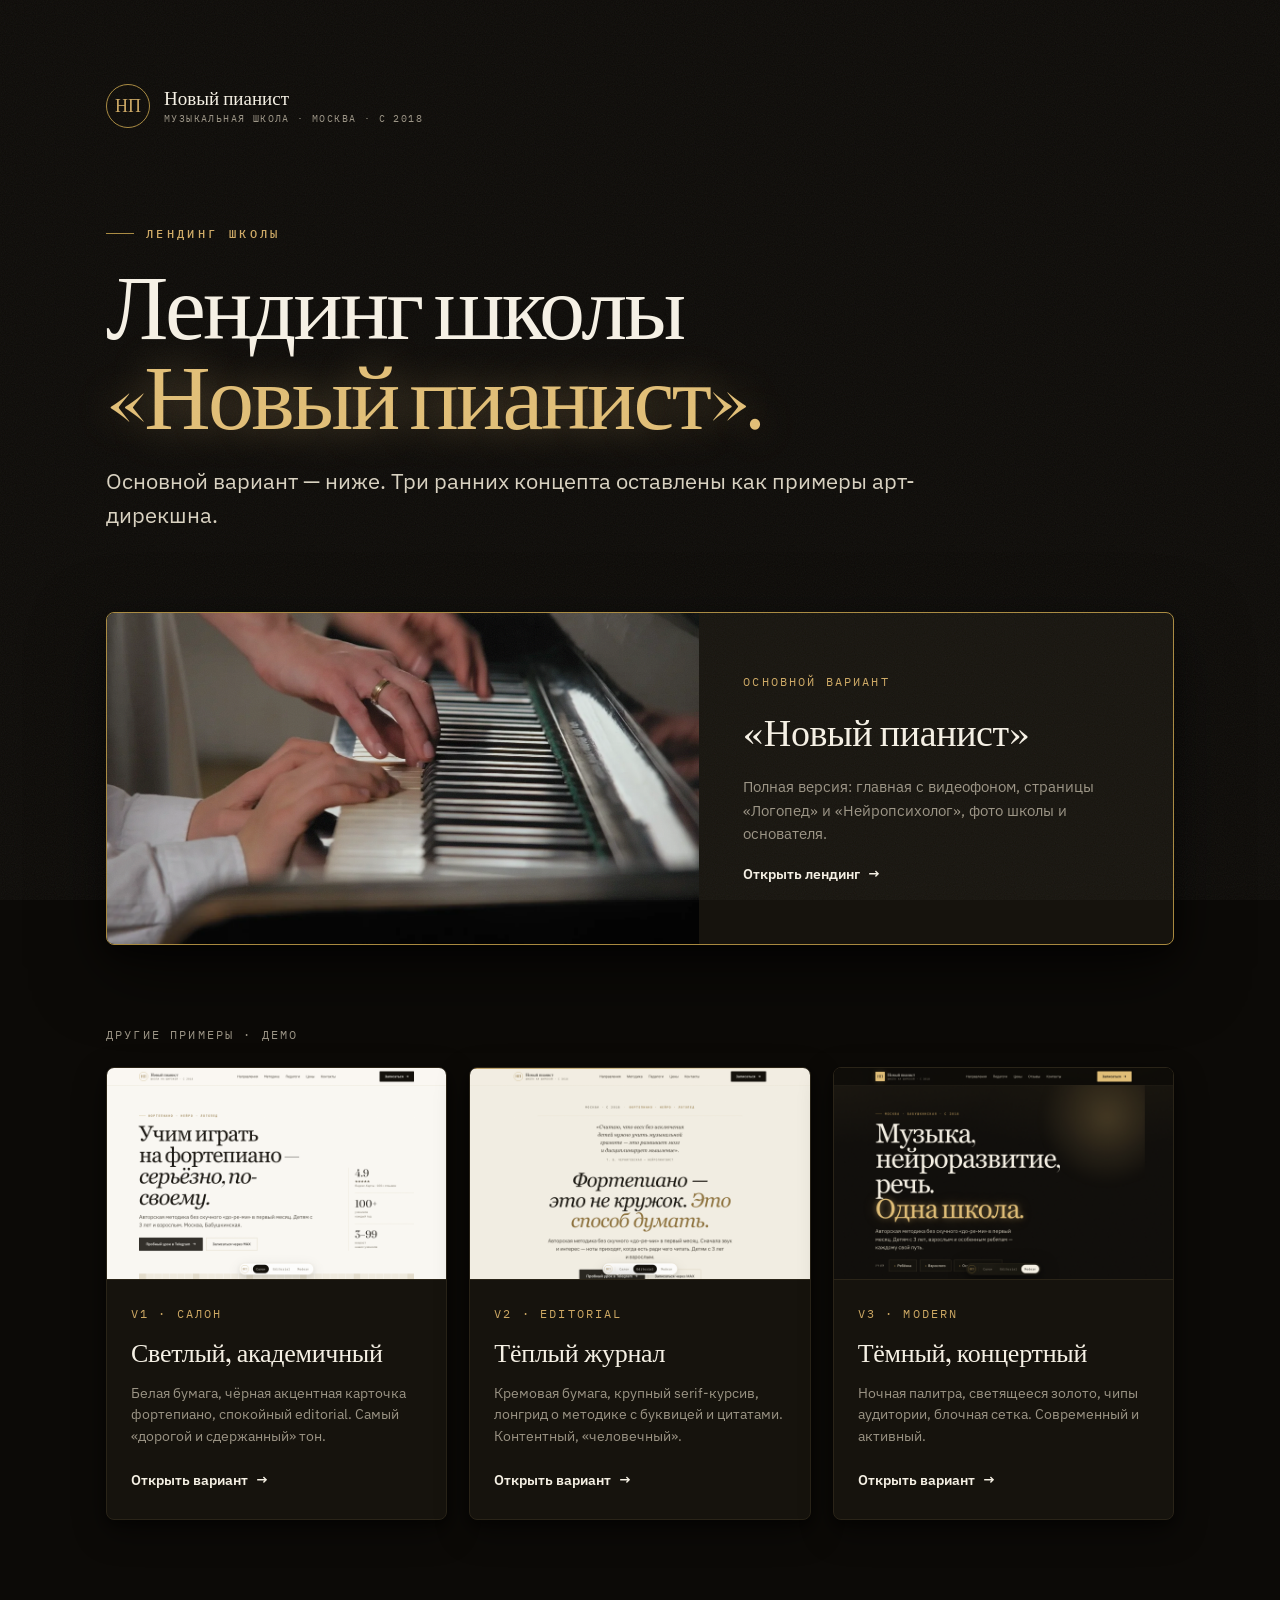
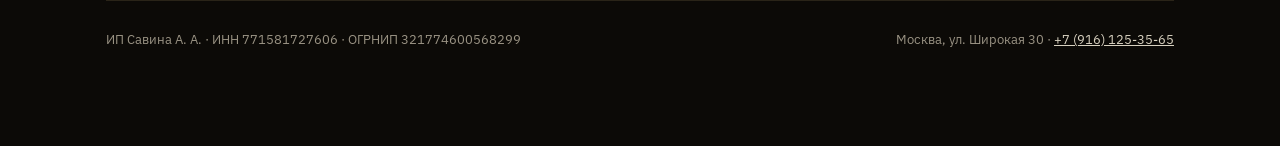
<file: index.html>
<!doctype html>
<html lang="ru" data-theme="dark">
<head>
<meta charset="utf-8">
<meta name="viewport" content="width=device-width,initial-scale=1">
<title>Новый пианист — лендинг школы</title>
<meta name="description" content="Лендинг музыкальной школы «Новый пианист»: основной вариант + три демо-концепта (Салон, Editorial, Modern).">
<link rel="preconnect" href="https://fonts.googleapis.com">
<link rel="preconnect" href="https://fonts.gstatic.com" crossorigin>
<link rel="stylesheet" href="./prototypes/_shared/tokens.css">
<link rel="stylesheet" href="./prototypes/_shared/base.css">
<style>
  body { padding-bottom: 0; }
  .cover { max-width: 1180px; margin: 0 auto; padding: clamp(40px,7vw,84px) clamp(20px,5vw,56px) 96px; }
  .cover-head { display: flex; align-items: center; gap: 14px; margin-bottom: clamp(48px,8vw,96px); }
  .cover-mark { width: 44px; height: 44px; display: grid; place-items: center; flex: none; font-family: 'Fraunces', serif; font-weight: 500; font-size: 18px; color: var(--gold); border: 1px solid var(--gold-soft); border-radius: 50%; }
  .cover-brand { font-family: 'Fraunces', serif; font-size: 19px; line-height: 1.1; display: flex; flex-direction: column; }
  .cover-brand small { font-family: 'IBM Plex Mono', monospace; font-size: 10px; letter-spacing: .14em; text-transform: uppercase; color: var(--hint); margin-top: 4px; }
  .cover-hero { max-width: 820px; margin-bottom: clamp(48px,7vw,80px); }
  .cover-hero .h1 { margin-bottom: 22px; }
  .cover-hero .gold-glow { color: var(--gold-bright); text-shadow: 0 0 40px color-mix(in srgb, var(--gold-bright) 45%, transparent); }
  .vmain { display: grid; grid-template-columns: 1.25fr 1fr; text-decoration: none; color: var(--fg); border: 1px solid var(--gold-soft); border-radius: 8px; overflow: hidden; background: var(--card); box-shadow: var(--shadow-lg); transition: transform .3s cubic-bezier(.2,.8,.2,1), box-shadow .3s, border-color .3s; margin-bottom: clamp(48px,7vw,80px); }
  .vmain:hover { transform: translateY(-8px); border-color: var(--gold); }
  .vmain-shot { overflow: hidden; background: var(--bg-deep); min-height: 280px; }
  .vmain-shot img { width: 100%; height: 100%; object-fit: cover; object-position: center; display: block; transition: transform .5s cubic-bezier(.2,.8,.2,1); }
  .vmain:hover .vmain-shot img { transform: scale(1.04); }
  .vmain-body { padding: clamp(28px,4vw,44px); display: flex; flex-direction: column; justify-content: center; }
  .vmain-name { font-family: 'Fraunces', serif; font-size: clamp(28px,3.4vw,38px); font-weight: 400; margin: 12px 0 12px; letter-spacing: -.01em; }
  .vmain .vcard-desc { min-height: 0; font-size: 15px; }
  .vmain:hover .vcard-go { color: var(--gold-bright); }
  .vmain:hover .vcard-go::after { transform: translateX(5px); }
  .others-label { font-family: 'IBM Plex Mono', monospace; font-size: 12px; letter-spacing: .18em; text-transform: uppercase; color: var(--hint); margin-bottom: 22px; }
  @media (max-width: 860px) { .vmain { grid-template-columns: 1fr; } .vmain-shot { aspect-ratio: 16/10; min-height: 0; } }
  .cards { display: grid; grid-template-columns: repeat(3, 1fr); gap: 22px; }
  .vcard { display: flex; flex-direction: column; text-decoration: none; color: var(--fg); border: 1px solid var(--border); border-radius: 8px; overflow: hidden; background: var(--card); box-shadow: var(--shadow-md); transition: transform .3s cubic-bezier(.2,.8,.2,1), box-shadow .3s, border-color .3s; }
  .vcard:hover { transform: translateY(-8px); box-shadow: var(--shadow-lg); border-color: var(--gold-soft); }
  .vcard-shot { aspect-ratio: 16/10; overflow: hidden; border-bottom: 1px solid var(--border); background: var(--bg-deep); }
  .vcard-shot img { width: 100%; height: 100%; object-fit: cover; object-position: top center; display: block; transition: transform .5s cubic-bezier(.2,.8,.2,1); }
  .vcard:hover .vcard-shot img { transform: scale(1.04); }
  .vcard-body { padding: 24px 24px 26px; }
  .vcard-k { font-family: 'IBM Plex Mono', monospace; font-size: 12px; letter-spacing: .18em; text-transform: uppercase; color: var(--gold); }
  .vcard-name { font-family: 'Fraunces', serif; font-size: 26px; font-weight: 400; margin: 10px 0 8px; letter-spacing: -.01em; }
  .vcard-desc { font-size: 14px; color: var(--hint); line-height: 1.55; margin: 0 0 18px; min-height: 64px; }
  .vcard-go { display: inline-flex; align-items: center; gap: 8px; font-weight: 600; font-size: 14px; color: var(--fg); }
  .vcard:hover .vcard-go { color: var(--gold-bright); }
  .vcard-go::after { content: "→"; transition: transform .25s; }
  .vcard:hover .vcard-go::after { transform: translateX(5px); }
  .cover-foot { margin-top: clamp(48px,7vw,80px); padding-top: 28px; border-top: 1px solid var(--border); color: var(--hint); font-size: 12.5px; line-height: 1.7; display: flex; justify-content: space-between; gap: 24px; flex-wrap: wrap; }
  .cover-foot a { color: var(--fg-soft); }
  @media (max-width: 860px) { .cards { grid-template-columns: 1fr; max-width: 460px; } .vcard-desc { min-height: 0; } }
</style>
</head>
<body>
<main class="cover">
  <div class="cover-head">
    <span class="cover-mark">НП</span>
    <span class="cover-brand">Новый пианист<small>музыкальная школа · Москва · с 2018</small></span>
  </div>

  <header class="cover-hero">
    <div class="eyebrow reveal d1">Лендинг школы</div>
    <h1 class="h1 reveal d2">Лендинг школы <span class="gold-glow">«Новый пианист».</span></h1>
    <p class="lede reveal d3">Основной вариант — ниже. Три ранних концепта оставлены как примеры арт-дирекшна.</p>
  </header>

  <a class="vmain reveal d3" href="./piano/index.html">
    <div class="vmain-shot"><img src="./piano/assets/hero-keys.webp" alt="Превью основного лендинга" loading="lazy"></div>
    <div class="vmain-body">
      <div class="vcard-k">Основной вариант</div>
      <div class="vmain-name">«Новый пианист»</div>
      <p class="vcard-desc">Полная версия: главная с видеофоном, страницы «Логопед» и «Нейропсихолог», фото школы и основателя.</p>
      <span class="vcard-go">Открыть лендинг</span>
    </div>
  </a>

  <div class="others-label reveal d4">Другие примеры · демо</div>
  <div class="cards">
    <a class="vcard reveal d3" href="./prototypes/v1-salon/index.html">
      <div class="vcard-shot"><img src="./cover/v1-salon.png" alt="Превью варианта Салон" loading="lazy"></div>
      <div class="vcard-body">
        <div class="vcard-k">V1 · Салон</div>
        <div class="vcard-name">Светлый, академичный</div>
        <p class="vcard-desc">Белая бумага, чёрная акцентная карточка фортепиано, спокойный editorial. Самый «дорогой и сдержанный» тон.</p>
        <span class="vcard-go">Открыть вариант</span>
      </div>
    </a>
    <a class="vcard reveal d4" href="./prototypes/v2-editorial/index.html">
      <div class="vcard-shot"><img src="./cover/v2-editorial.png" alt="Превью варианта Editorial" loading="lazy"></div>
      <div class="vcard-body">
        <div class="vcard-k">V2 · Editorial</div>
        <div class="vcard-name">Тёплый журнал</div>
        <p class="vcard-desc">Кремовая бумага, крупный serif-курсив, лонгрид о методике с буквицей и цитатами. Контентный, «человечный».</p>
        <span class="vcard-go">Открыть вариант</span>
      </div>
    </a>
    <a class="vcard reveal d5" href="./prototypes/v3-modern/index.html">
      <div class="vcard-shot"><img src="./cover/v3-modern.png" alt="Превью варианта Modern" loading="lazy"></div>
      <div class="vcard-body">
        <div class="vcard-k">V3 · Modern</div>
        <div class="vcard-name">Тёмный, концертный</div>
        <p class="vcard-desc">Ночная палитра, светящееся золото, чипы аудитории, блочная сетка. Современный и активный.</p>
        <span class="vcard-go">Открыть вариант</span>
      </div>
    </a>
  </div>

  <div class="cover-foot">
    <span>ИП Савина А. А. · ИНН 771581727606 · ОГРНИП 321774600568299</span>
    <span>Москва, ул. Широкая 30 · <a href="tel:+79161253565">+7 (916) 125-35-65</a></span>
  </div>
</main>
</body>
</html>
</file>
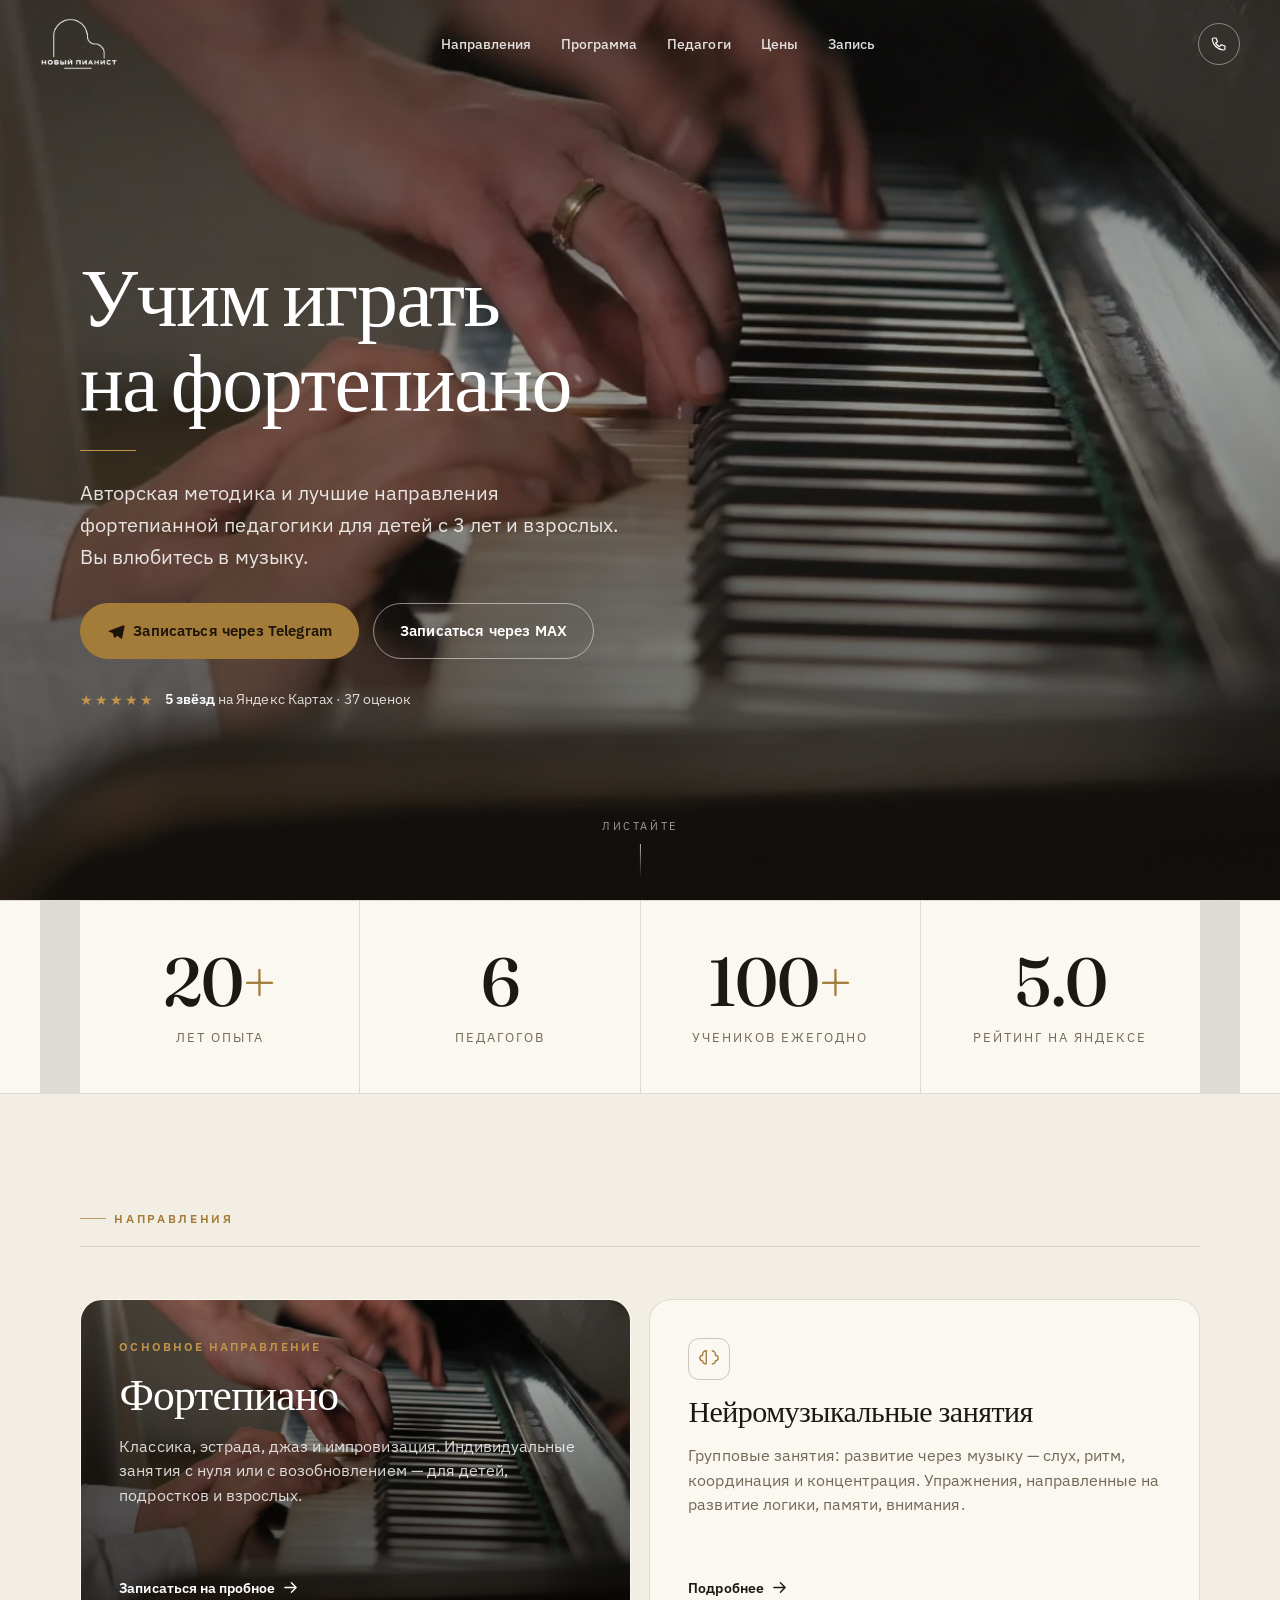
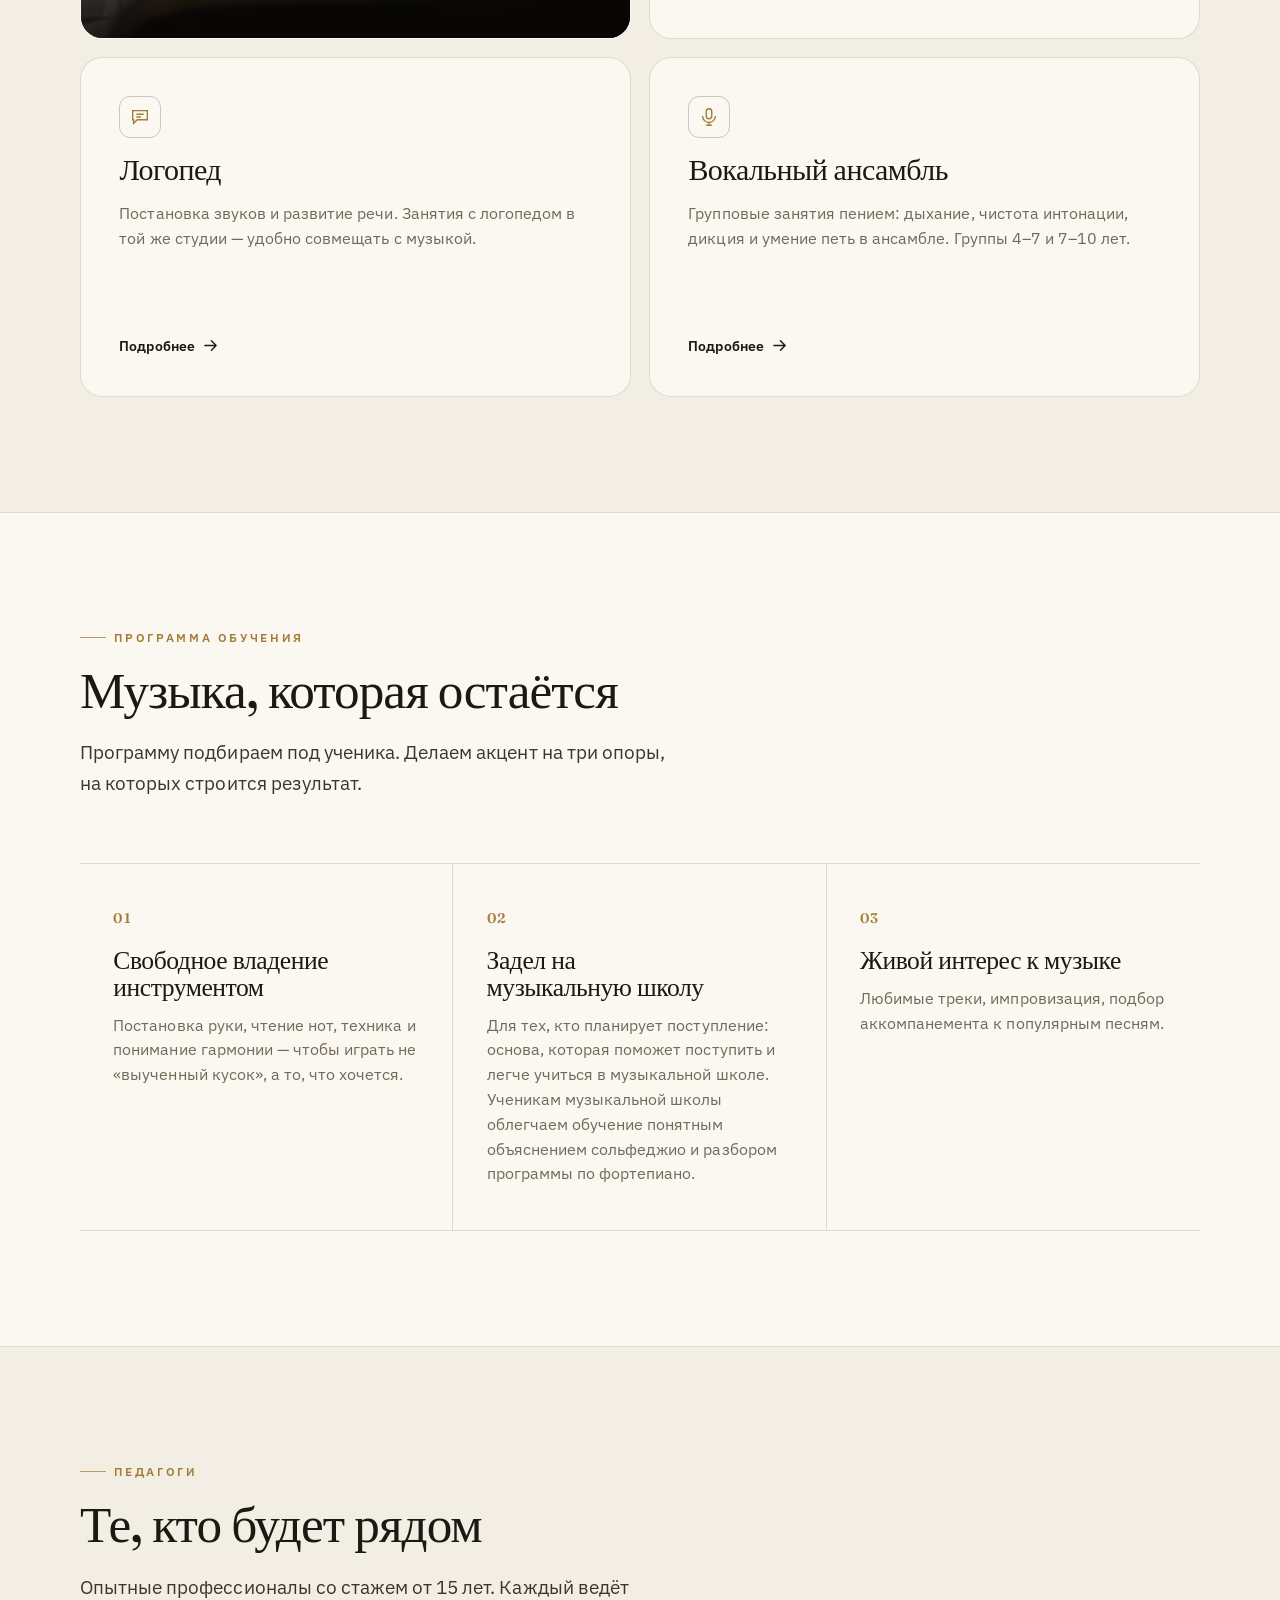
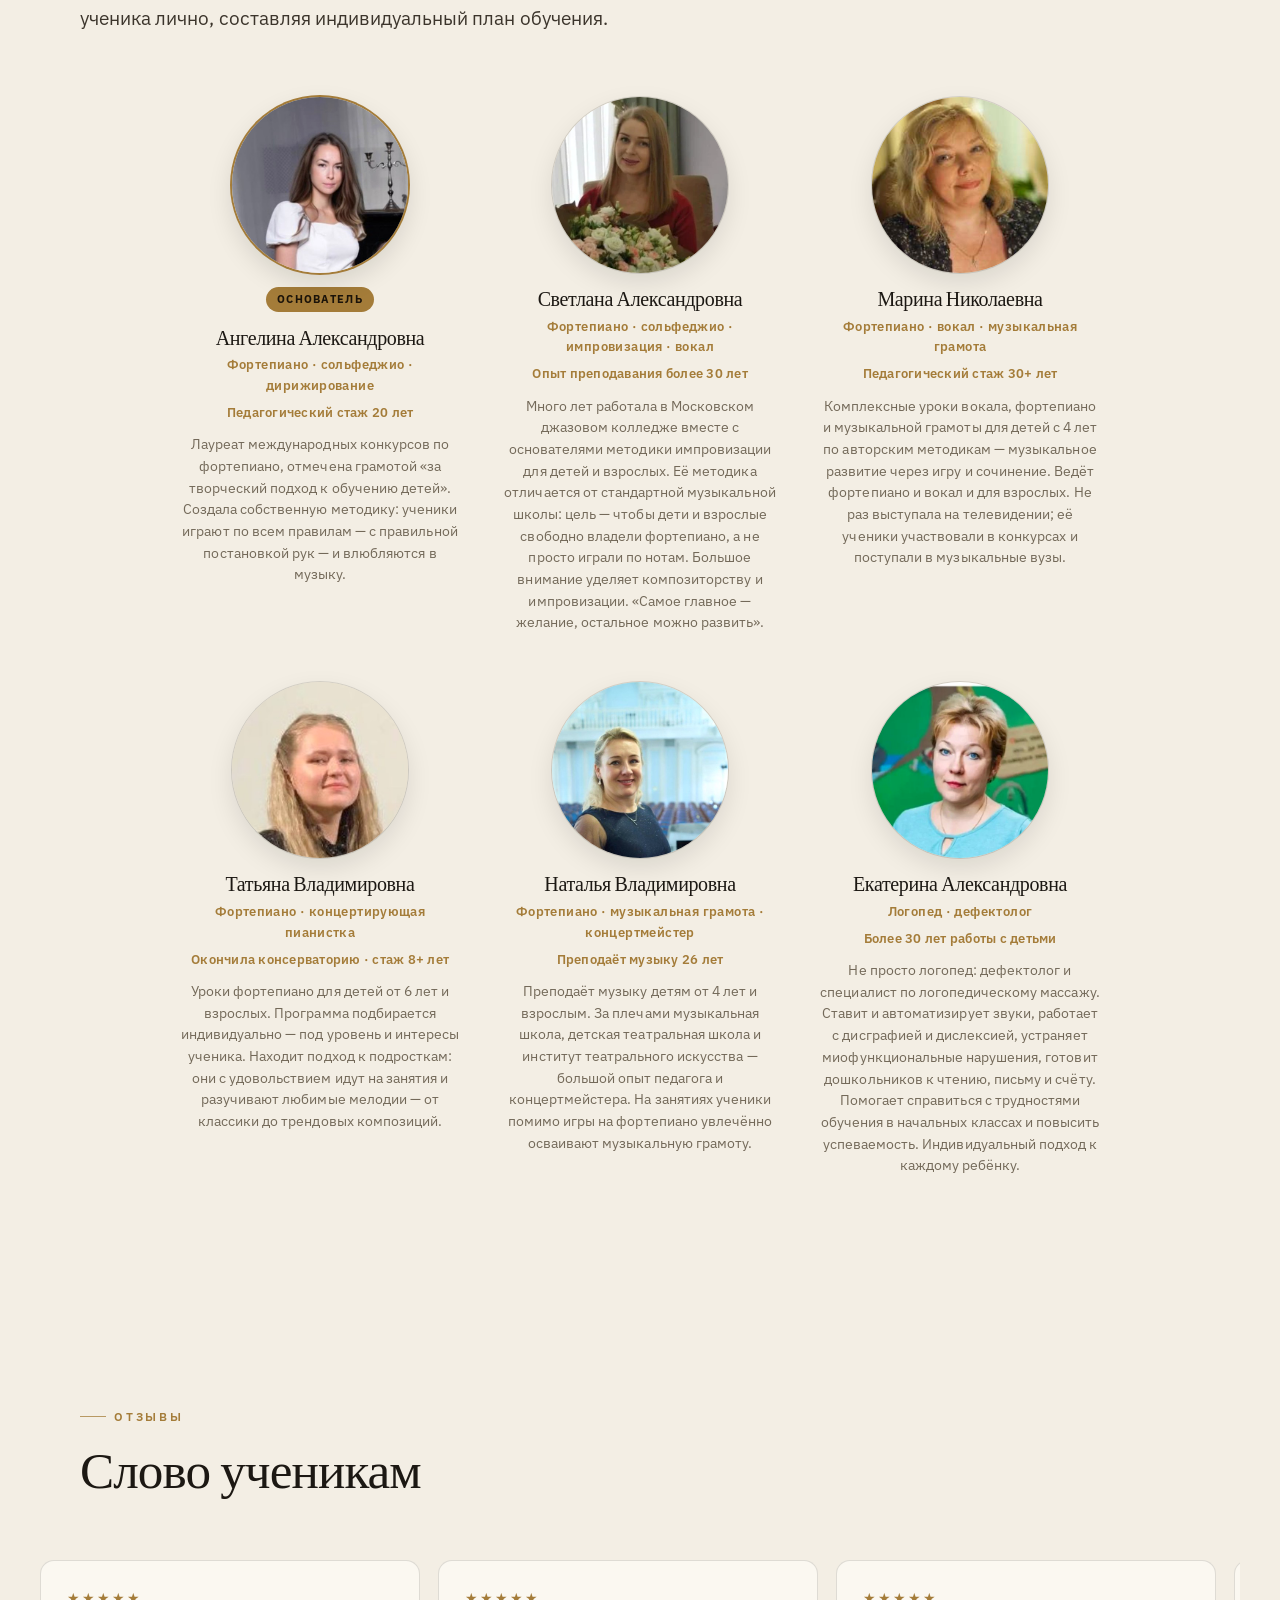
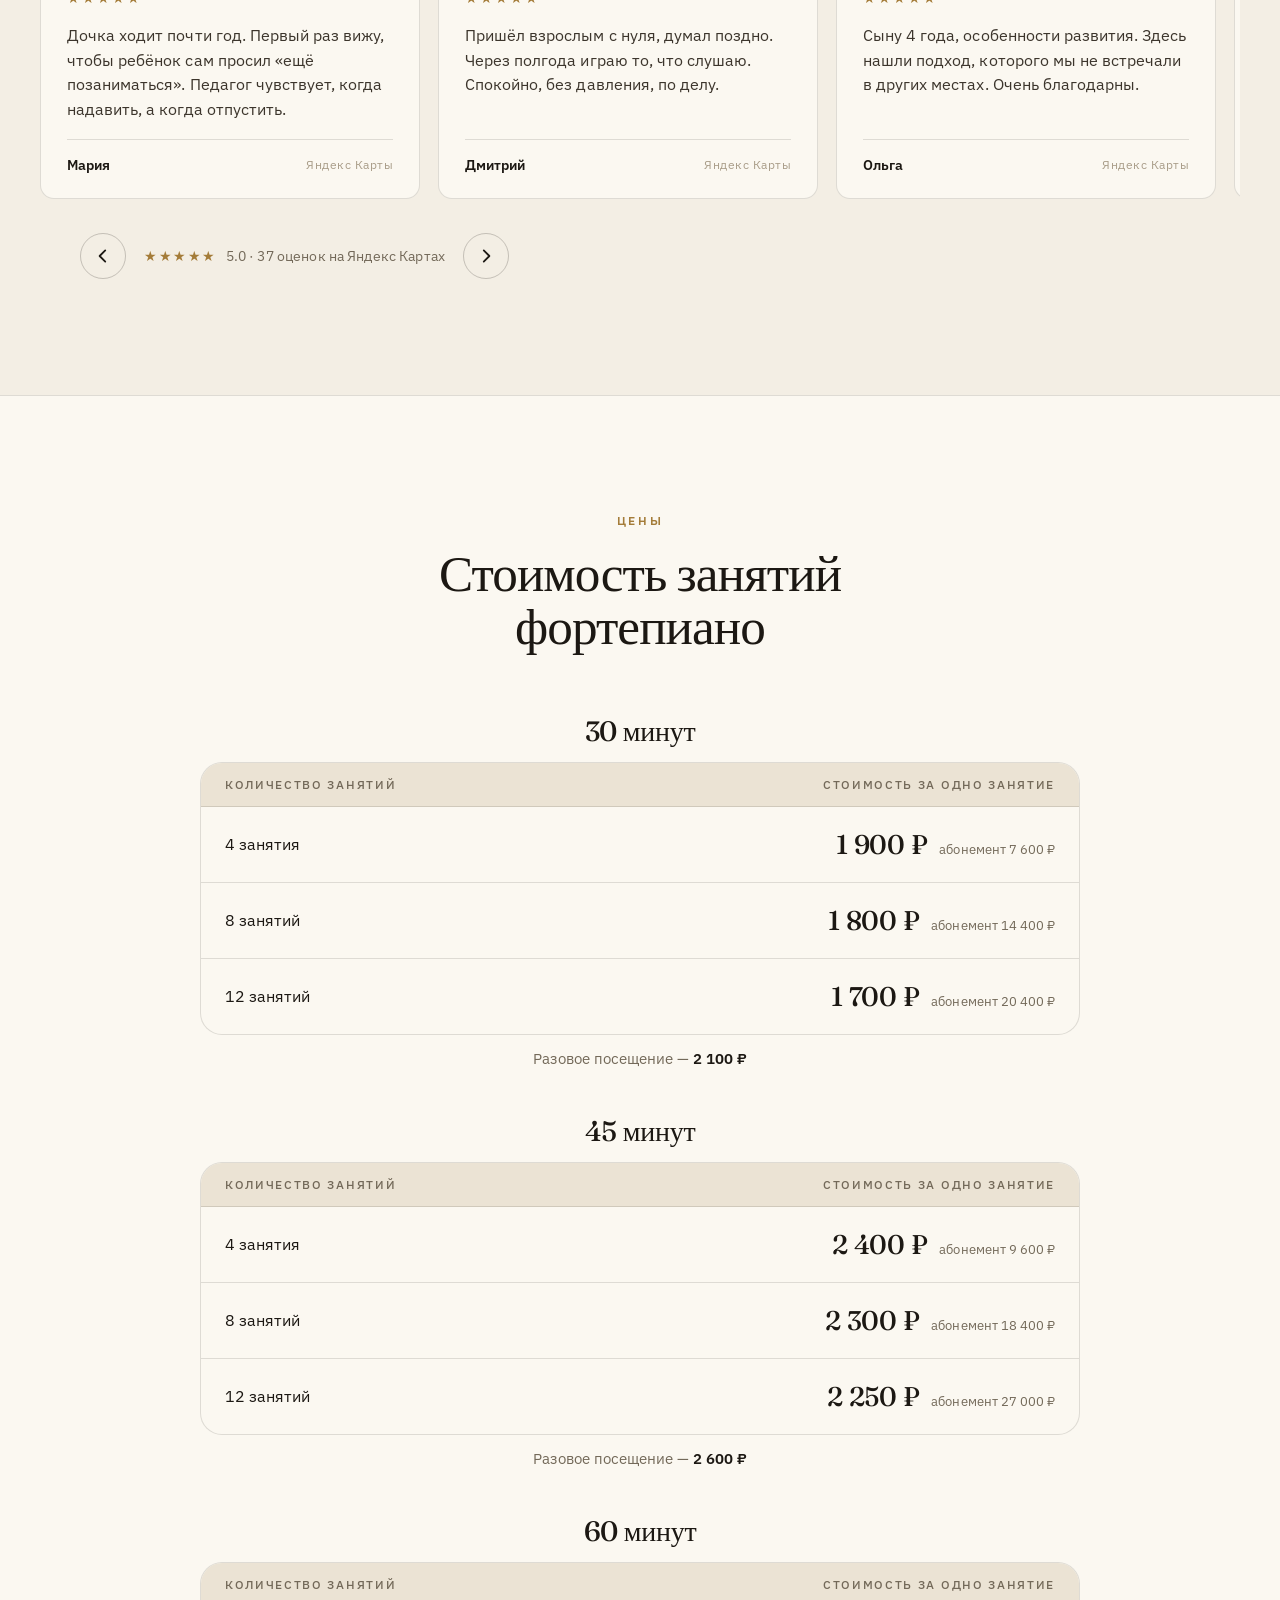
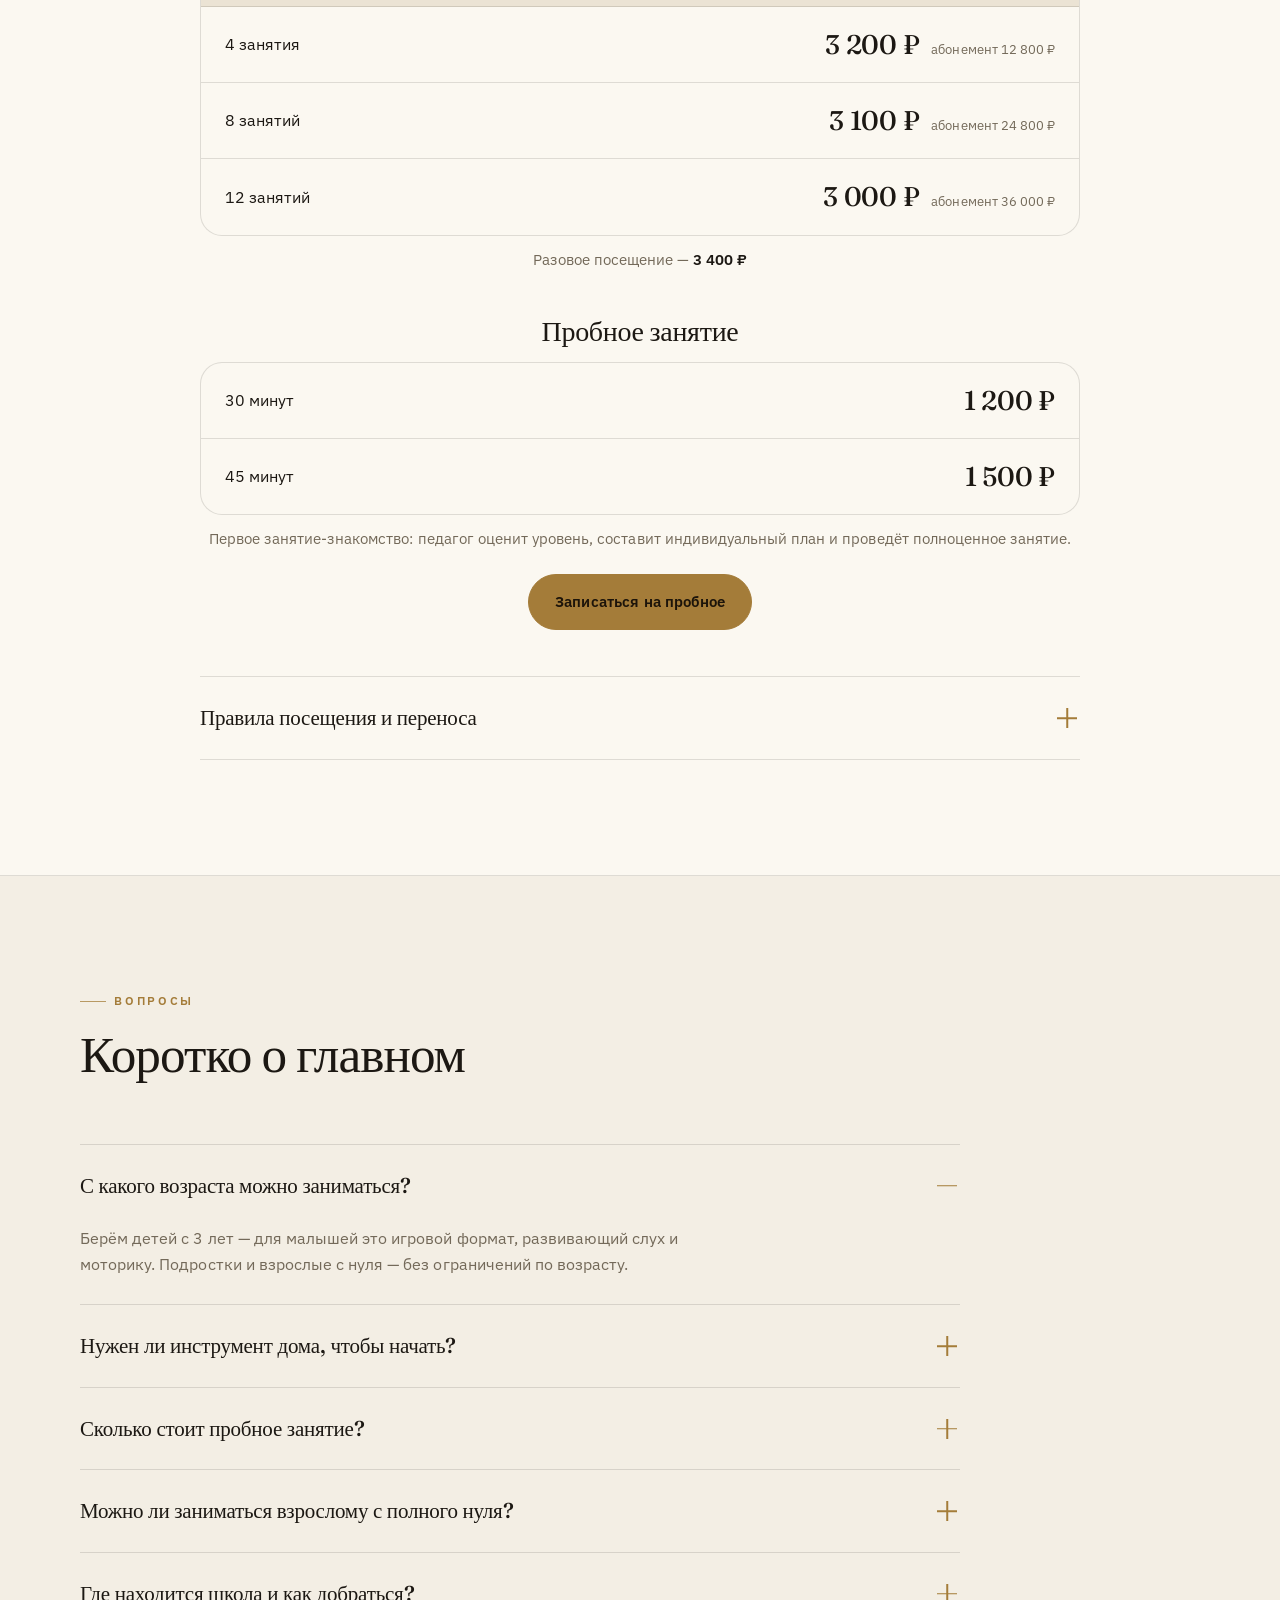
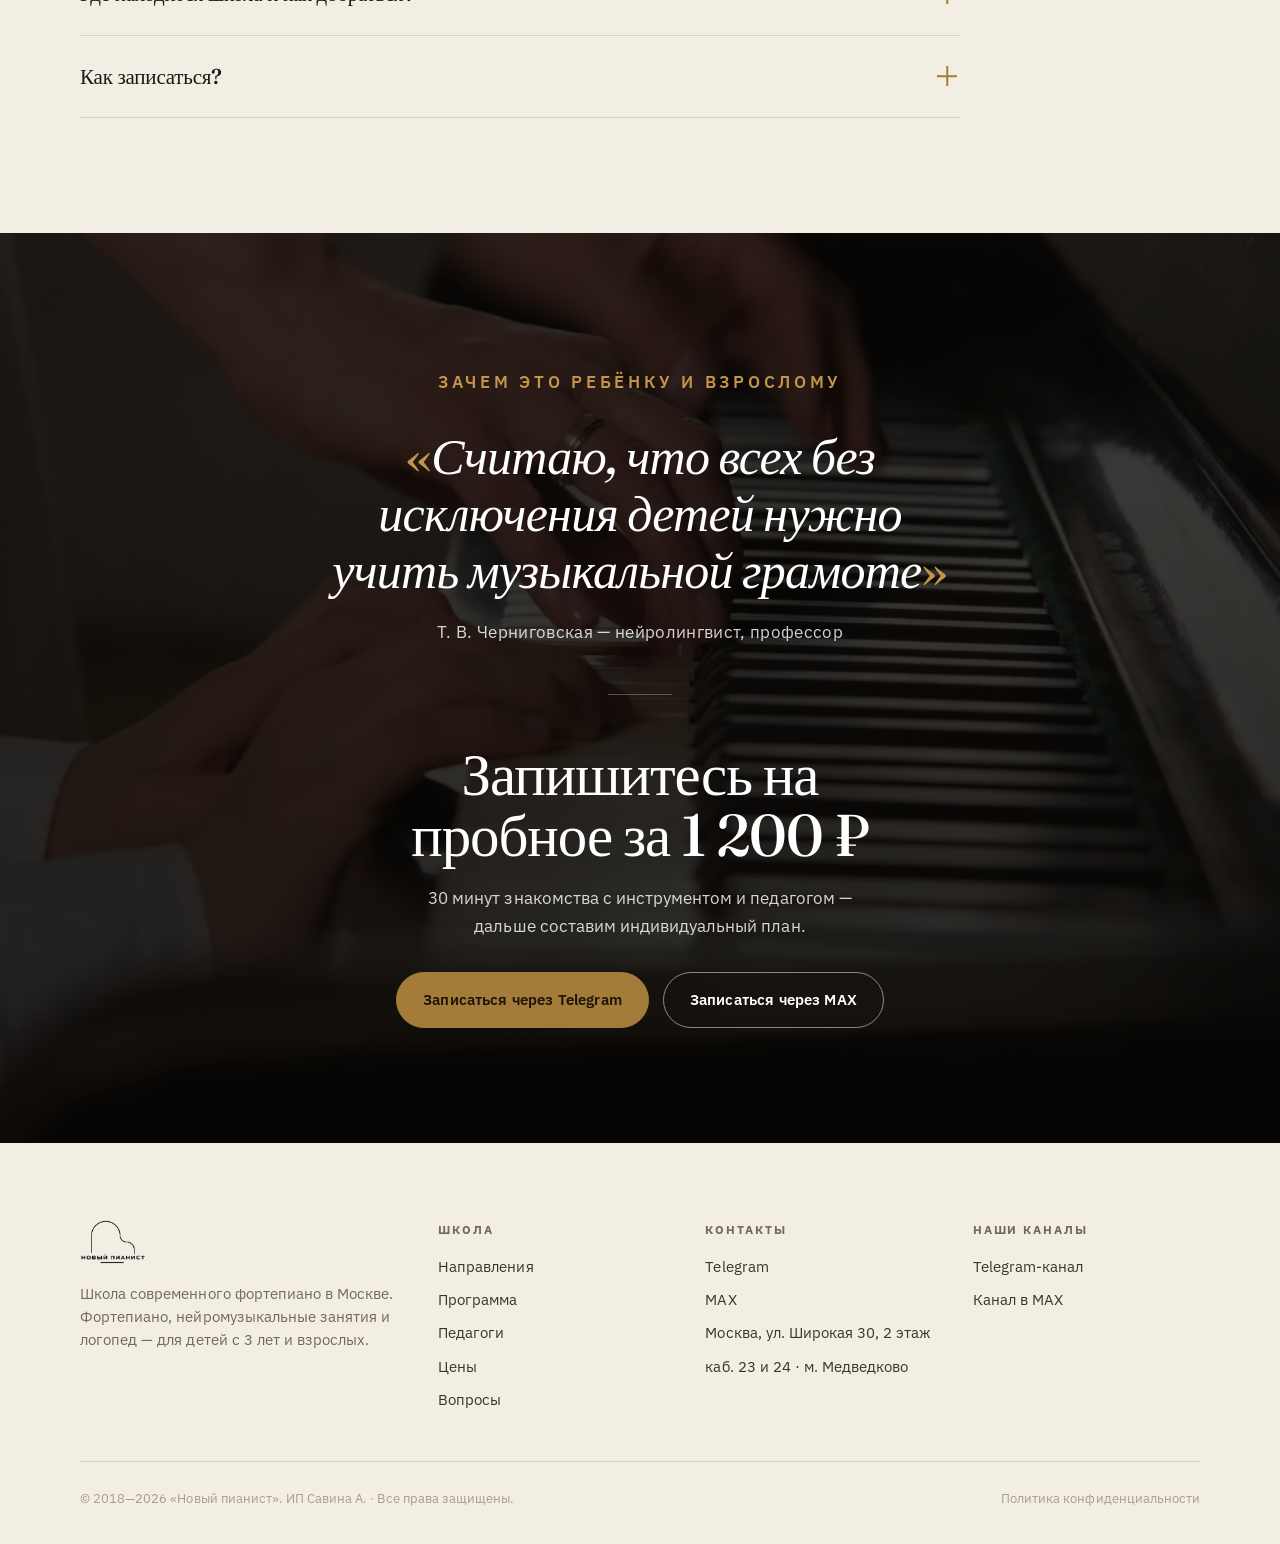
<file: piano/index.html>
<!DOCTYPE html>
<html lang="ru" data-theme="warm">
<head>
<meta charset="UTF-8" />
<meta name="viewport" content="width=device-width, initial-scale=1" />

<title>Новый пианист — школа фортепиано, нейроразвитие и логопед | Москва, Медведково</title>
<meta name="description" content="Учим играть на фортепиано детей с 3 лет и взрослых по своей методике. 6 педагогов, рейтинг 5.0 на Яндексе, с 2018 года. Также нейромузыкальные занятия и логопед. Пробное занятие — 1200 ₽. М. Медведково, ул. Широкая 30." />
<meta name="keywords" content="обучение фортепиано москва, уроки фортепиано медведково, школа фортепиано детям, фортепиано с нуля взрослым, музыкальная школа медведково, нейромузыкальные занятия, логопед свао" />
<link rel="canonical" href="https://новыйпианист.рф/" />

<!-- Open Graph -->
<meta property="og:type" content="website" />
<meta property="og:locale" content="ru_RU" />
<meta property="og:title" content="Новый пианист — школа фортепиано в Москве" />
<meta property="og:description" content="Фортепиано для детей с 3 лет и взрослых. Авторская методика, 6 педагогов, 5.0 на Яндексе. Пробное занятие — 1200 ₽." />
<meta property="og:image" content="assets/hero-keys.webp" />
<meta name="twitter:card" content="summary_large_image" />

<!-- Fonts -->
<link rel="preconnect" href="https://fonts.googleapis.com" />
<link rel="preconnect" href="https://fonts.gstatic.com" crossorigin />
<link href="https://fonts.googleapis.com/css2?family=Fraunces:ital,opsz,wght@0,9..144,400;0,9..144,500;0,9..144,600;1,9..144,440;1,9..144,500&family=IBM+Plex+Sans:wght@400;500;600;700&family=Unbounded:wght@500;600;700&display=swap" rel="stylesheet" />

<link rel="stylesheet" href="styles.css" />

<!--
  HERO BACKGROUND VIDEO — источник: VK video229892448_456239017
  https://vk.com/video229892448_456239017
  Положить файл по пути assets/hero.mp4 — он подхватится автоматически.
  До этого показывается постер hero-keys.webp с медленным ken-burns.
-->

<!-- Schema.org -->
<script type="application/ld+json">
{
  "@context": "https://schema.org",
  "@type": "MusicSchool",
  "name": "Новый пианист",
  "description": "Школа современного фортепиано в Москве. Индивидуальные занятия для детей с 3 лет и взрослых, нейромузыкальные занятия, логопед.",
  "url": "https://новыйпианист.рф/",
  "telephone": "+7-916-125-35-65",
  "image": "assets/hero-keys.webp",
  "priceRange": "₽₽",
  "address": {
    "@type": "PostalAddress",
    "streetAddress": "ул. Широкая, 30, 2 этаж, каб. 23 и 24",
    "addressLocality": "Москва",
    "addressCountry": "RU"
  },
  "geo": { "@type": "GeoCoordinates", "latitude": 55.872, "longitude": 37.665 },
  "openingHours": "Mo-Su 10:00-21:00",
  "aggregateRating": {
    "@type": "AggregateRating",
    "ratingValue": "5.0",
    "ratingCount": "37",
    "reviewCount": "33",
    "bestRating": "5"
  },
  "founder": { "@type": "Person", "name": "Ангелина Савина" }
}
</script>
<script type="application/ld+json">
{
  "@context": "https://schema.org",
  "@type": "FAQPage",
  "mainEntity": [
    {"@type":"Question","name":"С какого возраста можно заниматься фортепиано?","acceptedAnswer":{"@type":"Answer","text":"Берём детей с 3 лет — для малышей это игровой формат, развивающий слух и моторику. Подростки и взрослые с нуля — без ограничений по возрасту."}},
    {"@type":"Question","name":"Нужен ли инструмент дома для начала занятий?","acceptedAnswer":{"@type":"Answer","text":"Для первых занятий инструмент дома не обязателен. Когда станет понятно, что занятия в радость, поможем выбрать подходящий вариант под бюджет."}},
    {"@type":"Question","name":"Сколько стоит пробное занятие?","acceptedAnswer":{"@type":"Answer","text":"Пробное занятие — 1200 ₽ за 30 минут или 1500 ₽ за 45 минут. На нём педагог проводит полноценное занятие, чтобы оценить уровень ученика и составить индивидуальный план."}},
    {"@type":"Question","name":"Где находится школа?","acceptedAnswer":{"@type":"Answer","text":"Москва, ул. Широкая 30, 2 этаж, каб. 23 и 24, в пяти минутах от метро Медведково (СВАО)."}}
  ]
}
</script>
</head>
<body>

<!-- ============================ HEADER ============================ -->
<header class="site-header" id="header">
  <a class="brand" href="#top" aria-label="Новый пианист — на главную">
    <img class="mark mark-white" src="assets/logo-mark-white.png" width="78" height="52" alt="Новый пианист">
    <img class="mark mark-dark" src="assets/logo-mark-dark.png" width="78" height="52" alt="Новый пианист">
  </a>

  <nav class="nav" aria-label="Основная навигация">
    <a href="#directions">Направления</a>
    <a href="#program">Программа</a>
    <a href="#team">Педагоги</a>
    <a href="#pricing">Цены</a>
    <a href="#zayavka">Запись</a>
  </nav>

  <div class="header-cta">
    <a class="call-btn" href="tel:+79161253565" aria-label="Позвонить +7 916 125-35-65">
      <svg viewBox="0 0 24 24" fill="none" stroke="currentColor" stroke-width="1.6"><path d="M5 4h3l2 5-2.5 1.5a11 11 0 0 0 5 5L15 13l5 2v3a2 2 0 0 1-2 2A16 16 0 0 1 3 6a2 2 0 0 1 2-2Z"/></svg>
    </a>
    <button class="menu-btn" id="menuBtn" aria-label="Открыть меню" aria-expanded="false">
      <svg width="26" height="26" viewBox="0 0 26 26" fill="none"><line x1="3" y1="8" x2="23" y2="8" stroke="currentColor" stroke-width="1.6"/><line x1="3" y1="14" x2="23" y2="14" stroke="currentColor" stroke-width="1.6"/><line x1="3" y1="20" x2="23" y2="20" stroke="currentColor" stroke-width="1.6"/></svg>
    </button>
  </div>
</header>

<!-- mobile drawer -->
<div class="drawer" id="drawer" aria-hidden="true">
  <button class="x" id="drawerClose" aria-label="Закрыть меню">&times;</button>
  <nav>
    <a href="#directions">Направления</a>
    <a href="#program">Программа</a>
    <a href="#team">Педагоги</a>
    <a href="#pricing">Цены</a>
    <a href="#zayavka">Запись</a>
  </nav>
  <a class="btn btn-primary" href="tg://resolve?domain=newpianist_bot&start=lp_drawer" target="_blank" rel="noopener">Записаться через Telegram</a>
  <a class="btn btn-outline" href="https://max.ru/id771402577192_1_bot?start=lp_drawer" target="_blank" rel="noopener">Записаться через MAX</a>
</div>

<span id="top"></span>

<!-- ============================ HERO ============================ -->
<section class="hero on-dark" data-screen-label="Hero">
  <div class="hero-media" id="heroMedia">
    <video id="heroVideo" autoplay muted loop playsinline poster="assets/hero-keys.webp" preload="none" data-src="assets/hero.mp4"></video>
    <img class="ken" id="heroImg" src="assets/hero-keys.webp" alt="Руки на клавишах фортепиано" />
  </div>
  <div class="hero-scrim"></div>
  <div class="hero-grain"></div>

  <div class="hero-inner">
    <h1 id="heroTitle">Учим играть на&nbsp;фортепиано</h1>
    <div class="hairline"></div>
    <p class="hero-sub">Авторская методика и лучшие направления фортепианной педагогики для детей с 3 лет и взрослых. Вы влюбитесь в музыку.</p>
    <div class="hero-cta">
      <a class="btn btn-primary" href="tg://resolve?domain=newpianist_bot&start=lp_hero" target="_blank" rel="noopener">
        <svg viewBox="0 0 24 24" fill="currentColor" aria-hidden="true"><path d="M21.9 4.3 2.9 11.6c-1.1.4-1.1 1.1-.2 1.4l4.8 1.5 1.9 5.9c.2.6.4.8.9.8.5 0 .7-.2 1-.5l2.3-2.3 4.9 3.6c.9.5 1.5.2 1.7-.8l3.2-15c.3-1.3-.5-1.8-1.3-1.4Z"/></svg>
        Записаться через Telegram
      </a>
      <a class="btn btn-outline" href="https://max.ru/id771402577192_1_bot?start=lp_hero" target="_blank" rel="noopener">Записаться через MAX</a>
    </div>
    <div class="rating-chip">
      <span class="stars">★★★★★</span>
      <span><b>5 звёзд</b> на Яндекс&nbsp;Картах · 37 оценок</span>
    </div>
  </div>

  <div class="scroll-hint" aria-hidden="true">Листайте<span></span></div>
</section>

<!-- ============================ STATS ============================ -->
<section class="stats" aria-label="Школа в цифрах" style="padding-block:0">
  <div class="wrap">
    <div class="stat reveal"><div class="v">20<span>+</span></div><div class="l">лет опыта</div></div>
    <div class="stat reveal"><div class="v">6</div><div class="l">педагогов</div></div>
    <div class="stat reveal"><div class="v">100<span>+</span></div><div class="l">учеников ежегодно</div></div>
    <div class="stat reveal"><div class="v">5.0</div><div class="l">рейтинг на Яндексе</div></div>
  </div>
</section>

<!-- ============================ DIRECTIONS ============================ -->
<section id="directions" data-screen-label="Направления">
  <div class="wrap">
    <div class="eyebrow-row">
      <p class="eyebrow">Направления</p>
    </div>

    <div class="directions-grid">
      <article class="dir-card primary reveal">
        <div class="dir-media"><img src="assets/hero-keys.webp" alt="Занятие фортепиано" loading="lazy" /></div>
        <span class="dir-tag">Основное направление</span>
        <h3>Фортепиано</h3>
        <p>Классика, эстрада, джаз и импровизация. Индивидуальные занятия с нуля или с возобновлением — для детей, подростков и взрослых.</p>
        <a class="dir-link" href="#zayavka">Записаться на пробное
          <svg viewBox="0 0 16 16" fill="none"><path d="M2 8h12M9 3l5 5-5 5" stroke="currentColor" stroke-width="1.5" stroke-linecap="round" stroke-linejoin="round"/></svg>
        </a>
      </article>

      <article class="dir-card reveal">
        <div class="dir-icon"><svg viewBox="0 0 24 24" fill="none" stroke="currentColor" stroke-width="1.5"><path d="M9 3a4 4 0 0 0-4 4v1a3 3 0 0 0 0 6 3 3 0 0 0 4 3V5a2 2 0 0 0-0-2Z"/><path d="M15 3a4 4 0 0 1 4 4v1a3 3 0 0 1 0 6 3 3 0 0 1-4 3"/></svg></div>
        <h3>Нейромузыкальные занятия</h3>
        <p>Групповые занятия: развитие через музыку — слух, ритм, координация и концентрация. Упражнения, направленные на развитие логики, памяти, внимания.</p>
        <a class="dir-link" href="neuro.html">Подробнее
          <svg viewBox="0 0 16 16" fill="none"><path d="M2 8h12M9 3l5 5-5 5" stroke="currentColor" stroke-width="1.5" stroke-linecap="round" stroke-linejoin="round"/></svg>
        </a>
      </article>

      <article class="dir-card reveal">
        <div class="dir-icon"><svg viewBox="0 0 24 24" fill="none" stroke="currentColor" stroke-width="1.5"><path d="M4 5h16v10H9l-4 4v-4H4z"/><path d="M8 9h8M8 12h5"/></svg></div>
        <h3>Логопед</h3>
        <p>Постановка звуков и развитие речи. Занятия с логопедом в той же студии — удобно совмещать с музыкой.</p>
        <a class="dir-link" href="logoped.html">Подробнее
          <svg viewBox="0 0 16 16" fill="none"><path d="M2 8h12M9 3l5 5-5 5" stroke="currentColor" stroke-width="1.5" stroke-linecap="round" stroke-linejoin="round"/></svg>
        </a>
      </article>

      <article class="dir-card reveal">
        <div class="dir-icon"><svg viewBox="0 0 24 24" fill="none" stroke="currentColor" stroke-width="1.5"><path d="M12 3a3 3 0 0 0-3 3v5a3 3 0 0 0 6 0V6a3 3 0 0 0-3-3Z"/><path d="M5 11a7 7 0 0 0 14 0M12 18v3M9 21h6"/></svg></div>
        <h3>Вокальный ансамбль</h3>
        <p>Групповые занятия пением: дыхание, чистота интонации, дикция и умение петь в ансамбле. Группы 4–7 и 7–10 лет.</p>
        <a class="dir-link" href="vokal.html">Подробнее
          <svg viewBox="0 0 16 16" fill="none"><path d="M2 8h12M9 3l5 5-5 5" stroke="currentColor" stroke-width="1.5" stroke-linecap="round" stroke-linejoin="round"/></svg>
        </a>
      </article>
    </div>
  </div>
</section>

<!-- ============================ PROGRAM / PILLARS ============================ -->
<section id="program" class="science" data-screen-label="Программа">
  <div class="wrap">
    <div class="section-head">
      <p class="eyebrow">Программа обучения</p>
      <h2>Музыка, которая остаётся</h2>
      <p class="lead">Программу подбираем под ученика. Делаем акцент на три опоры, на которых строится результат.</p>
    </div>
    <div class="pillars">
      <div class="pillar reveal">
        <div class="num">01</div>
        <h3>Свободное владение инструментом</h3>
        <p>Постановка руки, чтение нот, техника и понимание гармонии — чтобы играть не «выученный кусок», а то, что хочется.</p>
      </div>
      <div class="pillar reveal">
        <div class="num">02</div>
        <h3>Задел на музыкальную школу</h3>
        <p>Для тех, кто планирует поступление: основа, которая поможет поступить и легче учиться в музыкальной школе. Ученикам музыкальной школы облегчаем обучение понятным объяснением сольфеджио и разбором программы по фортепиано.</p>
      </div>
      <div class="pillar reveal">
        <div class="num">03</div>
        <h3>Живой интерес к музыке</h3>
        <p>Любимые треки, импровизация, подбор аккомпанемента к популярным песням.</p>
      </div>
    </div>
  </div>
</section>

<!-- ============================ TEAM ============================ -->
<section id="team" data-screen-label="Педагоги">
  <div class="wrap">
    <div class="section-head">
      <p class="eyebrow">Педагоги</p>
      <h2>Те, кто будет рядом</h2>
      <p class="lead">Опытные профессионалы со стажем от 15&nbsp;лет. Каждый ведёт ученика лично, составляя индивидуальный план обучения.</p>
    </div>
    <div class="team-grid">
      <article class="person is-founder reveal">
        <div class="photo">
          <img src="assets/savina-founder-sq.jpg" alt="Ангелина Александровна — основатель школы «Новый пианист»" loading="lazy" />
        </div>
        <span class="badge">Основатель</span>
        <h3>Ангелина Александровна</h3>
        <div class="role">Фортепиано · сольфеджио · дирижирование</div>
        <p class="exp">Педагогический стаж 20 лет</p>
        <p>Лауреат международных конкурсов по фортепиано, отмечена грамотой «за творческий подход к обучению детей». Создала собственную методику: ученики играют по всем правилам — с правильной постановкой рук — и влюбляются в музыку.</p>
      </article>

      <article class="person reveal">
        <div class="photo">
          <img src="assets/teacher-svetlana-sq.jpg" alt="Светлана Александровна — ведущий преподаватель фортепиано, сольфеджио, импровизации и вокала" loading="lazy" />
        </div>
        <h3>Светлана Александровна</h3>
        <div class="role">Фортепиано · сольфеджио · импровизация · вокал</div>
        <p class="exp">Опыт преподавания более 30 лет</p>
        <p>Много лет работала в Московском джазовом колледже вместе с основателями методики импровизации для детей и взрослых. Её методика отличается от стандартной музыкальной школы: цель — чтобы дети и взрослые свободно владели фортепиано, а не просто играли по нотам. Большое внимание уделяет композиторству и импровизации. «Самое главное — желание, остальное можно развить».</p>
      </article>

      <article class="person reveal">
        <div class="photo">
          <img src="assets/teacher-marina-sq.jpg" alt="Марина Николаевна — педагог фортепиано и вокала" loading="lazy" />
        </div>
        <h3>Марина Николаевна</h3>
        <div class="role">Фортепиано · вокал · музыкальная грамота</div>
        <p class="exp">Педагогический стаж 30+ лет</p>
        <p>Комплексные уроки вокала, фортепиано и музыкальной грамоты для детей с 4 лет по авторским методикам — музыкальное развитие через игру и сочинение. Ведёт фортепиано и вокал и для взрослых. Не раз выступала на телевидении; её ученики участвовали в конкурсах и поступали в музыкальные вузы.</p>
      </article>

      <article class="person reveal">
        <div class="photo">
          <img src="assets/teacher-tatiana-sq.jpg" alt="Татьяна Владимировна — педагог фортепиано, концертирующая пианистка" loading="lazy" />
        </div>
        <h3>Татьяна Владимировна</h3>
        <div class="role">Фортепиано · концертирующая пианистка</div>
        <p class="exp">Окончила консерваторию · стаж 8+ лет</p>
        <p>Уроки фортепиано для детей от 6 лет и взрослых. Программа подбирается индивидуально — под уровень и интересы ученика. Находит подход к подросткам: они с удовольствием идут на занятия и разучивают любимые мелодии — от классики до трендовых композиций.</p>
      </article>

      <article class="person reveal">
        <div class="photo">
          <img src="assets/teacher-natalia-sq.jpg" alt="Наталья Владимировна — педагог фортепиано и концертмейстер" loading="lazy" />
        </div>
        <h3>Наталья Владимировна</h3>
        <div class="role">Фортепиано · музыкальная грамота · концертмейстер</div>
        <p class="exp">Преподаёт музыку 26 лет</p>
        <p>Преподаёт музыку детям от 4 лет и взрослым. За плечами музыкальная школа, детская театральная школа и институт театрального искусства — большой опыт педагога и концертмейстера. На занятиях ученики помимо игры на фортепиано увлечённо осваивают музыкальную грамоту.</p>
      </article>

      <article class="person reveal">
        <div class="photo">
          <img src="assets/teacher-ekaterina-sq.jpg" alt="Екатерина Александровна — логопед и дефектолог" loading="lazy" />
        </div>
        <h3>Екатерина Александровна</h3>
        <div class="role">Логопед · дефектолог</div>
        <p class="exp">Более 30 лет работы с детьми</p>
        <p>Не просто логопед: дефектолог и специалист по логопедическому массажу. Ставит и автоматизирует звуки, работает с дисграфией и дислексией, устраняет миофункциональные нарушения, готовит дошкольников к чтению, письму и счёту. Помогает справиться с трудностями обучения в начальных классах и повысить успеваемость. Индивидуальный подход к каждому ребёнку.</p>
      </article>
    </div>
  </div>
</section>

<!-- ============================ REVIEWS ============================ -->
<section id="reviews" data-screen-label="Отзывы">
  <div class="wrap">
    <div class="section-head">
      <p class="eyebrow">Отзывы</p>
      <h2>Слово ученикам</h2>
    </div>
    <div class="reviews-slider">
      <div class="reviews-track" id="reviewsTrack">
      <figure class="review">
        <div class="stars">★★★★★</div>
        <blockquote>Дочка ходит почти год. Первый раз вижу, чтобы ребёнок сам просил «ещё позаниматься». Педагог чувствует, когда надавить, а когда отпустить.</blockquote>
        <figcaption class="who"><b>Мария</b><span class="src">Яндекс Карты</span></figcaption>
      </figure>
      <figure class="review">
        <div class="stars">★★★★★</div>
        <blockquote>Пришёл взрослым с нуля, думал поздно. Через полгода играю то, что слушаю. Спокойно, без давления, по делу.</blockquote>
        <figcaption class="who"><b>Дмитрий</b><span class="src">Яндекс Карты</span></figcaption>
      </figure>
      <figure class="review">
        <div class="stars">★★★★★</div>
        <blockquote>Сыну 4 года, особенности развития. Здесь нашли подход, которого мы не встречали в других местах. Очень благодарны.</blockquote>
        <figcaption class="who"><b>Ольга</b><span class="src">Яндекс Карты</span></figcaption>
      </figure>
      <figure class="review">
        <div class="stars">★★★★★</div>
        <blockquote>Удобно, что школа рядом с Медведково. Студия тихая, инструмент хороший. Ребёнок идёт на занятие с удовольствием.</blockquote>
        <figcaption class="who"><b>Екатерина</b><span class="src">Яндекс Карты</span></figcaption>
      </figure>
      <figure class="review">
        <div class="stars">★★★★★</div>
        <blockquote>Готовились к поступлению в музыкальную школу — поступили без проблем. Сольфеджио и репертуар разобрали основательно.</blockquote>
        <figcaption class="who"><b>Наталья</b><span class="src">Яндекс Карты</span></figcaption>
      </figure>
      <figure class="review">
        <div class="stars">★★★★★</div>
        <blockquote>Брали пробное «на попробовать» — остались на абонемент. Видно, что педагоги любят своё дело, а не отрабатывают часы.</blockquote>
        <figcaption class="who"><b>Анна</b><span class="src">Яндекс Карты</span></figcaption>
      </figure>
      </div>
      <div class="reviews-nav">
        <button class="rev-arrow" id="revPrev" aria-label="Предыдущий отзыв">
          <svg viewBox="0 0 16 16" fill="none"><path d="M10 3 5 8l5 5" stroke="currentColor" stroke-width="1.6" stroke-linecap="round" stroke-linejoin="round"/></svg>
        </button>
        <span class="rev-rating"><span class="stars">★★★★★</span> 5.0 · 37 оценок на Яндекс Картах</span>
        <button class="rev-arrow" id="revNext" aria-label="Следующий отзыв">
          <svg viewBox="0 0 16 16" fill="none"><path d="M6 3l5 5-5 5" stroke="currentColor" stroke-width="1.6" stroke-linecap="round" stroke-linejoin="round"/></svg>
        </button>
      </div>
    </div>
  </div>
</section>

<!-- ============================ PRICING ============================ -->
<section id="pricing" class="science" data-screen-label="Цены">
  <div class="wrap">
    <div class="section-head center">
      <p class="eyebrow no-rule">Цены</p>
      <h2>Стоимость занятий фортепиано</h2>
    </div>
    <div class="price-tables">
      <div class="pt-group reveal">
        <h3 class="pt-title">30 минут</h3>
        <div class="pt-table">
        <div class="pt-row pt-head"><div class="pt-qty">Количество занятий</div><div class="pt-price">Стоимость за одно занятие</div></div>
        <div class="pt-row"><div class="pt-qty">4 занятия</div><div class="pt-price"><b>1 900 ₽</b><small>абонемент 7 600 ₽</small></div></div>
        <div class="pt-row"><div class="pt-qty">8 занятий</div><div class="pt-price"><b>1 800 ₽</b><small>абонемент 14 400 ₽</small></div></div>
        <div class="pt-row"><div class="pt-qty">12 занятий</div><div class="pt-price"><b>1 700 ₽</b><small>абонемент 20 400 ₽</small></div></div>
        </div>
        <p class="pt-single">Разовое посещение — <b>2 100 ₽</b></p>
      </div>
      <div class="pt-group reveal">
        <h3 class="pt-title">45 минут</h3>
        <div class="pt-table">
        <div class="pt-row pt-head"><div class="pt-qty">Количество занятий</div><div class="pt-price">Стоимость за одно занятие</div></div>
        <div class="pt-row"><div class="pt-qty">4 занятия</div><div class="pt-price"><b>2 400 ₽</b><small>абонемент 9 600 ₽</small></div></div>
        <div class="pt-row"><div class="pt-qty">8 занятий</div><div class="pt-price"><b>2 300 ₽</b><small>абонемент 18 400 ₽</small></div></div>
        <div class="pt-row"><div class="pt-qty">12 занятий</div><div class="pt-price"><b>2 250 ₽</b><small>абонемент 27 000 ₽</small></div></div>
        </div>
        <p class="pt-single">Разовое посещение — <b>2 600 ₽</b></p>
      </div>
      <div class="pt-group reveal">
        <h3 class="pt-title">60 минут</h3>
        <div class="pt-table">
        <div class="pt-row pt-head"><div class="pt-qty">Количество занятий</div><div class="pt-price">Стоимость за одно занятие</div></div>
        <div class="pt-row"><div class="pt-qty">4 занятия</div><div class="pt-price"><b>3 200 ₽</b><small>абонемент 12 800 ₽</small></div></div>
        <div class="pt-row"><div class="pt-qty">8 занятий</div><div class="pt-price"><b>3 100 ₽</b><small>абонемент 24 800 ₽</small></div></div>
        <div class="pt-row"><div class="pt-qty">12 занятий</div><div class="pt-price"><b>3 000 ₽</b><small>абонемент 36 000 ₽</small></div></div>
        </div>
        <p class="pt-single">Разовое посещение — <b>3 400 ₽</b></p>
      </div>
      <div class="pt-group reveal">
        <h3 class="pt-title">Пробное занятие</h3>
        <div class="pt-table">
        <div class="pt-row"><div class="pt-qty">30 минут</div><div class="pt-price"><b>1 200 ₽</b></div></div>
        <div class="pt-row"><div class="pt-qty">45 минут</div><div class="pt-price"><b>1 500 ₽</b></div></div>
        </div>
        <p class="pt-single">Первое занятие-знакомство: педагог оценит уровень, составит индивидуальный план и проведёт полноценное занятие.</p>
      </div>
    </div>
    <div class="price-foot"><a class="btn btn-primary" href="#zayavka">Записаться на пробное</a></div>
    <div class="rules">
      <details class="faq-item">
        <summary class="faq-q">Правила посещения и переноса<span class="pm"></span></summary>
        <div class="faq-a">
          <p><strong>Пропуск по болезни.</strong> При наличии справки пропущенное занятие можно перенести на другой день, предварительно согласовав время.</p>
          <p><strong>Пропуск по другой причине.</strong> В течение срока действия абонемента можно перенести ограниченное количество занятий, пропущенных по личным причинам:</p>
          <ul>
            <li>1 занятие — при абонементе на 4 занятия;</li>
            <li>2 занятия — при абонементе на 8 занятий;</li>
            <li>3 занятия — при абонементе на 12 занятий.</li>
          </ul>
          <p style="margin-top:14px"><strong>Предупреждение об отмене.</strong> Об отмене занятия необходимо сообщить не менее чем за 24 часа. Если ученик заболел непосредственно в день занятия, предупредить нужно не менее чем за 3 часа до его начала.</p>
          <p>При более позднем уведомлении занятие считается проведённым и списывается с абонемента.</p>
          <p>Абонемент действует 4, 8 или 12 занятий подряд по согласованному с учеником расписанию.</p>
        </div>
      </details>
    </div>
  </div>
</section>

<!-- ============================ FAQ ============================ -->
<section id="faq" data-screen-label="FAQ">
  <div class="wrap">
    <div class="section-head">
      <p class="eyebrow">Вопросы</p>
      <h2>Коротко о главном</h2>
    </div>
    <div class="faq-list">
      <details class="faq-item" open>
        <summary class="faq-q">С какого возраста можно заниматься?<span class="pm"></span></summary>
        <div class="faq-a">Берём детей с 3 лет — для малышей это игровой формат, развивающий слух и моторику. Подростки и взрослые с нуля — без ограничений по возрасту.</div>
      </details>
      <details class="faq-item">
        <summary class="faq-q">Нужен ли инструмент дома, чтобы начать?<span class="pm"></span></summary>
        <div class="faq-a">Для первых занятий — не обязательно. Когда станет ясно, что занятия в радость, поможем выбрать инструмент под бюджет и пространство.</div>
      </details>
      <details class="faq-item">
        <summary class="faq-q">Сколько стоит пробное занятие?<span class="pm"></span></summary>
        <div class="faq-a">Пробное занятие — 1 200 ₽ за 30 минут или 1 500 ₽ за 45 минут. На нём педагог проводит полноценное занятие, чтобы оценить уровень ученика и составить индивидуальный план обучения.</div>
      </details>
      <details class="faq-item">
        <summary class="faq-q">Можно ли заниматься взрослому с полного нуля?<span class="pm"></span></summary>
        <div class="faq-a">Да, и это одно из основных направлений. Понятное объяснение нотной грамоты и игра любимых композиций — от классики до популярных мелодий, адаптированных под уровень ученика.</div>
      </details>
      <details class="faq-item">
        <summary class="faq-q">Где находится школа и как добраться?<span class="pm"></span></summary>
        <div class="faq-a">Москва, ул. Широкая 30, 2 этаж, каб. 23 и 24 (СВАО). Пять минут пешком от метро Медведково.</div>
      </details>
      <details class="faq-item">
        <summary class="faq-q">Как записаться?<span class="pm"></span></summary>
        <div class="faq-a">Через Telegram- или MAX-бота кнопкой «Записаться» — там же выбор удобного времени и педагога.</div>
      </details>
    </div>
  </div>
</section>

<!-- ============================ CONVERSION (внизу всех страниц) ============================ -->
<section class="cta-band on-dark" data-screen-label="Запись">
  <div class="bg"><img src="assets/hero-keys.webp" alt="" aria-hidden="true" /></div>
  <div class="wrap">
    <p class="eyebrow no-rule closer-eyebrow">Зачем это ребёнку и взрослому</p>
    <blockquote class="closer-quote"><span class="q">«</span>Считаю, что всех без исключения детей нужно учить музыкальной грамоте<span class="q">»</span></blockquote>
    <p class="closer-cite">Т. В. Черниговская — нейролингвист, профессор</p>
    <div class="closer-div"></div>
    <h2 id="zayavka">Запишитесь на пробное за 1&nbsp;200&nbsp;₽</h2>
    <p>30 минут знакомства с инструментом и педагогом — дальше составим индивидуальный план.</p>
    <div class="hero-cta">
      <a class="btn btn-primary" href="tg://resolve?domain=newpianist_bot&start=lp_band" target="_blank" rel="noopener">Записаться через Telegram</a>
      <a class="btn btn-outline" href="https://max.ru/id771402577192_1_bot?start=lp_band" target="_blank" rel="noopener">Записаться через MAX</a>
    </div>
  </div>
</section>

<!-- ============================ FOOTER ============================ -->
<footer class="site-footer">
  <div class="wrap">
    <div class="footer-top">
      <div>
        <div class="brand">
          <img class="mark" src="assets/logo-mark-dark.png" width="66" height="44" alt="Новый пианист">
        </div>
        <p class="footer-blurb">Школа современного фортепиано в Москве. Фортепиано, нейромузыкальные занятия и логопед — для детей с 3 лет и взрослых.</p>
      </div>
      <div class="footer-col">
        <h4>Школа</h4>
        <a href="#directions">Направления</a>
        <a href="#program">Программа</a>
        <a href="#team">Педагоги</a>
        <a href="#pricing">Цены</a>
        <a href="#faq">Вопросы</a>
      </div>
      <div class="footer-col">
        <h4>Контакты</h4>
        <a href="tg://resolve?domain=newpianist_bot&start=lp_footer" target="_blank" rel="noopener">Telegram</a>
        <a href="https://max.ru/id771402577192_1_bot?start=lp_footer" target="_blank" rel="noopener">MAX</a>
        <p>Москва, ул. Широкая 30, 2 этаж</p>
        <p>каб. 23 и 24 · м. Медведково</p>
      </div>
      <div class="footer-col">
        <h4>Наши каналы</h4>
        <a href="tg://resolve?domain=fortepiano_interesno" target="_blank" rel="noopener">Telegram-канал</a>
        <a href="https://max.ru/join/bL2gfRJVwHlhezNFnCtvzjDV47IcWpUTI8-qL_sQQGY" target="_blank" rel="noopener">Канал в MAX</a>
      </div>
    </div>
    <div class="footer-bottom">
      <span>© 2018—2026 «Новый пианист». ИП Савина А. · Все права защищены.</span>
      <a href="#top">Политика конфиденциальности</a>
    </div>
  </div>
</footer>

<script>
/* ---------- interactions (vanilla) ---------- */
(function(){
  const header = document.getElementById('header');
  const onScroll = () => header.classList.toggle('scrolled', window.scrollY > 40);
  onScroll();
  window.addEventListener('scroll', onScroll, {passive:true});

  // drawer
  const drawer = document.getElementById('drawer');
  const menuBtn = document.getElementById('menuBtn');
  const drawerClose = document.getElementById('drawerClose');
  const openD = () => { drawer.classList.add('open'); drawer.setAttribute('aria-hidden','false'); menuBtn.setAttribute('aria-expanded','true'); };
  const closeD = () => { drawer.classList.remove('open'); drawer.setAttribute('aria-hidden','true'); menuBtn.setAttribute('aria-expanded','false'); };
  menuBtn.addEventListener('click', openD);
  drawerClose.addEventListener('click', closeD);
  drawer.querySelectorAll('a').forEach(a => a.addEventListener('click', closeD));

  // reveal on scroll
  const io = new IntersectionObserver((entries) => {
    entries.forEach(e => { if (e.isIntersecting){ e.target.classList.add('in'); io.unobserve(e.target); } });
  }, {threshold:0.12, rootMargin:'0px 0px -8% 0px'});
  document.querySelectorAll('.reveal').forEach(el => io.observe(el));

  // reviews slider
  const track = document.getElementById('reviewsTrack');
  const rp = document.getElementById('revPrev');
  const rn = document.getElementById('revNext');
  if (track && rp && rn){
    const step = () => {
      const card = track.querySelector('.review');
      const gap = parseFloat(getComputedStyle(track).columnGap || getComputedStyle(track).gap || 18) || 18;
      return card ? card.offsetWidth + gap : 320;
    };
    const sync = () => {
      rp.disabled = track.scrollLeft <= 4;
      rn.disabled = track.scrollLeft + track.clientWidth >= track.scrollWidth - 4;
    };
    rp.addEventListener('click', () => track.scrollBy({left:-step(), behavior:'smooth'}));
    rn.addEventListener('click', () => track.scrollBy({left: step(), behavior:'smooth'}));
    track.addEventListener('scroll', sync, {passive:true});
    sync();
  }

  // hero video: fetch as blob → object URL (serve endpoint has no Range support,
  // so a direct <video src> fails with a format error). Falls back to ken-burns image.
  const v = document.getElementById('heroVideo');
  if (v){
    const fail = () => { v.style.display = 'none'; };
    const load = () => {
      const src = v.getAttribute('data-src');
      if (!src || v.dataset.loaded) return;
      v.dataset.loaded = '1';
      fetch(src)
        .then(r => { if (!r.ok) throw new Error('http '+r.status); return r.blob(); })
        .then(blob => {
          v.src = URL.createObjectURL(blob);
          v.load();
          const p = v.play();
          if (p && p.catch) p.catch(()=>{});
        })
        .catch(fail);
    };
    window.__npLoadHeroVideo = load;
    load();
  }
})();
</script>

</body>
</html>
</file>
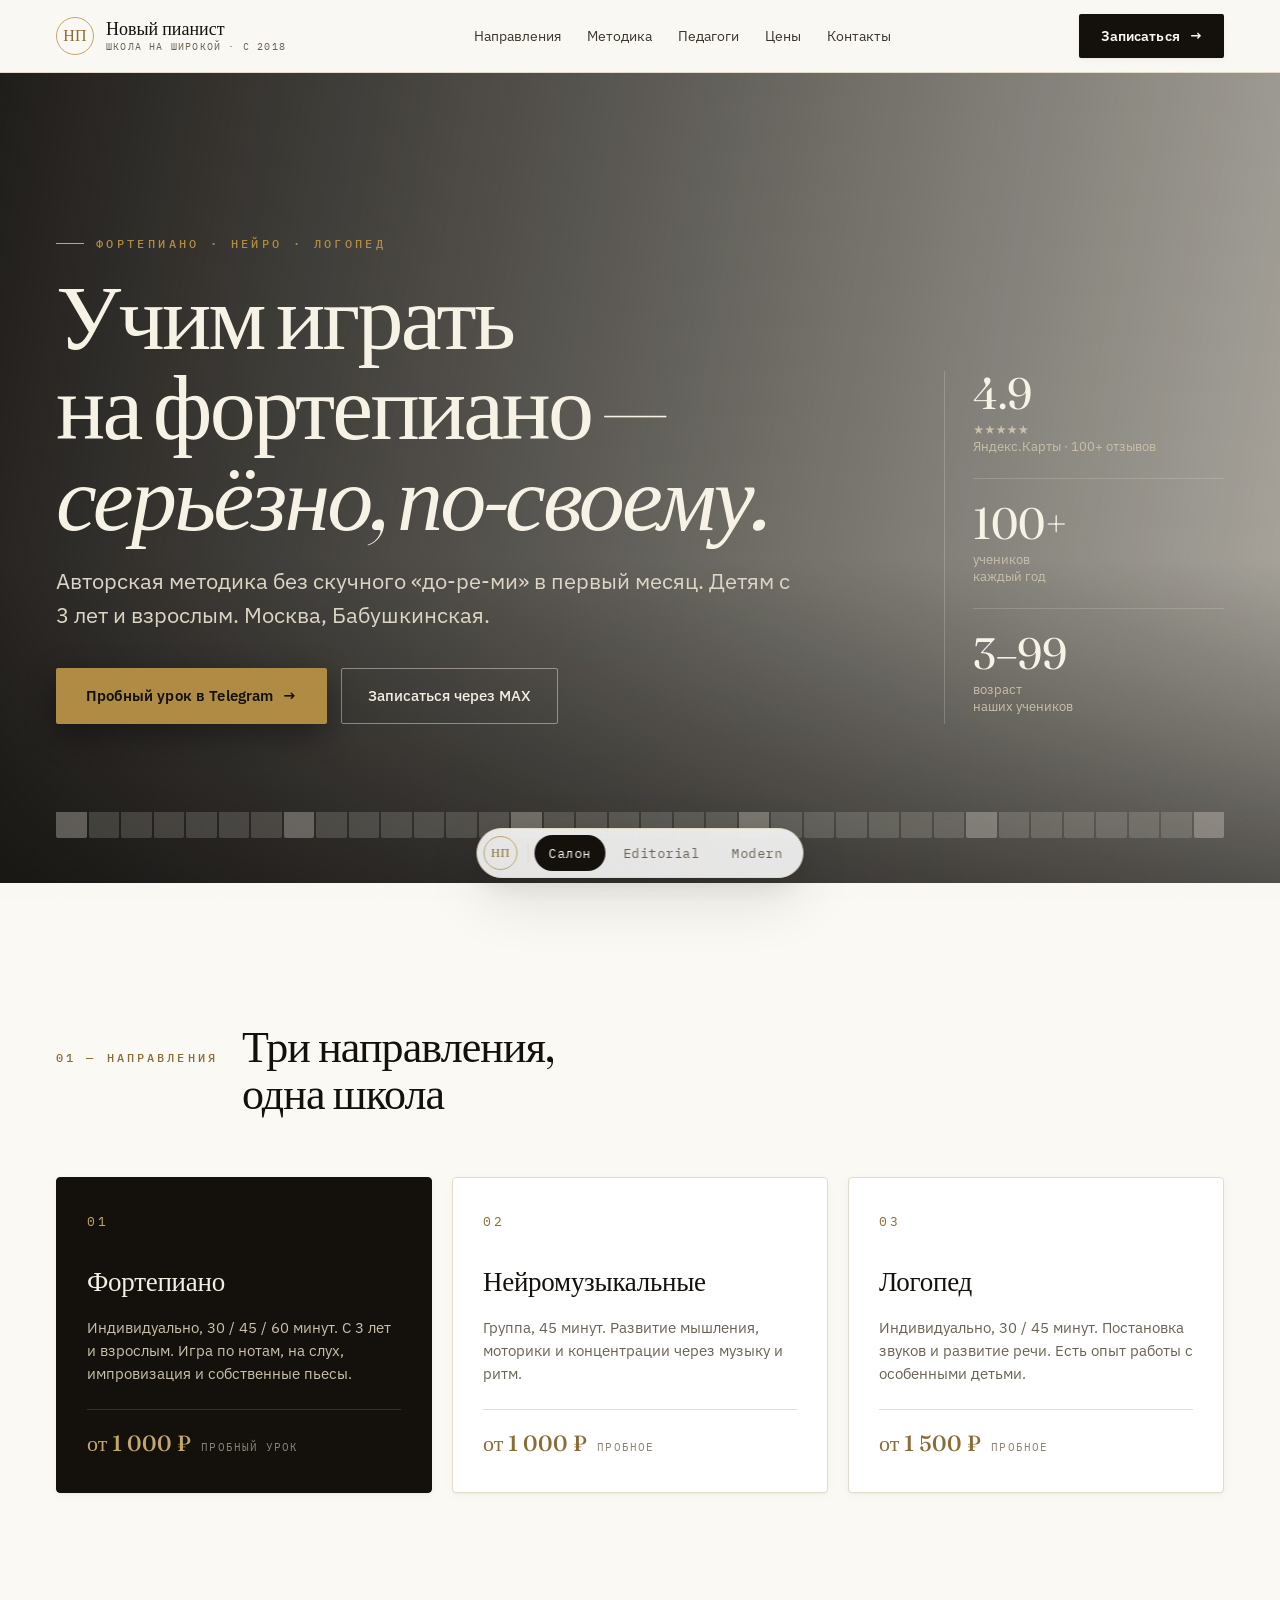
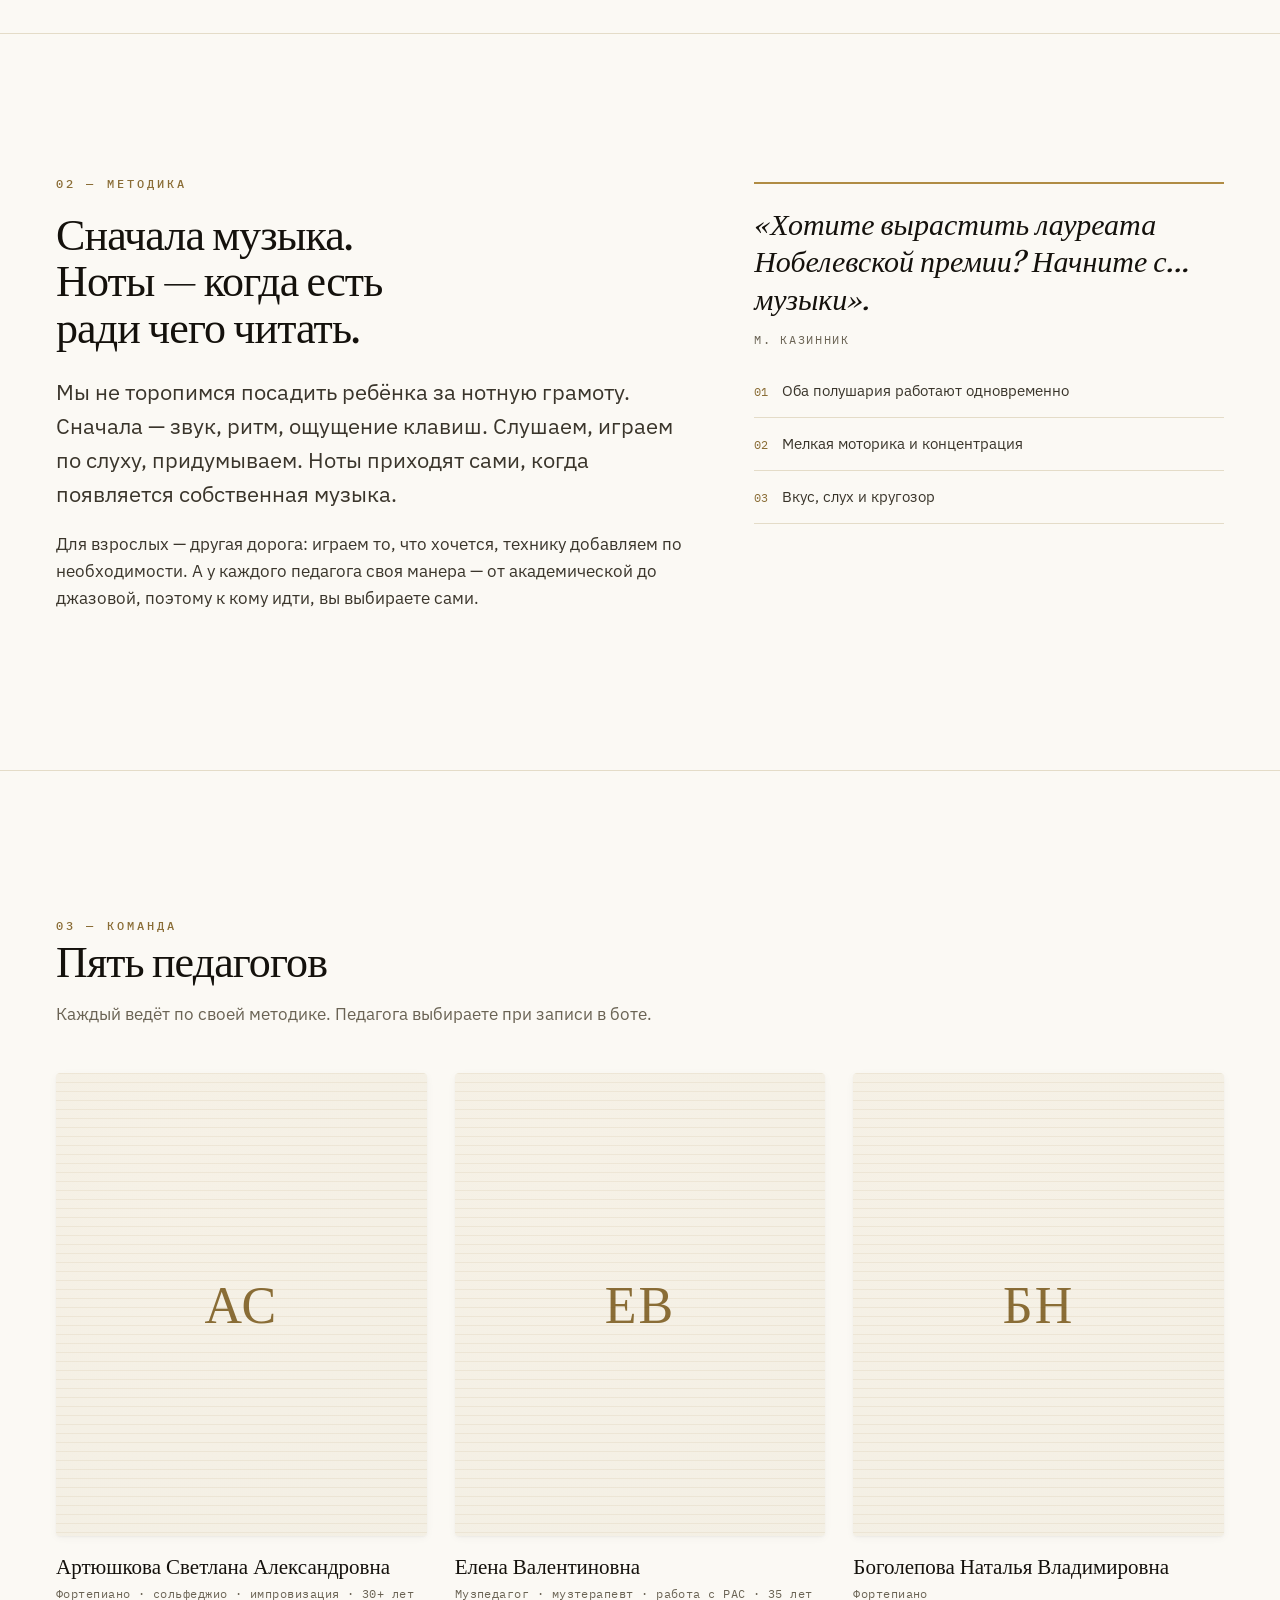
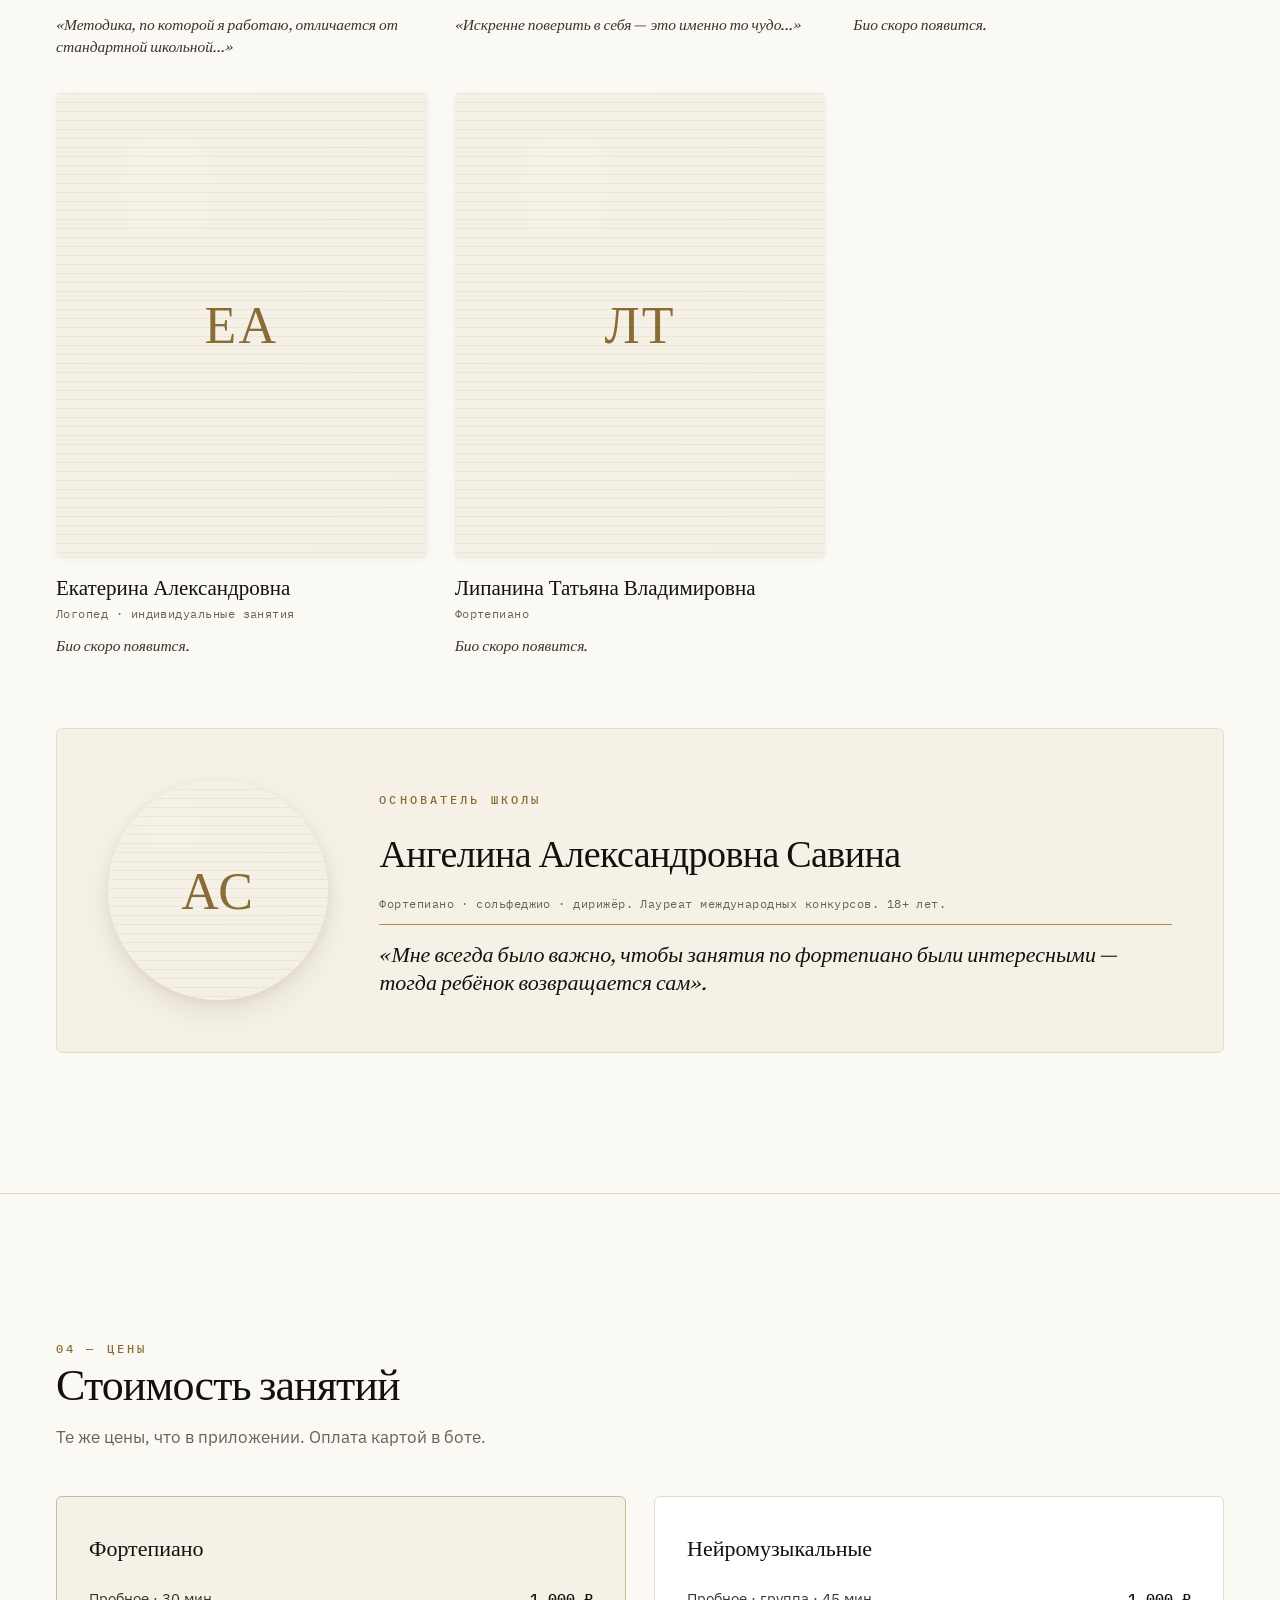
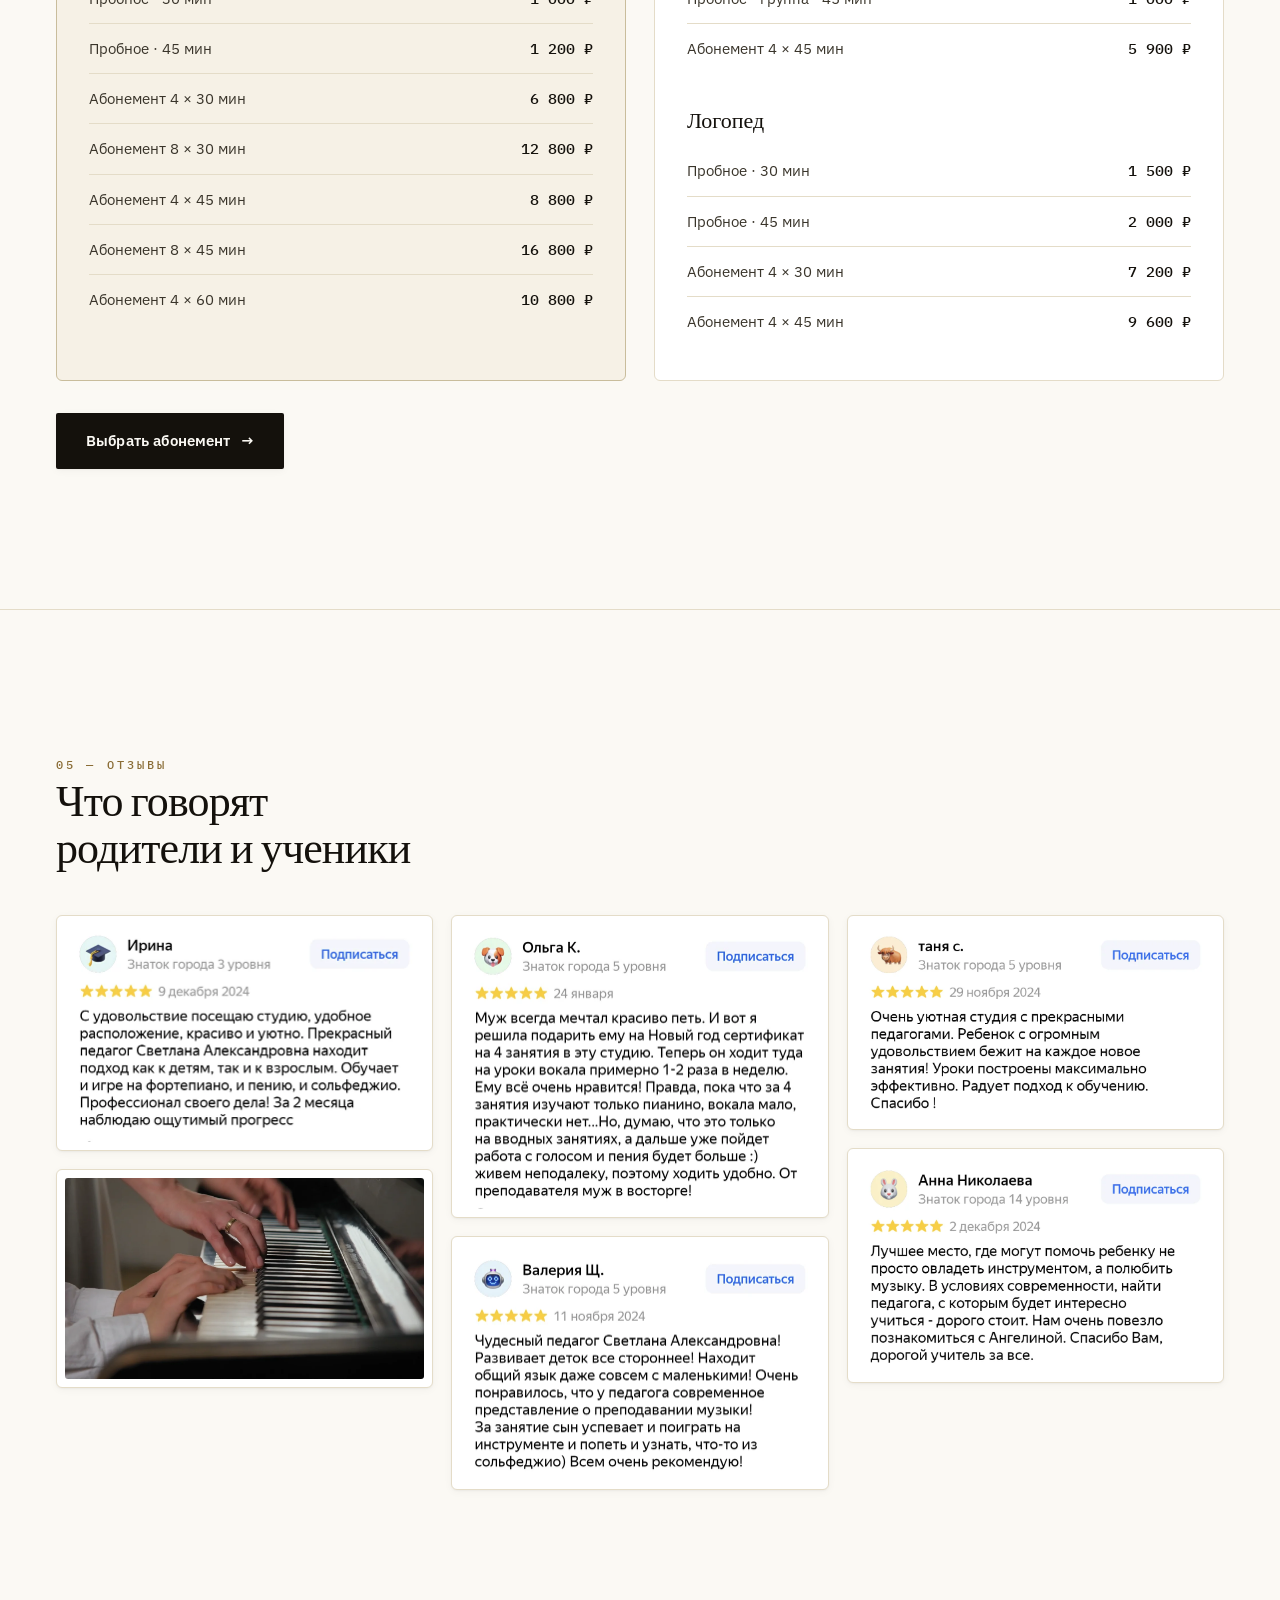
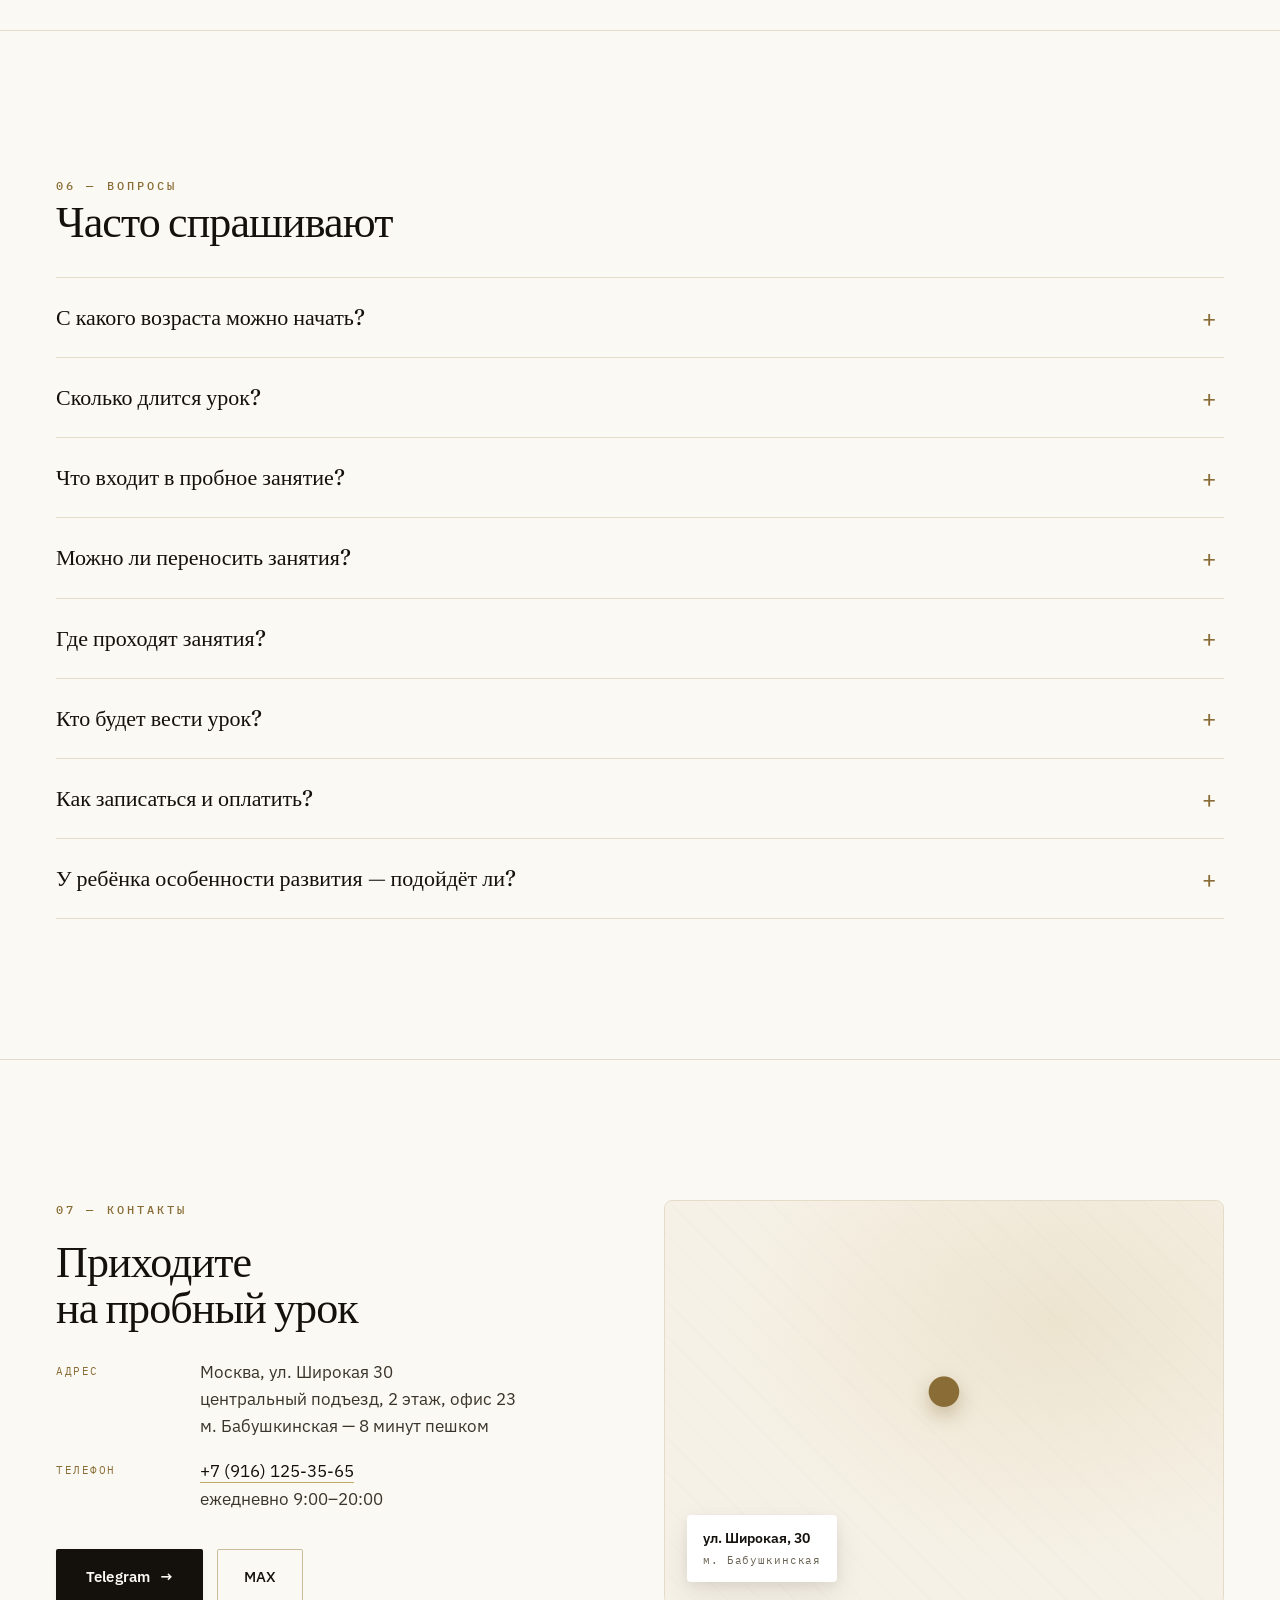
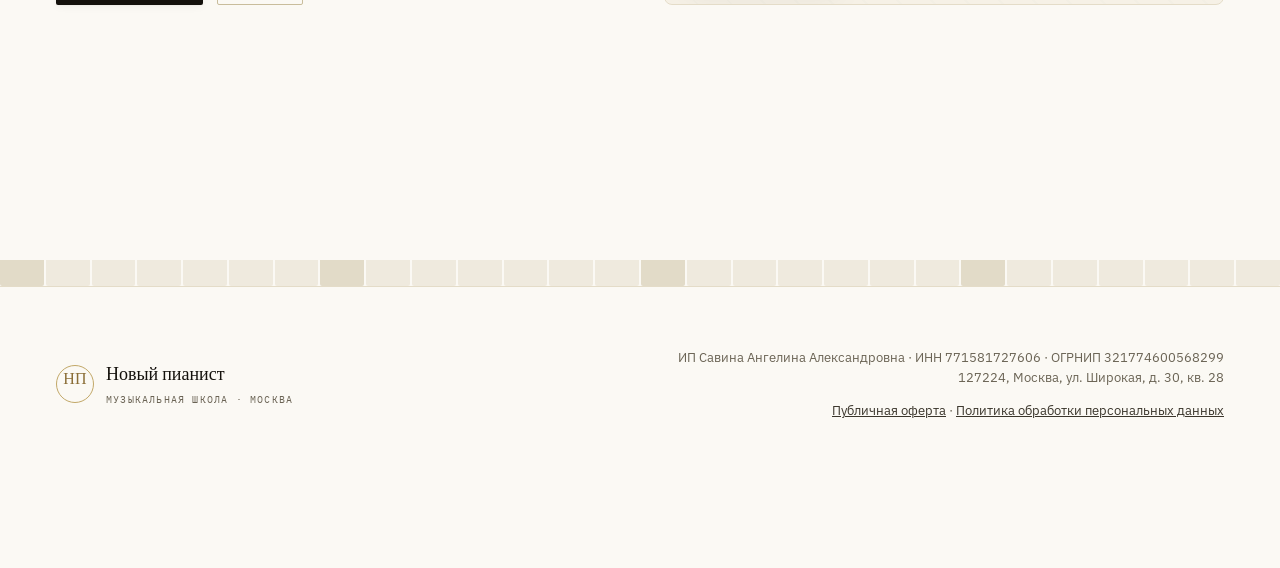
<file: prototypes/v1-salon/index.html>
<!doctype html>
<html lang="ru" data-theme="light">
<head>
<meta charset="utf-8">
<meta name="viewport" content="width=device-width,initial-scale=1">
<title>Новый пианист — музыкальная школа на Широкой | Москва</title>
<meta name="description" content="Учим играть на фортепиано с 3 лет по авторской методике. 5 педагогов, нейромузыкальные занятия и логопед. Пробный урок от 1000 ₽. М. Бабушкинская.">
<link rel="preconnect" href="https://fonts.googleapis.com">
<link rel="preconnect" href="https://fonts.gstatic.com" crossorigin>
<link rel="stylesheet" href="../_shared/tokens.css">
<link rel="stylesheet" href="../_shared/base.css">
<link rel="stylesheet" href="styles.css">
</head>
<body>
<header class="nav">
  <div class="nav-inner">
    <a class="brand" href="#top">
      <span class="brand-mark">НП</span>
      <span class="brand-name">Новый пианист<small>школа на Широкой · с 2018</small></span>
    </a>
    <nav class="nav-links">
      <a href="#directions">Направления</a>
      <a href="#method">Методика</a>
      <a href="#teachers">Педагоги</a>
      <a href="#pricing">Цены</a>
      <a href="#contacts">Контакты</a>
    </nav>
    <a class="cta-primary nav-cta" href="https://t.me/newpianist_bot?start=lp_v1_nav">Записаться</a>
  </div>
</header>

<main id="top">
  <!-- ======================= HERO ======================= -->
  <section class="hero">
    <div class="hero-bg" aria-hidden="true">
      <iframe src="https://vk.com/video_ext.php?oid=-229892448&id=456239017&hd=2&autoplay=1&loop=1" allow="autoplay; encrypted-media; picture-in-picture" title="Видео школы «Новый пианист»"></iframe>
    </div>
    <div class="hero-grid">
      <div class="hero-main">
        <div class="eyebrow reveal d1">Фортепиано · Нейро · Логопед</div>
        <h1 class="h1 reveal d2">Учим играть<br>на фортепиано —<br><em>серьёзно, по-своему.</em></h1>
        <p class="lede reveal d3">Авторская методика без скучного «до-ре-ми» в первый месяц. Детям с 3&nbsp;лет и взрослым. Москва, Бабушкинская.</p>
        <div class="hero-cta reveal d4">
          <a class="cta-primary" href="https://t.me/newpianist_bot?start=lp_v1_hero">Пробный урок в Telegram</a>
          <a class="cta-secondary" href="https://max.ru/id771402577192_1_bot">Записаться через MAX</a>
        </div>
      </div>
      <aside class="hero-rail reveal d4">
        <div class="rail-item">
          <div class="rail-num">4.9</div>
          <div class="rail-cap">★★★★★<br>Яндекс.Карты · 100+ отзывов</div>
        </div>
        <div class="rail-sep"></div>
        <div class="rail-item">
          <div class="rail-num">100+</div>
          <div class="rail-cap">учеников<br>каждый год</div>
        </div>
        <div class="rail-sep"></div>
        <div class="rail-item">
          <div class="rail-num">3–99</div>
          <div class="rail-cap">возраст<br>наших учеников</div>
        </div>
      </aside>
    </div>
    <div class="keys-rule hero-keys reveal d5" aria-hidden="true">
      <i></i><i></i><i></i><i></i><i></i><i></i><i></i><i></i><i></i><i></i><i></i><i></i><i></i><i></i><i></i><i></i><i></i><i></i><i></i><i></i><i></i><i></i><i></i><i></i><i></i><i></i><i></i><i></i><i></i><i></i><i></i><i></i><i></i><i></i><i></i><i></i>
    </div>
  </section>

  <!-- ======================= DIRECTIONS ======================= -->
  <section id="directions" class="section directions">
    <div class="section-head">
      <span class="section-label">01 — Направления</span>
      <h2 class="h2">Три направления,<br>одна школа</h2>
    </div>
    <div class="dir-grid">
      <article class="dir-card dir-feature">
        <div class="dir-idx">01</div>
        <h3 class="dir-title">Фортепиано</h3>
        <p class="dir-desc">Индивидуально, 30 / 45 / 60 минут. С 3 лет и взрослым. Игра по нотам, на слух, импровизация и собственные пьесы.</p>
        <div class="dir-foot"><span class="dir-price">от 1 000 ₽</span><span class="dir-note">пробный урок</span></div>
      </article>
      <article class="dir-card">
        <div class="dir-idx">02</div>
        <h3 class="dir-title">Нейромузыкальные</h3>
        <p class="dir-desc">Группа, 45 минут. Развитие мышления, моторики и концентрации через музыку и ритм.</p>
        <div class="dir-foot"><span class="dir-price">от 1 000 ₽</span><span class="dir-note">пробное</span></div>
      </article>
      <article class="dir-card">
        <div class="dir-idx">03</div>
        <h3 class="dir-title">Логопед</h3>
        <p class="dir-desc">Индивидуально, 30 / 45 минут. Постановка звуков и развитие речи. Есть опыт работы с особенными детьми.</p>
        <div class="dir-foot"><span class="dir-price">от 1 500 ₽</span><span class="dir-note">пробное</span></div>
      </article>
    </div>
  </section>

  <!-- ======================= METHOD / SCIENCE ======================= -->
  <section id="method" class="section method">
    <div class="method-grid">
      <div class="method-text">
        <span class="section-label">02 — Методика</span>
        <h2 class="h2">Сначала музыка.<br>Ноты — когда есть<br>ради чего читать.</h2>
        <p class="lede">Мы не торопимся посадить ребёнка за нотную грамоту. Сначала — звук, ритм, ощущение клавиш. Слушаем, играем по слуху, придумываем. Ноты приходят сами, когда появляется собственная музыка.</p>
        <p>Для взрослых — другая дорога: играем то, что хочется, технику добавляем по необходимости. А у каждого педагога своя манера — от академической до джазовой, поэтому к кому идти, вы выбираете сами.</p>
      </div>
      <aside class="method-aside">
        <blockquote class="pull">
          «Хотите вырастить лауреата Нобелевской премии? Начните&nbsp;с… музыки».
          <cite>М. Казинник</cite>
        </blockquote>
        <ul class="method-points">
          <li><span>01</span> Оба полушария работают одновременно</li>
          <li><span>02</span> Мелкая моторика и концентрация</li>
          <li><span>03</span> Вкус, слух и кругозор</li>
        </ul>
      </aside>
    </div>
  </section>

  <!-- ======================= TEACHERS ======================= -->
  <section id="teachers" class="section teachers">
    <div class="section-head">
      <span class="section-label">03 — Команда</span>
      <h2 class="h2">Пять педагогов</h2>
      <p class="hint">Каждый ведёт по своей методике. Педагога выбираете при записи в боте.</p>
    </div>
    <div class="teachers-grid">
      <article class="teacher-card">
        <div class="teacher-photo"><span class="teacher-mono">АС</span></div>
        <h3 class="teacher-name">Артюшкова Светлана Александровна</h3>
        <p class="teacher-meta">Фортепиано · сольфеджио · импровизация · 30+ лет</p>
        <p class="teacher-quote">«Методика, по которой я работаю, отличается от стандартной школьной…»</p>
      </article>
      <article class="teacher-card">
        <div class="teacher-photo"><span class="teacher-mono">ЕВ</span></div>
        <h3 class="teacher-name">Елена Валентиновна</h3>
        <p class="teacher-meta">Музпедагог · музтерапевт · работа с РАС · 35 лет</p>
        <p class="teacher-quote">«Искренне поверить в себя — это именно то чудо…»</p>
      </article>
      <article class="teacher-card">
        <div class="teacher-photo"><span class="teacher-mono">БН</span></div>
        <h3 class="teacher-name">Боголепова Наталья Владимировна</h3>
        <p class="teacher-meta">Фортепиано</p>
        <p class="teacher-quote hint">Био скоро появится.</p>
      </article>
      <article class="teacher-card">
        <div class="teacher-photo"><span class="teacher-mono">ЕА</span></div>
        <h3 class="teacher-name">Екатерина Александровна</h3>
        <p class="teacher-meta">Логопед · индивидуальные занятия</p>
        <p class="teacher-quote hint">Био скоро появится.</p>
      </article>
      <article class="teacher-card">
        <div class="teacher-photo"><span class="teacher-mono">ЛТ</span></div>
        <h3 class="teacher-name">Липанина Татьяна Владимировна</h3>
        <p class="teacher-meta">Фортепиано</p>
        <p class="teacher-quote hint">Био скоро появится.</p>
      </article>
    </div>

    <div class="founder">
      <div class="founder-photo"><span class="teacher-mono">АС</span></div>
      <div class="founder-body">
        <span class="section-label">Основатель школы</span>
        <h3 class="founder-name">Ангелина Александровна Савина</h3>
        <p class="teacher-meta">Фортепиано · сольфеджио · дирижёр. Лауреат международных конкурсов. 18+ лет.</p>
        <blockquote class="pull pull-sm">«Мне всегда было важно, чтобы занятия по фортепиано были интересными — тогда ребёнок возвращается сам».</blockquote>
      </div>
    </div>
  </section>

  <!-- ======================= PRICING ======================= -->
  <section id="pricing" class="section pricing">
    <div class="section-head">
      <span class="section-label">04 — Цены</span>
      <h2 class="h2">Стоимость занятий</h2>
      <p class="hint">Те же цены, что в приложении. Оплата картой в боте.</p>
    </div>
    <div class="pricing-grid">
      <div class="price-block price-feature">
        <h3 class="price-h">Фортепиано</h3>
        <table class="price-table">
          <tr><td>Пробное · 30 мин</td><td>1 000 ₽</td></tr>
          <tr><td>Пробное · 45 мин</td><td>1 200 ₽</td></tr>
          <tr><td>Абонемент 4 × 30 мин</td><td>6 800 ₽</td></tr>
          <tr><td>Абонемент 8 × 30 мин</td><td>12 800 ₽</td></tr>
          <tr><td>Абонемент 4 × 45 мин</td><td>8 800 ₽</td></tr>
          <tr><td>Абонемент 8 × 45 мин</td><td>16 800 ₽</td></tr>
          <tr><td>Абонемент 4 × 60 мин</td><td>10 800 ₽</td></tr>
        </table>
      </div>
      <div class="price-block">
        <h3 class="price-h">Нейромузыкальные</h3>
        <table class="price-table">
          <tr><td>Пробное · группа · 45 мин</td><td>1 000 ₽</td></tr>
          <tr><td>Абонемент 4 × 45 мин</td><td>5 900 ₽</td></tr>
        </table>
        <h3 class="price-h price-h-sub">Логопед</h3>
        <table class="price-table">
          <tr><td>Пробное · 30 мин</td><td>1 500 ₽</td></tr>
          <tr><td>Пробное · 45 мин</td><td>2 000 ₽</td></tr>
          <tr><td>Абонемент 4 × 30 мин</td><td>7 200 ₽</td></tr>
          <tr><td>Абонемент 4 × 45 мин</td><td>9 600 ₽</td></tr>
        </table>
      </div>
    </div>
    <a class="cta-primary pricing-cta" href="https://t.me/newpianist_bot?start=lp_v1_pricing">Выбрать абонемент</a>
  </section>

  <!-- ======================= REVIEWS ======================= -->
  <section id="reviews" class="section reviews">
    <div class="section-head">
      <span class="section-label">05 — Отзывы</span>
      <h2 class="h2">Что говорят<br>родители и ученики</h2>
    </div>
    <div class="reviews-grid">
      <figure class="review-card"><img src="../../photo/1.png.webp" alt="отзыв ученика" loading="lazy"></figure>
      <figure class="review-card"><img src="../../photo/2.png.webp" alt="отзыв ученика" loading="lazy"></figure>
      <figure class="review-card"><img src="../../photo/3.png.webp" alt="отзыв ученика" loading="lazy"></figure>
      <figure class="review-card"><img src="../../photo/4.png.webp" alt="отзыв ученика" loading="lazy"></figure>
      <figure class="review-card"><img src="../../photo/5.png.webp" alt="отзыв ученика" loading="lazy"></figure>
      <figure class="review-card"><img src="../../photo/6.png.webp" alt="отзыв ученика" loading="lazy"></figure>
    </div>
  </section>

  <!-- ======================= FAQ ======================= -->
  <section class="section faq">
    <div class="section-head">
      <span class="section-label">06 — Вопросы</span>
      <h2 class="h2">Часто спрашивают</h2>
    </div>
    <div class="faq-list">
      <details><summary>С какого возраста можно начать?</summary><p>С 3 лет. Для самых маленьких есть отдельный формат занятий.</p></details>
      <details><summary>Сколько длится урок?</summary><p>30, 45 или 60 минут — на выбор.</p></details>
      <details><summary>Что входит в пробное занятие?</summary><p>Знакомство, диагностика и мини-урок за инструментом.</p></details>
      <details><summary>Можно ли переносить занятия?</summary><p>Да, с предупреждением за 24 часа. По болезни — за 3 часа, лимит 1 раз в месяц.</p></details>
      <details><summary>Где проходят занятия?</summary><p>Москва, ул. Широкая 30 (м. Бабушкинская). Очно или онлайн.</p></details>
      <details><summary>Кто будет вести урок?</summary><p>Педагога выбираете сами при записи в боте.</p></details>
      <details><summary>Как записаться и оплатить?</summary><p>Через Telegram-бот или MAX-бот — кнопки на странице. Оплата картой прямо в приложении.</p></details>
      <details><summary>У ребёнка особенности развития — подойдёт ли?</summary><p>Да. У нас есть педагоги с опытом работы с РАС и логопед.</p></details>
    </div>
  </section>

  <!-- ======================= CONTACTS ======================= -->
  <section id="contacts" class="section contacts">
    <div class="contacts-grid">
      <div class="contacts-info">
        <span class="section-label">07 — Контакты</span>
        <h2 class="h2">Приходите<br>на пробный урок</h2>
        <dl class="contacts-dl">
          <dt>Адрес</dt><dd>Москва, ул. Широкая 30<br>центральный подъезд, 2 этаж, офис 23<br>м. Бабушкинская — 8 минут пешком</dd>
          <dt>Телефон</dt><dd><a href="tel:+79161253565">+7 (916) 125-35-65</a><br>ежедневно 9:00–20:00</dd>
        </dl>
        <div class="hero-cta">
          <a class="cta-primary" href="https://t.me/newpianist_bot?start=lp_v1_contacts">Telegram</a>
          <a class="cta-secondary" href="https://max.ru/id771402577192_1_bot">MAX</a>
        </div>
      </div>
      <div class="map-card" aria-label="Карта — Широкая 30">
        <div class="map-pin">●</div>
        <div class="map-label">ул. Широкая, 30<br><span>м. Бабушкинская</span></div>
      </div>
    </div>
  </section>
</main>

<footer class="footer">
  <div class="keys-rule" aria-hidden="true"><i></i><i></i><i></i><i></i><i></i><i></i><i></i><i></i><i></i><i></i><i></i><i></i><i></i><i></i><i></i><i></i><i></i><i></i><i></i><i></i><i></i><i></i><i></i><i></i><i></i><i></i><i></i><i></i></div>
  <div class="footer-inner">
    <div class="footer-brand">
      <span class="brand-mark">НП</span>
      <span>Новый пианист<small>музыкальная школа · Москва</small></span>
    </div>
    <div class="footer-legal">
      <p>ИП Савина Ангелина Александровна · ИНН 771581727606 · ОГРНИП 321774600568299<br>
      127224, Москва, ул. Широкая, д. 30, кв. 28</p>
      <p><a href="#">Публичная оферта</a> · <a href="#">Политика обработки персональных данных</a></p>
    </div>
  </div>
</footer>
<div class="vswitch" role="navigation" aria-label="Выбор варианта">
  <a class="vswitch-home" href="../../index.html" title="Все варианты">НП</a>
  <span class="vswitch-sep"></span>
  <a href="../v1-salon/index.html" aria-current="page">Салон</a>
  <a href="../v2-editorial/index.html">Editorial</a>
  <a href="../v3-modern/index.html">Modern</a>
</div>
</body>
</html>
</file>
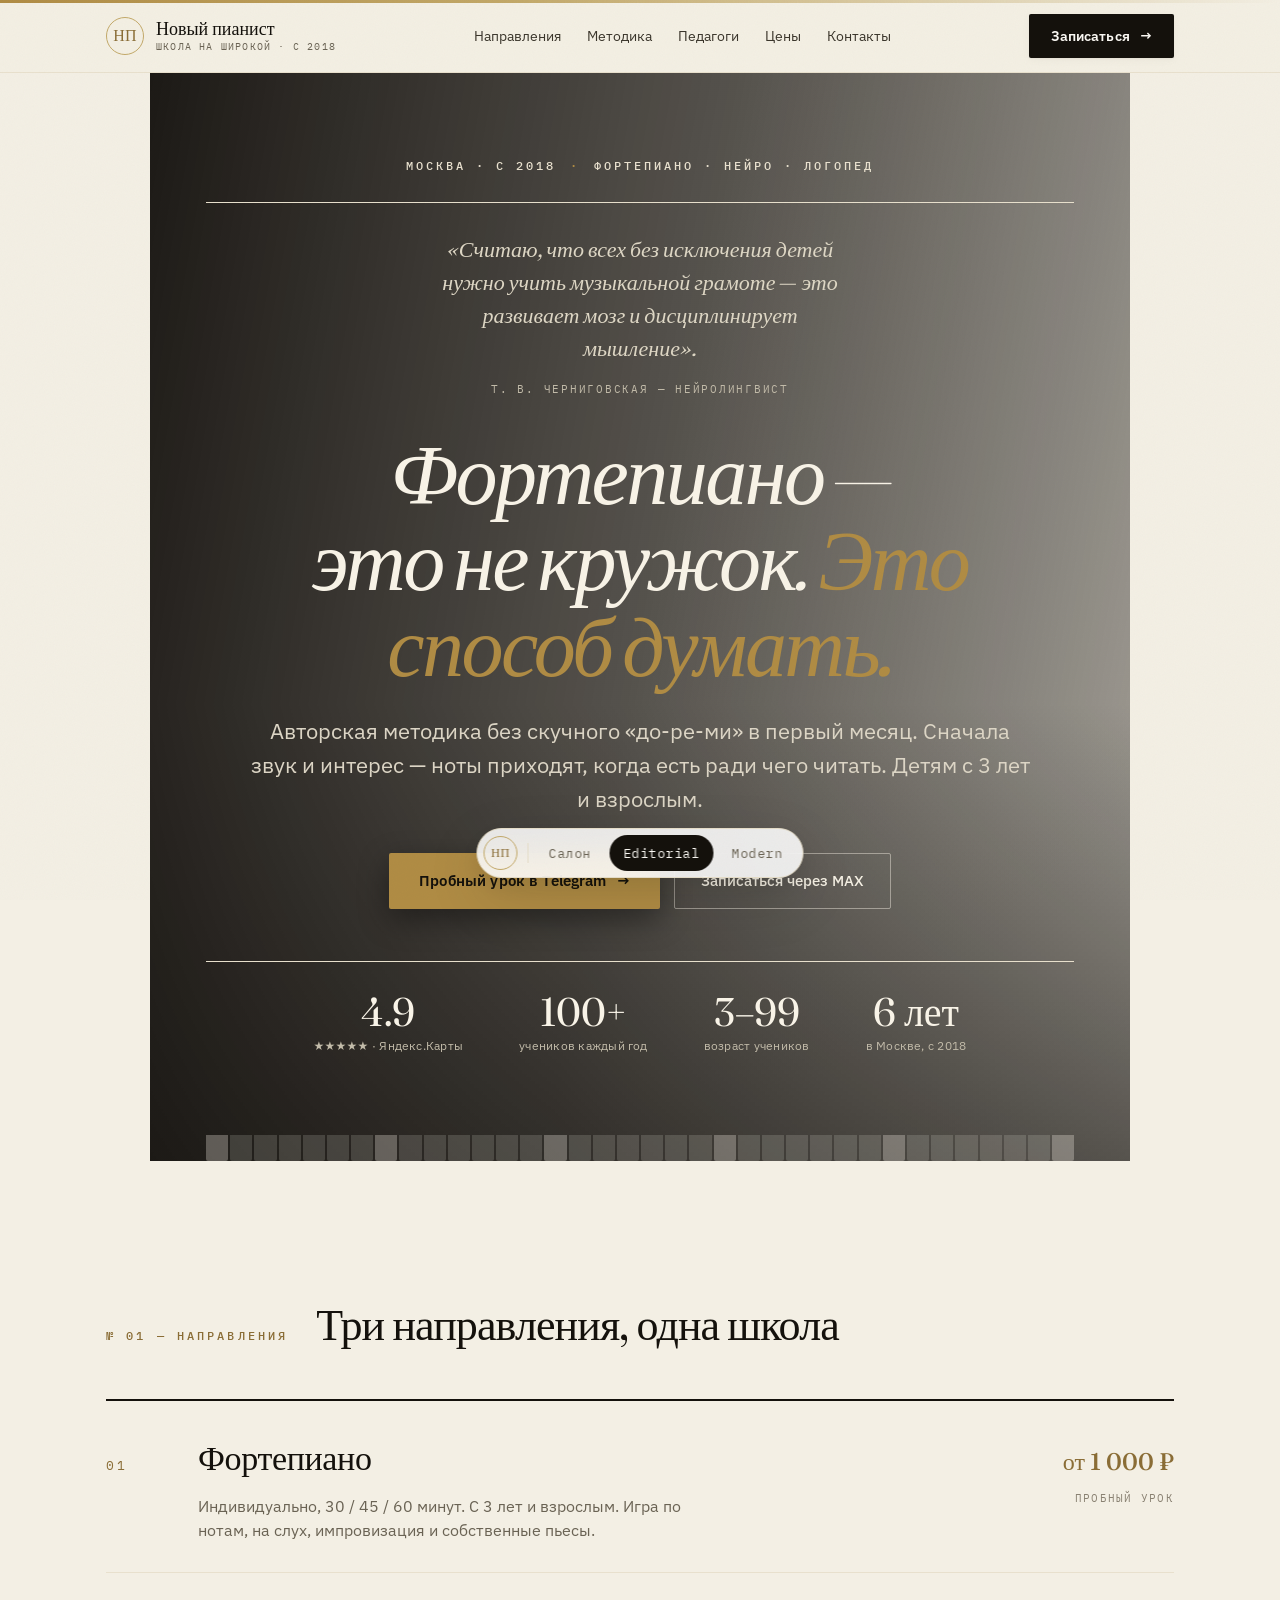
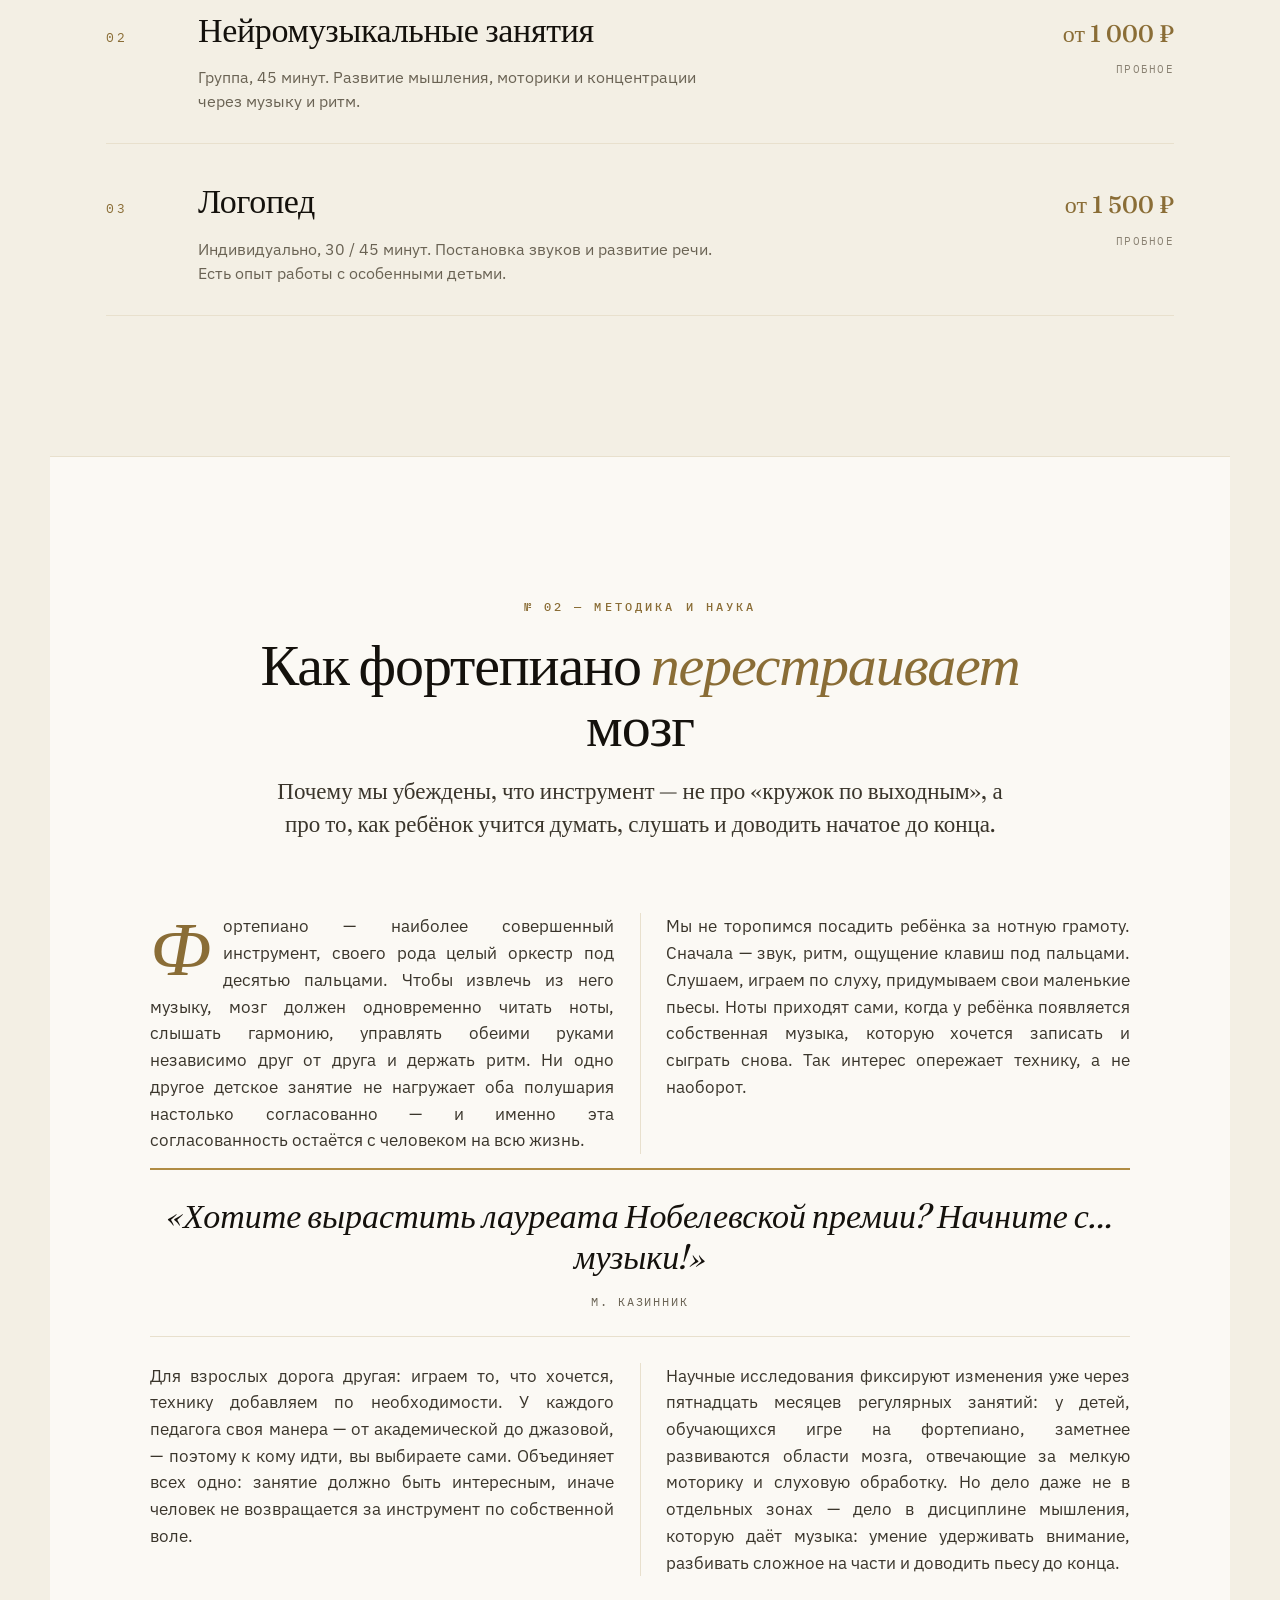
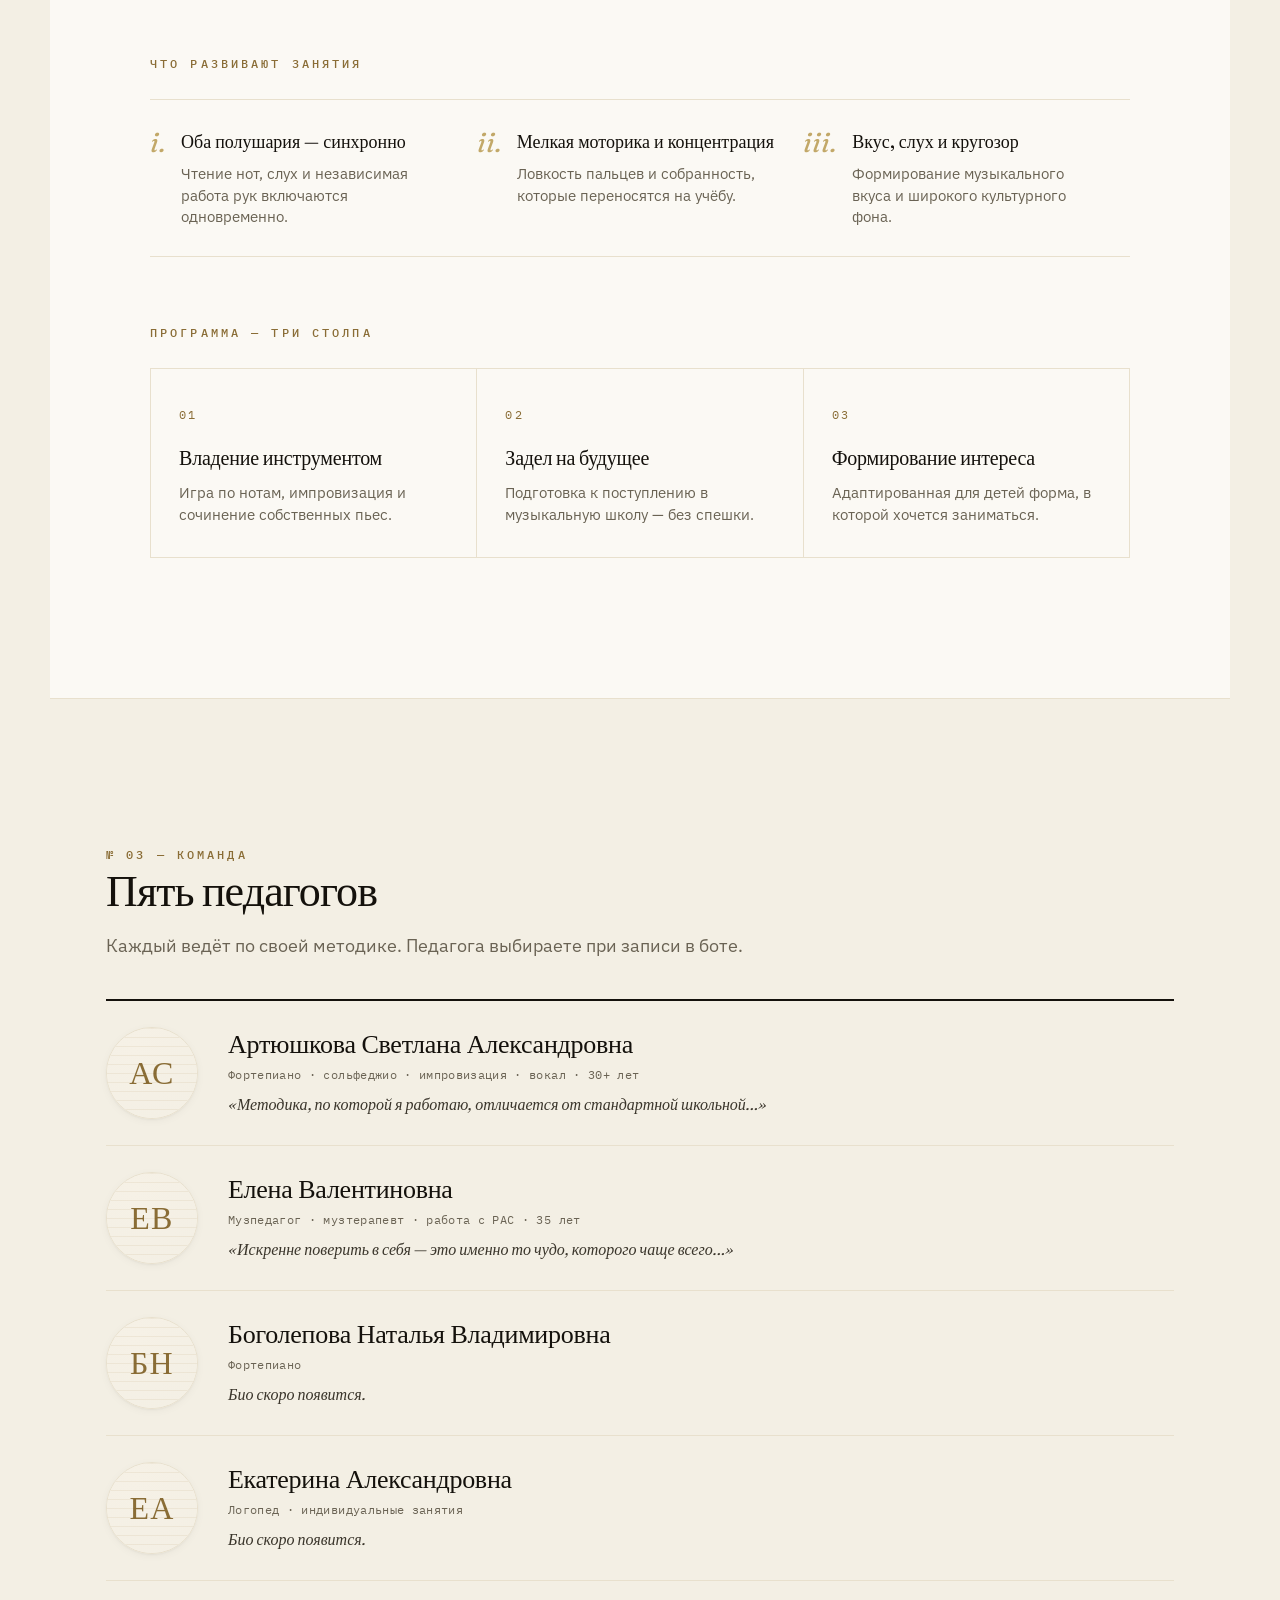
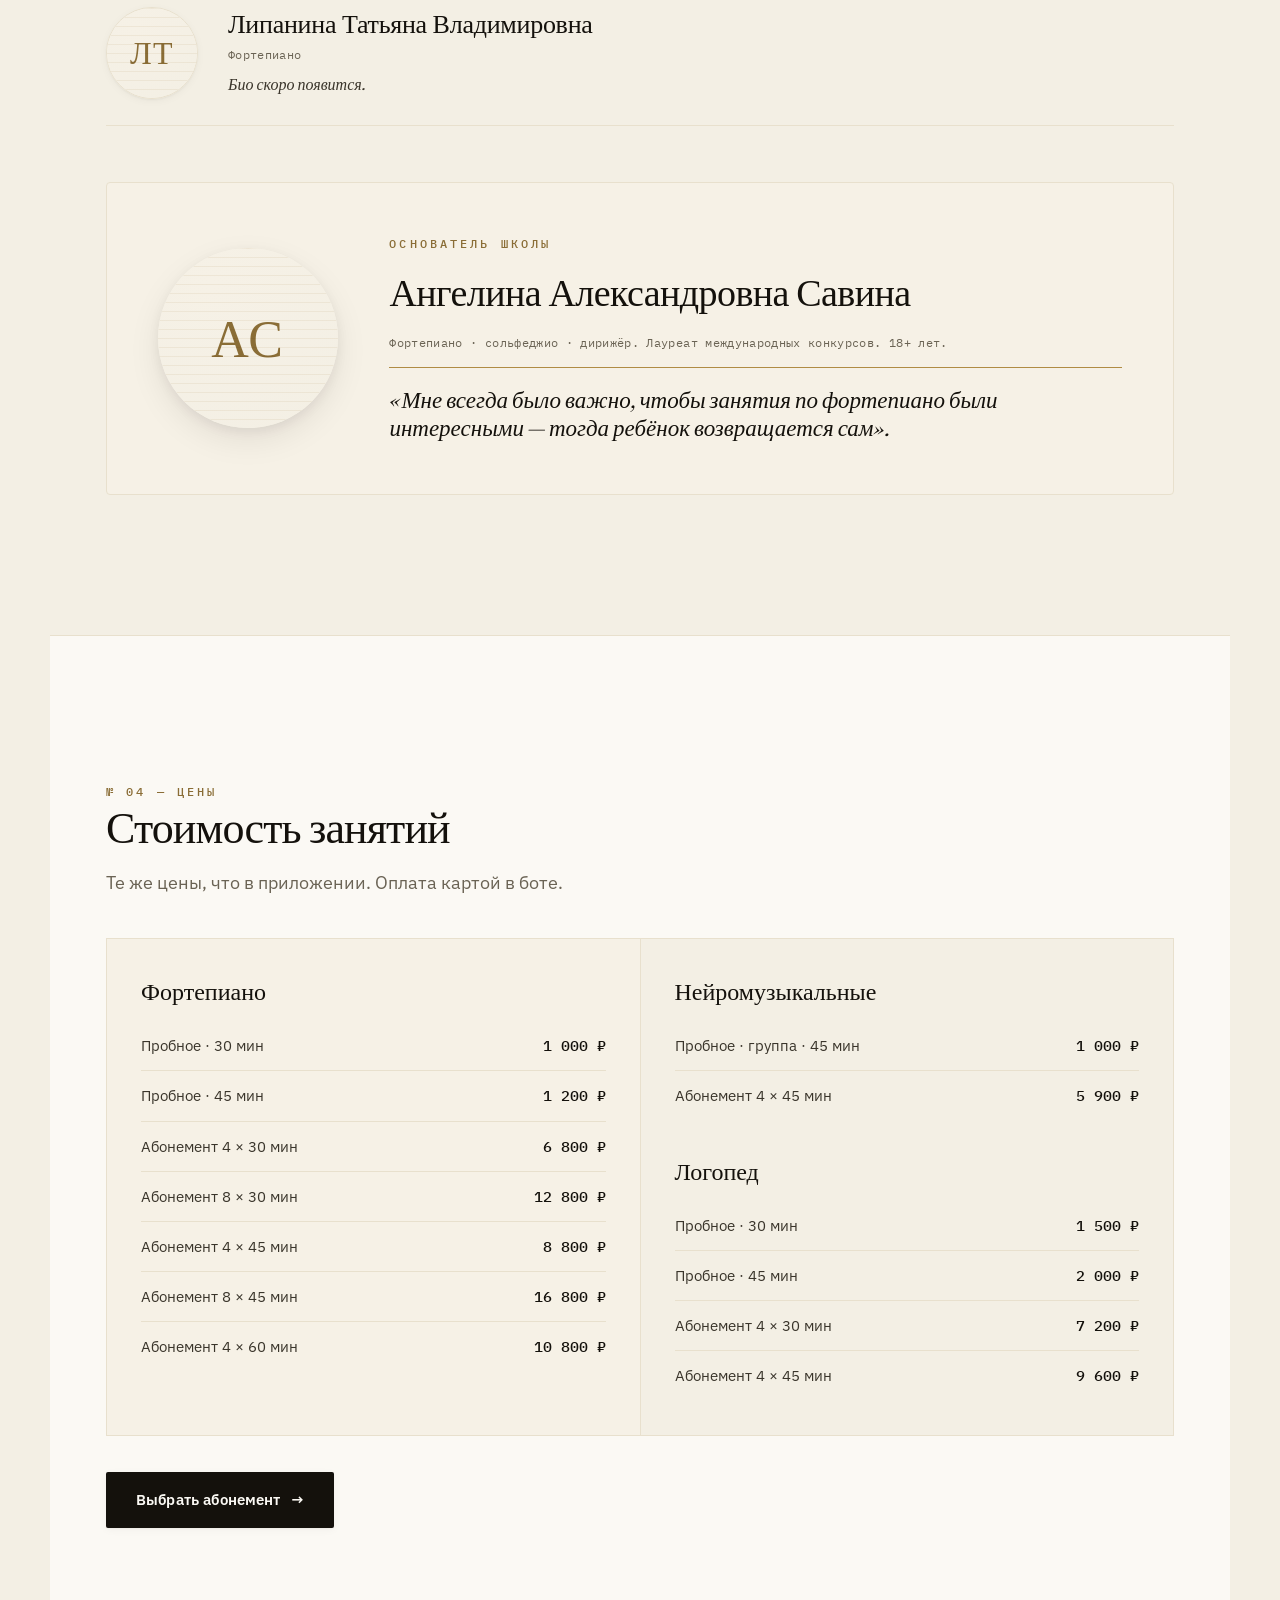
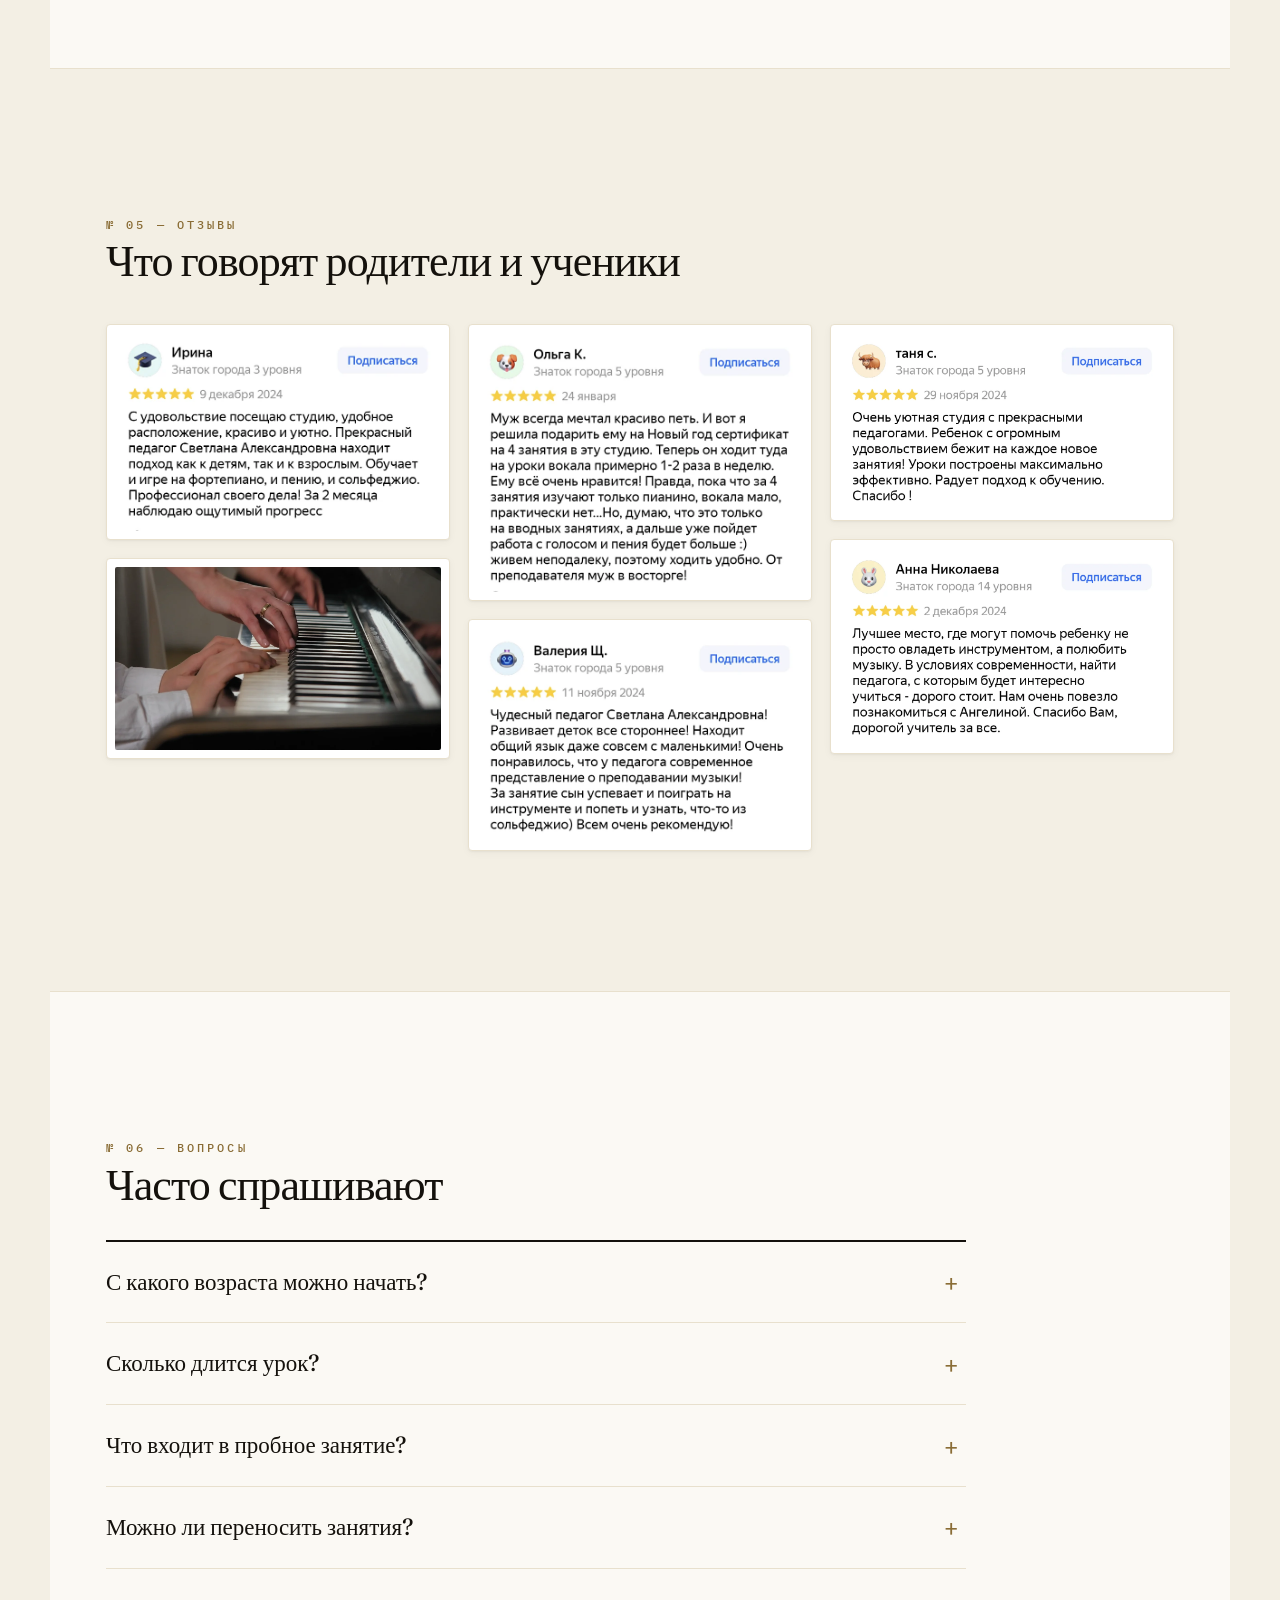
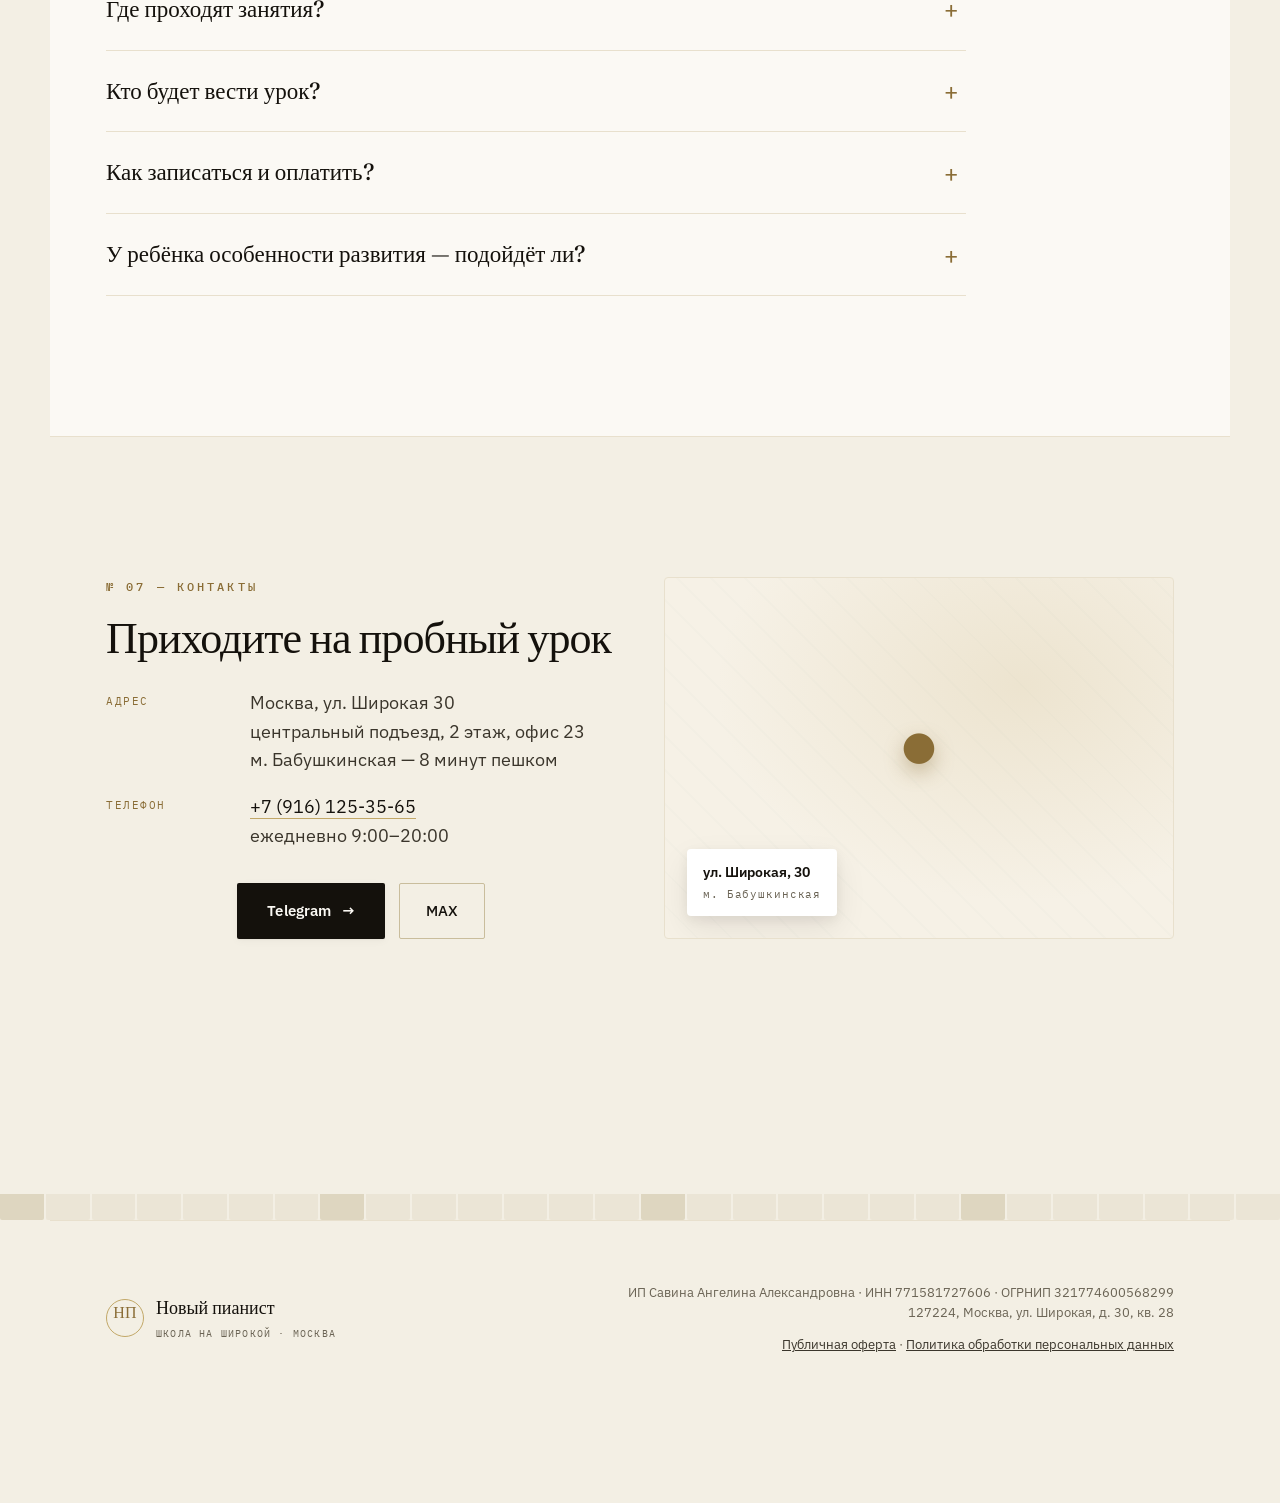
<file: prototypes/v2-editorial/index.html>
<!doctype html>
<html lang="ru" data-theme="light">
<head>
<meta charset="utf-8">
<meta name="viewport" content="width=device-width,initial-scale=1">
<title>Новый пианист — школа на Широкой | Фортепиано как способ думать</title>
<meta name="description" content="Фортепиано — это не кружок, а способ думать. Учим играть с 3 лет по авторской методике. 5 педагогов, нейромузыкальные занятия и логопед. Пробный урок от 1000 ₽. М. Бабушкинская, Москва.">
<link rel="preconnect" href="https://fonts.googleapis.com">
<link rel="preconnect" href="https://fonts.gstatic.com" crossorigin>
<link rel="stylesheet" href="../_shared/tokens.css">
<link rel="stylesheet" href="../_shared/base.css">
<link rel="stylesheet" href="styles.css">
</head>
<body>
<header class="nav">
  <div class="nav-inner">
    <a class="brand" href="#top">
      <span class="brand-mark">НП</span>
      <span class="brand-name">Новый пианист<small>школа на Широкой · с 2018</small></span>
    </a>
    <nav class="nav-links">
      <a href="#directions">Направления</a>
      <a href="#method">Методика</a>
      <a href="#teachers">Педагоги</a>
      <a href="#pricing">Цены</a>
      <a href="#contacts">Контакты</a>
    </nav>
    <a class="cta-primary nav-cta" href="https://t.me/newpianist_bot?start=lp_v2_nav">Записаться</a>
  </div>
</header>

<main id="top">
  <!-- ======================= HERO (editorial cover) ======================= -->
  <section class="hero">
    <div class="hero-bg" aria-hidden="true">
      <iframe src="https://vk.com/video_ext.php?oid=-229892448&id=456239017&hd=2&autoplay=1&loop=1" allow="autoplay; encrypted-media; picture-in-picture" title="Видео школы «Новый пианист»"></iframe>
    </div>
    <div class="hero-masthead reveal d1">
      <span class="masthead-issue">Москва · с 2018</span>
      <span class="masthead-dot">·</span>
      <span class="masthead-kicker">Фортепиано · Нейро · Логопед</span>
    </div>

    <blockquote class="hero-epigraph reveal d2">
      «Считаю, что всех без&nbsp;исключения детей нужно учить музыкальной грамоте&nbsp;— это развивает мозг и&nbsp;дисциплинирует мышление».
      <cite>Т.&nbsp;В.&nbsp;Черниговская — нейролингвист</cite>
    </blockquote>

    <h1 class="h1 hero-title reveal d3">Фортепиано&nbsp;— это&nbsp;не&nbsp;кружок. <em>Это способ&nbsp;думать.</em></h1>

    <p class="lede hero-lede reveal d4">Авторская методика без скучного «до-ре-ми» в первый месяц. Сначала звук и&nbsp;интерес&nbsp;— ноты приходят, когда есть ради чего читать. Детям с&nbsp;3&nbsp;лет и&nbsp;взрослым.</p>

    <div class="hero-cta reveal d4">
      <a class="cta-primary" href="https://t.me/newpianist_bot?start=lp_v2_hero">Пробный урок в Telegram</a>
      <a class="cta-secondary" href="https://max.ru/id771402577192_1_bot">Записаться через MAX</a>
    </div>

    <div class="hero-byline reveal d5">
      <div class="byline-item"><b>4.9</b><span>★★★★★ · Яндекс.Карты</span></div>
      <div class="byline-item"><b>100+</b><span>учеников каждый год</span></div>
      <div class="byline-item"><b>3–99</b><span>возраст учеников</span></div>
      <div class="byline-item"><b>6 лет</b><span>в Москве, с 2018</span></div>
    </div>

    <div class="keys-rule hero-keys reveal d5" aria-hidden="true">
      <i></i><i></i><i></i><i></i><i></i><i></i><i></i><i></i><i></i><i></i><i></i><i></i><i></i><i></i><i></i><i></i><i></i><i></i><i></i><i></i><i></i><i></i><i></i><i></i><i></i><i></i><i></i><i></i><i></i><i></i><i></i><i></i><i></i><i></i><i></i><i></i>
    </div>
  </section>

  <!-- ======================= DIRECTIONS ======================= -->
  <section id="directions" class="section directions">
    <div class="section-head">
      <span class="section-label">№ 01 — Направления</span>
      <h2 class="h2">Три направления, одна школа</h2>
    </div>
    <div class="dir-list">
      <article class="dir-row">
        <div class="dir-num">01</div>
        <div class="dir-body">
          <h3 class="dir-title">Фортепиано</h3>
          <p class="dir-desc">Индивидуально, 30 / 45 / 60 минут. С 3 лет и взрослым. Игра по нотам, на слух, импровизация и собственные пьесы.</p>
        </div>
        <div class="dir-meta"><span class="dir-price">от 1 000 ₽</span><span class="dir-note">пробный урок</span></div>
      </article>
      <article class="dir-row">
        <div class="dir-num">02</div>
        <div class="dir-body">
          <h3 class="dir-title">Нейромузыкальные занятия</h3>
          <p class="dir-desc">Группа, 45 минут. Развитие мышления, моторики и концентрации через музыку и&nbsp;ритм.</p>
        </div>
        <div class="dir-meta"><span class="dir-price">от 1 000 ₽</span><span class="dir-note">пробное</span></div>
      </article>
      <article class="dir-row">
        <div class="dir-num">03</div>
        <div class="dir-body">
          <h3 class="dir-title">Логопед</h3>
          <p class="dir-desc">Индивидуально, 30 / 45 минут. Постановка звуков и развитие речи. Есть опыт работы с особенными детьми.</p>
        </div>
        <div class="dir-meta"><span class="dir-price">от 1 500 ₽</span><span class="dir-note">пробное</span></div>
      </article>
    </div>
  </section>

  <!-- ======================= METHOD / SCIENCE (the longread centerpiece) ======================= -->
  <section id="method" class="section method">
    <div class="method-head">
      <span class="section-label">№ 02 — Методика и наука</span>
      <h2 class="h2 method-title">Как фортепиано <em>перестраивает</em> мозг</h2>
      <p class="method-standfirst">Почему мы убеждены, что инструмент — не про «кружок по выходным», а про то, как ребёнок учится думать, слушать и доводить начатое до конца.</p>
    </div>

    <div class="longread">
      <p class="dropcap">Фортепиано — наиболее совершенный инструмент, своего рода целый оркестр под десятью пальцами. Чтобы извлечь из него музыку, мозг должен одновременно читать ноты, слышать гармонию, управлять обеими руками независимо друг от друга и держать ритм. Ни одно другое детское занятие не нагружает оба полушария настолько согласованно — и именно эта согласованность остаётся с человеком на всю жизнь.</p>

      <p>Мы не торопимся посадить ребёнка за нотную грамоту. Сначала — звук, ритм, ощущение клавиш под пальцами. Слушаем, играем по слуху, придумываем свои маленькие пьесы. Ноты приходят сами, когда у ребёнка появляется собственная музыка, которую хочется записать и сыграть снова. Так интерес опережает технику, а не наоборот.</p>

      <blockquote class="pull-quote">
        «Хотите вырастить лауреата Нобелевской премии? Начните с… музыки!»
        <cite>М. Казинник</cite>
      </blockquote>

      <p>Для взрослых дорога другая: играем то, что хочется, технику добавляем по необходимости. У каждого педагога своя манера — от академической до джазовой, — поэтому к кому идти, вы выбираете сами. Объединяет всех одно: занятие должно быть интересным, иначе человек не возвращается за инструмент по собственной воле.</p>

      <p>Научные исследования фиксируют изменения уже через пятнадцать месяцев регулярных занятий: у детей, обучающихся игре на фортепиано, заметнее развиваются области мозга, отвечающие за мелкую моторику и слуховую обработку. Но дело даже не в отдельных зонах — дело в дисциплине мышления, которую даёт музыка: умение удерживать внимание, разбивать сложное на части и доводить пьесу до конца.</p>
    </div>

    <div class="method-skills">
      <div class="skills-head"><span class="section-label">Что развивают занятия</span></div>
      <ol class="skills-list">
        <li><span class="skill-n">i.</span><div><b>Оба полушария — синхронно</b><p>Чтение нот, слух и независимая работа рук включаются одновременно.</p></div></li>
        <li><span class="skill-n">ii.</span><div><b>Мелкая моторика и концентрация</b><p>Ловкость пальцев и собранность, которые переносятся на учёбу.</p></div></li>
        <li><span class="skill-n">iii.</span><div><b>Вкус, слух и кругозор</b><p>Формирование музыкального вкуса и широкого культурного фона.</p></div></li>
      </ol>
    </div>

    <div class="method-pillars">
      <div class="pillars-head"><span class="section-label">Программа — три столпа</span></div>
      <div class="pillars-grid">
        <div class="pillar">
          <span class="pillar-n">01</span>
          <h4>Владение инструментом</h4>
          <p>Игра по нотам, импровизация и сочинение собственных пьес.</p>
        </div>
        <div class="pillar">
          <span class="pillar-n">02</span>
          <h4>Задел на будущее</h4>
          <p>Подготовка к поступлению в музыкальную школу — без спешки.</p>
        </div>
        <div class="pillar">
          <span class="pillar-n">03</span>
          <h4>Формирование интереса</h4>
          <p>Адаптированная для детей форма, в которой хочется заниматься.</p>
        </div>
      </div>
    </div>
  </section>

  <!-- ======================= TEACHERS ======================= -->
  <section id="teachers" class="section teachers">
    <div class="section-head">
      <span class="section-label">№ 03 — Команда</span>
      <h2 class="h2">Пять педагогов</h2>
      <p class="hint">Каждый ведёт по своей методике. Педагога выбираете при записи в боте.</p>
    </div>
    <div class="teachers-list">
      <article class="teacher-row">
        <div class="teacher-mono-wrap"><span class="teacher-mono">АС</span></div>
        <div class="teacher-info">
          <h3 class="teacher-name">Артюшкова Светлана Александровна</h3>
          <p class="teacher-meta">Фортепиано · сольфеджио · импровизация · вокал · 30+ лет</p>
          <p class="teacher-quote">«Методика, по которой я работаю, отличается от стандартной школьной…»</p>
        </div>
      </article>
      <article class="teacher-row">
        <div class="teacher-mono-wrap"><span class="teacher-mono">ЕВ</span></div>
        <div class="teacher-info">
          <h3 class="teacher-name">Елена Валентиновна</h3>
          <p class="teacher-meta">Музпедагог · музтерапевт · работа с РАС · 35 лет</p>
          <p class="teacher-quote">«Искренне поверить в себя — это именно то чудо, которого чаще всего…»</p>
        </div>
      </article>
      <article class="teacher-row">
        <div class="teacher-mono-wrap"><span class="teacher-mono">БН</span></div>
        <div class="teacher-info">
          <h3 class="teacher-name">Боголепова Наталья Владимировна</h3>
          <p class="teacher-meta">Фортепиано</p>
          <p class="teacher-quote hint">Био скоро появится.</p>
        </div>
      </article>
      <article class="teacher-row">
        <div class="teacher-mono-wrap"><span class="teacher-mono">ЕА</span></div>
        <div class="teacher-info">
          <h3 class="teacher-name">Екатерина Александровна</h3>
          <p class="teacher-meta">Логопед · индивидуальные занятия</p>
          <p class="teacher-quote hint">Био скоро появится.</p>
        </div>
      </article>
      <article class="teacher-row">
        <div class="teacher-mono-wrap"><span class="teacher-mono">ЛТ</span></div>
        <div class="teacher-info">
          <h3 class="teacher-name">Липанина Татьяна Владимировна</h3>
          <p class="teacher-meta">Фортепиано</p>
          <p class="teacher-quote hint">Био скоро появится.</p>
        </div>
      </article>
    </div>

    <div class="founder">
      <div class="founder-photo"><span class="teacher-mono">АС</span></div>
      <div class="founder-body">
        <span class="section-label">Основатель школы</span>
        <h3 class="founder-name">Ангелина Александровна Савина</h3>
        <p class="teacher-meta">Фортепиано · сольфеджио · дирижёр. Лауреат международных конкурсов. 18+ лет.</p>
        <blockquote class="pull-quote pull-quote-sm">«Мне всегда было важно, чтобы занятия по фортепиано были интересными — тогда ребёнок возвращается сам».</blockquote>
      </div>
    </div>
  </section>

  <!-- ======================= PRICING ======================= -->
  <section id="pricing" class="section pricing">
    <div class="section-head">
      <span class="section-label">№ 04 — Цены</span>
      <h2 class="h2">Стоимость занятий</h2>
      <p class="hint">Те же цены, что в приложении. Оплата картой в боте.</p>
    </div>
    <div class="pricing-cols">
      <div class="price-block price-feature">
        <h3 class="price-h">Фортепиано</h3>
        <table class="price-table">
          <tr><td>Пробное · 30 мин</td><td>1 000 ₽</td></tr>
          <tr><td>Пробное · 45 мин</td><td>1 200 ₽</td></tr>
          <tr><td>Абонемент 4 × 30 мин</td><td>6 800 ₽</td></tr>
          <tr><td>Абонемент 8 × 30 мин</td><td>12 800 ₽</td></tr>
          <tr><td>Абонемент 4 × 45 мин</td><td>8 800 ₽</td></tr>
          <tr><td>Абонемент 8 × 45 мин</td><td>16 800 ₽</td></tr>
          <tr><td>Абонемент 4 × 60 мин</td><td>10 800 ₽</td></tr>
        </table>
      </div>
      <div class="price-block">
        <h3 class="price-h">Нейромузыкальные</h3>
        <table class="price-table">
          <tr><td>Пробное · группа · 45 мин</td><td>1 000 ₽</td></tr>
          <tr><td>Абонемент 4 × 45 мин</td><td>5 900 ₽</td></tr>
        </table>
        <h3 class="price-h price-h-sub">Логопед</h3>
        <table class="price-table">
          <tr><td>Пробное · 30 мин</td><td>1 500 ₽</td></tr>
          <tr><td>Пробное · 45 мин</td><td>2 000 ₽</td></tr>
          <tr><td>Абонемент 4 × 30 мин</td><td>7 200 ₽</td></tr>
          <tr><td>Абонемент 4 × 45 мин</td><td>9 600 ₽</td></tr>
        </table>
      </div>
    </div>
    <a class="cta-primary pricing-cta" href="https://t.me/newpianist_bot?start=lp_v2_pricing">Выбрать абонемент</a>
  </section>

  <!-- ======================= REVIEWS ======================= -->
  <section id="reviews" class="section reviews">
    <div class="section-head">
      <span class="section-label">№ 05 — Отзывы</span>
      <h2 class="h2">Что говорят родители и ученики</h2>
    </div>
    <div class="reviews-grid">
      <figure class="review-card"><img src="../../photo/1.png.webp" alt="отзыв ученика" loading="lazy"></figure>
      <figure class="review-card"><img src="../../photo/2.png.webp" alt="отзыв ученика" loading="lazy"></figure>
      <figure class="review-card"><img src="../../photo/3.png.webp" alt="отзыв ученика" loading="lazy"></figure>
      <figure class="review-card"><img src="../../photo/4.png.webp" alt="отзыв ученика" loading="lazy"></figure>
      <figure class="review-card"><img src="../../photo/5.png.webp" alt="отзыв ученика" loading="lazy"></figure>
      <figure class="review-card"><img src="../../photo/6.png.webp" alt="отзыв ученика" loading="lazy"></figure>
    </div>
  </section>

  <!-- ======================= FAQ ======================= -->
  <section class="section faq">
    <div class="section-head">
      <span class="section-label">№ 06 — Вопросы</span>
      <h2 class="h2">Часто спрашивают</h2>
    </div>
    <div class="faq-list">
      <details><summary>С какого возраста можно начать?</summary><p>С 3 лет. Для самых маленьких есть отдельный формат занятий.</p></details>
      <details><summary>Сколько длится урок?</summary><p>30, 45 или 60 минут — на выбор.</p></details>
      <details><summary>Что входит в пробное занятие?</summary><p>Знакомство, диагностика и мини-урок за инструментом.</p></details>
      <details><summary>Можно ли переносить занятия?</summary><p>Да, с предупреждением за 24 часа. По болезни — за 3 часа, лимит 1 раз в месяц.</p></details>
      <details><summary>Где проходят занятия?</summary><p>Москва, ул. Широкая 30 (м. Бабушкинская). Очно или онлайн.</p></details>
      <details><summary>Кто будет вести урок?</summary><p>Педагога выбираете сами при записи в боте.</p></details>
      <details><summary>Как записаться и оплатить?</summary><p>Через Telegram-бот или MAX-бот — кнопки на странице. Оплата картой прямо в приложении.</p></details>
      <details><summary>У ребёнка особенности развития — подойдёт ли?</summary><p>Да. У нас есть педагоги с опытом работы с РАС и логопед.</p></details>
    </div>
  </section>

  <!-- ======================= CONTACTS ======================= -->
  <section id="contacts" class="section contacts">
    <div class="contacts-grid">
      <div class="contacts-info">
        <span class="section-label">№ 07 — Контакты</span>
        <h2 class="h2">Приходите на пробный урок</h2>
        <dl class="contacts-dl">
          <dt>Адрес</dt><dd>Москва, ул. Широкая 30<br>центральный подъезд, 2 этаж, офис 23<br>м. Бабушкинская — 8 минут пешком</dd>
          <dt>Телефон</dt><dd><a href="tel:+79161253565">+7 (916) 125-35-65</a><br>ежедневно 9:00–20:00</dd>
        </dl>
        <div class="hero-cta">
          <a class="cta-primary" href="https://t.me/newpianist_bot?start=lp_v2_contacts">Telegram</a>
          <a class="cta-secondary" href="https://max.ru/id771402577192_1_bot">MAX</a>
        </div>
      </div>
      <div class="map-card" aria-label="Карта — Широкая 30">
        <div class="map-pin">●</div>
        <div class="map-label">ул. Широкая, 30<br><span>м. Бабушкинская</span></div>
      </div>
    </div>
  </section>
</main>

<footer class="footer">
  <div class="keys-rule" aria-hidden="true"><i></i><i></i><i></i><i></i><i></i><i></i><i></i><i></i><i></i><i></i><i></i><i></i><i></i><i></i><i></i><i></i><i></i><i></i><i></i><i></i><i></i><i></i><i></i><i></i><i></i><i></i><i></i><i></i></div>
  <div class="footer-inner">
    <div class="footer-brand">
      <span class="brand-mark">НП</span>
      <span>Новый пианист<small>школа на Широкой · Москва</small></span>
    </div>
    <div class="footer-legal">
      <p>ИП Савина Ангелина Александровна · ИНН 771581727606 · ОГРНИП 321774600568299<br>
      127224, Москва, ул. Широкая, д. 30, кв. 28</p>
      <p><a href="#">Публичная оферта</a> · <a href="#">Политика обработки персональных данных</a></p>
    </div>
  </div>
</footer>
<div class="vswitch" role="navigation" aria-label="Выбор варианта">
  <a class="vswitch-home" href="../../index.html" title="Все варианты">НП</a>
  <span class="vswitch-sep"></span>
  <a href="../v1-salon/index.html">Салон</a>
  <a href="../v2-editorial/index.html" aria-current="page">Editorial</a>
  <a href="../v3-modern/index.html">Modern</a>
</div>
</body>
</html>
</file>
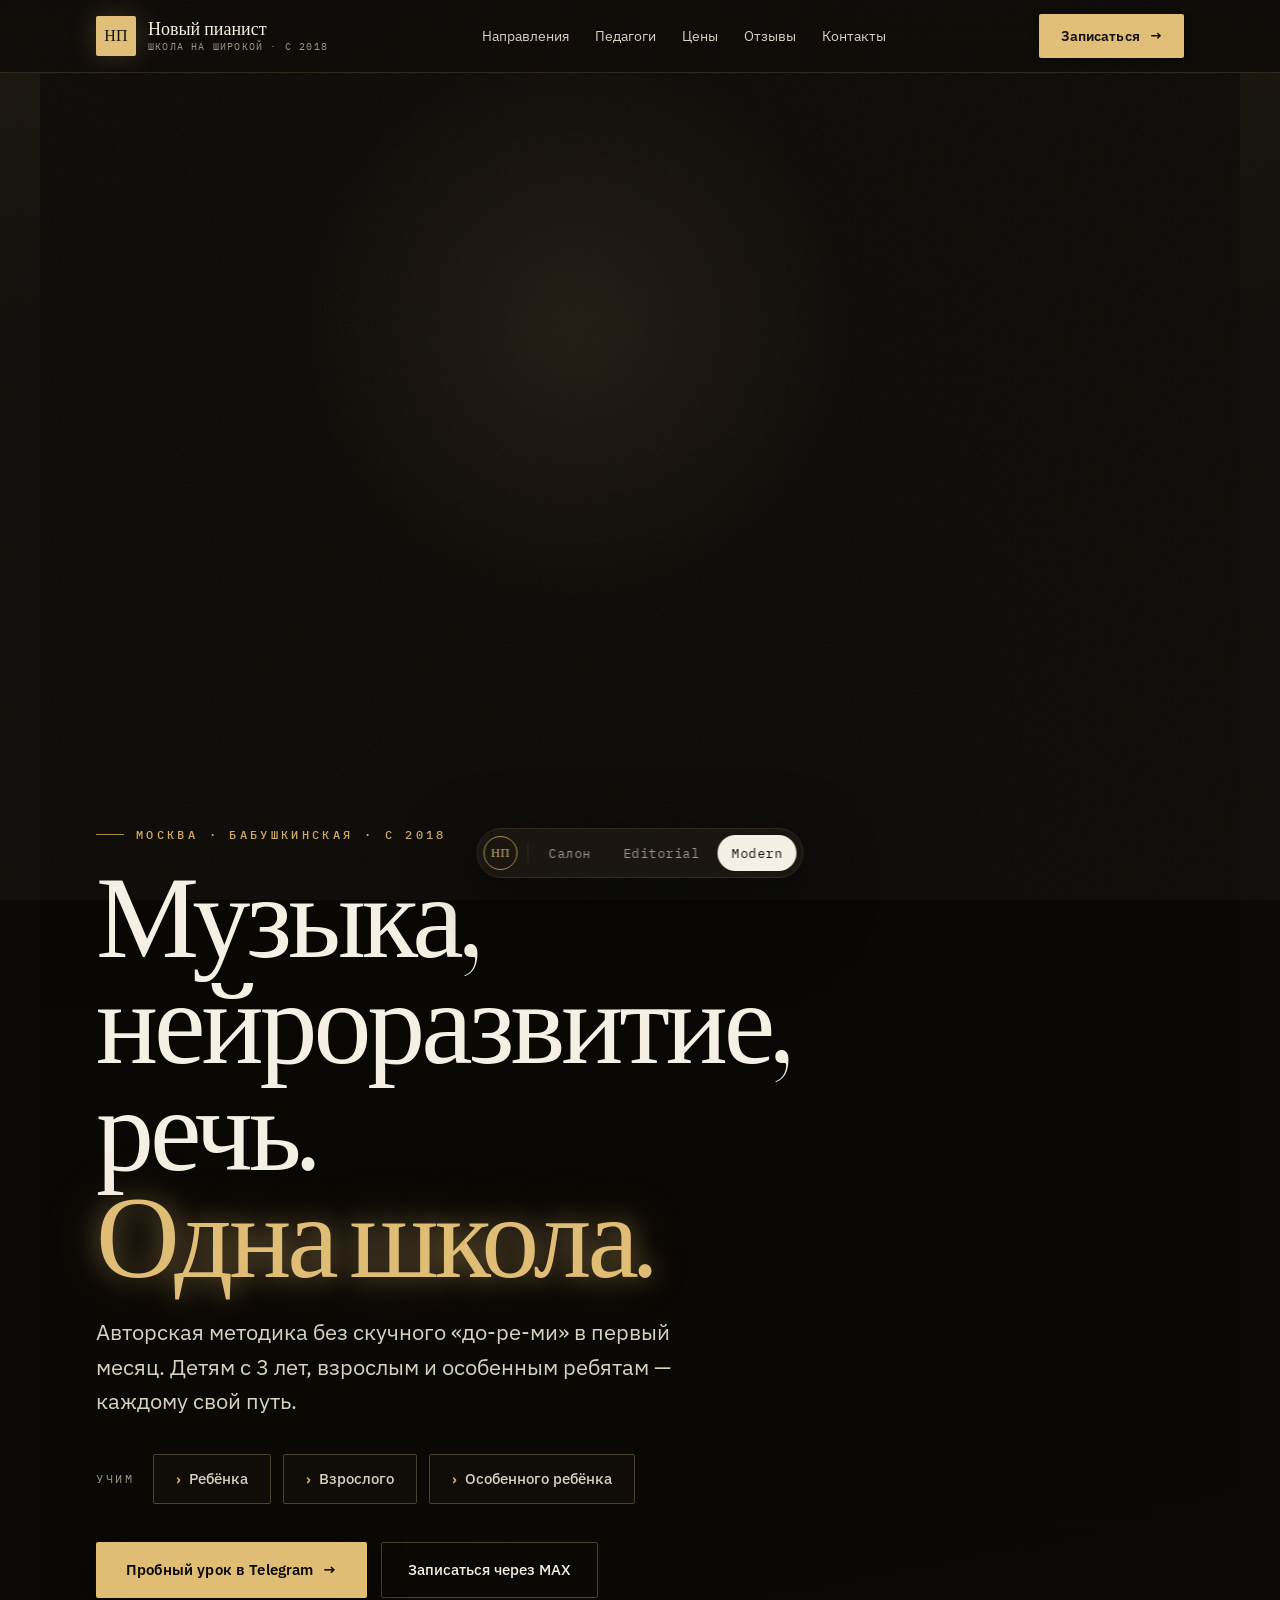
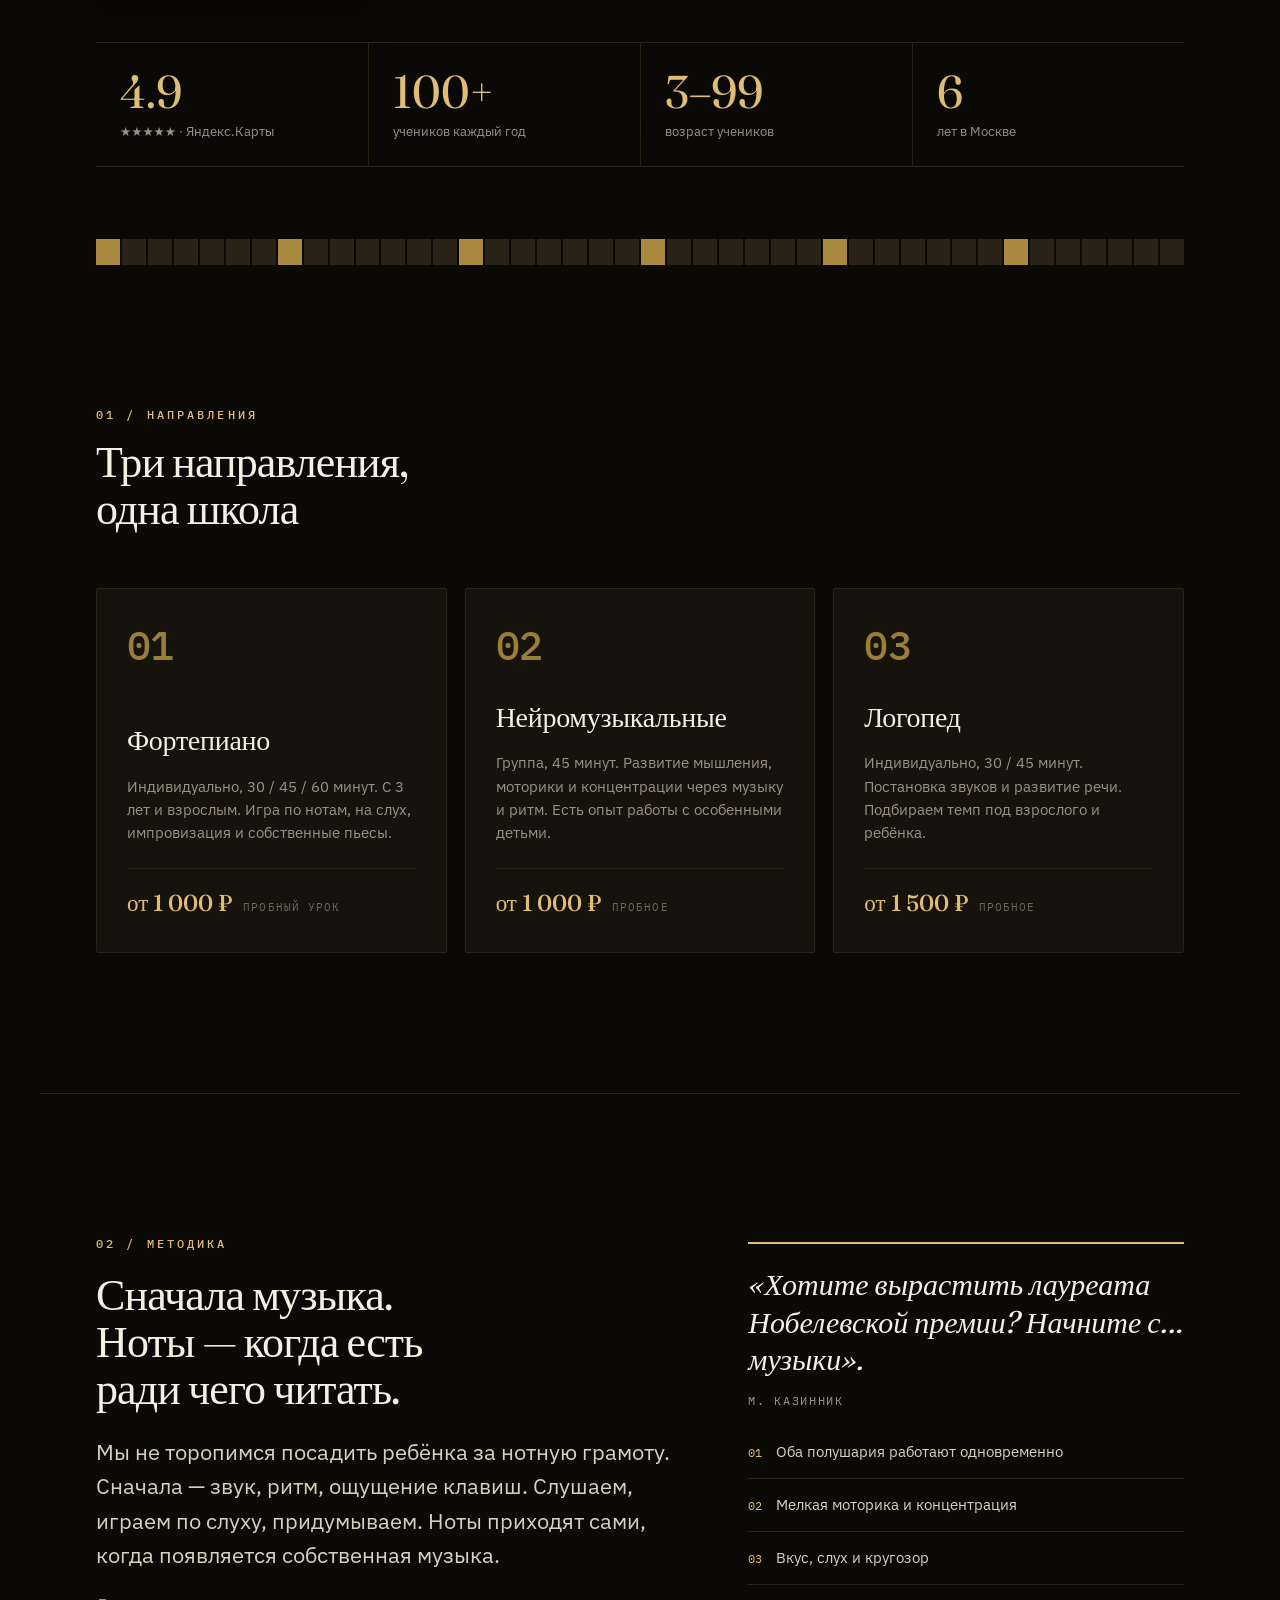
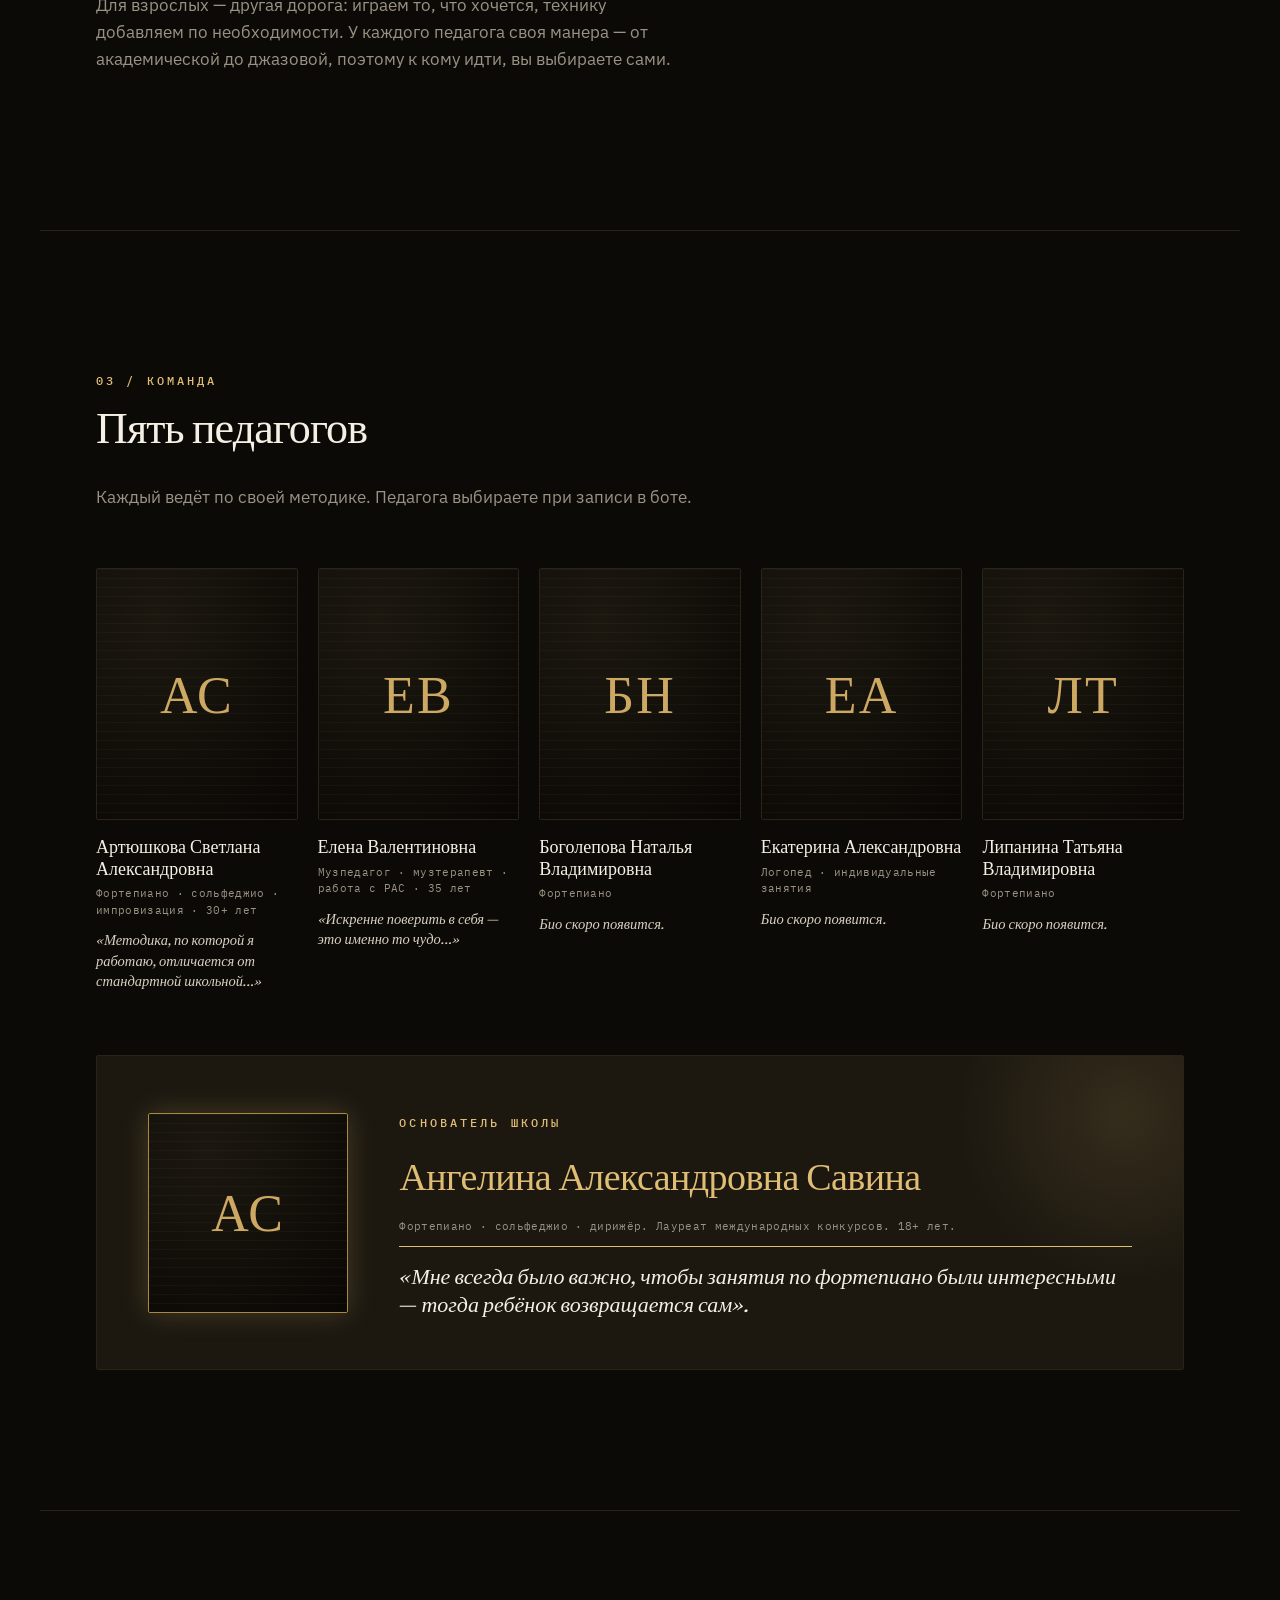
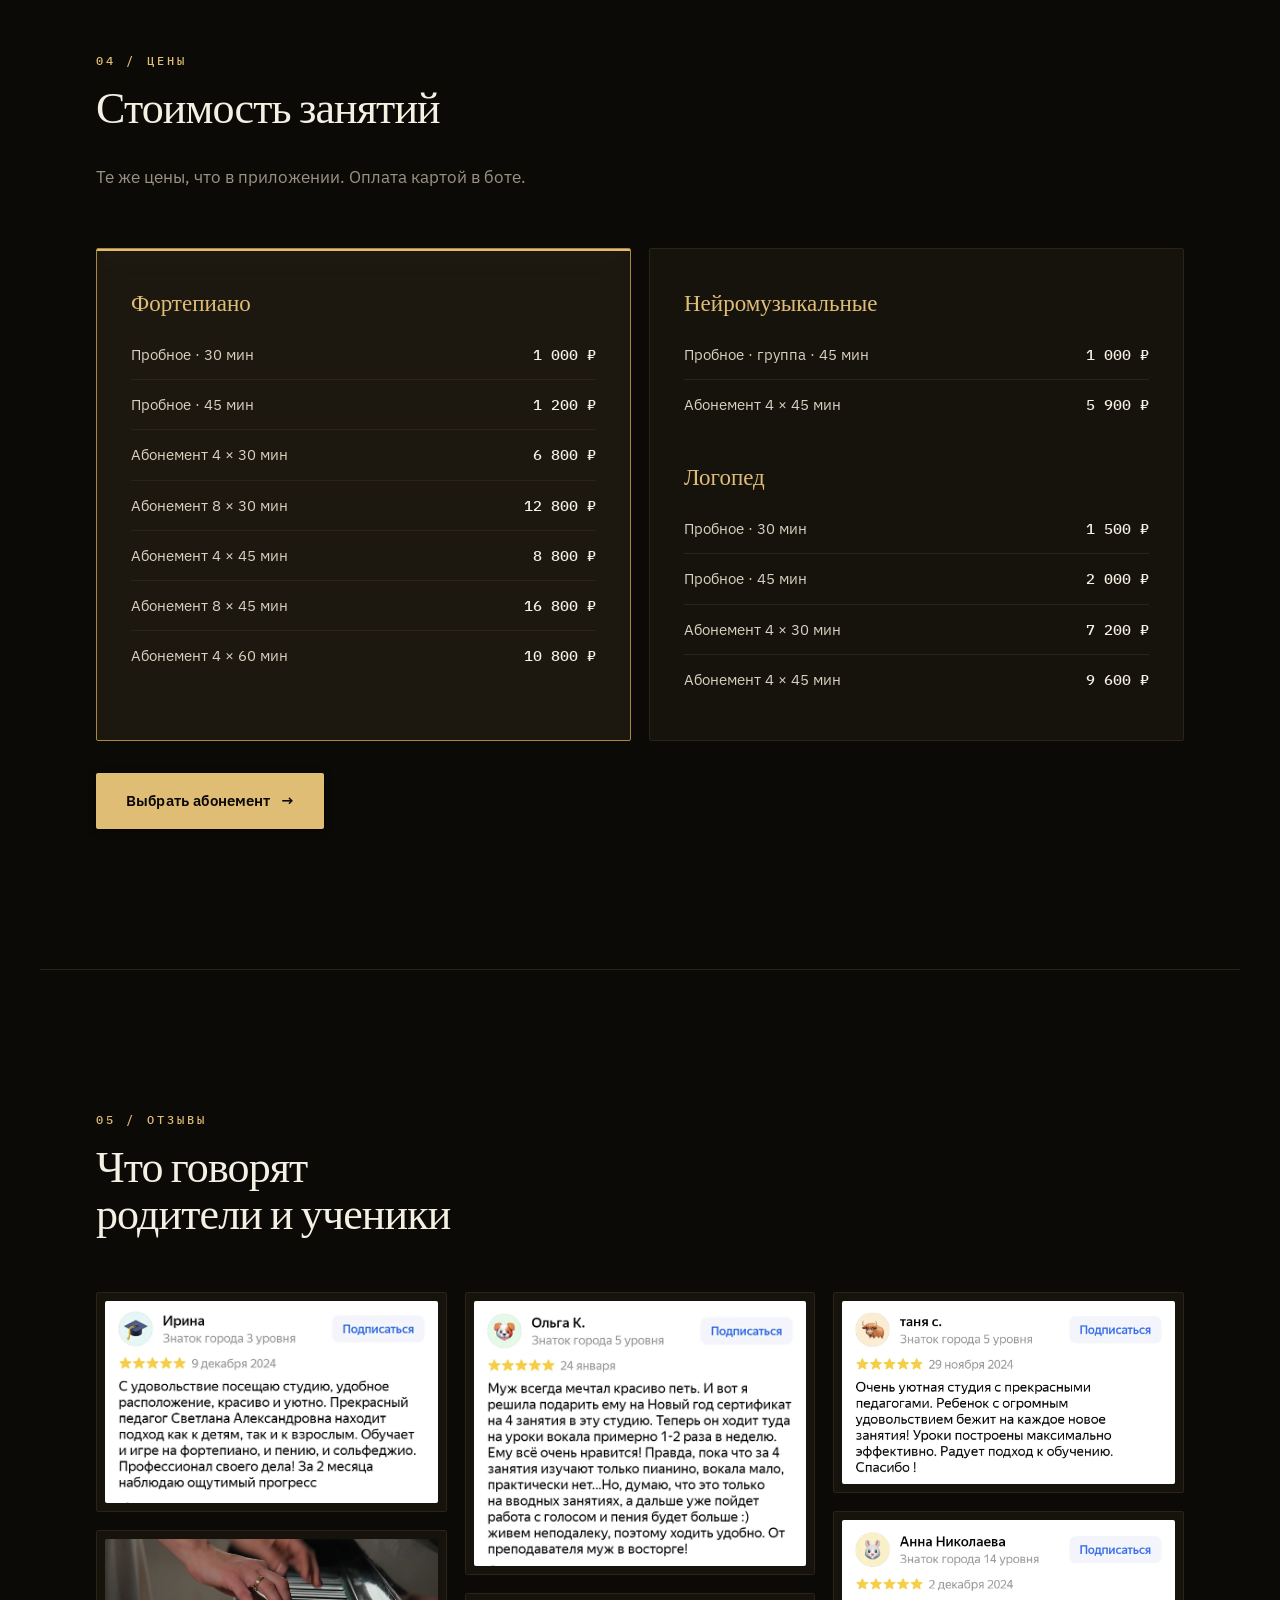
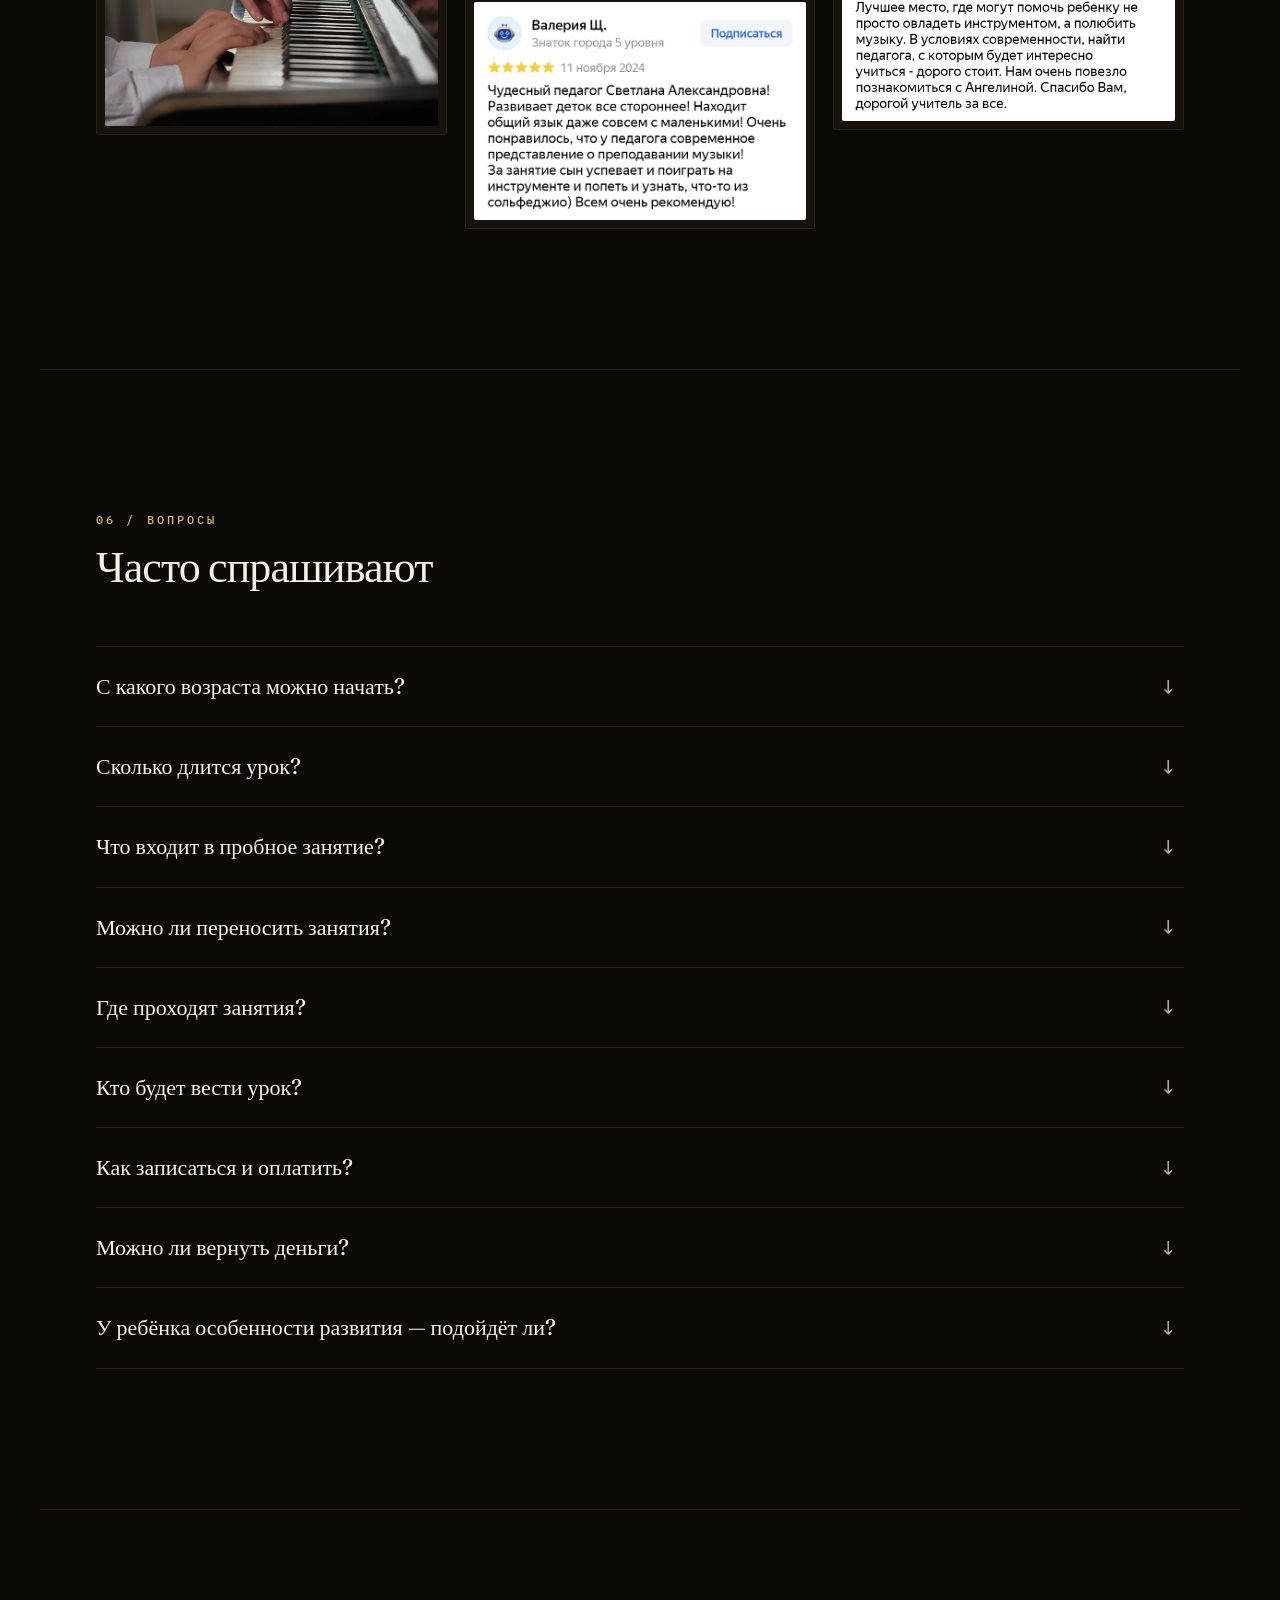
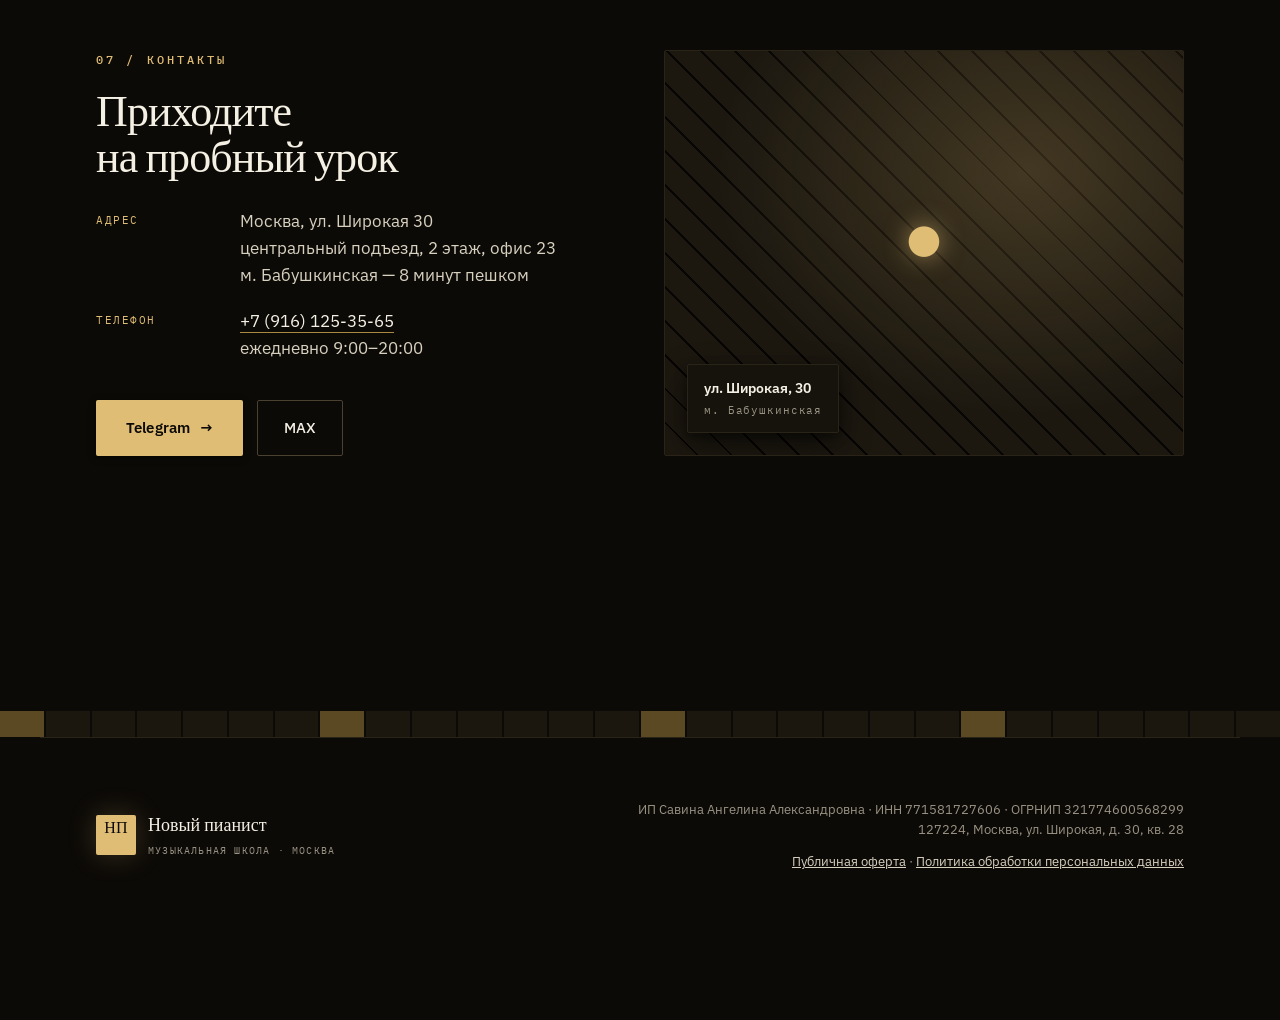
<file: prototypes/v3-modern/index.html>
<!doctype html>
<html lang="ru" data-theme="dark">
<head>
<meta charset="utf-8">
<meta name="viewport" content="width=device-width,initial-scale=1">
<title>Новый пианист — музыка, нейроразвитие, речь | Москва, Широкая</title>
<meta name="description" content="Музыка, нейроразвитие и речь в одной школе. Фортепиано с 3 лет по авторской методике, нейромузыкальные занятия и логопед. 5 педагогов. Пробное от 1000 ₽. М. Бабушкинская.">
<link rel="preconnect" href="https://fonts.googleapis.com">
<link rel="preconnect" href="https://fonts.gstatic.com" crossorigin>
<link rel="stylesheet" href="../_shared/tokens.css">
<link rel="stylesheet" href="../_shared/base.css">
<link rel="stylesheet" href="styles.css">
</head>
<body>
<header class="nav">
  <div class="nav-inner">
    <a class="brand" href="#top">
      <span class="brand-mark">НП</span>
      <span class="brand-name">Новый пианист<small>школа на Широкой · с 2018</small></span>
    </a>
    <nav class="nav-links">
      <a href="#directions">Направления</a>
      <a href="#teachers">Педагоги</a>
      <a href="#pricing">Цены</a>
      <a href="#reviews">Отзывы</a>
      <a href="#contacts">Контакты</a>
    </nav>
    <a class="cta-primary nav-cta" href="https://t.me/newpianist_bot?start=lp_v3_nav">Записаться</a>
  </div>
</header>

<main id="top">
  <!-- ======================= HERO ======================= -->
  <section class="hero">
    <div class="hero-bg" aria-hidden="true">
      <iframe src="https://vk.com/video_ext.php?oid=-229892448&id=456239017&hd=2&autoplay=1&loop=1" allow="autoplay; encrypted-media; picture-in-picture" title="Видео школы «Новый пианист»"></iframe>
    </div>
    <div class="hero-glow" aria-hidden="true"></div>
    <div class="hero-inner">
      <div class="eyebrow reveal d1">Москва · Бабушкинская · с 2018</div>
      <h1 class="hero-h1 reveal d2">Музыка,<br>нейроразвитие,<br>речь.<br><span class="gold-glow">Одна школа.</span></h1>
      <p class="lede hero-lede reveal d3">Авторская методика без скучного «до-ре-ми» в первый месяц. Детям с 3&nbsp;лет, взрослым и особенным ребятам — каждому свой путь.</p>

      <div class="audience reveal d4">
        <span class="audience-label">Учим</span>
        <div class="audience-chips">
          <a class="chip" href="#piano-track">Ребёнка</a>
          <a class="chip" href="#adult-track">Взрослого</a>
          <a class="chip" href="#special-track">Особенного ребёнка</a>
        </div>
      </div>

      <div class="hero-cta reveal d5">
        <a class="cta-primary" href="https://t.me/newpianist_bot?start=lp_v3_hero">Пробный урок в Telegram</a>
        <a class="cta-secondary" href="https://max.ru/id771402577192_1_bot">Записаться через MAX</a>
      </div>
    </div>

    <div class="hero-stats reveal d5">
      <div class="hstat"><span class="hstat-num">4.9</span><span class="hstat-cap">★★★★★ · Яндекс.Карты</span></div>
      <div class="hstat"><span class="hstat-num">100+</span><span class="hstat-cap">учеников каждый год</span></div>
      <div class="hstat"><span class="hstat-num">3–99</span><span class="hstat-cap">возраст учеников</span></div>
      <div class="hstat"><span class="hstat-num">6</span><span class="hstat-cap">лет в Москве</span></div>
    </div>

    <div class="keys-rule hero-keys reveal d5" aria-hidden="true">
      <i></i><i></i><i></i><i></i><i></i><i></i><i></i><i></i><i></i><i></i><i></i><i></i><i></i><i></i><i></i><i></i><i></i><i></i><i></i><i></i><i></i><i></i><i></i><i></i><i></i><i></i><i></i><i></i><i></i><i></i><i></i><i></i><i></i><i></i><i></i><i></i><i></i><i></i><i></i><i></i><i></i><i></i>
    </div>
  </section>

  <!-- ======================= DIRECTIONS ======================= -->
  <section id="directions" class="section directions">
    <div class="block-head">
      <span class="section-label">01 / Направления</span>
      <h2 class="h2">Три направления,<br>одна школа</h2>
    </div>
    <div class="dir-grid">
      <article class="card dir" id="piano-track">
        <div class="card-idx">01</div>
        <h3 class="card-title">Фортепиано</h3>
        <p class="card-desc">Индивидуально, 30 / 45 / 60 минут. С 3 лет и взрослым. Игра по нотам, на слух, импровизация и собственные пьесы.</p>
        <div class="card-foot"><span class="card-price">от 1 000 ₽</span><span class="card-note">пробный урок</span></div>
      </article>
      <article class="card dir" id="special-track">
        <div class="card-idx">02</div>
        <h3 class="card-title">Нейромузыкальные</h3>
        <p class="card-desc">Группа, 45 минут. Развитие мышления, моторики и концентрации через музыку и ритм. Есть опыт работы с особенными детьми.</p>
        <div class="card-foot"><span class="card-price">от 1 000 ₽</span><span class="card-note">пробное</span></div>
      </article>
      <article class="card dir" id="adult-track">
        <div class="card-idx">03</div>
        <h3 class="card-title">Логопед</h3>
        <p class="card-desc">Индивидуально, 30 / 45 минут. Постановка звуков и развитие речи. Подбираем темп под взрослого и ребёнка.</p>
        <div class="card-foot"><span class="card-price">от 1 500 ₽</span><span class="card-note">пробное</span></div>
      </article>
    </div>
  </section>

  <!-- ======================= METHOD ======================= -->
  <section class="section method">
    <div class="method-grid">
      <div class="method-text">
        <span class="section-label">02 / Методика</span>
        <h2 class="h2">Сначала музыка.<br>Ноты — когда есть<br>ради чего читать.</h2>
        <p class="lede">Мы не торопимся посадить ребёнка за нотную грамоту. Сначала — звук, ритм, ощущение клавиш. Слушаем, играем по слуху, придумываем. Ноты приходят сами, когда появляется собственная музыка.</p>
        <p class="method-p">Для взрослых — другая дорога: играем то, что хочется, технику добавляем по необходимости. У каждого педагога своя манера — от академической до джазовой, поэтому к кому идти, вы выбираете сами.</p>
      </div>
      <aside class="method-aside">
        <blockquote class="pull">
          «Хотите вырастить лауреата Нобелевской премии? Начните&nbsp;с… музыки».
          <cite>М. Казинник</cite>
        </blockquote>
        <ul class="method-points">
          <li><span>01</span> Оба полушария работают одновременно</li>
          <li><span>02</span> Мелкая моторика и концентрация</li>
          <li><span>03</span> Вкус, слух и кругозор</li>
        </ul>
      </aside>
    </div>
  </section>

  <!-- ======================= TEACHERS ======================= -->
  <section id="teachers" class="section teachers">
    <div class="block-head">
      <span class="section-label">03 / Команда</span>
      <h2 class="h2">Пять педагогов</h2>
      <p class="hint">Каждый ведёт по своей методике. Педагога выбираете при записи в боте.</p>
    </div>
    <div class="teachers-grid">
      <article class="teacher-card">
        <div class="teacher-photo"><span class="teacher-mono">АС</span></div>
        <h3 class="teacher-name">Артюшкова Светлана Александровна</h3>
        <p class="teacher-meta">Фортепиано · сольфеджио · импровизация · 30+ лет</p>
        <p class="teacher-quote">«Методика, по которой я работаю, отличается от стандартной школьной…»</p>
      </article>
      <article class="teacher-card">
        <div class="teacher-photo"><span class="teacher-mono">ЕВ</span></div>
        <h3 class="teacher-name">Елена Валентиновна</h3>
        <p class="teacher-meta">Музпедагог · музтерапевт · работа с РАС · 35 лет</p>
        <p class="teacher-quote">«Искренне поверить в себя — это именно то чудо…»</p>
      </article>
      <article class="teacher-card">
        <div class="teacher-photo"><span class="teacher-mono">БН</span></div>
        <h3 class="teacher-name">Боголепова Наталья Владимировна</h3>
        <p class="teacher-meta">Фортепиано</p>
        <p class="teacher-quote hint">Био скоро появится.</p>
      </article>
      <article class="teacher-card">
        <div class="teacher-photo"><span class="teacher-mono">ЕА</span></div>
        <h3 class="teacher-name">Екатерина Александровна</h3>
        <p class="teacher-meta">Логопед · индивидуальные занятия</p>
        <p class="teacher-quote hint">Био скоро появится.</p>
      </article>
      <article class="teacher-card">
        <div class="teacher-photo"><span class="teacher-mono">ЛТ</span></div>
        <h3 class="teacher-name">Липанина Татьяна Владимировна</h3>
        <p class="teacher-meta">Фортепиано</p>
        <p class="teacher-quote hint">Био скоро появится.</p>
      </article>
    </div>

    <div class="founder">
      <div class="founder-photo"><span class="teacher-mono">АС</span></div>
      <div class="founder-body">
        <span class="section-label">Основатель школы</span>
        <h3 class="founder-name">Ангелина Александровна Савина</h3>
        <p class="teacher-meta">Фортепиано · сольфеджио · дирижёр. Лауреат международных конкурсов. 18+ лет.</p>
        <blockquote class="pull pull-sm">«Мне всегда было важно, чтобы занятия по фортепиано были интересными — тогда ребёнок возвращается сам».</blockquote>
      </div>
    </div>
  </section>

  <!-- ======================= PRICING ======================= -->
  <section id="pricing" class="section pricing">
    <div class="block-head">
      <span class="section-label">04 / Цены</span>
      <h2 class="h2">Стоимость занятий</h2>
      <p class="hint">Те же цены, что в приложении. Оплата картой в боте.</p>
    </div>
    <div class="pricing-grid">
      <div class="card price-block price-feature">
        <h3 class="price-h">Фортепиано</h3>
        <table class="price-table">
          <tr><td>Пробное · 30 мин</td><td>1 000 ₽</td></tr>
          <tr><td>Пробное · 45 мин</td><td>1 200 ₽</td></tr>
          <tr><td>Абонемент 4 × 30 мин</td><td>6 800 ₽</td></tr>
          <tr><td>Абонемент 8 × 30 мин</td><td>12 800 ₽</td></tr>
          <tr><td>Абонемент 4 × 45 мин</td><td>8 800 ₽</td></tr>
          <tr><td>Абонемент 8 × 45 мин</td><td>16 800 ₽</td></tr>
          <tr><td>Абонемент 4 × 60 мин</td><td>10 800 ₽</td></tr>
        </table>
      </div>
      <div class="card price-block">
        <h3 class="price-h">Нейромузыкальные</h3>
        <table class="price-table">
          <tr><td>Пробное · группа · 45 мин</td><td>1 000 ₽</td></tr>
          <tr><td>Абонемент 4 × 45 мин</td><td>5 900 ₽</td></tr>
        </table>
        <h3 class="price-h price-h-sub">Логопед</h3>
        <table class="price-table">
          <tr><td>Пробное · 30 мин</td><td>1 500 ₽</td></tr>
          <tr><td>Пробное · 45 мин</td><td>2 000 ₽</td></tr>
          <tr><td>Абонемент 4 × 30 мин</td><td>7 200 ₽</td></tr>
          <tr><td>Абонемент 4 × 45 мин</td><td>9 600 ₽</td></tr>
        </table>
      </div>
    </div>
    <a class="cta-primary pricing-cta" href="https://t.me/newpianist_bot?start=lp_v3_pricing">Выбрать абонемент</a>
  </section>

  <!-- ======================= REVIEWS ======================= -->
  <section id="reviews" class="section reviews">
    <div class="block-head">
      <span class="section-label">05 / Отзывы</span>
      <h2 class="h2">Что говорят<br>родители и ученики</h2>
    </div>
    <div class="reviews-grid">
      <figure class="review-card"><img src="../../photo/1.png.webp" alt="отзыв ученика" loading="lazy"></figure>
      <figure class="review-card"><img src="../../photo/2.png.webp" alt="отзыв ученика" loading="lazy"></figure>
      <figure class="review-card"><img src="../../photo/3.png.webp" alt="отзыв ученика" loading="lazy"></figure>
      <figure class="review-card"><img src="../../photo/4.png.webp" alt="отзыв ученика" loading="lazy"></figure>
      <figure class="review-card"><img src="../../photo/5.png.webp" alt="отзыв ученика" loading="lazy"></figure>
      <figure class="review-card"><img src="../../photo/6.png.webp" alt="отзыв ученика" loading="lazy"></figure>
    </div>
  </section>

  <!-- ======================= FAQ ======================= -->
  <section class="section faq">
    <div class="block-head">
      <span class="section-label">06 / Вопросы</span>
      <h2 class="h2">Часто спрашивают</h2>
    </div>
    <div class="faq-list">
      <details><summary>С какого возраста можно начать?</summary><p>С 3 лет. Для самых маленьких есть отдельный формат занятий.</p></details>
      <details><summary>Сколько длится урок?</summary><p>30, 45 или 60 минут — на выбор.</p></details>
      <details><summary>Что входит в пробное занятие?</summary><p>Знакомство, диагностика и мини-урок за инструментом.</p></details>
      <details><summary>Можно ли переносить занятия?</summary><p>Да, с предупреждением за 24 часа. По болезни — за 3 часа, лимит 1 раз в месяц.</p></details>
      <details><summary>Где проходят занятия?</summary><p>Москва, ул. Широкая 30 (м. Бабушкинская). Очно или онлайн.</p></details>
      <details><summary>Кто будет вести урок?</summary><p>Педагога выбираете сами при записи в боте.</p></details>
      <details><summary>Как записаться и оплатить?</summary><p>Через Telegram-бот или MAX-бот — кнопки на странице. Оплата картой прямо в приложении.</p></details>
      <details><summary>Можно ли вернуть деньги?</summary><p>За неначатый абонемент — да. См. публичную оферту.</p></details>
      <details><summary>У ребёнка особенности развития — подойдёт ли?</summary><p>Да. У нас есть педагоги с опытом работы с РАС и логопед.</p></details>
    </div>
  </section>

  <!-- ======================= CONTACTS ======================= -->
  <section id="contacts" class="section contacts">
    <div class="contacts-grid">
      <div class="contacts-info">
        <span class="section-label">07 / Контакты</span>
        <h2 class="h2">Приходите<br>на пробный урок</h2>
        <dl class="contacts-dl">
          <dt>Адрес</dt><dd>Москва, ул. Широкая 30<br>центральный подъезд, 2 этаж, офис 23<br>м. Бабушкинская — 8 минут пешком</dd>
          <dt>Телефон</dt><dd><a href="tel:+79161253565">+7 (916) 125-35-65</a><br>ежедневно 9:00–20:00</dd>
        </dl>
        <div class="hero-cta">
          <a class="cta-primary" href="https://t.me/newpianist_bot?start=lp_v3_contacts">Telegram</a>
          <a class="cta-secondary" href="https://max.ru/id771402577192_1_bot">MAX</a>
        </div>
      </div>
      <div class="map-card" aria-label="Карта — Широкая 30">
        <div class="map-pin">●</div>
        <div class="map-label">ул. Широкая, 30<br><span>м. Бабушкинская</span></div>
      </div>
    </div>
  </section>
</main>

<footer class="footer">
  <div class="keys-rule" aria-hidden="true"><i></i><i></i><i></i><i></i><i></i><i></i><i></i><i></i><i></i><i></i><i></i><i></i><i></i><i></i><i></i><i></i><i></i><i></i><i></i><i></i><i></i><i></i><i></i><i></i><i></i><i></i><i></i><i></i></div>
  <div class="footer-inner">
    <div class="footer-brand">
      <span class="brand-mark">НП</span>
      <span>Новый пианист<small>музыкальная школа · Москва</small></span>
    </div>
    <div class="footer-legal">
      <p>ИП Савина Ангелина Александровна · ИНН 771581727606 · ОГРНИП 321774600568299<br>
      127224, Москва, ул. Широкая, д. 30, кв. 28</p>
      <p><a href="#">Публичная оферта</a> · <a href="#">Политика обработки персональных данных</a></p>
    </div>
  </div>
</footer>
<div class="vswitch" role="navigation" aria-label="Выбор варианта">
  <a class="vswitch-home" href="../../index.html" title="Все варианты">НП</a>
  <span class="vswitch-sep"></span>
  <a href="../v1-salon/index.html">Салон</a>
  <a href="../v2-editorial/index.html">Editorial</a>
  <a href="../v3-modern/index.html" aria-current="page">Modern</a>
</div>
</body>
</html>
</file>
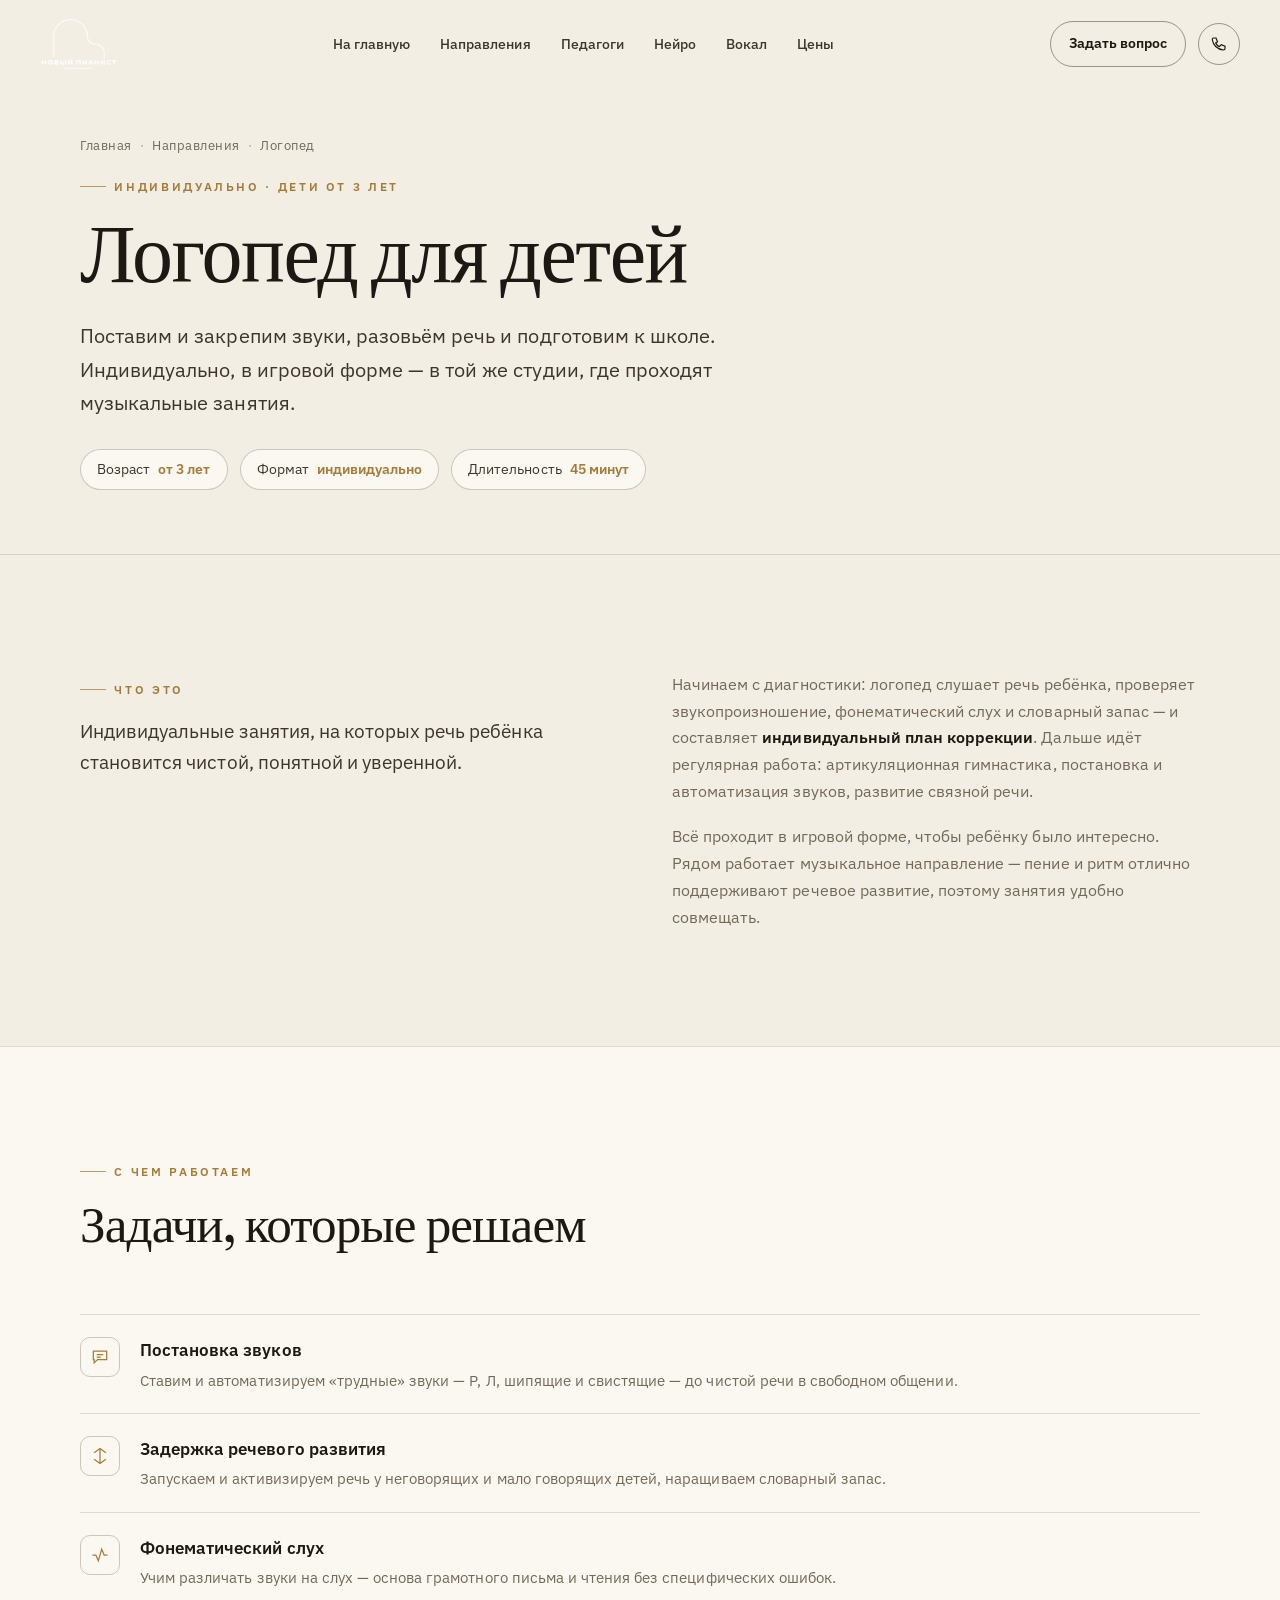
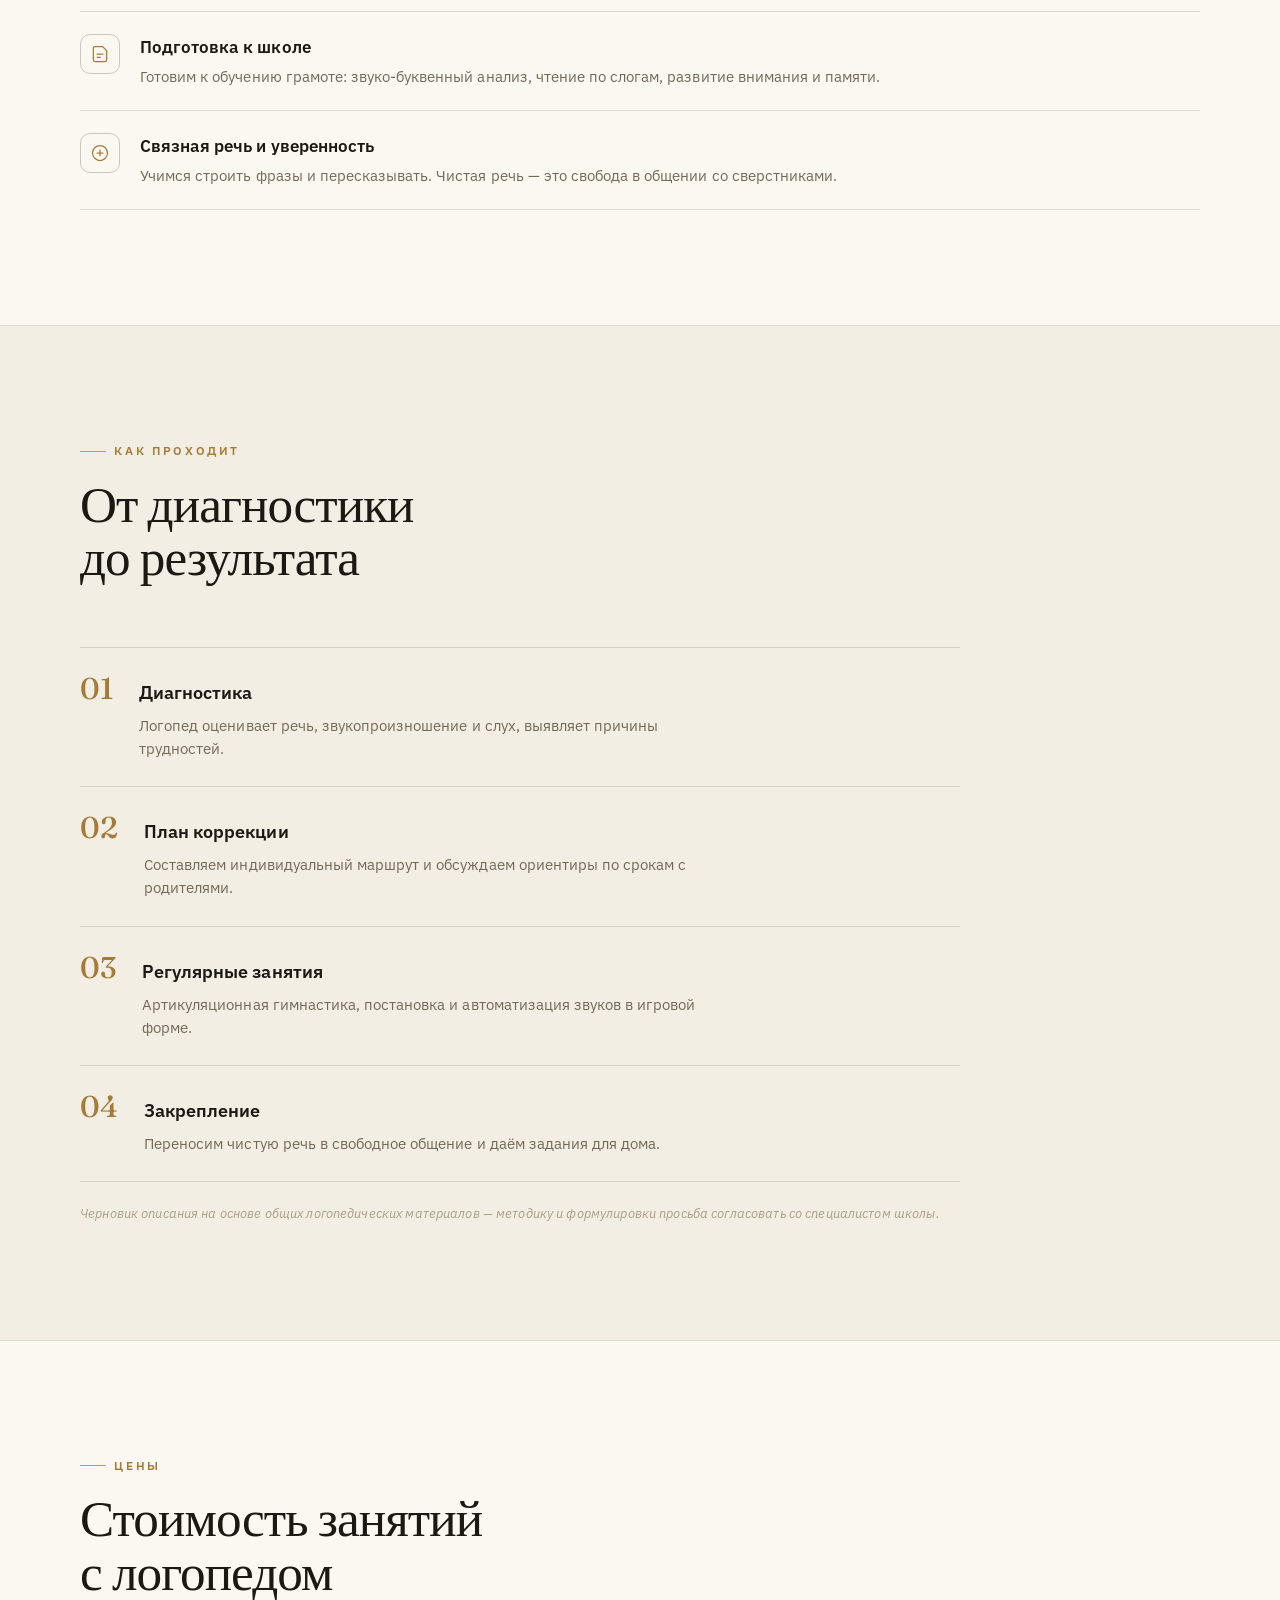
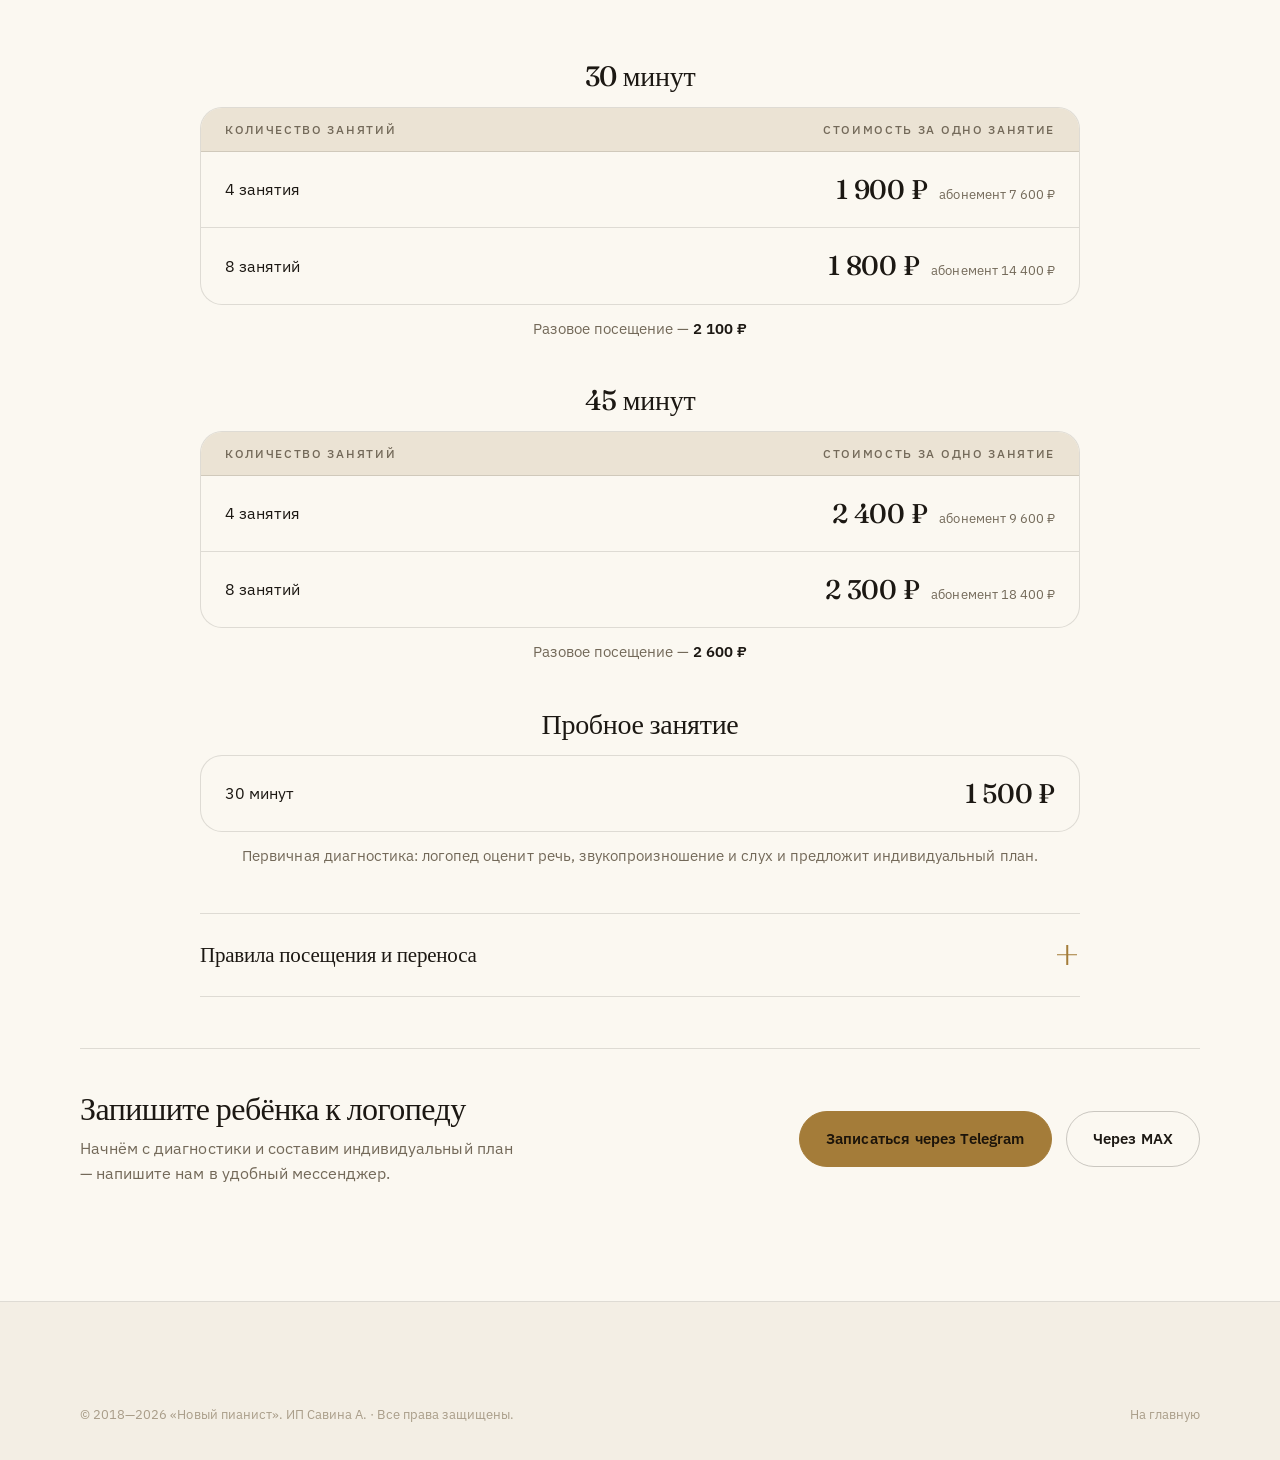
<file: piano/logoped.html>
<!DOCTYPE html>
<html lang="ru" data-theme="warm">
<head>
<meta charset="UTF-8" />
<meta name="viewport" content="width=device-width, initial-scale=1" />

<title>Логопед в Москве — индивидуальные занятия для детей | Новый пианист</title>
<meta name="description" content="Логопед для детей: постановка и автоматизация звуков, развитие речи, коррекция ЗРР, подготовка к школе. Индивидуальные занятия в игровой форме. М. Медведково, ул. Широкая 30." />
<meta name="keywords" content="логопед москва, логопед медведково, постановка звуков ребёнку, логопед свао, развитие речи ребёнка, логопед для детей цена" />
<link rel="canonical" href="https://новыйпианист.рф/logoped" />

<meta property="og:type" content="article" />
<meta property="og:locale" content="ru_RU" />
<meta property="og:title" content="Логопед — индивидуальные занятия для детей" />
<meta property="og:description" content="Постановка звуков, развитие речи и подготовка к школе. Индивидуально, в игровой форме. М. Медведково." />
<meta property="og:image" content="assets/hero-keys.webp" />

<link rel="preconnect" href="https://fonts.googleapis.com" />
<link rel="preconnect" href="https://fonts.gstatic.com" crossorigin />
<link href="https://fonts.googleapis.com/css2?family=Fraunces:ital,opsz,wght@0,9..144,400;0,9..144,500;0,9..144,600;1,9..144,440;1,9..144,500&family=IBM+Plex+Sans:wght@400;500;600;700&family=Unbounded:wght@500;600;700&display=swap" rel="stylesheet" />
<link rel="stylesheet" href="styles.css" />

<script type="application/ld+json">
{
  "@context":"https://schema.org",
  "@type":"Service",
  "name":"Занятия с логопедом",
  "serviceType":"Логопедические занятия для детей",
  "provider":{"@type":"MusicSchool","name":"Новый пианист","address":{"@type":"PostalAddress","streetAddress":"ул. Широкая, 30, 2 этаж, каб. 23 и 24","addressLocality":"Москва","addressCountry":"RU"}},
  "areaServed":"Москва, СВАО, Медведково"
}
</script>
</head>
<body>

<!-- HEADER -->
<header class="site-header info-header" id="header">
  <a class="brand" href="index.html" aria-label="Новый пианист — на главную">
    <img class="mark mark-white" src="assets/logo-mark-white.png" width="78" height="52" alt="Новый пианист">
    <img class="mark mark-dark" src="assets/logo-mark-dark.png" width="78" height="52" alt="Новый пианист">
  </a>
  <nav class="nav" aria-label="Основная навигация">
    <a href="index.html">На главную</a>
    <a href="index.html#directions">Направления</a>
    <a href="index.html#team">Педагоги</a>
    <a href="neuro.html">Нейро</a>
    <a href="vokal.html">Вокал</a>
    <a href="index.html#pricing">Цены</a>
  </nav>
  <div class="header-cta">
    <a class="ask" href="#zayavka">Задать вопрос</a>
    <a class="call-btn" href="tel:+79161253565" aria-label="Позвонить +7 916 125-35-65">
      <svg viewBox="0 0 24 24" fill="none" stroke="currentColor" stroke-width="1.6"><path d="M5 4h3l2 5-2.5 1.5a11 11 0 0 0 5 5L15 13l5 2v3a2 2 0 0 1-2 2A16 16 0 0 1 3 6a2 2 0 0 1 2-2Z"/></svg>
    </a>
    <button class="menu-btn" id="menuBtn" aria-label="Открыть меню" aria-expanded="false">
      <svg width="26" height="26" viewBox="0 0 26 26" fill="none"><line x1="3" y1="8" x2="23" y2="8" stroke="currentColor" stroke-width="1.6"/><line x1="3" y1="14" x2="23" y2="14" stroke="currentColor" stroke-width="1.6"/><line x1="3" y1="20" x2="23" y2="20" stroke="currentColor" stroke-width="1.6"/></svg>
    </button>
  </div>
</header>

<div class="drawer" id="drawer" aria-hidden="true">
  <button class="x" id="drawerClose" aria-label="Закрыть меню">&times;</button>
  <nav>
    <a href="index.html">На главную</a>
    <a href="index.html#directions">Направления</a>
    <a href="index.html#team">Педагоги</a>
    <a href="neuro.html">Нейро</a>
    <a href="vokal.html">Вокал</a>
    <a href="index.html#pricing">Цены</a>
  </nav>
  <a class="btn btn-outline" href="#zayavka">Задать вопрос</a>
</div>

<span id="top"></span>

<!-- PAGE HERO (light, info) -->
<section class="page-hero-lite" data-screen-label="Логопед · Hero">
  <div class="wrap">
    <nav class="crumbs" aria-label="Хлебные крошки">
      <a href="index.html">Главная</a><span>·</span><a href="index.html#directions">Направления</a><span>·</span>Логопед
    </nav>
    <p class="eyebrow">Индивидуально · дети от 3 лет</p>
    <h1>Логопед для&nbsp;детей</h1>
    <p class="page-sub">Поставим и закрепим звуки, разовьём речь и подготовим к школе. Индивидуально, в игровой форме — в той же студии, где проходят музыкальные занятия.</p>
    <div class="meta-row">
      <span class="meta-chip">Возраст <b>от 3 лет</b></span>
      <span class="meta-chip">Формат <b>индивидуально</b></span>
      <span class="meta-chip">Длительность <b>45 минут</b></span>
    </div>
  </div>
</section>

<!-- ABOUT -->
<section data-screen-label="Логопед · О направлении">
  <div class="wrap">
    <div class="lead-grid">
      <div class="reveal">
        <p class="eyebrow">Что это</p>
        <p class="lead" style="margin-top:16px">Индивидуальные занятия, на которых речь ребёнка становится чистой, понятной и уверенной.</p>
      </div>
      <div class="reveal">
        <p class="body-text">Начинаем с диагностики: логопед слушает речь ребёнка, проверяет звукопроизношение, фонематический слух и словарный запас — и составляет <b>индивидуальный план коррекции</b>. Дальше идёт регулярная работа: артикуляционная гимнастика, постановка и автоматизация звуков, развитие связной речи.</p>
        <p class="body-text">Всё проходит в игровой форме, чтобы ребёнку было интересно. Рядом работает музыкальное направление — пение и ритм отлично поддерживают речевое развитие, поэтому занятия удобно совмещать.</p>
      </div>
    </div>
  </div>
</section>

<!-- WHAT WE WORK ON -->
<section class="science" data-screen-label="Логопед · Задачи">
  <div class="wrap">
    <div class="section-head">
      <p class="eyebrow">С чем работаем</p>
      <h2>Задачи, которые решаем</h2>
    </div>
    <ul class="brain-list">
      <li class="reveal">
        <div class="ico"><svg viewBox="0 0 24 24" fill="none" stroke="currentColor" stroke-width="1.5"><path d="M4 5h16v10H9l-4 4v-4H4z"/><path d="M8 9h8M8 12h5"/></svg></div>
        <div><h4>Постановка звуков</h4><p>Ставим и автоматизируем «трудные» звуки — Р, Л, шипящие и свистящие — до чистой речи в свободном общении.</p></div>
      </li>
      <li class="reveal">
        <div class="ico"><svg viewBox="0 0 24 24" fill="none" stroke="currentColor" stroke-width="1.5"><path d="M12 3v18M5 8l7-5 7 5M5 16l7 5 7-5"/></svg></div>
        <div><h4>Задержка речевого развития</h4><p>Запускаем и активизируем речь у неговорящих и мало говорящих детей, наращиваем словарный запас.</p></div>
      </li>
      <li class="reveal">
        <div class="ico"><svg viewBox="0 0 24 24" fill="none" stroke="currentColor" stroke-width="1.5"><path d="M3 12h4l3 7 4-14 3 7h4"/></svg></div>
        <div><h4>Фонематический слух</h4><p>Учим различать звуки на слух — основа грамотного письма и чтения без специфических ошибок.</p></div>
      </li>
      <li class="reveal">
        <div class="ico"><svg viewBox="0 0 24 24" fill="none" stroke="currentColor" stroke-width="1.5"><path d="M4 19V5a2 2 0 0 1 2-2h9l5 5v11a2 2 0 0 1-2 2H6a2 2 0 0 1-2-2Z"/><path d="M8 12h8M8 16h5"/></svg></div>
        <div><h4>Подготовка к школе</h4><p>Готовим к обучению грамоте: звуко-буквенный анализ, чтение по слогам, развитие внимания и памяти.</p></div>
      </li>
      <li class="reveal">
        <div class="ico"><svg viewBox="0 0 24 24" fill="none" stroke="currentColor" stroke-width="1.5"><circle cx="12" cy="12" r="9"/><path d="M8 12h8M12 8v8"/></svg></div>
        <div><h4>Связная речь и уверенность</h4><p>Учимся строить фразы и пересказывать. Чистая речь — это свобода в общении со сверстниками.</p></div>
      </li>
    </ul>
  </div>
</section>

<!-- HOW IT GOES -->
<section data-screen-label="Логопед · Как проходит">
  <div class="wrap">
    <div class="section-head">
      <p class="eyebrow">Как проходит</p>
      <h2>От диагностики до результата</h2>
    </div>
    <div class="flow">
      <div class="item reveal"><div class="n">01</div><div><h4>Диагностика</h4><p>Логопед оценивает речь, звукопроизношение и слух, выявляет причины трудностей.</p></div></div>
      <div class="item reveal"><div class="n">02</div><div><h4>План коррекции</h4><p>Составляем индивидуальный маршрут и обсуждаем ориентиры по срокам с родителями.</p></div></div>
      <div class="item reveal"><div class="n">03</div><div><h4>Регулярные занятия</h4><p>Артикуляционная гимнастика, постановка и автоматизация звуков в игровой форме.</p></div></div>
      <div class="item reveal"><div class="n">04</div><div><h4>Закрепление</h4><p>Переносим чистую речь в свободное общение и даём задания для дома.</p></div></div>
    </div>
    <p class="draft-note">Черновик описания на основе общих логопедических материалов — методику и формулировки просьба согласовать со специалистом школы.</p>
  </div>
</section>

<!-- PRICING -->
<section id="pricing" class="science" data-screen-label="Логопед · Цены">
  <div class="wrap">
    <div class="section-head">
      <p class="eyebrow">Цены</p>
      <h2>Стоимость занятий с логопедом</h2>
    </div>
    <div class="price-tables">
      <div class="pt-group reveal">
        <h3 class="pt-title">30 минут</h3>
        <div class="pt-table">
        <div class="pt-row pt-head"><div class="pt-qty">Количество занятий</div><div class="pt-price">Стоимость за одно занятие</div></div>
        <div class="pt-row"><div class="pt-qty">4 занятия</div><div class="pt-price"><b>1 900 ₽</b><small>абонемент 7 600 ₽</small></div></div>
        <div class="pt-row"><div class="pt-qty">8 занятий</div><div class="pt-price"><b>1 800 ₽</b><small>абонемент 14 400 ₽</small></div></div>
        </div>
        <p class="pt-single">Разовое посещение — <b>2 100 ₽</b></p>
      </div>
      <div class="pt-group reveal">
        <h3 class="pt-title">45 минут</h3>
        <div class="pt-table">
        <div class="pt-row pt-head"><div class="pt-qty">Количество занятий</div><div class="pt-price">Стоимость за одно занятие</div></div>
        <div class="pt-row"><div class="pt-qty">4 занятия</div><div class="pt-price"><b>2 400 ₽</b><small>абонемент 9 600 ₽</small></div></div>
        <div class="pt-row"><div class="pt-qty">8 занятий</div><div class="pt-price"><b>2 300 ₽</b><small>абонемент 18 400 ₽</small></div></div>
        </div>
        <p class="pt-single">Разовое посещение — <b>2 600 ₽</b></p>
      </div>
      <div class="pt-group reveal">
        <h3 class="pt-title">Пробное занятие</h3>
        <div class="pt-table">
        <div class="pt-row"><div class="pt-qty">30 минут</div><div class="pt-price"><b>1 500 ₽</b></div></div>
        </div>
        <p class="pt-single">Первичная диагностика: логопед оценит речь, звукопроизношение и слух и предложит индивидуальный план.</p>
      </div>
    </div>
    <div class="rules">
      <details class="faq-item">
        <summary class="faq-q">Правила посещения и переноса<span class="pm"></span></summary>
        <div class="faq-a">
          <p><strong>Пропуск по болезни.</strong> При наличии справки пропущенное занятие можно перенести на другой день, предварительно согласовав время.</p>
          <p><strong>Пропуск по другой причине.</strong> В течение срока действия абонемента можно перенести ограниченное количество занятий, пропущенных по личным причинам:</p>
          <ul>
            <li>1 занятие — при абонементе на 4 занятия;</li>
            <li>2 занятия — при абонементе на 8 занятий;</li>
            <li>3 занятия — при абонементе на 12 занятий.</li>
          </ul>
          <p style="margin-top:14px"><strong>Предупреждение об отмене.</strong> Об отмене занятия необходимо сообщить не менее чем за 24 часа. Если ученик заболел непосредственно в день занятия, предупредить нужно не менее чем за 3 часа до его начала.</p>
          <p>При более позднем уведомлении занятие считается проведённым и списывается с абонемента.</p>
          <p>Абонемент действует 4, 8 или 12 занятий подряд по согласованному с учеником расписанию.</p>
        </div>
      </details>
    </div>
    <div class="price-cta reveal" id="zayavka">
      <div class="pc-text">
        <h3>Запишите ребёнка к логопеду</h3>
        <p>Начнём с диагностики и составим индивидуальный план — напишите нам в удобный мессенджер.</p>
      </div>
      <div class="hero-cta">
        <a class="btn btn-primary" href="tg://resolve?domain=newpianist_bot&start=lp_logoped_band" target="_blank" rel="noopener">Записаться через Telegram</a>
        <a class="btn btn-outline" href="https://max.ru/id771402577192_1_bot?start=lp_logoped_band" target="_blank" rel="noopener">Через MAX</a>
      </div>
    </div>
  </div>
</section>

<!-- FOOTER (lite, no contacts) -->
<footer class="site-footer">
  <div class="wrap">
    <div class="footer-bottom">
      <span>© 2018—2026 «Новый пианист». ИП Савина А. · Все права защищены.</span>
      <a href="index.html">На главную</a>
    </div>
  </div>
</footer>

<script>
(function(){
  const header = document.getElementById('header');
  const onScroll = () => header.classList.toggle('scrolled', window.scrollY > 40);
  onScroll(); window.addEventListener('scroll', onScroll, {passive:true});
  const drawer = document.getElementById('drawer');
  const menuBtn = document.getElementById('menuBtn');
  const drawerClose = document.getElementById('drawerClose');
  const openD = () => { drawer.classList.add('open'); drawer.setAttribute('aria-hidden','false'); menuBtn.setAttribute('aria-expanded','true'); };
  const closeD = () => { drawer.classList.remove('open'); drawer.setAttribute('aria-hidden','true'); menuBtn.setAttribute('aria-expanded','false'); };
  menuBtn.addEventListener('click', openD);
  drawerClose.addEventListener('click', closeD);
  drawer.querySelectorAll('a').forEach(a => a.addEventListener('click', closeD));
  const io = new IntersectionObserver((entries) => {
    entries.forEach(e => { if (e.isIntersecting){ e.target.classList.add('in'); io.unobserve(e.target); } });
  }, {threshold:0.12, rootMargin:'0px 0px -8% 0px'});
  document.querySelectorAll('.reveal').forEach(el => io.observe(el));
})();
</script>

</body>
</html>
</file>
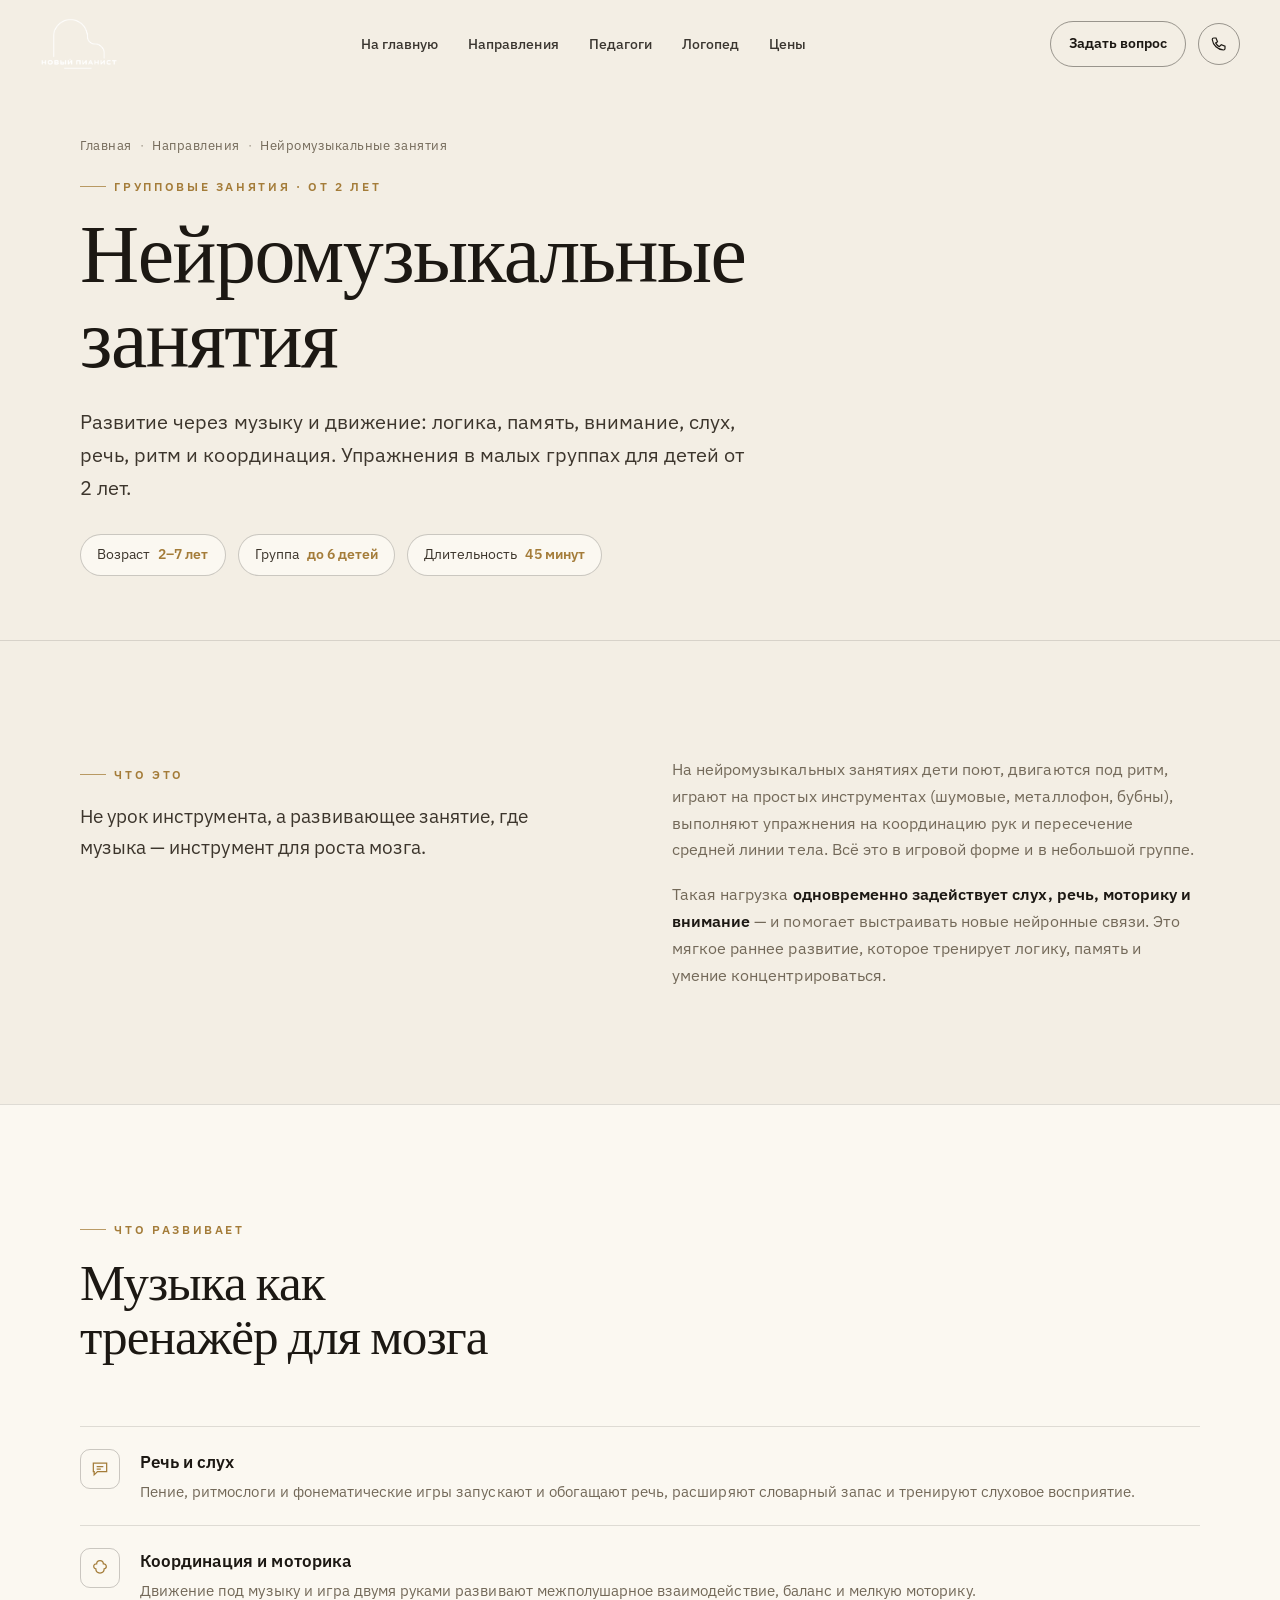
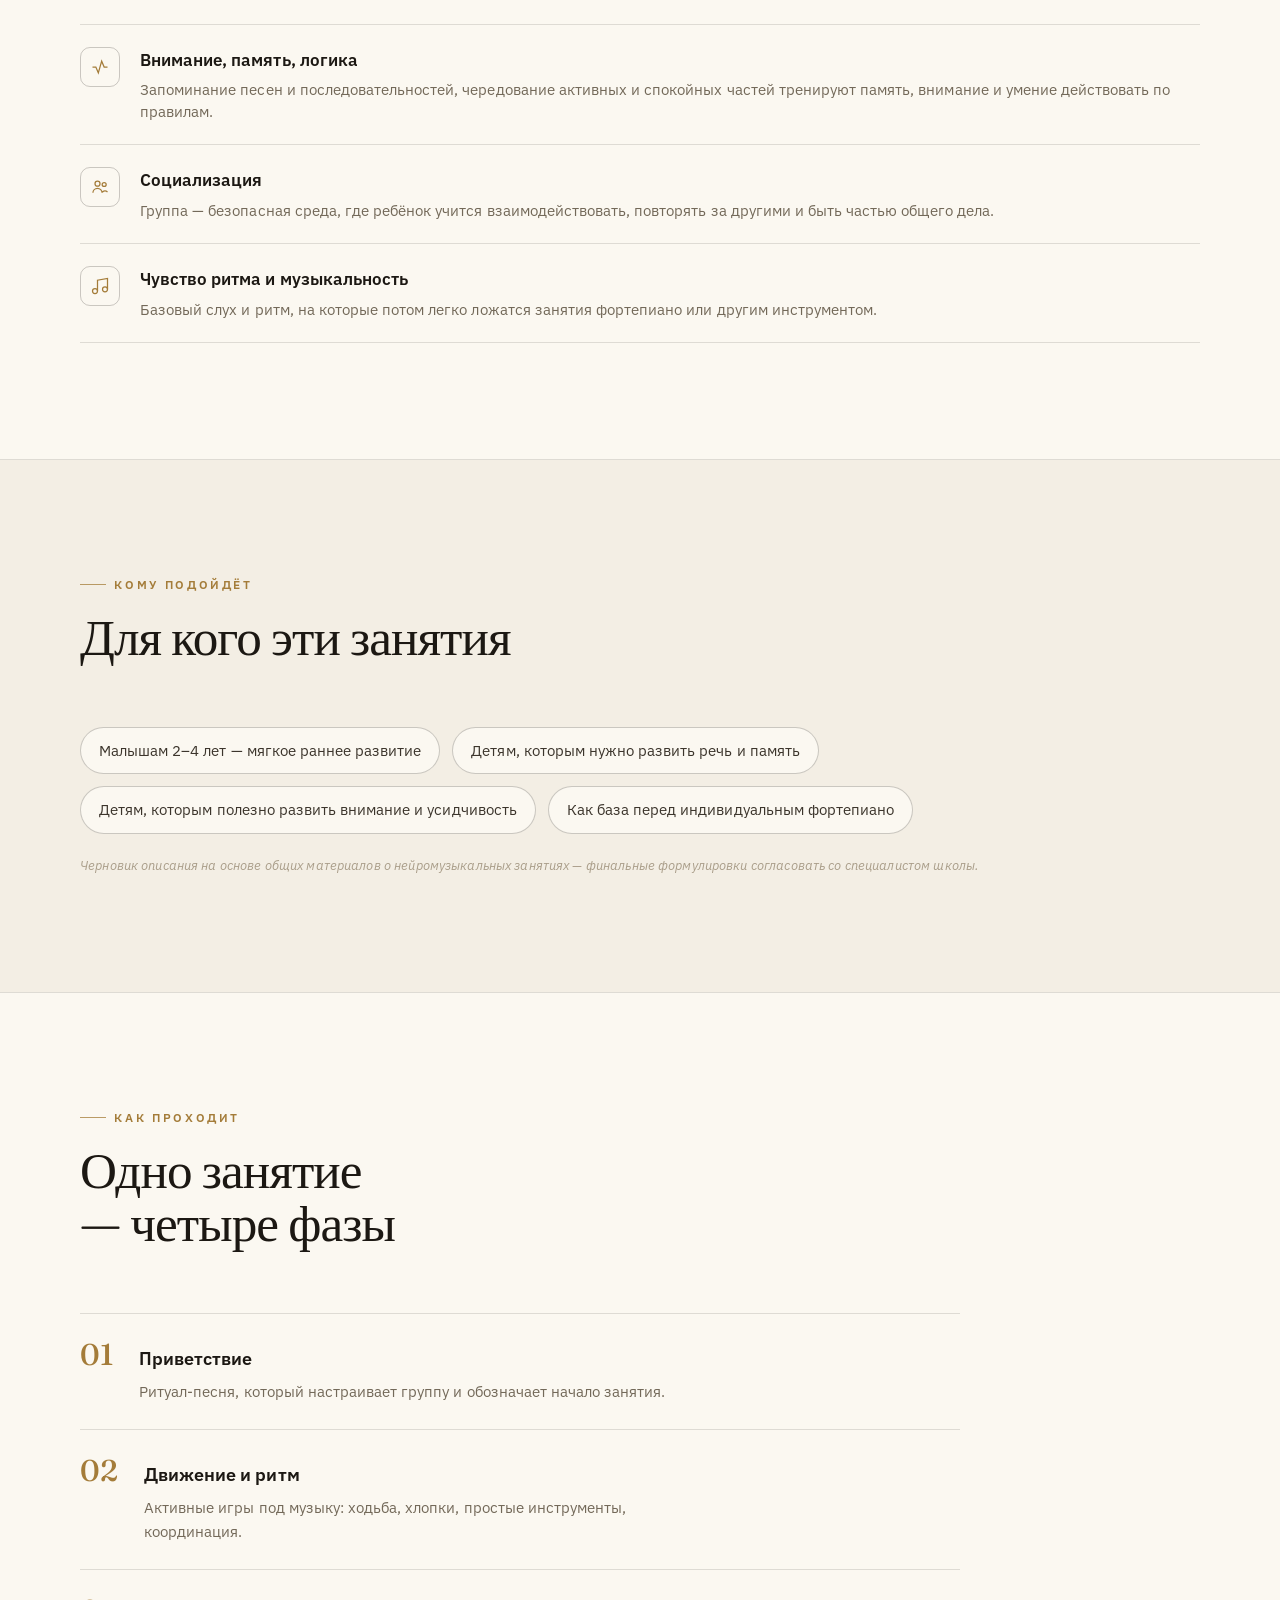
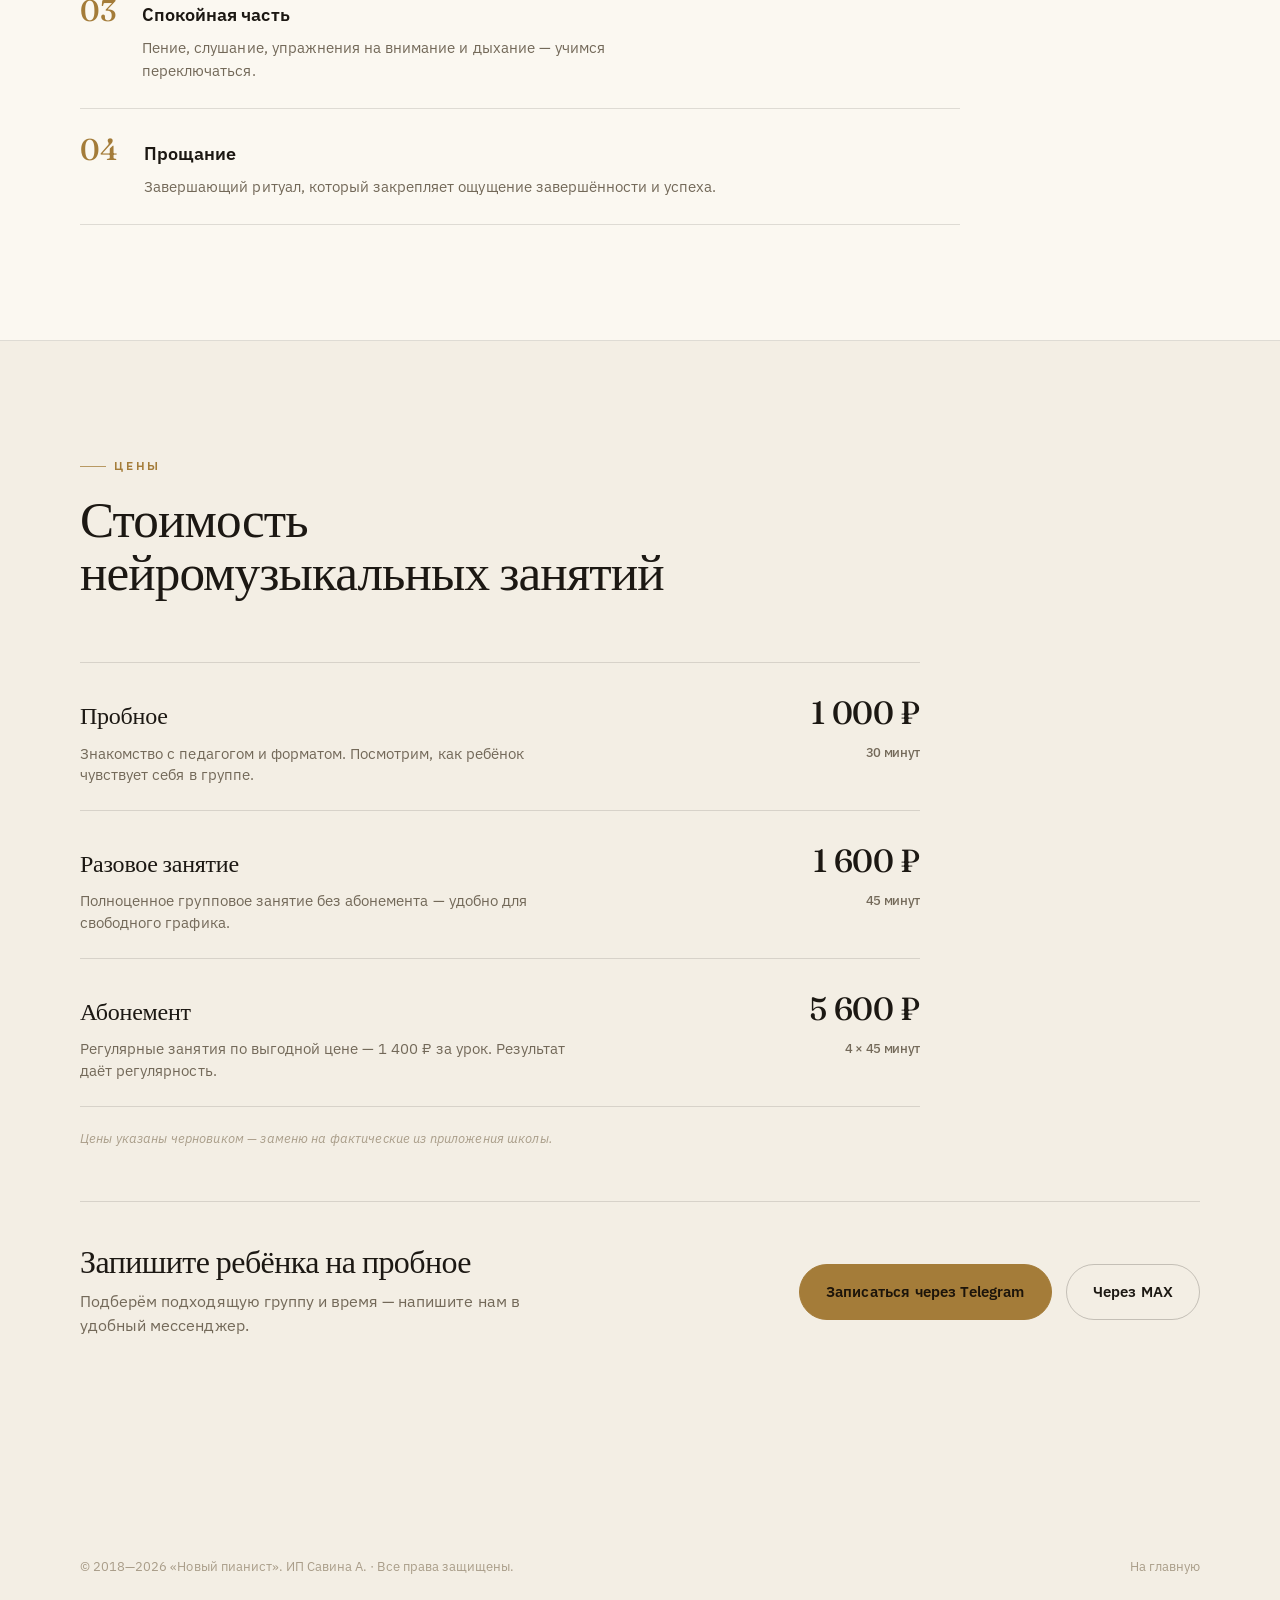
<file: piano/neuro.html>
<!DOCTYPE html>
<html lang="ru" data-theme="warm">
<head>
<meta charset="UTF-8" />
<meta name="viewport" content="width=device-width, initial-scale=1" />

<title>Нейромузыкальные занятия в Москве — групповые уроки для детей | Новый пианист</title>
<meta name="description" content="Групповые нейромузыкальные занятия для детей от 2 лет: развитие логики, памяти, внимания, слуха, речи, ритма и координации через музыку и движение. М. Медведково." />
<meta name="keywords" content="нейромузыкальные занятия москва, музыкальная нейрогимнастика, групповые занятия музыкой для детей, развитие памяти и внимания у детей, раннее музыкальное развитие медведково" />
<link rel="canonical" href="https://новыйпианист.рф/neuro" />

<meta property="og:type" content="article" />
<meta property="og:locale" content="ru_RU" />
<meta property="og:title" content="Нейромузыкальные занятия — групповые уроки для детей" />
<meta property="og:description" content="Развитие логики, памяти, внимания, слуха и речи через музыку и движение. Групповые занятия для детей от 2 лет." />
<meta property="og:image" content="assets/hero-keys.webp" />

<link rel="preconnect" href="https://fonts.googleapis.com" />
<link rel="preconnect" href="https://fonts.gstatic.com" crossorigin />
<link href="https://fonts.googleapis.com/css2?family=Fraunces:ital,opsz,wght@0,9..144,400;0,9..144,500;0,9..144,600;1,9..144,440;1,9..144,500&family=IBM+Plex+Sans:wght@400;500;600;700&family=Unbounded:wght@500;600;700&display=swap" rel="stylesheet" />
<link rel="stylesheet" href="styles.css" />

<script type="application/ld+json">
{
  "@context":"https://schema.org",
  "@type":"Service",
  "name":"Нейромузыкальные занятия",
  "serviceType":"Групповые развивающие занятия музыкой для детей",
  "provider":{"@type":"MusicSchool","name":"Новый пианист","address":{"@type":"PostalAddress","streetAddress":"ул. Широкая, 30, 2 этаж, каб. 23 и 24","addressLocality":"Москва","addressCountry":"RU"}},
  "areaServed":"Москва, СВАО, Медведково",
  "audience":{"@type":"PeopleAudience","suggestedMinAge":2}
}
</script>
</head>
<body>

<!-- HEADER -->
<header class="site-header info-header" id="header">
  <a class="brand" href="index.html" aria-label="Новый пианист — на главную">
    <img class="mark mark-white" src="assets/logo-mark-white.png" width="78" height="52" alt="Новый пианист">
    <img class="mark mark-dark" src="assets/logo-mark-dark.png" width="78" height="52" alt="Новый пианист">
  </a>
  <nav class="nav" aria-label="Основная навигация">
    <a href="index.html">На главную</a>
    <a href="index.html#directions">Направления</a>
    <a href="index.html#team">Педагоги</a>
    <a href="logoped.html">Логопед</a>
    <a href="index.html#pricing">Цены</a>
  </nav>
  <div class="header-cta">
    <a class="ask" href="#zayavka">Задать вопрос</a>
    <a class="call-btn" href="tel:+79161253565" aria-label="Позвонить +7 916 125-35-65">
      <svg viewBox="0 0 24 24" fill="none" stroke="currentColor" stroke-width="1.6"><path d="M5 4h3l2 5-2.5 1.5a11 11 0 0 0 5 5L15 13l5 2v3a2 2 0 0 1-2 2A16 16 0 0 1 3 6a2 2 0 0 1 2-2Z"/></svg>
    </a>
    <button class="menu-btn" id="menuBtn" aria-label="Открыть меню" aria-expanded="false">
      <svg width="26" height="26" viewBox="0 0 26 26" fill="none"><line x1="3" y1="8" x2="23" y2="8" stroke="currentColor" stroke-width="1.6"/><line x1="3" y1="14" x2="23" y2="14" stroke="currentColor" stroke-width="1.6"/><line x1="3" y1="20" x2="23" y2="20" stroke="currentColor" stroke-width="1.6"/></svg>
    </button>
  </div>
</header>

<div class="drawer" id="drawer" aria-hidden="true">
  <button class="x" id="drawerClose" aria-label="Закрыть меню">&times;</button>
  <nav>
    <a href="index.html">На главную</a>
    <a href="index.html#directions">Направления</a>
    <a href="index.html#team">Педагоги</a>
    <a href="logoped.html">Логопед</a>
    <a href="index.html#pricing">Цены</a>
  </nav>
  <a class="btn btn-outline" href="#zayavka">Задать вопрос</a>
</div>

<span id="top"></span>

<!-- PAGE HERO (light, info) -->
<section class="page-hero-lite" data-screen-label="Нейро · Hero">
  <div class="wrap">
    <nav class="crumbs" aria-label="Хлебные крошки">
      <a href="index.html">Главная</a><span>·</span><a href="index.html#directions">Направления</a><span>·</span>Нейромузыкальные занятия
    </nav>
    <p class="eyebrow">Групповые занятия · от 2 лет</p>
    <h1>Нейромузыкальные занятия</h1>
    <p class="page-sub">Развитие через музыку и движение: логика, память, внимание, слух, речь, ритм и координация. Упражнения в малых группах для детей от 2 лет.</p>
    <div class="meta-row">
      <span class="meta-chip">Возраст <b>2–7 лет</b></span>
      <span class="meta-chip">Группа <b>до 6 детей</b></span>
      <span class="meta-chip">Длительность <b>45 минут</b></span>
    </div>
  </div>
</section>

<!-- ABOUT -->
<section data-screen-label="Нейро · О направлении">
  <div class="wrap">
    <div class="lead-grid">
      <div class="reveal">
        <p class="eyebrow">Что это</p>
        <p class="lead" style="margin-top:16px">Не урок инструмента, а развивающее занятие, где музыка — инструмент для роста мозга.</p>
      </div>
      <div class="reveal">
        <p class="body-text">На нейромузыкальных занятиях дети поют, двигаются под ритм, играют на простых инструментах (шумовые, металлофон, бубны), выполняют упражнения на координацию рук и пересечение средней линии тела. Всё это в игровой форме и в небольшой группе.</p>
        <p class="body-text">Такая нагрузка <b>одновременно задействует слух, речь, моторику и внимание</b> — и помогает выстраивать новые нейронные связи. Это мягкое раннее развитие, которое тренирует логику, память и умение концентрироваться.</p>
      </div>
    </div>
  </div>
</section>

<!-- WHAT IT DEVELOPS -->
<section class="science" data-screen-label="Нейро · Польза">
  <div class="wrap">
    <div class="section-head">
      <p class="eyebrow">Что развивает</p>
      <h2>Музыка как тренажёр для мозга</h2>
    </div>
    <ul class="brain-list">
      <li class="reveal">
        <div class="ico"><svg viewBox="0 0 24 24" fill="none" stroke="currentColor" stroke-width="1.5"><path d="M4 5h16v10H9l-4 4v-4H4z"/><path d="M8 9h8M8 12h5"/></svg></div>
        <div><h4>Речь и слух</h4><p>Пение, ритмослоги и фонематические игры запускают и обогащают речь, расширяют словарный запас и тренируют слуховое восприятие.</p></div>
      </li>
      <li class="reveal">
        <div class="ico"><svg viewBox="0 0 24 24" fill="none" stroke="currentColor" stroke-width="1.5"><path d="M12 3a4 4 0 0 0-4 4 3 3 0 0 0-1 6c0 3 2 5 5 5s5-2 5-5a3 3 0 0 0-1-6 4 4 0 0 0-4-4Z"/></svg></div>
        <div><h4>Координация и моторика</h4><p>Движение под музыку и игра двумя руками развивают межполушарное взаимодействие, баланс и мелкую моторику.</p></div>
      </li>
      <li class="reveal">
        <div class="ico"><svg viewBox="0 0 24 24" fill="none" stroke="currentColor" stroke-width="1.5"><path d="M3 12h4l3 7 4-14 3 7h4"/></svg></div>
        <div><h4>Внимание, память, логика</h4><p>Запоминание песен и последовательностей, чередование активных и спокойных частей тренируют память, внимание и умение действовать по правилам.</p></div>
      </li>
      <li class="reveal">
        <div class="ico"><svg viewBox="0 0 24 24" fill="none" stroke="currentColor" stroke-width="1.5"><circle cx="9" cy="8" r="3"/><circle cx="17" cy="9" r="2.4"/><path d="M3.5 19a5.5 5.5 0 0 1 11 0M15 18a4.5 4.5 0 0 1 6 0"/></svg></div>
        <div><h4>Социализация</h4><p>Группа — безопасная среда, где ребёнок учится взаимодействовать, повторять за другими и быть частью общего дела.</p></div>
      </li>
      <li class="reveal">
        <div class="ico"><svg viewBox="0 0 24 24" fill="none" stroke="currentColor" stroke-width="1.5"><path d="M9 18V5l12-2v13"/><circle cx="6" cy="18" r="3"/><circle cx="18" cy="16" r="3"/></svg></div>
        <div><h4>Чувство ритма и музыкальность</h4><p>Базовый слух и ритм, на которые потом легко ложатся занятия фортепиано или другим инструментом.</p></div>
      </li>
    </ul>
  </div>
</section>

<!-- FOR WHOM -->
<section data-screen-label="Нейро · Кому">
  <div class="wrap">
    <div class="section-head">
      <p class="eyebrow">Кому подойдёт</p>
      <h2>Для кого эти занятия</h2>
    </div>
    <div class="tags">
      <span class="tag">Малышам 2–4 лет — мягкое раннее развитие</span>
      <span class="tag">Детям, которым нужно развить речь и память</span>
      <span class="tag">Детям, которым полезно развить внимание и усидчивость</span>
      <span class="tag">Как база перед индивидуальным фортепиано</span>
    </div>
    <p class="draft-note">Черновик описания на основе общих материалов о нейромузыкальных занятиях — финальные формулировки согласовать со специалистом школы.</p>
  </div>
</section>

<!-- HOW IT GOES -->
<section class="science" data-screen-label="Нейро · Как проходит">
  <div class="wrap">
    <div class="section-head">
      <p class="eyebrow">Как проходит</p>
      <h2>Одно занятие — четыре фазы</h2>
    </div>
    <div class="flow">
      <div class="item reveal"><div class="n">01</div><div><h4>Приветствие</h4><p>Ритуал-песня, который настраивает группу и обозначает начало занятия.</p></div></div>
      <div class="item reveal"><div class="n">02</div><div><h4>Движение и ритм</h4><p>Активные игры под музыку: ходьба, хлопки, простые инструменты, координация.</p></div></div>
      <div class="item reveal"><div class="n">03</div><div><h4>Спокойная часть</h4><p>Пение, слушание, упражнения на внимание и дыхание — учимся переключаться.</p></div></div>
      <div class="item reveal"><div class="n">04</div><div><h4>Прощание</h4><p>Завершающий ритуал, который закрепляет ощущение завершённости и успеха.</p></div></div>
    </div>
  </div>
</section>

<!-- PRICING -->
<section id="pricing" data-screen-label="Нейро · Цены">
  <div class="wrap">
    <div class="section-head">
      <p class="eyebrow">Цены</p>
      <h2>Стоимость нейромузыкальных занятий</h2>
    </div>
    <div class="price-list">
      <div class="row reveal">
        <div class="pl-main"><div class="pl-plan">Пробное</div><div class="pl-note">Знакомство с педагогом и форматом. Посмотрим, как ребёнок чувствует себя в группе.</div></div>
        <div class="pl-price">1 000 ₽<small>30 минут</small></div>
      </div>
      <div class="row reveal">
        <div class="pl-main"><div class="pl-plan">Разовое занятие</div><div class="pl-note">Полноценное групповое занятие без абонемента — удобно для свободного графика.</div></div>
        <div class="pl-price">1 600 ₽<small>45 минут</small></div>
      </div>
      <div class="row reveal">
        <div class="pl-main"><div class="pl-plan">Абонемент</div><div class="pl-note">Регулярные занятия по выгодной цене — 1 400 ₽ за урок. Результат даёт регулярность.</div></div>
        <div class="pl-price">5 600 ₽<small>4 × 45 минут</small></div>
      </div>
    </div>
    <p class="draft-note">Цены указаны черновиком — заменю на фактические из приложения школы.</p>
    <div class="price-cta reveal" id="zayavka">
      <div class="pc-text">
        <h3>Запишите ребёнка на пробное</h3>
        <p>Подберём подходящую группу и время — напишите нам в удобный мессенджер.</p>
      </div>
      <div class="hero-cta">
        <a class="btn btn-primary" href="tg://resolve?domain=newpianist_bot&start=lp_neuro_band" target="_blank" rel="noopener">Записаться через Telegram</a>
        <a class="btn btn-outline" href="https://max.ru/id771402577192_1_bot?start=lp_neuro_band" target="_blank" rel="noopener">Через MAX</a>
      </div>
    </div>
  </div>
</section>

<!-- FOOTER (lite, no contacts) -->
<footer class="site-footer">
  <div class="wrap">
    <div class="footer-bottom">
      <span>© 2018—2026 «Новый пианист». ИП Савина А. · Все права защищены.</span>
      <a href="index.html">На главную</a>
    </div>
  </div>
</footer>

<script>
(function(){
  const header = document.getElementById('header');
  const onScroll = () => header.classList.toggle('scrolled', window.scrollY > 40);
  onScroll(); window.addEventListener('scroll', onScroll, {passive:true});
  const drawer = document.getElementById('drawer');
  const menuBtn = document.getElementById('menuBtn');
  const drawerClose = document.getElementById('drawerClose');
  const openD = () => { drawer.classList.add('open'); drawer.setAttribute('aria-hidden','false'); menuBtn.setAttribute('aria-expanded','true'); };
  const closeD = () => { drawer.classList.remove('open'); drawer.setAttribute('aria-hidden','true'); menuBtn.setAttribute('aria-expanded','false'); };
  menuBtn.addEventListener('click', openD);
  drawerClose.addEventListener('click', closeD);
  drawer.querySelectorAll('a').forEach(a => a.addEventListener('click', closeD));
  const io = new IntersectionObserver((entries) => {
    entries.forEach(e => { if (e.isIntersecting){ e.target.classList.add('in'); io.unobserve(e.target); } });
  }, {threshold:0.12, rootMargin:'0px 0px -8% 0px'});
  document.querySelectorAll('.reveal').forEach(el => io.observe(el));
})();
</script>

</body>
</html>
</file>
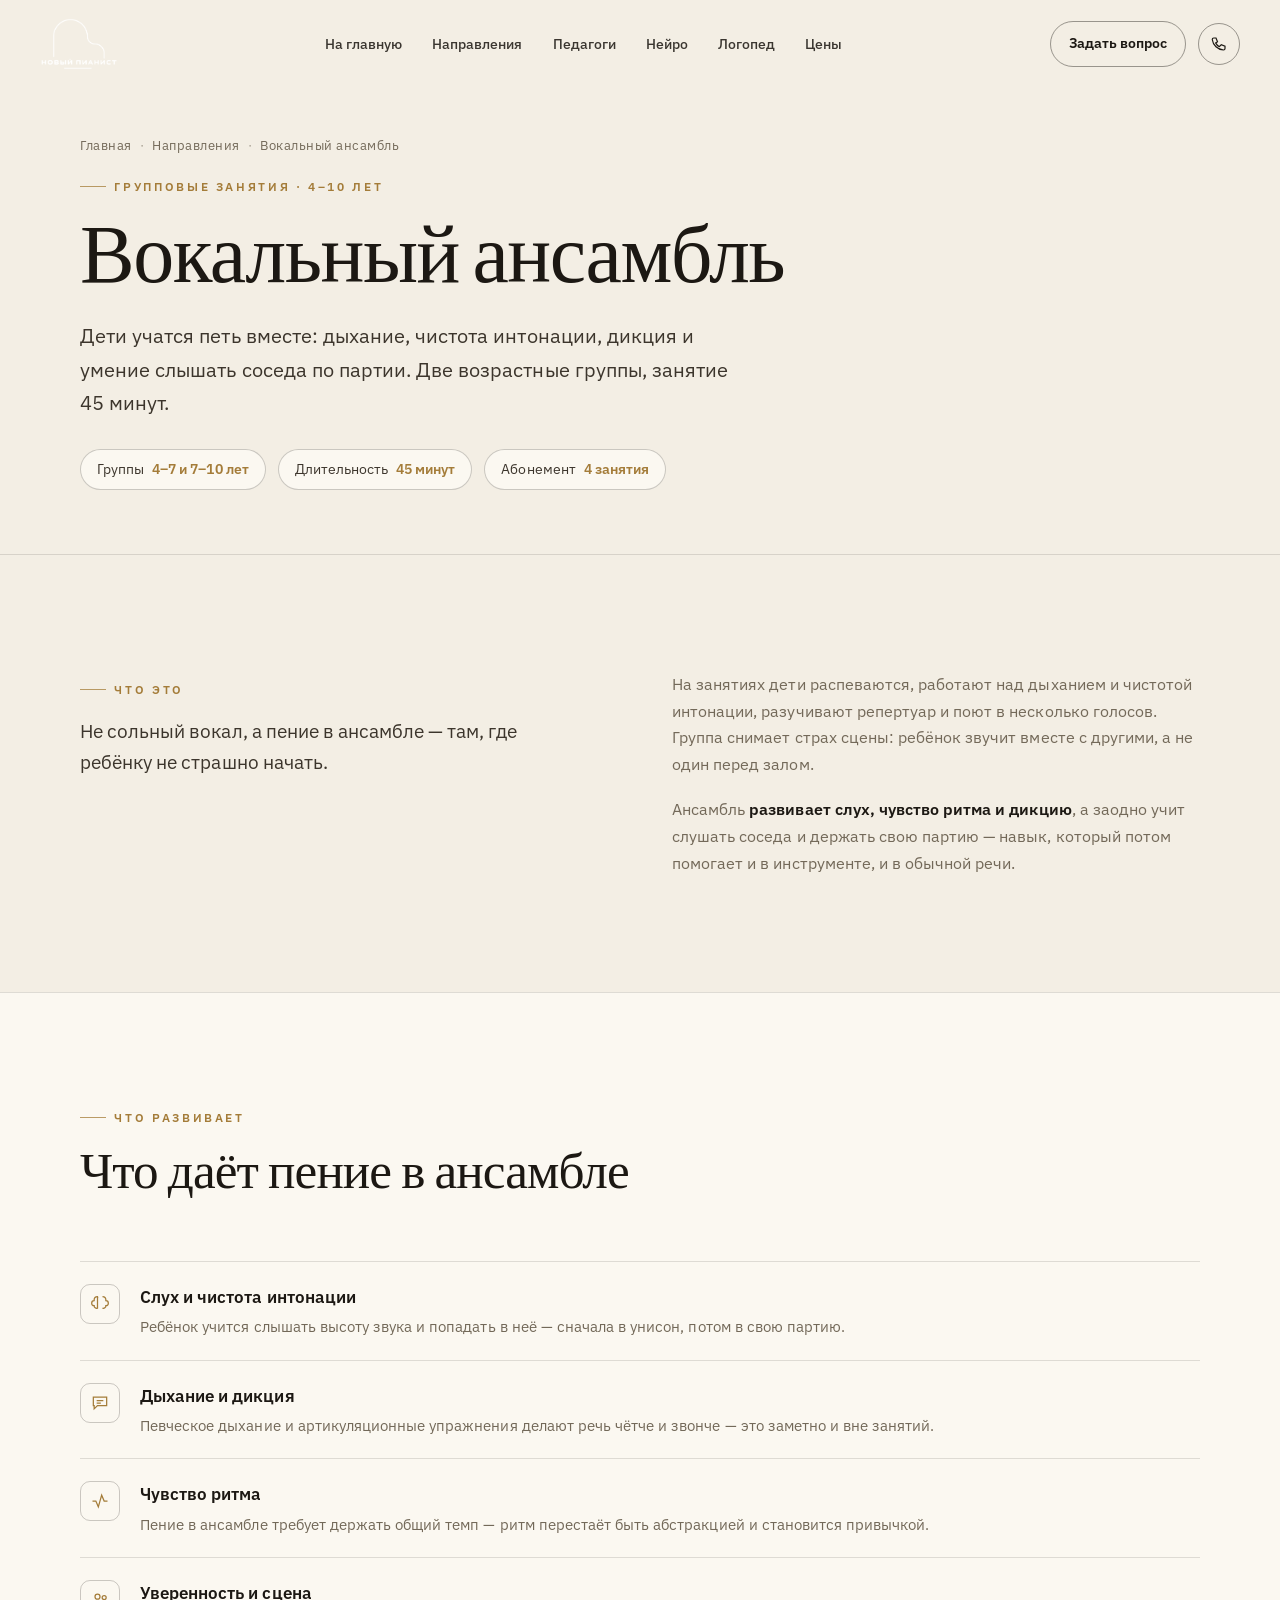
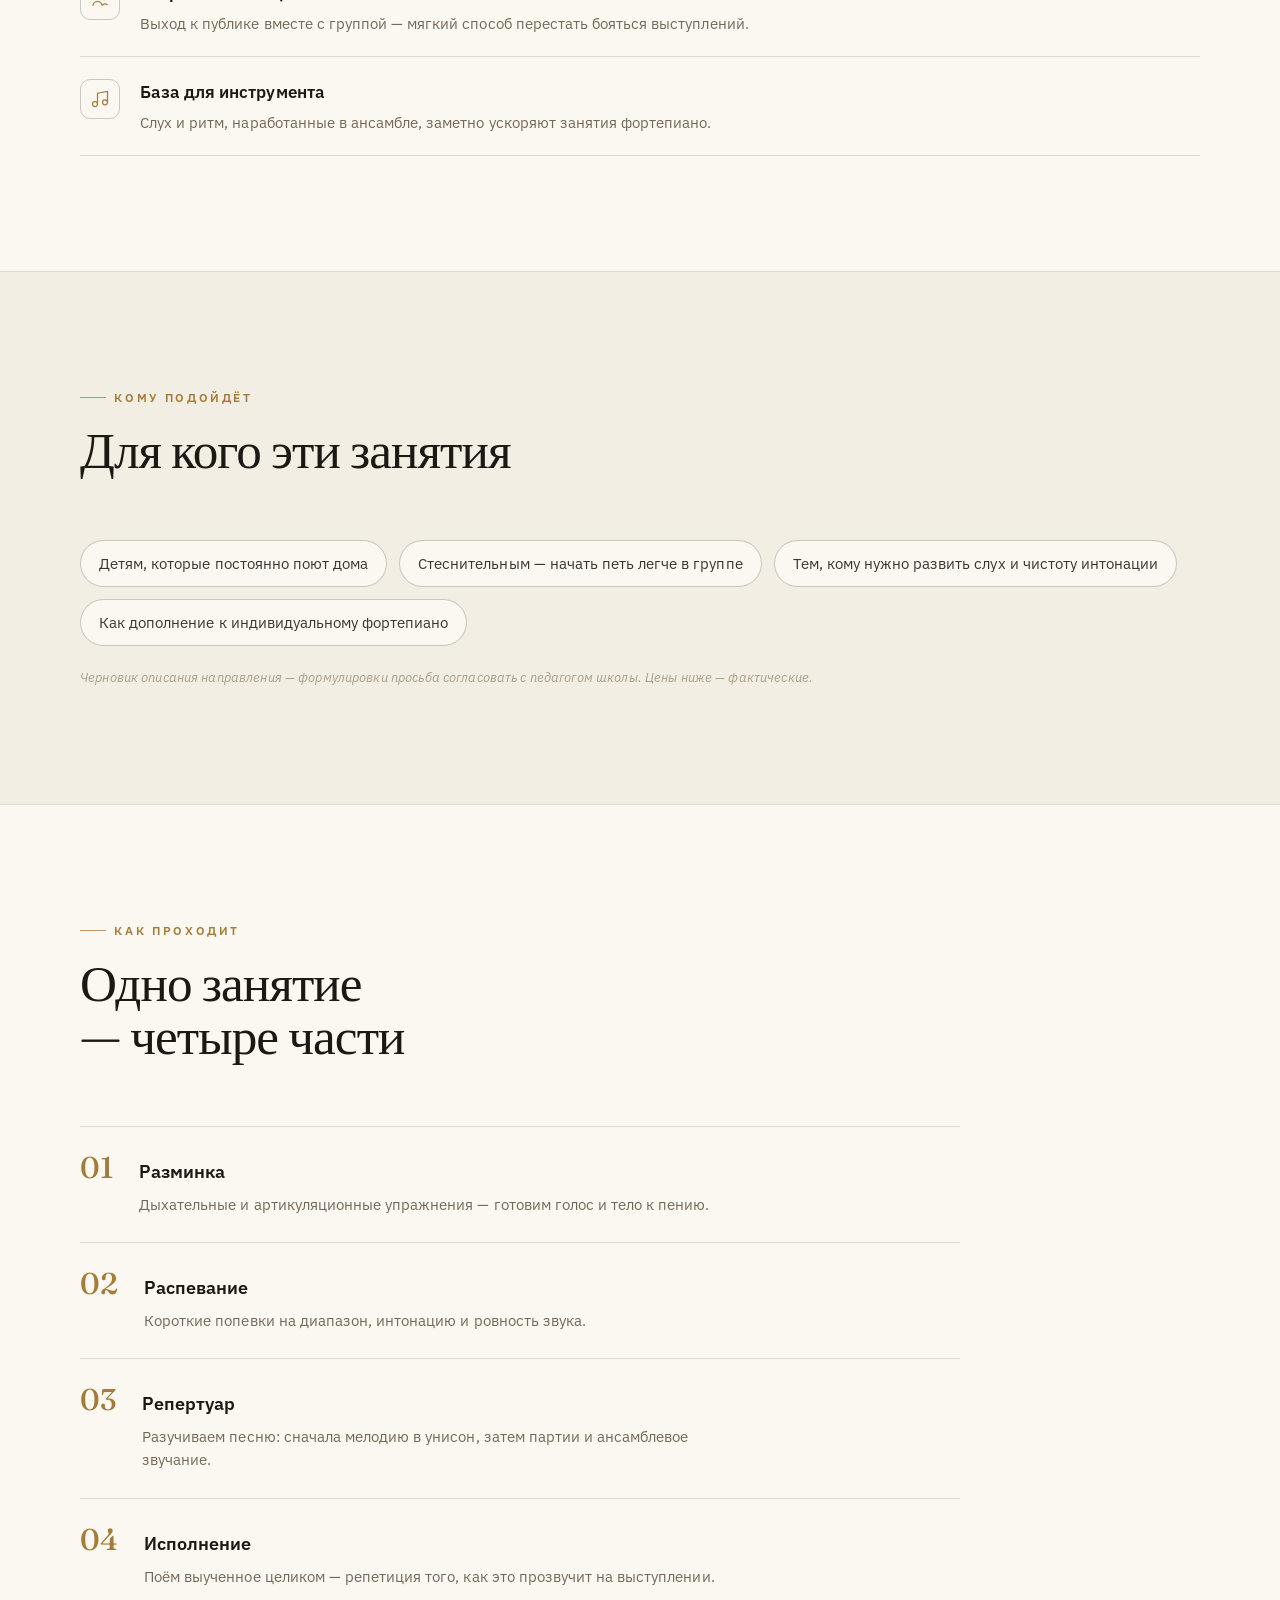
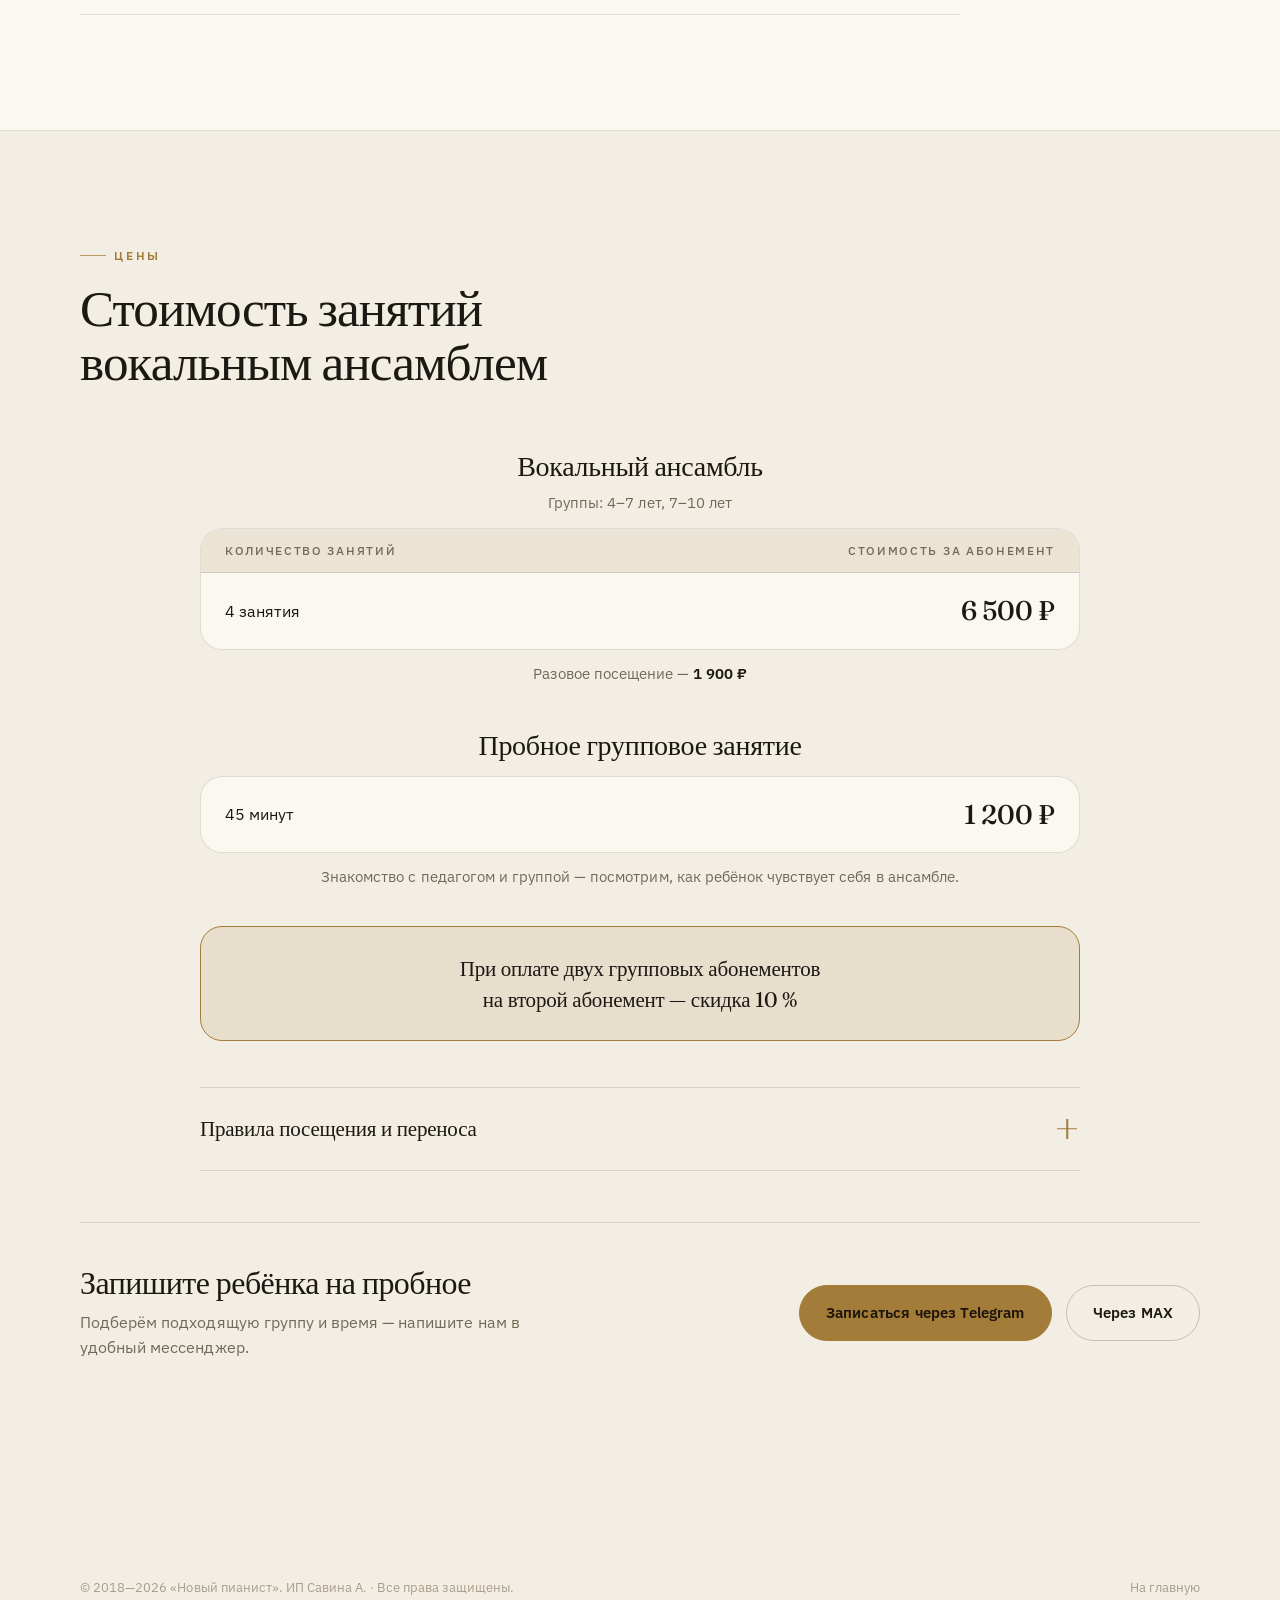
<file: piano/vokal.html>
<!DOCTYPE html>
<html lang="ru" data-theme="warm">
<head>
<meta charset="UTF-8" />
<meta name="viewport" content="width=device-width, initial-scale=1" />

<title>Вокальный ансамбль для детей в Москве — групповые занятия пением | Новый пианист</title>
<meta name="description" content="Групповые занятия вокальным ансамблем для детей 4–10 лет: дыхание, чистота интонации, пение в ансамбле и выступления. Абонемент 4 занятия — 6 500 ₽. М. Медведково." />
<meta name="keywords" content="вокальный ансамбль для детей москва, детский вокал медведково, групповые занятия вокалом, обучение пению ребёнка, детский хор свао" />
<link rel="canonical" href="https://новыйпианист.рф/vokal" />

<meta property="og:type" content="article" />
<meta property="og:locale" content="ru_RU" />
<meta property="og:title" content="Вокальный ансамбль — групповые занятия пением для детей" />
<meta property="og:description" content="Дыхание, чистота интонации и пение в ансамбле. Группы 4–7 и 7–10 лет, занятие 45 минут." />
<meta property="og:image" content="assets/hero-keys.webp" />

<link rel="preconnect" href="https://fonts.googleapis.com" />
<link rel="preconnect" href="https://fonts.gstatic.com" crossorigin />
<link href="https://fonts.googleapis.com/css2?family=Fraunces:ital,opsz,wght@0,9..144,400;0,9..144,500;0,9..144,600;1,9..144,440;1,9..144,500&family=IBM+Plex+Sans:wght@400;500;600;700&family=Unbounded:wght@500;600;700&display=swap" rel="stylesheet" />
<link rel="stylesheet" href="styles.css" />

<script type="application/ld+json">
{
  "@context":"https://schema.org",
  "@type":"Service",
  "name":"Вокальный ансамбль",
  "serviceType":"Групповые занятия вокалом для детей",
  "provider":{"@type":"MusicSchool","name":"Новый пианист","address":{"@type":"PostalAddress","streetAddress":"ул. Широкая, 30, 2 этаж, каб. 23 и 24","addressLocality":"Москва","addressCountry":"RU"}},
  "areaServed":"Москва, СВАО, Медведково",
  "audience":{"@type":"PeopleAudience","suggestedMinAge":4}
}
</script>
</head>
<body>

<!-- HEADER -->
<header class="site-header info-header" id="header">
  <a class="brand" href="index.html" aria-label="Новый пианист — на главную">
    <img class="mark mark-white" src="assets/logo-mark-white.png" width="78" height="52" alt="Новый пианист">
    <img class="mark mark-dark" src="assets/logo-mark-dark.png" width="78" height="52" alt="Новый пианист">
  </a>
  <nav class="nav" aria-label="Основная навигация">
    <a href="index.html">На главную</a>
    <a href="index.html#directions">Направления</a>
    <a href="index.html#team">Педагоги</a>
    <a href="neuro.html">Нейро</a>
    <a href="logoped.html">Логопед</a>
    <a href="index.html#pricing">Цены</a>
  </nav>
  <div class="header-cta">
    <a class="ask" href="#zayavka">Задать вопрос</a>
    <a class="call-btn" href="tel:+79161253565" aria-label="Позвонить +7 916 125-35-65">
      <svg viewBox="0 0 24 24" fill="none" stroke="currentColor" stroke-width="1.6"><path d="M5 4h3l2 5-2.5 1.5a11 11 0 0 0 5 5L15 13l5 2v3a2 2 0 0 1-2 2A16 16 0 0 1 3 6a2 2 0 0 1 2-2Z"/></svg>
    </a>
    <button class="menu-btn" id="menuBtn" aria-label="Открыть меню" aria-expanded="false">
      <svg width="26" height="26" viewBox="0 0 26 26" fill="none"><line x1="3" y1="8" x2="23" y2="8" stroke="currentColor" stroke-width="1.6"/><line x1="3" y1="14" x2="23" y2="14" stroke="currentColor" stroke-width="1.6"/><line x1="3" y1="20" x2="23" y2="20" stroke="currentColor" stroke-width="1.6"/></svg>
    </button>
  </div>
</header>

<div class="drawer" id="drawer" aria-hidden="true">
  <button class="x" id="drawerClose" aria-label="Закрыть меню">&times;</button>
  <nav>
    <a href="index.html">На главную</a>
    <a href="index.html#directions">Направления</a>
    <a href="index.html#team">Педагоги</a>
    <a href="neuro.html">Нейро</a>
    <a href="logoped.html">Логопед</a>
    <a href="index.html#pricing">Цены</a>
  </nav>
  <a class="btn btn-outline" href="#zayavka">Задать вопрос</a>
</div>

<span id="top"></span>


<!-- PAGE HERO (light, info) -->
<section class="page-hero-lite" data-screen-label="Вокал · Hero">
  <div class="wrap">
    <nav class="crumbs" aria-label="Хлебные крошки">
      <a href="index.html">Главная</a><span>·</span><a href="index.html#directions">Направления</a><span>·</span>Вокальный ансамбль
    </nav>
    <p class="eyebrow">Групповые занятия · 4–10 лет</p>
    <h1>Вокальный ансамбль</h1>
    <p class="page-sub">Дети учатся петь вместе: дыхание, чистота интонации, дикция и умение слышать соседа по партии. Две возрастные группы, занятие 45 минут.</p>
    <div class="meta-row">
      <span class="meta-chip">Группы <b>4–7 и 7–10 лет</b></span>
      <span class="meta-chip">Длительность <b>45 минут</b></span>
      <span class="meta-chip">Абонемент <b>4 занятия</b></span>
    </div>
  </div>
</section>

<!-- ABOUT -->
<section data-screen-label="Вокал · О направлении">
  <div class="wrap">
    <div class="lead-grid">
      <div class="reveal">
        <p class="eyebrow">Что это</p>
        <p class="lead" style="margin-top:16px">Не сольный вокал, а пение в ансамбле — там, где ребёнку не страшно начать.</p>
      </div>
      <div class="reveal">
        <p class="body-text">На занятиях дети распеваются, работают над дыханием и чистотой интонации, разучивают репертуар и поют в несколько голосов. Группа снимает страх сцены: ребёнок звучит вместе с другими, а не один перед залом.</p>
        <p class="body-text">Ансамбль <b>развивает слух, чувство ритма и дикцию</b>, а заодно учит слушать соседа и держать свою партию — навык, который потом помогает и в инструменте, и в обычной речи.</p>
      </div>
    </div>
  </div>
</section>

<!-- WHAT IT DEVELOPS -->
<section class="science" data-screen-label="Вокал · Польза">
  <div class="wrap">
    <div class="section-head">
      <p class="eyebrow">Что развивает</p>
      <h2>Что даёт пение в ансамбле</h2>
    </div>
    <ul class="brain-list">
      <li class="reveal">
        <div class="ico"><svg viewBox="0 0 24 24" fill="none" stroke="currentColor" stroke-width="1.5"><path d="M9 3a4 4 0 0 0-4 4v1a3 3 0 0 0 0 6 3 3 0 0 0 4 3V5a2 2 0 0 0-0-2Z"/><path d="M15 3a4 4 0 0 1 4 4v1a3 3 0 0 1 0 6 3 3 0 0 1-4 3"/></svg></div>
        <div><h4>Слух и чистота интонации</h4><p>Ребёнок учится слышать высоту звука и попадать в неё — сначала в унисон, потом в свою партию.</p></div>
      </li>
      <li class="reveal">
        <div class="ico"><svg viewBox="0 0 24 24" fill="none" stroke="currentColor" stroke-width="1.5"><path d="M4 5h16v10H9l-4 4v-4H4z"/><path d="M8 9h8M8 12h5"/></svg></div>
        <div><h4>Дыхание и дикция</h4><p>Певческое дыхание и артикуляционные упражнения делают речь чётче и звонче — это заметно и вне занятий.</p></div>
      </li>
      <li class="reveal">
        <div class="ico"><svg viewBox="0 0 24 24" fill="none" stroke="currentColor" stroke-width="1.5"><path d="M3 12h4l3 7 4-14 3 7h4"/></svg></div>
        <div><h4>Чувство ритма</h4><p>Пение в ансамбле требует держать общий темп — ритм перестаёт быть абстракцией и становится привычкой.</p></div>
      </li>
      <li class="reveal">
        <div class="ico"><svg viewBox="0 0 24 24" fill="none" stroke="currentColor" stroke-width="1.5"><circle cx="9" cy="8" r="3"/><circle cx="17" cy="9" r="2.4"/><path d="M3.5 19a5.5 5.5 0 0 1 11 0M15 18a4.5 4.5 0 0 1 6 0"/></svg></div>
        <div><h4>Уверенность и сцена</h4><p>Выход к публике вместе с группой — мягкий способ перестать бояться выступлений.</p></div>
      </li>
      <li class="reveal">
        <div class="ico"><svg viewBox="0 0 24 24" fill="none" stroke="currentColor" stroke-width="1.5"><path d="M9 18V5l12-2v13"/><circle cx="6" cy="18" r="3"/><circle cx="18" cy="16" r="3"/></svg></div>
        <div><h4>База для инструмента</h4><p>Слух и ритм, наработанные в ансамбле, заметно ускоряют занятия фортепиано.</p></div>
      </li>
    </ul>
  </div>
</section>

<!-- FOR WHOM -->
<section data-screen-label="Вокал · Кому">
  <div class="wrap">
    <div class="section-head">
      <p class="eyebrow">Кому подойдёт</p>
      <h2>Для кого эти занятия</h2>
    </div>
    <div class="tags">
      <span class="tag">Детям, которые постоянно поют дома</span>
      <span class="tag">Стеснительным — начать петь легче в группе</span>
      <span class="tag">Тем, кому нужно развить слух и чистоту интонации</span>
      <span class="tag">Как дополнение к индивидуальному фортепиано</span>
    </div>
    <p class="draft-note">Черновик описания направления — формулировки просьба согласовать с педагогом школы. Цены ниже — фактические.</p>
  </div>
</section>

<!-- HOW IT GOES -->
<section class="science" data-screen-label="Вокал · Как проходит">
  <div class="wrap">
    <div class="section-head">
      <p class="eyebrow">Как проходит</p>
      <h2>Одно занятие — четыре части</h2>
    </div>
    <div class="flow">
      <div class="item reveal"><div class="n">01</div><div><h4>Разминка</h4><p>Дыхательные и артикуляционные упражнения — готовим голос и тело к пению.</p></div></div>
      <div class="item reveal"><div class="n">02</div><div><h4>Распевание</h4><p>Короткие попевки на диапазон, интонацию и ровность звука.</p></div></div>
      <div class="item reveal"><div class="n">03</div><div><h4>Репертуар</h4><p>Разучиваем песню: сначала мелодию в унисон, затем партии и ансамблевое звучание.</p></div></div>
      <div class="item reveal"><div class="n">04</div><div><h4>Исполнение</h4><p>Поём выученное целиком — репетиция того, как это прозвучит на выступлении.</p></div></div>
    </div>
  </div>
</section>

<!-- PRICING -->
<section id="pricing" data-screen-label="Вокал · Цены">
  <div class="wrap">
    <div class="section-head">
      <p class="eyebrow">Цены</p>
      <h2>Стоимость занятий вокальным ансамблем</h2>
    </div>
    <div class="price-tables">
      <div class="pt-group reveal">
        <h3 class="pt-title">Вокальный ансамбль</h3>
        <p class="pt-sub">Группы: 4–7 лет, 7–10 лет</p>
        <div class="pt-table">
        <div class="pt-row pt-head"><div class="pt-qty">Количество занятий</div><div class="pt-price">Стоимость за абонемент</div></div>
        <div class="pt-row"><div class="pt-qty">4 занятия</div><div class="pt-price"><b>6 500 ₽</b></div></div>
        </div>
        <p class="pt-single">Разовое посещение — <b>1 900 ₽</b></p>
      </div>
      <div class="pt-group reveal">
        <h3 class="pt-title">Пробное групповое занятие</h3>
        <div class="pt-table">
        <div class="pt-row"><div class="pt-qty">45 минут</div><div class="pt-price"><b>1 200 ₽</b></div></div>
        </div>
        <p class="pt-single">Знакомство с педагогом и группой — посмотрим, как ребёнок чувствует себя в ансамбле.</p>
      </div>
    </div>
    <p class="pt-note">При оплате двух групповых абонементов<br>на второй абонемент — скидка 10 %</p>
    <div class="rules">
      <details class="faq-item">
        <summary class="faq-q">Правила посещения и переноса<span class="pm"></span></summary>
        <div class="faq-a">
          <p><strong>Пропуск по болезни.</strong> При наличии справки пропущенное занятие можно перенести на другой день, предварительно согласовав время.</p>
          <p><strong>Пропуск по другой причине.</strong> В течение срока действия абонемента можно перенести ограниченное количество занятий, пропущенных по личным причинам:</p>
          <ul>
            <li>1 занятие — при абонементе на 4 занятия;</li>
            <li>2 занятия — при абонементе на 8 занятий;</li>
            <li>3 занятия — при абонементе на 12 занятий.</li>
          </ul>
          <p style="margin-top:14px"><strong>Предупреждение об отмене.</strong> Об отмене занятия необходимо сообщить не менее чем за 24 часа. Если ученик заболел непосредственно в день занятия, предупредить нужно не менее чем за 3 часа до его начала.</p>
          <p>При более позднем уведомлении занятие считается проведённым и списывается с абонемента.</p>
          <p>Абонемент действует 4, 8 или 12 занятий подряд по согласованному с учеником расписанию.</p>
        </div>
      </details>
    </div>
    <div class="price-cta reveal" id="zayavka">
      <div class="pc-text">
        <h3>Запишите ребёнка на пробное</h3>
        <p>Подберём подходящую группу и время — напишите нам в удобный мессенджер.</p>
      </div>
      <div class="hero-cta">
        <a class="btn btn-primary" href="tg://resolve?domain=newpianist_bot&start=lp_vokal_band" target="_blank" rel="noopener">Записаться через Telegram</a>
        <a class="btn btn-outline" href="https://max.ru/id771402577192_1_bot?start=lp_vokal_band" target="_blank" rel="noopener">Через MAX</a>
      </div>
    </div>
  </div>
</section>

<!-- FOOTER (lite, no contacts) -->
<footer class="site-footer">
  <div class="wrap">
    <div class="footer-bottom">
      <span>© 2018—2026 «Новый пианист». ИП Савина А. · Все права защищены.</span>
      <a href="index.html">На главную</a>
    </div>
  </div>
</footer>

<script>
(function(){
  const header = document.getElementById('header');
  const onScroll = () => header.classList.toggle('scrolled', window.scrollY > 40);
  onScroll(); window.addEventListener('scroll', onScroll, {passive:true});
  const drawer = document.getElementById('drawer');
  const menuBtn = document.getElementById('menuBtn');
  const drawerClose = document.getElementById('drawerClose');
  const openD = () => { drawer.classList.add('open'); drawer.setAttribute('aria-hidden','false'); menuBtn.setAttribute('aria-expanded','true'); };
  const closeD = () => { drawer.classList.remove('open'); drawer.setAttribute('aria-hidden','true'); menuBtn.setAttribute('aria-expanded','false'); };
  menuBtn.addEventListener('click', openD);
  drawerClose.addEventListener('click', closeD);
  drawer.querySelectorAll('a').forEach(a => a.addEventListener('click', closeD));
  const io = new IntersectionObserver((entries) => {
    entries.forEach(e => { if (e.isIntersecting){ e.target.classList.add('in'); io.unobserve(e.target); } });
  }, {threshold:0.12, rootMargin:'0px 0px -8% 0px'});
  document.querySelectorAll('.reveal').forEach(el => io.observe(el));
})();
</script>

</body>
</html>
</file>
<file: prototypes/_shared/tokens.css>
:root, :root[data-theme="light"] {
  color-scheme: light;
  --bg: #fbf9f4;
  --bg-deep: #f3efe4;
  --fg: #14110c;
  --fg-soft: #3a352b;
  --hint: #6a6354;
  --hint-dim: #8a8273;
  --card: #ffffff;
  --card-warm: #f6f1e6;
  --card-rule: #e8e0cd;
  --border: #e4dcc8;
  --sep: #c9bd9c;
  --gold: #8a6d36;
  --gold-bright: #b08c44;
  --gold-soft: #c2a868;
  --ink: #14110c;
  --danger: #b23a2e;
  --ok: #2e7d32;
  --shadow-sm: 0 1px 2px rgba(20,17,12,.04), 0 2px 8px rgba(20,17,12,.04);
  --shadow-md: 0 4px 12px rgba(20,17,12,.06), 0 12px 32px rgba(20,17,12,.08);
  --shadow-lg: 0 20px 60px rgba(20,17,12,.12), 0 8px 24px rgba(20,17,12,.08);
  --grain-opacity: 0.035;
}
:root[data-theme="dark"] {
  color-scheme: dark;
  --bg: #0c0a07;
  --bg-deep: #070503;
  --fg: #f5f0e4;
  --fg-soft: #d8d1c0;
  --hint: #9a9384;
  --hint-dim: #6f6859;
  --card: #16130d;
  --card-warm: #1c1810;
  --card-rule: #2a2418;
  --border: #2a2418;
  --sep: #4a4131;
  --gold: #cda863;
  --gold-bright: #e0bd75;
  --gold-soft: #a8893f;
  --ink: #0c0a07;
  --shadow-sm: 0 1px 2px rgba(0,0,0,.3), 0 2px 8px rgba(0,0,0,.3);
  --shadow-md: 0 4px 12px rgba(0,0,0,.4), 0 12px 32px rgba(0,0,0,.45);
  --shadow-lg: 0 24px 70px rgba(0,0,0,.6), 0 8px 24px rgba(0,0,0,.5);
  --grain-opacity: 0.06;
}
</file>
<file: prototypes/_shared/base.css>
@import url('https://fonts.googleapis.com/css2?family=Fraunces:ital,opsz,wght@0,9..144,300;0,9..144,400;0,9..144,500;0,9..144,600;1,9..144,400;1,9..144,500&family=IBM+Plex+Sans:wght@400;500;600;700&family=IBM+Plex+Mono:wght@400;500&display=swap');

*, *::before, *::after { box-sizing: border-box; }
html { scroll-behavior: smooth; -webkit-text-size-adjust: 100%; }
html, body { margin: 0; padding: 0; }
body {
  background: var(--bg);
  color: var(--fg);
  font-family: 'IBM Plex Sans', system-ui, sans-serif;
  font-size: 17px; line-height: 1.6;
  font-variant-numeric: tabular-nums lining-nums;
  -webkit-font-smoothing: antialiased;
  -moz-osx-font-smoothing: grayscale;
  text-rendering: optimizeLegibility;
  overflow-x: hidden;
  padding-bottom: 88px; /* clearance for floating .vswitch */
}

/* ---- film grain overlay (atmosphere) ---- */
body::after {
  content: ""; position: fixed; inset: 0; z-index: 9999; pointer-events: none;
  opacity: var(--grain-opacity);
  background-image: url("data:image/svg+xml,%3Csvg xmlns='http://www.w3.org/2000/svg' width='160' height='160'%3E%3Cfilter id='n'%3E%3CfeTurbulence type='fractalNoise' baseFrequency='0.9' numOctaves='3' stitchTiles='stitch'/%3E%3C/filter%3E%3Crect width='100%25' height='100%25' filter='url(%23n)'/%3E%3C/svg%3E");
  mix-blend-mode: multiply;
}
:root[data-theme="dark"] body::after { mix-blend-mode: screen; }

/* ---- type scale ---- */
.h1 {
  font-family: 'Fraunces', Georgia, serif; font-weight: 400;
  font-size: clamp(44px, 8vw, 92px); line-height: 0.98; letter-spacing: -0.03em;
  margin: 0 0 18px; font-variation-settings: "opsz" 144;
}
.h1 em { font-style: italic; font-weight: 500; }
.h2 {
  font-family: 'Fraunces', Georgia, serif; font-weight: 400;
  font-size: clamp(28px, 4vw, 44px); line-height: 1.06; letter-spacing: -0.02em;
  margin: 0 0 16px; font-variation-settings: "opsz" 72;
}
.h3 { font-size: 19px; font-weight: 600; margin: 0 0 8px; letter-spacing: -0.01em; }
.eyebrow {
  font-family: 'IBM Plex Mono', monospace; font-size: 12px; font-weight: 500;
  letter-spacing: 0.28em; text-transform: uppercase; color: var(--gold);
  margin-bottom: 18px; display: flex; align-items: center; gap: 12px;
}
.eyebrow::before {
  content: ""; width: 28px; height: 1px; background: var(--gold-soft); display: inline-block;
}
.h1-rule { height: 2px; width: 64px; background: linear-gradient(90deg, var(--gold-bright), transparent); margin: 0 0 26px; }
.section-label {
  font-family: 'IBM Plex Mono', monospace; font-size: 12px; font-weight: 500;
  letter-spacing: 0.26em; text-transform: uppercase; color: var(--gold);
}
.hint { color: var(--hint); }
.lede { font-size: clamp(18px, 2.2vw, 22px); line-height: 1.55; color: var(--fg-soft); font-weight: 400; }

.section { padding: clamp(64px, 11vw, 140px) clamp(20px, 5vw, 56px); max-width: 1280px; margin: 0 auto; }
.section-head { margin-bottom: 28px; }

/* ---- buttons ---- */
.cta-primary {
  position: relative; display: inline-flex; align-items: center; gap: 10px;
  padding: 16px 30px; background: var(--fg); color: var(--bg);
  text-decoration: none; font-weight: 600; font-size: 15px; letter-spacing: 0.01em;
  border-radius: 2px; overflow: hidden; transition: transform .25s cubic-bezier(.2,.8,.2,1), box-shadow .25s;
  box-shadow: var(--shadow-sm);
}
.cta-primary::after {
  content: "→"; transition: transform .25s cubic-bezier(.2,.8,.2,1);
}
.cta-primary:hover { transform: translateY(-2px); box-shadow: var(--shadow-md); }
.cta-primary:hover::after { transform: translateX(4px); }
.cta-secondary {
  display: inline-flex; align-items: center; gap: 8px;
  padding: 15px 26px; border: 1px solid var(--sep); color: var(--fg);
  text-decoration: none; font-weight: 500; font-size: 15px; border-radius: 2px;
  transition: border-color .25s, color .25s, background .25s;
}
.cta-secondary:hover { border-color: var(--gold); color: var(--gold); }

/* ---- reveal-on-load (staggered) ---- */
@keyframes rise { from { opacity: 0; transform: translateY(22px); } to { opacity: 1; transform: none; } }
.reveal { opacity: 0; animation: rise .9s cubic-bezier(.2,.8,.2,1) forwards; }
.reveal.d1 { animation-delay: .08s; }
.reveal.d2 { animation-delay: .18s; }
.reveal.d3 { animation-delay: .30s; }
.reveal.d4 { animation-delay: .44s; }
.reveal.d5 { animation-delay: .58s; }
@media (prefers-reduced-motion: reduce) {
  .reveal { animation: none; opacity: 1; }
  html { scroll-behavior: auto; }
}

/* ---- shared monogram (no real headshots in assets) ---- */
.teacher-mono {
  display: flex; align-items: center; justify-content: center; width: 100%; height: 100%;
  font-family: 'Fraunces', Georgia, serif; font-weight: 400; font-size: clamp(34px, 5vw, 52px);
  color: var(--gold); background:
    radial-gradient(120% 120% at 30% 20%, var(--card-warm), var(--bg-deep));
  letter-spacing: 0.04em; position: relative;
}
.teacher-mono::after {
  content: ""; position: absolute; inset: 0;
  background-image: repeating-linear-gradient(var(--card-rule) 0 1px, transparent 1px 9px);
  opacity: .35; mix-blend-mode: multiply;
}
:root[data-theme="dark"] .teacher-mono::after { mix-blend-mode: screen; opacity:.18; }
.teacher-photo:has(.teacher-mono), .founder-photo:has(.teacher-mono) { filter: none; }

/* responsive video embed (VK) */
.video-embed {
  position: relative; aspect-ratio: 16 / 9; margin-top: 28px;
  border-radius: 8px; overflow: hidden; border: 1px solid var(--border);
  box-shadow: var(--shadow-md); background: var(--bg-deep);
}
.video-embed iframe { position: absolute; inset: 0; width: 100%; height: 100%; border: 0; }

/* ---- hero background video (VK iframe, cover-scaled) ---- */
.hero { position: relative; isolation: isolate; }
.hero > *:not(.hero-bg) { position: relative; z-index: 2; }
.hero-bg { position: absolute; inset: 0; z-index: 0; overflow: hidden; pointer-events: none; background: var(--bg-deep); }
.hero-bg iframe {
  position: absolute; top: 50%; left: 50%; transform: translate(-50%, -50%);
  width: max(100%, 177.78vh); height: max(100%, 56.25vw); border: 0;
}
/* legibility scrim — defined per variant via .hero-bg::after */
.hero-bg::after { content: ""; position: absolute; inset: 0; z-index: 1; }

/* keyboard motif divider */
.keys-rule { height: 26px; display: flex; gap: 2px; opacity: .5; }
.keys-rule i { flex: 1; background: var(--border); border-radius: 0 0 2px 2px; }
.keys-rule i:nth-child(7n+1) { background: var(--sep); }

/* ---- floating variant switcher (demo) ---- */
.vswitch {
  position: fixed; left: 50%; bottom: 22px; transform: translateX(-50%);
  z-index: 9000; display: flex; align-items: center; gap: 4px;
  padding: 6px; border-radius: 999px;
  background: color-mix(in srgb, var(--card) 88%, transparent);
  border: 1px solid var(--border); box-shadow: var(--shadow-lg);
  backdrop-filter: saturate(1.3) blur(16px);
  font-family: 'IBM Plex Mono', monospace; font-size: 12.5px;
}
.vswitch a {
  display: inline-flex; align-items: center; gap: 6px;
  padding: 8px 14px; border-radius: 999px; text-decoration: none;
  color: var(--hint); letter-spacing: .04em; transition: color .2s, background .2s;
  white-space: nowrap;
}
.vswitch a:hover { color: var(--fg); }
.vswitch a[aria-current="page"] { background: var(--fg); color: var(--bg); }
.vswitch-home {
  width: 34px; height: 34px; padding: 0 !important; justify-content: center;
  font-family: 'Fraunces', serif; color: var(--gold) !important;
  border: 1px solid var(--gold-soft); margin-right: 4px;
}
.vswitch-home:hover { background: var(--gold); color: var(--bg) !important; }
.vswitch-sep { width: 1px; height: 20px; background: var(--border); margin: 0 2px; }
@media (max-width: 560px) {
  .vswitch { font-size: 11.5px; gap: 2px; padding: 5px; }
  .vswitch a { padding: 7px 10px; }
}

@media (max-width: 768px) {
  body { font-size: 16px; }
  .eyebrow::before { width: 18px; }
}
</file>
<file: piano/styles.css>
/* ============================================================
   НОВЫЙ ПИАНИСТ — landing styles
   Two themes (warm "Salon" / mono "Black"), one structure.
   Theme driven by [data-theme] on <html>; everything else
   reads from CSS custom properties.
   ============================================================ */

/* ---------- Reset ---------- */
*,*::before,*::after{box-sizing:border-box}
html{-webkit-text-size-adjust:100%;scroll-behavior:smooth}
#zayavka{scroll-margin-top:84px}
body{margin:0}
img,video{display:block;max-width:100%}
button{font:inherit;color:inherit;cursor:pointer}
a{color:inherit;text-decoration:none}
h1,h2,h3,h4,p,figure,blockquote{margin:0}
ul{margin:0;padding:0;list-style:none}
:focus-visible{outline:2px solid var(--focus);outline-offset:3px;border-radius:2px}

/* ---------- Tokens: WARM (Salon) ---------- */
:root,
[data-theme="warm"]{
  --bg:#F3EEE4;
  --surface:#FBF8F1;
  --surface-2:#EBE3D4;
  --fg:#1C1813;
  --fg-soft:#3C352C;
  --muted:#736959;
  --faint:#A99D89;
  --sep:rgba(28,24,19,.13);
  --sep-strong:rgba(28,24,19,.22);

  --gold:#A47C39;
  --gold-bright:#C2954A;
  --gold-soft:rgba(164,124,57,.14);

  --cta-bg:#1C1813;
  --cta-fg:#F7F2E8;
  --cta-hover:#2c2519;

  --heading:"Fraunces",Georgia,serif;
  --heading-wght:480;
  --heading-italic:1;     /* allow italic display in warm */
  --body:"IBM Plex Sans","Helvetica Neue",Arial,sans-serif;

  --photo-filter:saturate(1.02) contrast(1.02);
  --hero-scrim:linear-gradient(180deg,rgba(12,9,6,.46) 0%,rgba(12,9,6,.30) 38%,rgba(20,15,9,.66) 100%);
  --focus:#A47C39;

  --radius:14px;
  --radius-lg:22px;
  --maxw:1200px;
  --gutter:clamp(20px,5vw,40px);
  --section-py:clamp(72px,9vw,128px);
  color-scheme:light;
}

/* ---------- Tokens: MONO (Black premium) ---------- */
[data-theme="mono"]{
  --bg:#0A0A0A;
  --surface:#131313;
  --surface-2:#1A1A1A;
  --fg:#FFFFFF;
  --fg-soft:#E4E1DA;
  --muted:#9A9387;
  --faint:#6A645B;
  --sep:rgba(255,255,255,.12);
  --sep-strong:rgba(255,255,255,.22);

  --gold:#E4D6BC;
  --gold-bright:#F2EADA;
  --gold-soft:rgba(228,214,188,.10);

  --cta-bg:#FFFFFF;
  --cta-fg:#0A0A0A;
  --cta-hover:#ECE7DD;

  --heading:"Unbounded","IBM Plex Sans",sans-serif;
  --heading-wght:600;
  --heading-italic:0;
  --body:"IBM Plex Sans","Helvetica Neue",Arial,sans-serif;

  --photo-filter:grayscale(1) contrast(1.06) brightness(.98);
  --hero-scrim:linear-gradient(180deg,rgba(0,0,0,.55) 0%,rgba(0,0,0,.42) 40%,rgba(0,0,0,.82) 100%);
  --focus:#FFFFFF;
  color-scheme:dark;
}

/* ---------- Density (tweak) ---------- */
[data-density="airy"]{--section-py:clamp(96px,12vw,176px)}
[data-density="compact"]{--section-py:clamp(52px,6vw,84px)}

/* ---------- Base ---------- */
body{
  font-family:var(--body);
  background:var(--bg);
  color:var(--fg);
  font-size:17px;
  line-height:1.6;
  letter-spacing:.002em;
  -webkit-font-smoothing:antialiased;
  text-rendering:optimizeLegibility;
  font-variant-numeric:lining-nums tabular-nums;
  transition:background .5s ease,color .5s ease;
  overflow-x:hidden;
}

.wrap{max-width:var(--maxw);margin-inline:auto;padding-inline:var(--gutter)}

/* headings */
h1,h2,h3,.display{
  font-family:var(--heading);
  font-weight:var(--heading-wght);
  line-height:1.04;
  letter-spacing:-.018em;
  text-wrap:balance;
}
[data-theme="mono"] h1,[data-theme="mono"] h2,[data-theme="mono"] h3,[data-theme="mono"] .display{
  letter-spacing:-.01em;line-height:1.08;
}

/* eyebrow / section label */
.eyebrow{
  font-family:var(--body);
  font-size:12px;font-weight:600;
  letter-spacing:.22em;text-transform:uppercase;
  color:var(--gold);
  display:inline-flex;align-items:center;gap:.7em;
}
.eyebrow::before{content:"";width:26px;height:1px;background:var(--gold);opacity:.75;display:inline-block}
.eyebrow.no-rule::before{display:none}

.section-label{
  font-family:var(--body);font-size:12.5px;font-weight:600;
  letter-spacing:.2em;text-transform:uppercase;color:var(--muted);
}

/* hairline under h1 */
.hairline{width:56px;height:1px;background:var(--gold);margin:26px 0;opacity:.85}

.lead{font-size:clamp(17px,1.5vw,20px);color:var(--fg-soft);line-height:1.62;max-width:54ch}
.muted{color:var(--muted)}

/* ---------- Buttons ---------- */
.btn{
  display:inline-flex;align-items:center;justify-content:center;gap:.55em;
  border:1px solid transparent;border-radius:999px;
  padding:15px 26px;font-size:15px;font-weight:600;letter-spacing:.01em;
  transition:transform .18s cubic-bezier(.22,.61,.36,1),background .25s,border-color .25s,color .25s,opacity .25s;
  white-space:nowrap;min-height:48px;
}
.btn svg{width:18px;height:18px;flex:none}
.btn-primary{background:var(--gold);color:#1C140A;border-color:var(--gold)}
[data-theme="mono"] .btn-primary{background:var(--cta-bg);color:var(--cta-fg);border-color:var(--cta-bg)}
.btn-primary:hover{transform:translateY(-2px);background:var(--gold-bright)}
[data-theme="mono"] .btn-primary:hover{background:var(--cta-hover)}

.btn-dark{background:var(--cta-bg);color:var(--cta-fg);border-color:var(--cta-bg)}
.btn-dark:hover{transform:translateY(-2px);background:var(--cta-hover)}

.btn-outline{background:transparent;border-color:var(--sep-strong);color:var(--fg)}
.btn-outline:hover{border-color:var(--fg);transform:translateY(-2px)}

/* hero buttons sit over dark media → force light treatment */
.on-dark .btn-outline{border-color:rgba(255,255,255,.5);color:#fff}
.on-dark .btn-outline:hover{border-color:#fff;background:rgba(255,255,255,.08)}
.on-dark .btn-ghost{color:rgba(255,255,255,.92)}

.btn-ghost{background:transparent;border-color:transparent;color:var(--fg);padding-inline:8px}
.btn-ghost:hover{color:var(--gold)}
.btn-ghost u{text-decoration:none;border-bottom:1px solid currentColor;padding-bottom:2px}

/* ---------- Header ---------- */
.site-header{
  position:fixed;inset:0 0 auto 0;z-index:50;
  display:flex;align-items:center;justify-content:space-between;
  gap:24px;padding:18px var(--gutter);
  transition:background .35s ease,border-color .35s,padding .35s,backdrop-filter .35s;
  border-bottom:1px solid transparent;color:#fff;
}
.site-header.scrolled{
  background:color-mix(in srgb,var(--bg) 90%,transparent);
  -webkit-backdrop-filter:blur(14px);backdrop-filter:blur(14px);
  border-bottom-color:var(--sep);color:var(--fg);padding-block:13px;
}
.brand{display:flex;align-items:center;gap:12px;letter-spacing:.16em;font-weight:600;font-size:14px;text-transform:uppercase}
/* Полный лого-блок владельца (рояль+wordmark+линия внутри картинки, тот же
   файл, что и в приложении) — размер задаётся HTML width/height (разный у
   шапки/футера), CSS высоту не переопределяет. */
.brand .mark{flex:none;width:auto;display:block}
/* Два PNG вместо currentColor-SVG (см. BACKLOG): шапка прозрачная поверх тёмного
   hero (белый знак), после скролла — светлый фон (тёмная); wordmark уже внутри
   картинки — отдельный <span> с текстом больше не нужен. */
.brand .mark-dark{display:none}
.site-header.scrolled .brand .mark-white{display:none}
.site-header.scrolled .brand .mark-dark{display:block}
.nav{display:flex;gap:30px;font-size:14px;font-weight:500}
.nav a{position:relative;opacity:.86;transition:opacity .2s}
.nav a:hover{opacity:1}
.nav a::after{content:"";position:absolute;left:0;right:0;bottom:-6px;height:1px;background:var(--gold);transform:scaleX(0);transform-origin:left;transition:transform .25s}
.nav a:hover::after{transform:scaleX(1)}
.header-cta{display:flex;align-items:center;gap:12px}
.header-cta .ask{border:1px solid color-mix(in srgb,currentColor 42%,transparent);color:inherit;background:transparent;padding:11px 18px;min-height:42px;font-size:13.5px;font-weight:600;border-radius:999px;display:inline-flex;align-items:center;white-space:nowrap;transition:border-color .25s,background .25s,transform .18s}
.header-cta .ask:hover{border-color:currentColor;background:color-mix(in srgb,currentColor 10%,transparent);transform:translateY(-1px)}
.call-btn{flex:none;width:42px;height:42px;border-radius:999px;border:1px solid color-mix(in srgb,currentColor 42%,transparent);display:grid;place-items:center;color:inherit;transition:border-color .25s,background .25s,transform .2s}
.call-btn:hover{border-color:currentColor;background:color-mix(in srgb,currentColor 10%,transparent)}
.call-btn:active{transform:scale(.93)}
.call-btn svg{width:18px;height:18px}
.header-phone{font-size:14px;font-weight:600;letter-spacing:.01em;white-space:nowrap}
.header-cta .btn{padding:11px 20px;min-height:42px;font-size:13.5px}
.menu-btn{display:none;background:none;border:0;padding:8px}

/* ---------- Hero ---------- */
.hero{position:relative;min-height:100svh;display:flex;align-items:flex-end;color:#fff;overflow:hidden}
.hero-media{position:absolute;inset:0;z-index:0}
.hero-media video,.hero-media img{width:100%;height:100%;object-fit:cover}
.hero-media .ken{animation:kenburns 26s ease-in-out infinite alternate;transform-origin:60% 40%}
@keyframes kenburns{from{transform:scale(1.02)}to{transform:scale(1.14)}}
.hero-scrim{position:absolute;inset:0;z-index:1;background:var(--hero-scrim)}
.hero-grain{position:absolute;inset:0;z-index:1;opacity:.05;pointer-events:none;
  background-image:url("data:image/svg+xml,%3Csvg xmlns='http://www.w3.org/2000/svg' width='120' height='120'%3E%3Cfilter id='n'%3E%3CfeTurbulence type='fractalNoise' baseFrequency='.9' numOctaves='2'/%3E%3C/filter%3E%3Crect width='100%25' height='100%25' filter='url(%23n)'/%3E%3C/svg%3E")}
.hero-inner{position:relative;z-index:2;width:100%;max-width:var(--maxw);margin-inline:auto;padding:0 var(--gutter) clamp(48px,8vh,104px)}
.hero .eyebrow{color:var(--gold-bright)}
[data-theme="mono"] .hero .eyebrow{color:var(--gold)}
.hero h1{
  font-size:clamp(38px,6.4vw,84px);
  max-width:16ch;margin-top:18px;
  color:#fff;
}
.hero .hairline{background:var(--gold-bright);opacity:1}
.hero-sub{font-size:clamp(16px,1.55vw,20px);max-width:46ch;color:rgba(255,255,255,.86);margin-bottom:30px;line-height:1.6}
.hero-cta{display:flex;flex-wrap:wrap;gap:14px;align-items:center}
.rating-chip{
  display:inline-flex;align-items:center;gap:10px;margin-top:30px;
  font-size:13.5px;color:rgba(255,255,255,.82);
}
.rating-chip .stars{color:var(--gold-bright);letter-spacing:2px;font-size:14px}
.rating-chip b{color:#fff;font-weight:600}
.scroll-hint{position:absolute;left:50%;bottom:22px;transform:translateX(-50%);z-index:2;
  font-size:11px;letter-spacing:.24em;text-transform:uppercase;color:rgba(255,255,255,.6);
  display:flex;flex-direction:column;align-items:center;gap:8px}
.scroll-hint span{width:1px;height:34px;background:linear-gradient(rgba(255,255,255,.7),transparent);animation:drop 1.8s ease-in-out infinite}
@keyframes drop{0%{transform:scaleY(.2);transform-origin:top}50%{transform:scaleY(1);transform-origin:top}50.1%{transform-origin:bottom}100%{transform:scaleY(.2);transform-origin:bottom}}

/* ---------- Section scaffolding ---------- */
section{padding-block:var(--section-py)}
.section-head{display:flex;flex-direction:column;gap:16px;max-width:60ch;margin-bottom:clamp(40px,5vw,64px)}
.section-head.center{align-items:center;text-align:center;margin-inline:auto}
.section-head h2{font-size:clamp(30px,4vw,52px)}
.section-head .lead{margin-top:4px}
.eyebrow-row{display:flex;align-items:baseline;justify-content:space-between;gap:24px;flex-wrap:wrap;
  padding-bottom:18px;border-bottom:1px solid var(--sep);margin-bottom:clamp(36px,4vw,56px)}

/* ---------- Stats ---------- */
.stats{background:var(--surface);border-block:1px solid var(--sep)}
.stats .wrap{display:grid;grid-template-columns:repeat(4,1fr);gap:1px;background:var(--sep)}
.stat{background:var(--surface);padding:clamp(28px,4vw,46px) clamp(16px,2.4vw,32px);text-align:center}
.stat .v{font-family:var(--heading);font-weight:var(--heading-wght);font-size:clamp(40px,5.4vw,68px);line-height:1;letter-spacing:-.02em}
[data-theme="mono"] .stat .v{font-weight:600}
.stat .v span{color:var(--gold)}
.stat .l{margin-top:12px;font-size:12.5px;letter-spacing:.16em;text-transform:uppercase;color:var(--muted)}

/* ---------- Directions ---------- */
.directions-grid{display:grid;grid-template-columns:repeat(2,1fr);grid-auto-rows:1fr;gap:18px}
.dir-card{
  position:relative;background:var(--surface);border:1px solid var(--sep);
  border-radius:var(--radius-lg);padding:clamp(28px,3vw,42px);
  display:flex;flex-direction:column;gap:16px;
  transition:transform .3s cubic-bezier(.22,.61,.36,1),border-color .3s,background .3s;
  overflow:hidden;
}
.dir-card:hover{transform:translateY(-3px);border-color:var(--gold)}
.dir-card.primary{justify-content:flex-end;min-height:340px;color:#fff;border-color:transparent}
.dir-card.primary .dir-media{position:absolute;inset:0;z-index:0}
.dir-card.primary .dir-media img{width:100%;height:100%;object-fit:cover;filter:var(--photo-filter)}
.dir-card.primary .dir-media::after{content:"";position:absolute;inset:0;background:linear-gradient(180deg,rgba(10,8,5,.15),rgba(10,8,5,.82))}
.dir-card.primary>*{position:relative;z-index:1}
.dir-icon{width:42px;height:42px;display:grid;place-items:center;border:1px solid var(--sep-strong);border-radius:11px;color:var(--gold)}
.dir-card.primary .dir-icon{border-color:rgba(255,255,255,.4);color:var(--gold-bright)}
.dir-icon svg{width:22px;height:22px}
.dir-card h3{font-size:clamp(22px,2.4vw,30px)}
.dir-card.primary h3{font-size:clamp(28px,3.4vw,44px)}
.dir-card p{color:var(--muted);font-size:15.5px;line-height:1.58}
.dir-card.primary p{color:rgba(255,255,255,.82)}
.dir-tag{font-size:11.5px;letter-spacing:.18em;text-transform:uppercase;color:var(--gold);font-weight:600}
.dir-card.primary .dir-tag{color:var(--gold-bright)}
.dir-link{margin-top:auto;font-size:14px;font-weight:600;display:inline-flex;align-items:center;gap:8px;color:var(--fg)}
.dir-card.primary .dir-link{color:#fff}
.dir-link svg{width:15px;height:15px;transition:transform .25s}
.dir-card:hover .dir-link svg{transform:translateX(4px)}

/* ---------- Program / pillars ---------- */
.pillars{display:grid;grid-template-columns:repeat(3,1fr);gap:0;border-top:1px solid var(--sep)}
.pillar{padding:clamp(30px,3.4vw,48px) clamp(22px,2.6vw,38px);border-bottom:1px solid var(--sep)}
.pillar:not(:last-child){border-right:1px solid var(--sep)}
.pillar .num{font-family:var(--heading);font-size:14px;color:var(--gold);letter-spacing:.1em;font-weight:600}
.pillar h3{font-size:clamp(20px,2vw,26px);margin:18px 0 12px}
.pillar p{color:var(--muted);font-size:15.5px;line-height:1.6}

/* ---------- Team (circular roster) ---------- */
.team-grid{display:flex;flex-wrap:wrap;justify-content:center;gap:48px 40px}
.person{flex:0 1 280px;max-width:300px;display:flex;flex-direction:column;align-items:center;text-align:center}
.person .photo{position:relative;width:176px;height:176px;border-radius:50%;overflow:hidden;background:var(--surface-2);box-shadow:0 0 0 1px var(--sep), 0 10px 26px rgba(0,0,0,.10)}
.person .photo img{width:100%;height:100%;object-fit:cover;filter:var(--photo-filter);transition:transform .6s cubic-bezier(.22,.61,.36,1)}
.person:hover .photo img{transform:scale(1.05)}
.person.is-founder .photo{box-shadow:0 0 0 2px var(--gold), 0 10px 26px rgba(0,0,0,.12)}
.person .badge{margin-top:14px;display:inline-block;background:var(--gold);color:#1C140A;font-size:10.5px;font-weight:700;letter-spacing:.12em;text-transform:uppercase;padding:4px 11px;border-radius:999px}
[data-theme="mono"] .person .badge{background:var(--gold);color:#0A0A0A}
.person h3{font-size:20px;margin-top:16px}
.person .role{color:var(--gold);font-size:13px;font-weight:600;letter-spacing:.03em;margin-top:7px}
.person .exp{color:var(--gold);font-size:12.5px;font-weight:600;letter-spacing:.02em;margin-top:6px;font-variant-numeric:tabular-nums}
.person p{color:var(--muted);font-size:14px;line-height:1.55;margin-top:12px}

/* ---------- Science / methodology ---------- */
.science{background:var(--surface);border-block:1px solid var(--sep)}
.science-grid{display:grid;grid-template-columns:1.05fr 1fr;gap:clamp(40px,6vw,90px);align-items:center}
.bigquote{font-family:var(--heading);font-weight:var(--heading-wght);font-size:clamp(26px,3.4vw,44px);line-height:1.16;letter-spacing:-.015em}
.bigquote .q{color:var(--gold)}
.science .cite{margin-top:24px;font-size:14px;color:var(--muted);letter-spacing:.02em}
.science .cite b{color:var(--fg);font-weight:600}
.brain-list{display:flex;flex-direction:column;gap:0}
.brain-list li{padding:22px 0;border-bottom:1px solid var(--sep);display:grid;grid-template-columns:auto 1fr;gap:20px;align-items:start}
.brain-list li:first-child{border-top:1px solid var(--sep)}
.brain-list .ico{width:40px;height:40px;border:1px solid var(--sep-strong);border-radius:10px;display:grid;place-items:center;color:var(--gold)}
.brain-list .ico svg{width:20px;height:20px}
.brain-list h4{font-size:17px;font-weight:600;margin-bottom:5px}
.brain-list p{color:var(--muted);font-size:14.5px;line-height:1.5}

/* ---------- Reviews (slider) ---------- */
.reviews-slider{position:relative}
.reviews-track{display:flex;gap:18px;overflow-x:auto;scroll-snap-type:x mandatory;
  scroll-behavior:smooth;padding-bottom:6px;margin-inline:calc(var(--gutter) * -1);
  padding-inline:var(--gutter);scrollbar-width:none}
.reviews-track::-webkit-scrollbar{display:none}
.review{
  flex:0 0 clamp(280px,30vw,380px);scroll-snap-align:start;
  background:var(--surface);border:1px solid var(--sep);border-radius:var(--radius);
  padding:26px 26px 22px;display:flex;flex-direction:column;
  transition:border-color .3s,transform .3s;
}
.review:hover{border-color:var(--sep-strong);transform:translateY(-2px)}
.review .stars{color:var(--gold);letter-spacing:2px;font-size:14px}
.review blockquote{margin:14px 0 18px;font-size:15.5px;line-height:1.58;color:var(--fg-soft);flex:1}
.review .who{display:flex;align-items:center;justify-content:space-between;gap:12px;padding-top:14px;border-top:1px solid var(--sep)}
.review .who b{font-weight:600;font-size:14px}
.review .who .src{font-size:11.5px;color:var(--faint);letter-spacing:.04em}
.reviews-nav{display:flex;align-items:center;gap:18px;margin-top:28px}
.reviews-nav .rev-rating{font-size:13.5px;color:var(--muted);letter-spacing:.01em}
.reviews-nav .rev-rating .stars{color:var(--gold);letter-spacing:1.5px;margin-right:6px}
.rev-arrow{width:46px;height:46px;border:1px solid var(--sep-strong);border-radius:999px;
  background:transparent;color:var(--fg);display:grid;place-items:center;transition:border-color .25s,background .25s,transform .2s}
.rev-arrow:hover{border-color:var(--gold);color:var(--gold)}
.rev-arrow:active{transform:scale(.94)}
.rev-arrow svg{width:18px;height:18px}
.rev-arrow:disabled{opacity:.3;pointer-events:none}

/* ---------- Pricing ---------- */
.price-grid{display:grid;grid-template-columns:repeat(3,1fr);gap:18px}
.price-card{
  background:var(--surface);border:1px solid var(--sep);border-radius:var(--radius-lg);
  padding:clamp(28px,3vw,40px);display:flex;flex-direction:column;gap:8px;
  transition:transform .3s,border-color .3s;position:relative;
}
.price-card:hover{transform:translateY(-3px)}
.price-card.feature{background:var(--cta-bg);color:var(--cta-fg);border-color:var(--cta-bg)}
.price-card .plan{font-size:12.5px;letter-spacing:.16em;text-transform:uppercase;color:var(--muted)}
.price-card.feature .plan{color:color-mix(in srgb,var(--cta-fg) 65%,transparent)}
.price-card .amount{font-family:var(--heading);font-weight:var(--heading-wght);font-size:clamp(38px,4.4vw,56px);line-height:1;margin:10px 0 4px;letter-spacing:-.02em}
[data-theme="mono"] .price-card .amount{font-weight:600}
.price-card .per{font-size:14px;color:var(--muted)}
.price-card.feature .per{color:color-mix(in srgb,var(--cta-fg) 70%,transparent)}
.price-card .note{font-size:14px;color:var(--muted);line-height:1.5;margin-top:6px}
.price-card.feature .note{color:color-mix(in srgb,var(--cta-fg) 78%,transparent)}
.price-card .btn{margin-top:20px;width:100%}
.price-card.feature .btn-primary{background:var(--gold);color:#1C140A;border-color:var(--gold)}
.price-foot{margin-top:24px;font-size:14.5px;color:var(--muted);text-align:center}

/* ---------- Price tables (LP-1, матрица прайса: длительность x объём) ---------- */
.price-tables{max-width:880px;margin:0 auto}
.pt-group + .pt-group{margin-top:clamp(30px,3.6vw,46px)}
.pt-title{font-family:var(--heading);font-weight:var(--heading-wght);font-size:clamp(21px,2.3vw,28px);letter-spacing:-.01em;text-align:center;margin:0 0 16px}
[data-theme="mono"] .pt-title{font-weight:600}
.pt-table{background:var(--surface);border:1px solid var(--sep);border-radius:var(--radius-lg);overflow:hidden}
.pt-row{display:grid;grid-template-columns:1fr auto;gap:12px 24px;align-items:center;padding:16px clamp(16px,2vw,24px);border-bottom:1px solid var(--sep)}
.pt-row:last-child{border-bottom:0}
.pt-row.pt-head{padding-block:12px;background:var(--surface-2)}
.pt-head .pt-qty,.pt-head .pt-price{font-family:var(--body);font-size:12px;letter-spacing:.14em;text-transform:uppercase;color:var(--muted);font-weight:500}
.pt-qty{font-size:15.5px}
.pt-price{display:flex;align-items:baseline;justify-content:flex-end;gap:12px;text-align:right}
.pt-price b{font-family:var(--heading);font-weight:var(--heading-wght);font-size:clamp(20px,2.3vw,27px);letter-spacing:-.01em;white-space:nowrap}
[data-theme="mono"] .pt-price b{font-weight:600}
.pt-price small{font-size:13px;color:var(--muted);white-space:nowrap}
.pt-sub{margin:-6px 0 14px;text-align:center;font-size:14.5px;color:var(--muted)}
.pt-single{margin-top:12px;text-align:center;font-size:14.5px;color:var(--muted)}
.pt-single b{color:var(--fg);font-weight:600}
.pt-note{max-width:880px;margin:clamp(26px,3vw,38px) auto 0;background:var(--gold-soft);border:1px solid var(--gold);border-radius:var(--radius-lg);padding:clamp(18px,2.4vw,26px);text-align:center;font-family:var(--heading);font-size:clamp(17px,1.9vw,21px);line-height:1.45;letter-spacing:-.01em}
[data-theme="mono"] .pt-note{font-weight:600}
@media (max-width:560px){
  .pt-row{grid-template-columns:1fr;gap:6px}
  .pt-price{justify-content:flex-start;text-align:left}
  .pt-row.pt-head{display:none}
}

/* ---------- Правила посещения и переноса (LP-1) ---------- */
.rules{max-width:880px;margin:clamp(30px,3.6vw,48px) auto 0;border-top:1px solid var(--sep)}
.rules .faq-a ul{margin:10px 0 0;padding-left:20px;display:flex;flex-direction:column;gap:6px}
.rules .faq-a p{margin:0 0 14px}
.rules .faq-a p:last-child{margin-bottom:0}
.rules .faq-a strong{color:var(--fg);font-weight:600}

/* ---------- FAQ ---------- */
.faq-list{border-top:1px solid var(--sep);max-width:880px}
.faq-item{border-bottom:1px solid var(--sep)}
.faq-q{width:100%;text-align:left;background:none;border:0;padding:24px 0;display:flex;align-items:center;justify-content:space-between;gap:24px;font-size:clamp(17px,1.9vw,21px);font-weight:500;font-family:var(--heading);letter-spacing:-.01em}
[data-theme="mono"] .faq-q{font-weight:500}
.faq-q .pm{flex:none;width:26px;height:26px;position:relative}
.faq-q .pm::before,.faq-q .pm::after{content:"";position:absolute;background:var(--gold);transition:transform .3s}
.faq-q .pm::before{top:50%;left:3px;right:3px;height:1.5px;transform:translateY(-50%)}
.faq-q .pm::after{left:50%;top:3px;bottom:3px;width:1.5px;transform:translateX(-50%)}
.faq-item[open] .pm::after{transform:translateX(-50%) scaleY(0)}
.faq-a{padding:0 0 26px;color:var(--muted);font-size:16px;line-height:1.62;max-width:64ch}
details>summary{list-style:none}
details>summary::-webkit-details-marker{display:none}

/* ---------- Contacts ---------- */
.contact{background:var(--surface);border-block:1px solid var(--sep)}
.contact-grid{display:grid;grid-template-columns:1fr 1fr;gap:clamp(36px,5vw,72px);align-items:center}
.contact-list{display:flex;flex-direction:column;gap:0;margin-top:8px}
.contact-list .row{display:grid;grid-template-columns:130px 1fr;gap:18px;padding:18px 0;border-bottom:1px solid var(--sep);align-items:baseline}
.contact-list .row:first-child{border-top:1px solid var(--sep)}
.contact-list .k{font-size:12px;letter-spacing:.16em;text-transform:uppercase;color:var(--muted)}
.contact-list .val{font-size:17px;font-weight:500}
.contact-list .val a:hover{color:var(--gold)}
.map{position:relative;border-radius:var(--radius-lg);overflow:hidden;border:1px solid var(--sep);aspect-ratio:4/3;background:
  radial-gradient(120% 90% at 30% 20%,var(--surface-2),var(--surface));
  display:flex;align-items:flex-end;padding:26px}
.map .grid-lines{position:absolute;inset:0;opacity:.5;
  background-image:linear-gradient(var(--sep) 1px,transparent 1px),linear-gradient(90deg,var(--sep) 1px,transparent 1px);
  background-size:46px 46px}
.map .pin{position:absolute;top:42%;left:46%;width:18px;height:18px;border-radius:50%;background:var(--gold);box-shadow:0 0 0 6px var(--gold-soft),0 0 0 12px var(--gold-soft)}
.map .pin::after{content:"";position:absolute;inset:0;border-radius:50%;animation:ping 2.4s ease-out infinite;box-shadow:0 0 0 2px var(--gold)}
@keyframes ping{0%{transform:scale(1);opacity:.8}100%{transform:scale(3.4);opacity:0}}
.map .card{position:relative;z-index:1;background:var(--bg);border:1px solid var(--sep);border-radius:12px;padding:16px 18px;display:flex;flex-direction:column;gap:4px}
.map .card .a{font-weight:600;font-size:15px}
.map .card .m{font-size:13px;color:var(--muted)}
.map .card a{margin-top:8px;font-size:13px;font-weight:600;color:var(--gold);display:inline-flex;gap:6px;align-items:center}

/* ---------- Final CTA band ---------- */
.cta-band{position:relative;color:#fff;text-align:center;overflow:hidden;isolation:isolate}
.cta-band .bg{position:absolute;inset:0;z-index:-1}
.cta-band .bg img{width:100%;height:100%;object-fit:cover;filter:var(--photo-filter)}
.cta-band .bg::after{content:"";position:absolute;inset:0;background:linear-gradient(180deg,rgba(8,6,4,.74),rgba(8,6,4,.86))}
.cta-band h2{font-size:clamp(30px,4.6vw,60px);max-width:18ch;margin-inline:auto;color:#fff}
.cta-band p{margin:20px auto 32px;max-width:46ch;color:rgba(255,255,255,.82);font-size:17px}
.cta-band .hero-cta{justify-content:center}
.cta-band .cta-foot{margin:26px auto 0;font-size:13.5px;color:rgba(255,255,255,.62);letter-spacing:.02em}
/* closer: quote merged into conversion band */
.cta-band .closer-eyebrow{justify-content:center;display:flex;color:var(--gold-bright)}
[data-theme="mono"] .cta-band .closer-eyebrow{color:var(--gold)}
.closer-quote{font-family:var(--heading);font-weight:var(--heading-wght);font-style:italic;font-size:clamp(26px,4vw,50px);line-height:1.14;letter-spacing:-.015em;max-width:20ch;margin:22px auto 0;color:#fff}
[data-theme="mono"] .closer-quote{font-weight:600;font-style:normal}
.closer-quote .q{color:var(--gold-bright);font-style:normal}
.closer-cite{margin:20px auto 0;font-size:14px;color:rgba(255,255,255,.72);letter-spacing:.02em}
.closer-div{width:64px;height:1px;background:rgba(255,255,255,.28);margin:clamp(32px,4vw,48px) auto}

/* ---------- Footer ---------- */
.site-footer{background:var(--bg);padding-block:clamp(48px,6vw,80px) 36px}
.footer-top{display:grid;grid-template-columns:1.4fr 1fr 1fr 1fr;gap:40px;padding-bottom:40px;border-bottom:1px solid var(--sep)}
.footer-top .brand{color:var(--fg)}
.footer-blurb{color:var(--muted);font-size:14.5px;line-height:1.6;max-width:38ch;margin-top:18px}
.footer-col h4{font-size:12px;letter-spacing:.16em;text-transform:uppercase;color:var(--muted);margin-bottom:16px}
.footer-col a,.footer-col p{display:block;font-size:14.5px;color:var(--fg-soft);margin-bottom:10px}
.footer-col a:hover{color:var(--gold)}
.footer-bottom{display:flex;justify-content:space-between;gap:20px;flex-wrap:wrap;padding-top:26px;font-size:12.5px;color:var(--faint)}
.footer-bottom a:hover{color:var(--gold)}

/* ---------- Reveal on scroll ---------- */
.reveal{opacity:0;transform:translateY(22px);transition:opacity .7s cubic-bezier(.22,.61,.36,1),transform .7s cubic-bezier(.22,.61,.36,1)}
.reveal.in{opacity:1;transform:none}
@media (prefers-reduced-motion:reduce){
  .reveal{opacity:1;transform:none;transition:none}
  .hero-media .ken{animation:none}
  *{scroll-behavior:auto}
}

/* ---------- Responsive ---------- */
@media (max-width:1024px){
  .nav{display:none}
  .science-grid,.contact-grid{grid-template-columns:1fr;gap:40px}
}
@media (max-width:760px){
  body{font-size:16px}
  .menu-btn{display:block;color:inherit}
  .header-phone{display:none}
  .header-cta .btn-primary{display:none}
  .header-cta .ask{display:none}
  .stats .wrap{grid-template-columns:repeat(2,1fr)}
  .directions-grid{grid-template-columns:1fr}
  .dir-card.primary{min-height:300px}
  .pillars,.team-grid,.price-grid{grid-template-columns:1fr}
  .pillar:not(:last-child){border-right:0}
  .footer-top{grid-template-columns:1fr;gap:32px}
  .hero{min-height:92svh}
  .scroll-hint{display:none}
  body{padding-bottom:0}

  /* hero hierarchy: headline dominates, CTAs subordinate */
  .hero h1{font-size:clamp(44px,12vw,58px)}
  .hero-sub{font-size:15.5px;margin-bottom:24px}
  .hero-cta{gap:10px}
  .hero-cta .btn{padding:12px 20px;min-height:46px;font-size:14px}
  .hero-cta .btn svg{width:16px;height:16px}
}

/* ---------- Inner pages (neuro / logoped) ---------- */
/* info-page header: dark text from load (hero is light) */
.site-header.info-header{color:var(--fg)}

/* light, text-forward hero for info pages (simpler than the homepage hero) */
.page-hero-lite{padding:clamp(118px,15vh,168px) 0 clamp(40px,5vw,76px);background:var(--bg);border-bottom:1px solid var(--sep)}
.page-hero-lite .crumbs{color:var(--muted)}
.page-hero-lite .crumbs a{color:var(--muted)}
.page-hero-lite .crumbs a:hover{color:var(--gold)}
.page-hero-lite .crumbs span{opacity:.6}
.page-hero-lite .eyebrow{margin-top:22px}
.page-hero-lite h1{font-size:clamp(40px,6.4vw,92px);max-width:15ch;margin-top:14px}
.page-hero-lite .page-sub{font-size:clamp(17px,1.6vw,21px);color:var(--fg-soft);max-width:56ch;margin-top:24px;line-height:1.62}

/* simple vertical numbered flow */
.flow{display:flex;flex-direction:column;border-top:1px solid var(--sep);max-width:880px}
.flow .item{display:grid;grid-template-columns:auto 1fr;gap:26px;padding:26px 0;border-bottom:1px solid var(--sep);align-items:baseline}
.flow .item .n{font-family:var(--heading);font-size:clamp(20px,2.4vw,30px);color:var(--gold);font-weight:var(--heading-wght);line-height:1;font-variant-numeric:tabular-nums}
[data-theme="mono"] .flow .item .n{font-weight:600}
.flow .item h4{font-size:18px;font-weight:600;margin-bottom:6px}
.flow .item p{color:var(--muted);font-size:15px;line-height:1.55;max-width:64ch}

/* tag chips (e.g. "кому подойдёт") */
.tags{display:flex;flex-wrap:wrap;gap:12px;margin-top:8px}
.tag{display:inline-flex;align-items:center;border:1px solid var(--sep-strong);border-radius:999px;padding:11px 18px;font-size:14.5px;color:var(--fg-soft);background:var(--surface)}
.science .tag{background:var(--bg)}

/* simple price list (info pages) */
.price-list{border-top:1px solid var(--sep);max-width:840px}
.price-list .row{display:grid;grid-template-columns:1fr auto;gap:10px 28px;padding:24px 0;border-bottom:1px solid var(--sep);align-items:baseline}
.price-list .pl-main{display:flex;flex-direction:column;gap:7px}
.price-list .pl-plan{font-family:var(--heading);font-size:clamp(19px,2vw,24px);font-weight:var(--heading-wght);letter-spacing:-.01em}
[data-theme="mono"] .price-list .pl-plan{font-weight:600}
.price-list .pl-note{color:var(--muted);font-size:14.5px;line-height:1.5;max-width:54ch}
.price-list .pl-price{font-family:var(--heading);font-size:clamp(22px,2.6vw,32px);font-weight:var(--heading-wght);white-space:nowrap;text-align:right;letter-spacing:-.01em}
[data-theme="mono"] .price-list .pl-price{font-weight:600}
.price-list .pl-price small{display:block;font-family:var(--body);font-size:13px;color:var(--muted);font-weight:500;margin-top:5px}

/* simple, light conversion block (info pages) — the only conversion */
.cta-lite{background:var(--surface);border-top:1px solid var(--sep);text-align:center}
.cta-lite .eyebrow{justify-content:center;display:flex}
.cta-lite h2{font-size:clamp(28px,3.8vw,48px);max-width:18ch;margin:16px auto 0}
.cta-lite p{color:var(--muted);max-width:48ch;margin:18px auto 30px;font-size:17px;line-height:1.6}
.cta-lite .hero-cta{justify-content:center}

/* conversion merged into the pricing block (info pages) */
.price-cta{display:flex;flex-wrap:wrap;align-items:center;justify-content:space-between;gap:24px 40px;margin-top:clamp(34px,4vw,52px);padding-top:clamp(30px,3.4vw,44px);border-top:1px solid var(--sep)}
.price-cta .pc-text h3{font-size:clamp(22px,2.6vw,32px)}
.price-cta .pc-text p{color:var(--muted);font-size:16px;margin-top:10px;max-width:44ch;line-height:1.55}
.price-cta .hero-cta{flex-wrap:wrap}

/* lighter footer for info pages (no contacts column) */
.footer-top.footer-lite{grid-template-columns:1.7fr 1fr}
.footer-lite .home-btn{margin-top:24px}

.back-link{display:inline-flex;align-items:center;gap:8px;font-size:13.5px;font-weight:600;color:inherit;white-space:nowrap}
.back-link svg{width:15px;height:15px}
.back-link:hover{color:var(--gold)}

.page-hero{position:relative;min-height:60svh;display:flex;align-items:flex-end;color:#fff;overflow:hidden}
.page-hero .bg{position:absolute;inset:0;z-index:0}
.page-hero .bg img{width:100%;height:100%;object-fit:cover;filter:var(--photo-filter)}
.page-hero .bg::after{content:"";position:absolute;inset:0;background:linear-gradient(180deg,rgba(10,8,5,.46) 0%,rgba(10,8,5,.42) 40%,rgba(10,8,5,.82) 100%)}
.page-hero .inner{position:relative;z-index:1;width:100%;max-width:var(--maxw);margin-inline:auto;padding:128px var(--gutter) clamp(44px,7vh,80px)}
.page-hero h1{font-size:clamp(34px,5.4vw,68px);max-width:18ch;margin-top:16px;color:#fff}
.page-hero .eyebrow{color:var(--gold-bright)}
[data-theme="mono"] .page-hero .eyebrow{color:var(--gold)}
.page-hero .page-sub{font-size:clamp(16px,1.5vw,20px);max-width:52ch;color:rgba(255,255,255,.86);margin-top:22px;line-height:1.6}
.crumbs{display:flex;gap:8px;align-items:center;font-size:12.5px;letter-spacing:.04em;color:rgba(255,255,255,.7)}
.crumbs a:hover{color:#fff}
.crumbs span{opacity:.5}

.lead-grid{display:grid;grid-template-columns:1fr 1fr;gap:clamp(36px,5vw,72px);align-items:start}
.lead-grid .lead{max-width:46ch}
.lead-grid .body-text{color:var(--muted);font-size:16px;line-height:1.68}
.lead-grid .body-text+.body-text{margin-top:18px}
.lead-grid .body-text b{color:var(--fg);font-weight:600}

.info-cards{display:grid;grid-template-columns:repeat(3,1fr);gap:18px}
.info-card{background:var(--surface);border:1px solid var(--sep);border-radius:var(--radius-lg);padding:clamp(26px,2.8vw,36px)}
.science .info-card{background:var(--bg)}
.info-card .ic{width:42px;height:42px;display:grid;place-items:center;border:1px solid var(--sep-strong);border-radius:11px;color:var(--gold);margin-bottom:18px}
.info-card .ic svg{width:22px;height:22px}
.info-card h3{font-size:20px;margin-bottom:10px}
.info-card p{color:var(--muted);font-size:14.5px;line-height:1.58}

.meta-row{display:flex;flex-wrap:wrap;gap:12px;margin-top:30px}
.meta-chip{display:inline-flex;align-items:center;gap:8px;border:1px solid var(--sep-strong);border-radius:999px;padding:9px 16px;font-size:13.5px;color:var(--fg-soft);background:var(--surface)}
.meta-chip b{color:var(--gold);font-weight:600}
.science .meta-chip{background:var(--bg)}

.steps{display:grid;grid-template-columns:repeat(4,1fr);gap:0;border-top:1px solid var(--sep)}
.steps .step{padding:clamp(26px,3vw,40px) clamp(18px,2vw,30px);border-bottom:1px solid var(--sep)}
.steps .step:not(:last-child){border-right:1px solid var(--sep)}
.steps .step .n{font-family:var(--heading);font-size:14px;color:var(--gold);font-weight:600;letter-spacing:.06em}
.steps .step h4{font-size:18px;margin:14px 0 8px}
.steps .step p{color:var(--muted);font-size:14.5px;line-height:1.55}
.draft-note{margin-top:22px;font-size:13px;color:var(--faint);letter-spacing:.01em;font-style:italic}

@media (max-width:900px){
  .lead-grid{grid-template-columns:1fr;gap:28px}
  .info-cards{grid-template-columns:1fr}
  .steps{grid-template-columns:1fr 1fr}
  .steps .step:nth-child(2n){border-right:0}
}
@media (max-width:560px){
  .steps{grid-template-columns:1fr}
  .steps .step{border-right:0}
}

/* nav drawer (mobile) */
.drawer{position:fixed;inset:0;z-index:60;background:var(--bg);transform:translateX(100%);transition:transform .4s cubic-bezier(.22,.61,.36,1);display:flex;flex-direction:column;padding:24px var(--gutter)}
.drawer.open{transform:none}
.drawer .x{align-self:flex-end;background:none;border:0;font-size:30px;line-height:1;color:var(--fg)}
.drawer nav{display:flex;flex-direction:column;gap:6px;margin-top:24px}
.drawer nav a{font-family:var(--heading);font-size:30px;padding:12px 0;border-bottom:1px solid var(--sep)}
.drawer .btn{margin-top:24px}
</file>
<file: prototypes/v1-salon/styles.css>
/* ===== V1 «Салон» — refined editorial luxury, white paper, gold ===== */

/* ---- nav ---- */
.nav {
  position: sticky; top: 0; z-index: 100;
  background: color-mix(in srgb, var(--bg) 82%, transparent);
  backdrop-filter: saturate(1.2) blur(14px);
  border-bottom: 1px solid var(--border);
}
.nav-inner { max-width: 1280px; margin: 0 auto; padding: 14px clamp(20px,5vw,56px); display: flex; align-items: center; gap: 28px; }
.brand { display: flex; align-items: center; gap: 12px; text-decoration: none; color: var(--fg); }
.brand-mark {
  width: 38px; height: 38px; display: grid; place-items: center; flex: none;
  font-family: 'Fraunces', serif; font-weight: 500; font-size: 16px; letter-spacing: .02em;
  color: var(--gold); border: 1px solid var(--gold-soft); border-radius: 50%;
}
.brand-name { font-family: 'Fraunces', serif; font-size: 18px; font-weight: 500; line-height: 1.05; display: flex; flex-direction: column; }
.brand-name small { font-family: 'IBM Plex Mono', monospace; font-size: 10px; font-weight: 400; letter-spacing: .12em; text-transform: uppercase; color: var(--hint); margin-top: 3px; }
.nav-links { flex: 1; display: flex; gap: 26px; justify-content: center; }
.nav-links a { color: var(--fg-soft); text-decoration: none; font-size: 14px; position: relative; padding: 4px 0; }
.nav-links a::after { content: ""; position: absolute; left: 0; bottom: 0; width: 0; height: 1px; background: var(--gold); transition: width .25s; }
.nav-links a:hover { color: var(--fg); } .nav-links a:hover::after { width: 100%; }
.nav-cta { padding: 11px 22px; font-size: 14px; }

/* ---- hero ---- */
.hero { max-width: 1280px; margin: 0 auto; padding: clamp(56px,9vw,120px) clamp(20px,5vw,56px) 0; }
.hero-grid { display: grid; grid-template-columns: 1fr 280px; gap: 56px; align-items: end; }
.hero-main { max-width: 760px; }
.hero-cta { display: flex; gap: 14px; flex-wrap: wrap; margin-top: 36px; }
.hero-rail { border-left: 1px solid var(--border); padding-left: 28px; display: flex; flex-direction: column; gap: 22px; padding-bottom: 8px; }
.rail-num { font-family: 'Fraunces', serif; font-size: 44px; font-weight: 400; line-height: 1; font-variation-settings: "opsz" 72; }
.rail-cap { font-size: 12.5px; color: var(--hint); line-height: 1.4; margin-top: 6px; }
.rail-sep { height: 1px; background: var(--border); }
.hero-keys { margin-top: clamp(48px,7vw,88px); }

/* ---- directions ---- */
.directions .section-head { display: grid; grid-template-columns: auto 1fr; gap: 24px; align-items: baseline; }
.dir-grid { display: grid; grid-template-columns: repeat(3, 1fr); gap: 20px; margin-top: 44px; }
.dir-card {
  position: relative; padding: 34px 30px 30px; background: var(--card);
  border: 1px solid var(--border); border-radius: 4px; overflow: hidden;
  box-shadow: var(--shadow-sm); transition: transform .3s cubic-bezier(.2,.8,.2,1), box-shadow .3s;
  display: flex; flex-direction: column; min-height: 280px;
}
.dir-card::before { content: ""; position: absolute; left: 0; top: 0; height: 2px; width: 0; background: var(--gold-bright); transition: width .35s; }
.dir-card:hover { transform: translateY(-6px); box-shadow: var(--shadow-lg); }
.dir-card:hover::before { width: 100%; }
.dir-feature { background: var(--ink); color: #f4efe3; border-color: var(--ink); }
.dir-feature .dir-desc { color: #c9c1ac; }
.dir-feature .dir-idx { color: var(--gold-soft); }
.dir-idx { font-family: 'IBM Plex Mono', monospace; font-size: 13px; letter-spacing: .2em; color: var(--gold); margin-bottom: auto; }
.dir-title { font-family: 'Fraunces', serif; font-size: 27px; font-weight: 400; margin: 28px 0 12px; letter-spacing: -.01em; }
.dir-desc { font-size: 15px; color: var(--hint); line-height: 1.55; margin: 0 0 24px; }
.dir-foot { display: flex; align-items: baseline; gap: 10px; border-top: 1px solid color-mix(in srgb, currentColor 14%, transparent); padding-top: 16px; }
.dir-price { font-family: 'Fraunces', serif; font-size: 22px; color: var(--gold); font-weight: 500; }
.dir-feature .dir-price { color: var(--gold-soft); }
.dir-note { font-family: 'IBM Plex Mono', monospace; font-size: 11px; letter-spacing: .1em; text-transform: uppercase; color: var(--hint-dim); }

/* ---- method ---- */
.method { border-top: 1px solid var(--border); }
.method-grid { display: grid; grid-template-columns: 1.35fr 1fr; gap: 64px; }
.method-text .section-label { display: block; margin-bottom: 18px; }
.method-text .h2 { margin-bottom: 24px; }
.method-text p { color: var(--fg-soft); }
.method-text .lede { margin-bottom: 20px; }
.method-aside { display: flex; flex-direction: column; gap: 32px; padding-top: 8px; }
.pull { font-family: 'Fraunces', serif; font-style: italic; font-size: clamp(22px,2.6vw,30px); line-height: 1.25; margin: 0; color: var(--fg); border-top: 2px solid var(--gold-bright); padding-top: 22px; }
.pull cite { display: block; font-style: normal; font-family: 'IBM Plex Mono', monospace; font-size: 12px; letter-spacing: .14em; text-transform: uppercase; color: var(--hint); margin-top: 14px; }
.pull-sm { font-size: clamp(18px,2vw,22px); border-top-width: 1px; padding-top: 16px; margin-top: 4px; }
.method-points { list-style: none; padding: 0; margin: 0; display: flex; flex-direction: column; gap: 14px; }
.method-points li { display: flex; gap: 14px; align-items: baseline; font-size: 15px; color: var(--fg-soft); padding-bottom: 14px; border-bottom: 1px solid var(--border); }
.method-points span { font-family: 'IBM Plex Mono', monospace; font-size: 12px; color: var(--gold); }

/* ---- teachers ---- */
.teachers { border-top: 1px solid var(--border); }
.teachers-grid { display: grid; grid-template-columns: repeat(3, 1fr); gap: 36px 28px; margin-top: 44px; }
.teacher-photo { aspect-ratio: 4/5; border-radius: 4px; overflow: hidden; margin-bottom: 18px; box-shadow: var(--shadow-sm); }
.teacher-name { font-family: 'Fraunces', serif; font-size: 21px; font-weight: 500; line-height: 1.18; margin: 0 0 6px; }
.teacher-meta { font-family: 'IBM Plex Mono', monospace; font-size: 11.5px; letter-spacing: .04em; color: var(--hint); margin: 0 0 12px; line-height: 1.5; }
.teacher-quote { font-family: 'Fraunces', serif; font-style: italic; font-size: 15.5px; color: var(--fg-soft); margin: 0; line-height: 1.4; }
.founder { margin-top: 72px; padding: clamp(28px,4vw,52px); background: var(--card-warm); border: 1px solid var(--border); border-radius: 6px; display: grid; grid-template-columns: 220px 1fr; gap: clamp(28px,4vw,56px); align-items: center; }
.founder-photo { aspect-ratio: 1; border-radius: 50%; overflow: hidden; box-shadow: var(--shadow-md); }
.founder-name { font-family: 'Fraunces', serif; font-size: clamp(26px,3vw,38px); font-weight: 400; margin: 12px 0 10px; letter-spacing: -.015em; }

/* ---- pricing ---- */
.pricing { border-top: 1px solid var(--border); }
.pricing-grid { display: grid; grid-template-columns: 1fr 1fr; gap: 28px; margin-top: 44px; }
.price-block { padding: 34px 32px; border: 1px solid var(--border); border-radius: 6px; background: var(--card); }
.price-feature { background: var(--card-warm); border-color: var(--sep); }
.price-h { font-family: 'Fraunces', serif; font-size: 22px; font-weight: 500; margin: 0 0 8px; }
.price-h-sub { margin-top: 30px; }
.price-table { width: 100%; border-collapse: collapse; }
.price-table td { padding: 13px 0; border-bottom: 1px solid var(--border); font-size: 14.5px; color: var(--fg-soft); }
.price-table tr:last-child td { border-bottom: none; }
.price-table td:last-child { text-align: right; font-family: 'IBM Plex Mono', monospace; font-weight: 500; color: var(--fg); white-space: nowrap; }
.pricing-cta { margin-top: 32px; }

/* ---- reviews ---- */
.reviews { border-top: 1px solid var(--border); }
.reviews-grid { columns: 3; column-gap: 18px; margin-top: 44px; }
.review-card { margin: 0 0 18px; break-inside: avoid; background: var(--card); border: 1px solid var(--border); border-radius: 6px; padding: 8px; box-shadow: var(--shadow-sm); transition: transform .25s, box-shadow .25s; }
.review-card:hover { transform: translateY(-4px); box-shadow: var(--shadow-md); }
.review-card img { width: 100%; height: auto; display: block; border-radius: 3px; }

/* ---- faq ---- */
.faq { border-top: 1px solid var(--border); }
.faq-list { margin-top: 32px; border-top: 1px solid var(--border); }
.faq details { border-bottom: 1px solid var(--border); }
.faq summary { cursor: pointer; font-family: 'Fraunces', serif; font-size: clamp(18px,2vw,22px); font-weight: 400; padding: 22px 44px 22px 0; position: relative; list-style: none; transition: color .2s; }
.faq summary::-webkit-details-marker { display: none; }
.faq summary::after { content: "+"; position: absolute; right: 8px; top: 50%; transform: translateY(-50%); color: var(--gold); font-size: 24px; font-family: 'IBM Plex Sans', sans-serif; transition: transform .25s; }
.faq details[open] summary::after { content: "−"; }
.faq summary:hover { color: var(--gold); }
.faq p { color: var(--hint); margin: 0 0 22px; max-width: 70ch; }

/* ---- contacts ---- */
.contacts { border-top: 1px solid var(--border); }
.contacts-grid { display: grid; grid-template-columns: 1fr 1fr; gap: 48px; align-items: stretch; }
.contacts-info .section-label { display: block; margin-bottom: 18px; }
.contacts-dl { margin: 28px 0 32px; display: grid; grid-template-columns: 120px 1fr; gap: 18px 24px; }
.contacts-dl dt { font-family: 'IBM Plex Mono', monospace; font-size: 11px; letter-spacing: .14em; text-transform: uppercase; color: var(--gold); padding-top: 4px; }
.contacts-dl dd { margin: 0; color: var(--fg-soft); line-height: 1.6; }
.contacts-dl a { color: var(--fg); text-decoration: none; border-bottom: 1px solid var(--gold-soft); }
.map-card { position: relative; border-radius: 8px; overflow: hidden; min-height: 360px; border: 1px solid var(--border);
  background:
    radial-gradient(60% 60% at 70% 30%, color-mix(in srgb, var(--gold-soft) 18%, transparent), transparent),
    repeating-linear-gradient(45deg, var(--card-warm) 0 22px, var(--bg-deep) 22px 24px);
  display: grid; place-items: center; }
.map-pin { position: absolute; left: 50%; top: 46%; transform: translate(-50%,-50%); color: var(--gold); font-size: 40px; text-shadow: 0 8px 20px color-mix(in srgb, var(--gold) 40%, transparent); }
.map-label { position: absolute; bottom: 22px; left: 22px; background: var(--card); padding: 12px 16px; border-radius: 4px; box-shadow: var(--shadow-md); font-weight: 600; font-size: 14px; }
.map-label span { display: block; font-family: 'IBM Plex Mono', monospace; font-size: 11px; font-weight: 400; color: var(--hint); letter-spacing: .08em; margin-top: 3px; }

/* ---- footer ---- */
.footer { margin-top: clamp(64px,9vw,120px); }
.footer-inner { max-width: 1280px; margin: 0 auto; padding: 48px clamp(20px,5vw,56px); display: flex; justify-content: space-between; gap: 32px; flex-wrap: wrap; border-top: 1px solid var(--border); }
.footer-brand { display: flex; align-items: center; gap: 12px; font-family: 'Fraunces', serif; font-size: 18px; }
.footer-brand span { display: flex; flex-direction: column; }
.footer-brand small { font-family: 'IBM Plex Mono', monospace; font-size: 10px; letter-spacing: .12em; text-transform: uppercase; color: var(--hint); margin-top: 3px; }
.footer-legal { text-align: right; color: var(--hint); font-size: 12.5px; line-height: 1.6; }
.footer-legal a { color: var(--fg-soft); }

/* ---- responsive ---- */
@media (max-width: 980px) {
  .hero-grid { grid-template-columns: 1fr; gap: 40px; }
  .hero-rail { flex-direction: row; flex-wrap: wrap; border-left: none; border-top: 1px solid var(--border); padding-left: 0; padding-top: 28px; gap: 28px 40px; }
  .rail-sep { display: none; }
  .method-grid { grid-template-columns: 1fr; gap: 40px; }
  .teachers-grid { grid-template-columns: repeat(2, 1fr); }
  .pricing-grid, .contacts-grid { grid-template-columns: 1fr; }
  .reviews-grid { columns: 2; }
  .founder { grid-template-columns: 1fr; text-align: left; }
  .founder-photo { width: 160px; }
  .directions .section-head { grid-template-columns: 1fr; gap: 8px; }
}
@media (max-width: 640px) {
  .nav-links { display: none; }
  .teachers-grid { grid-template-columns: 1fr 1fr; gap: 24px 18px; }
  .reviews-grid { columns: 1; }
  .footer-inner { flex-direction: column; }
  .footer-legal { text-align: left; }
}

/* ===== hero background video ===== */
.hero { min-height: min(90vh, 860px); display: flex; flex-direction: column; justify-content: center; color: #f5f0e4; }
.hero-bg::after {
  background:
    linear-gradient(100deg, rgba(8,6,4,.9) 0%, rgba(8,6,4,.64) 46%, rgba(8,6,4,.30) 100%),
    linear-gradient(0deg, rgba(8,6,4,.55), rgba(8,6,4,0) 40%);
}
.hero .eyebrow { color: var(--gold-bright); }
.hero .h1 { color: #f8f3e7; }
.hero .lede { color: #ddd6c6; }
.hero-rail { border-color: rgba(245,240,228,.22); }
.hero .rail-num { color: #f8f3e7; }
.hero .rail-cap { color: #c9c1ac; }
.hero .rail-sep { background: rgba(245,240,228,.18); }
.hero .cta-primary { background: var(--gold-bright); color: #14110c; box-shadow: 0 10px 30px rgba(0,0,0,.4); }
.hero .cta-secondary { color: #f5f0e4; border-color: rgba(245,240,228,.45); }
.hero .cta-secondary:hover { color: var(--gold-bright); border-color: var(--gold-bright); }
.hero-keys i { background: rgba(245,240,228,.16); }
.hero-keys i:nth-child(7n+1) { background: rgba(245,240,228,.30); }
</file>
<file: prototypes/v2-editorial/styles.css>
/* ===== V2 «Editorial Warm» — printed-magazine longread on cream paper ===== */
/* Loads AFTER base.css → overrides shared values, adds V2-only classes.     */

/* ---- paper stock: warmer than V1's bright white ---- */
body {
  background: var(--bg-deep);          /* cream paper */
  font-size: 18px;
}
/* a thin printed top-rule, like a magazine binding edge */
body::before {
  content: ""; position: fixed; top: 0; left: 0; right: 0; height: 3px; z-index: 200;
  background: linear-gradient(90deg, var(--gold-bright), var(--gold-soft) 40%, transparent);
  pointer-events: none;
}

.section { max-width: 1180px; }

/* ---- nav ---- */
.nav {
  position: sticky; top: 0; z-index: 100;
  background: color-mix(in srgb, var(--bg-deep) 86%, transparent);
  backdrop-filter: saturate(1.15) blur(14px);
  border-bottom: 1px solid var(--card-rule);
}
.nav-inner { max-width: 1180px; margin: 0 auto; padding: 14px clamp(20px,5vw,56px); display: flex; align-items: center; gap: 28px; }
.brand { display: flex; align-items: center; gap: 12px; text-decoration: none; color: var(--fg); }
.brand-mark {
  width: 38px; height: 38px; display: grid; place-items: center; flex: none;
  font-family: 'Fraunces', serif; font-weight: 500; font-size: 16px; letter-spacing: .02em;
  color: var(--gold); border: 1px solid var(--gold-soft); border-radius: 50%;
}
.brand-name { font-family: 'Fraunces', serif; font-size: 18px; font-weight: 500; line-height: 1.05; display: flex; flex-direction: column; }
.brand-name small { font-family: 'IBM Plex Mono', monospace; font-size: 10px; font-weight: 400; letter-spacing: .12em; text-transform: uppercase; color: var(--hint); margin-top: 3px; }
.nav-links { flex: 1; display: flex; gap: 26px; justify-content: center; }
.nav-links a { color: var(--fg-soft); text-decoration: none; font-size: 14px; position: relative; padding: 4px 0; }
.nav-links a::after { content: ""; position: absolute; left: 0; bottom: 0; width: 0; height: 1px; background: var(--gold); transition: width .25s; }
.nav-links a:hover { color: var(--fg); } .nav-links a:hover::after { width: 100%; }
.nav-cta { padding: 11px 22px; font-size: 14px; }

/* ===================== HERO — editorial cover ===================== */
.hero {
  max-width: 980px; margin: 0 auto;
  padding: clamp(40px,7vw,84px) clamp(20px,5vw,56px) 0;
  text-align: center;
}
.hero-masthead {
  display: flex; align-items: center; justify-content: center; gap: 14px;
  font-family: 'IBM Plex Mono', monospace; font-size: 11.5px; font-weight: 500;
  letter-spacing: .26em; text-transform: uppercase; color: var(--gold);
  padding-bottom: 26px; margin-bottom: 30px;
  border-bottom: 1px solid var(--card-rule);
}
.masthead-dot { color: var(--sep); }
.masthead-issue { color: var(--hint); }

.hero-epigraph {
  font-family: 'Fraunces', Georgia, serif; font-style: italic; font-weight: 400;
  font-size: clamp(17px, 2.1vw, 22px); line-height: 1.5; color: var(--fg-soft);
  max-width: 30ch; margin: 0 auto 34px; position: relative;
  font-variation-settings: "opsz" 36;
}
.hero-epigraph cite {
  display: block; font-style: normal; font-family: 'IBM Plex Mono', monospace;
  font-size: 11px; letter-spacing: .16em; text-transform: uppercase;
  color: var(--hint); margin-top: 16px;
}

.hero-title {
  font-size: clamp(40px, 7vw, 84px); margin: 0 auto 26px; max-width: 16ch;
  font-style: italic; font-weight: 400; line-height: 1.02;
}
.hero-title em { font-style: italic; font-weight: 500; color: var(--gold); }

.hero-lede { max-width: 60ch; margin: 0 auto 36px; }

.hero-cta { display: flex; gap: 14px; flex-wrap: wrap; justify-content: center; }

.hero-byline {
  display: flex; flex-wrap: wrap; justify-content: center;
  gap: 28px 56px; margin-top: 52px;
  padding-top: 30px; border-top: 1px solid var(--card-rule);
}
.byline-item { display: flex; flex-direction: column; align-items: center; gap: 4px; }
.byline-item b {
  font-family: 'Fraunces', serif; font-weight: 400; font-size: clamp(30px,3.4vw,40px);
  line-height: 1; font-variation-settings: "opsz" 72; color: var(--fg);
}
.byline-item span { font-size: 12px; color: var(--hint); letter-spacing: .02em; }
.hero-keys { margin-top: clamp(44px,7vw,80px); max-width: 100%; }

/* ===================== DIRECTIONS — typographic rows ===================== */
.directions .section-head { display: grid; grid-template-columns: auto 1fr; gap: 28px; align-items: baseline; }
.dir-list { margin-top: 36px; border-top: 2px solid var(--ink); }
.dir-row {
  display: grid; grid-template-columns: 64px 1fr auto; gap: 28px; align-items: baseline;
  padding: 30px 0; border-bottom: 1px solid var(--card-rule); position: relative;
  transition: background .3s;
}
.dir-row::after {
  content: ""; position: absolute; left: 0; bottom: -1px; height: 1px; width: 0;
  background: var(--gold-bright); transition: width .4s cubic-bezier(.2,.8,.2,1);
}
.dir-row:hover::after { width: 100%; }
.dir-num {
  font-family: 'IBM Plex Mono', monospace; font-size: 13px; letter-spacing: .2em;
  color: var(--gold); padding-top: 6px;
}
.dir-title { font-family: 'Fraunces', serif; font-size: clamp(24px,3vw,34px); font-weight: 400; letter-spacing: -.01em; margin: 0 0 8px; }
.dir-desc { font-size: 15.5px; color: var(--hint); line-height: 1.55; margin: 0; max-width: 52ch; }
.dir-meta { text-align: right; white-space: nowrap; }
.dir-price { display: block; font-family: 'Fraunces', serif; font-size: 24px; font-weight: 500; color: var(--gold); }
.dir-note { font-family: 'IBM Plex Mono', monospace; font-size: 10.5px; letter-spacing: .12em; text-transform: uppercase; color: var(--hint-dim); }

/* ===================== METHOD / SCIENCE — the longread centerpiece ===================== */
.method { border-top: 1px solid var(--card-rule); background: var(--bg); }
.method-head { max-width: 760px; margin: 0 auto 8px; text-align: center; }
.method-head .section-label { display: block; margin-bottom: 18px; }
.method-title { font-size: clamp(32px,5vw,58px); }
.method-title em { font-style: italic; color: var(--gold); }
.method-standfirst {
  font-family: 'Fraunces', serif; font-size: clamp(18px,2.2vw,23px); line-height: 1.45;
  color: var(--fg-soft); max-width: 56ch; margin: 18px auto 0; font-variation-settings: "opsz" 40;
}

/* multi-column magazine body */
.longread {
  max-width: 980px; margin: clamp(44px,6vw,72px) auto 0;
  columns: 2; column-gap: 52px; column-rule: 1px solid var(--card-rule);
  text-align: justify; hyphens: auto;
}
.longread p { margin: 0 0 18px; color: var(--fg-soft); font-size: 16.5px; line-height: 1.62; }
.longread p:last-child { margin-bottom: 0; }
.dropcap::first-letter {
  font-family: 'Fraunces', serif; font-weight: 500; font-style: italic;
  float: left; font-size: 4.6em; line-height: .76; padding: 6px 12px 0 0;
  color: var(--gold); font-variation-settings: "opsz" 144;
}
/* pull-quote spans both columns */
.pull-quote {
  column-span: all; margin: 14px 0 26px; padding: 26px 0;
  border-top: 2px solid var(--gold-bright); border-bottom: 1px solid var(--card-rule);
  font-family: 'Fraunces', serif; font-style: italic; font-weight: 400;
  font-size: clamp(22px,3vw,34px); line-height: 1.22; color: var(--fg);
  text-align: center; font-variation-settings: "opsz" 72;
}
.pull-quote cite {
  display: block; font-style: normal; font-family: 'IBM Plex Mono', monospace;
  font-size: 12px; letter-spacing: .16em; text-transform: uppercase; color: var(--hint);
  margin-top: 16px;
}

/* skills — numbered editorial list */
.method-skills { max-width: 980px; margin: clamp(48px,6vw,72px) auto 0; }
.skills-head { margin-bottom: 22px; }
.skills-list { list-style: none; padding: 0; margin: 0; display: grid; grid-template-columns: repeat(3,1fr); gap: 0; border-top: 1px solid var(--card-rule); }
.skills-list li { display: flex; gap: 16px; padding: 28px 26px 28px 0; border-bottom: 1px solid var(--card-rule); }
.skill-n { font-family: 'Fraunces', serif; font-style: italic; font-size: 28px; color: var(--gold-soft); line-height: 1; flex: none; }
.skills-list b { font-family: 'Fraunces', serif; font-weight: 500; font-size: 18px; display: block; margin-bottom: 6px; }
.skills-list p { margin: 0; font-size: 14.5px; color: var(--hint); line-height: 1.5; }

/* pillars */
.method-pillars { max-width: 980px; margin: clamp(40px,5vw,60px) auto 0; }
.pillars-head { margin-bottom: 22px; }
.pillars-grid { display: grid; grid-template-columns: repeat(3,1fr); gap: 1px; background: var(--card-rule); border: 1px solid var(--card-rule); }
.pillar { background: var(--bg); padding: 30px 28px; }
.pillar-n { font-family: 'IBM Plex Mono', monospace; font-size: 12px; letter-spacing: .2em; color: var(--gold); }
.pillar h4 { font-family: 'Fraunces', serif; font-weight: 500; font-size: 20px; margin: 14px 0 8px; letter-spacing: -.01em; }
.pillar p { margin: 0; font-size: 14.5px; color: var(--hint); line-height: 1.55; }

/* ===================== TEACHERS — index-style rows ===================== */
.teachers { border-top: 1px solid var(--card-rule); }
.teachers-list { margin-top: 38px; border-top: 2px solid var(--ink); }
.teacher-row {
  display: grid; grid-template-columns: 92px 1fr; gap: 30px; align-items: center;
  padding: 26px 0; border-bottom: 1px solid var(--card-rule);
}
.teacher-mono-wrap {
  width: 92px; height: 92px; border-radius: 50%; overflow: hidden;
  box-shadow: var(--shadow-sm); border: 1px solid var(--card-rule); flex: none;
}
.teacher-mono-wrap .teacher-mono { font-size: 32px; }
.teacher-name { font-family: 'Fraunces', serif; font-size: clamp(20px,2.4vw,26px); font-weight: 400; line-height: 1.12; margin: 0 0 6px; letter-spacing: -.01em; }
.teacher-meta { font-family: 'IBM Plex Mono', monospace; font-size: 11.5px; letter-spacing: .03em; color: var(--hint); margin: 0 0 10px; line-height: 1.5; }
.teacher-quote { font-family: 'Fraunces', serif; font-style: italic; font-size: 16px; color: var(--fg-soft); margin: 0; line-height: 1.4; }

.founder {
  margin-top: 56px; padding: clamp(28px,4vw,52px);
  background: var(--card-warm); border: 1px solid var(--card-rule); border-radius: 4px;
  display: grid; grid-template-columns: 180px 1fr; gap: clamp(28px,4vw,56px); align-items: center;
}
.founder-photo { width: 180px; aspect-ratio: 1; border-radius: 50%; overflow: hidden; box-shadow: var(--shadow-md); }
.founder-body .section-label { display: block; margin-bottom: 10px; }
.founder-name { font-family: 'Fraunces', serif; font-size: clamp(26px,3vw,38px); font-weight: 400; margin: 6px 0 10px; letter-spacing: -.015em; }
.pull-quote-sm {
  column-span: auto; text-align: left; border-bottom: none; border-top-width: 1px;
  font-size: clamp(18px,2vw,23px); padding: 18px 0 0; margin: 16px 0 0;
}

/* ===================== PRICING ===================== */
.pricing { border-top: 1px solid var(--card-rule); background: var(--bg); }
.pricing-cols { display: grid; grid-template-columns: 1fr 1fr; gap: 1px; margin-top: 40px; background: var(--card-rule); border: 1px solid var(--card-rule); }
.price-block { padding: 34px 34px; background: var(--bg-deep); }
.price-feature { background: var(--card-warm); }
.price-h { font-family: 'Fraunces', serif; font-size: 24px; font-weight: 500; margin: 0 0 10px; }
.price-h-sub { margin-top: 32px; }
.price-table { width: 100%; border-collapse: collapse; }
.price-table td { padding: 13px 0; border-bottom: 1px solid var(--card-rule); font-size: 14.5px; color: var(--fg-soft); }
.price-table tr:last-child td { border-bottom: none; }
.price-table td:last-child { text-align: right; font-family: 'IBM Plex Mono', monospace; font-weight: 500; color: var(--fg); white-space: nowrap; }
.pricing-cta { margin-top: 36px; }

/* ===================== REVIEWS ===================== */
.reviews { border-top: 1px solid var(--card-rule); }
.reviews-grid { columns: 3; column-gap: 18px; margin-top: 40px; }
.review-card { margin: 0 0 18px; break-inside: avoid; background: var(--card); border: 1px solid var(--card-rule); border-radius: 4px; padding: 8px; box-shadow: var(--shadow-sm); transition: transform .25s, box-shadow .25s; }
.review-card:hover { transform: translateY(-4px); box-shadow: var(--shadow-md); }
.review-card img { width: 100%; height: auto; display: block; border-radius: 2px; }

/* ===================== FAQ ===================== */
.faq { border-top: 1px solid var(--card-rule); background: var(--bg); }
.faq-list { margin-top: 32px; border-top: 2px solid var(--ink); max-width: 860px; }
.faq details { border-bottom: 1px solid var(--card-rule); }
.faq summary { cursor: pointer; font-family: 'Fraunces', serif; font-size: clamp(18px,2vw,23px); font-weight: 400; padding: 22px 44px 22px 0; position: relative; list-style: none; transition: color .2s; }
.faq summary::-webkit-details-marker { display: none; }
.faq summary::after { content: "+"; position: absolute; right: 8px; top: 50%; transform: translateY(-50%); color: var(--gold); font-size: 24px; font-family: 'IBM Plex Sans', sans-serif; transition: transform .25s; }
.faq details[open] summary::after { content: "−"; }
.faq summary:hover { color: var(--gold); }
.faq p { color: var(--hint); margin: 0 0 22px; max-width: 70ch; }

/* ===================== CONTACTS ===================== */
.contacts { border-top: 1px solid var(--card-rule); }
.contacts-grid { display: grid; grid-template-columns: 1fr 1fr; gap: 48px; align-items: stretch; }
.contacts-info .section-label { display: block; margin-bottom: 18px; }
.contacts-dl { margin: 28px 0 32px; display: grid; grid-template-columns: 120px 1fr; gap: 18px 24px; }
.contacts-dl dt { font-family: 'IBM Plex Mono', monospace; font-size: 11px; letter-spacing: .14em; text-transform: uppercase; color: var(--gold); padding-top: 4px; }
.contacts-dl dd { margin: 0; color: var(--fg-soft); line-height: 1.6; }
.contacts-dl a { color: var(--fg); text-decoration: none; border-bottom: 1px solid var(--gold-soft); }
.map-card { position: relative; border-radius: 4px; overflow: hidden; min-height: 360px; border: 1px solid var(--card-rule);
  background:
    radial-gradient(60% 60% at 70% 30%, color-mix(in srgb, var(--gold-soft) 18%, transparent), transparent),
    repeating-linear-gradient(45deg, var(--card-warm) 0 22px, var(--bg-deep) 22px 24px);
  display: grid; place-items: center; }
.map-pin { position: absolute; left: 50%; top: 46%; transform: translate(-50%,-50%); color: var(--gold); font-size: 40px; text-shadow: 0 8px 20px color-mix(in srgb, var(--gold) 40%, transparent); }
.map-label { position: absolute; bottom: 22px; left: 22px; background: var(--card); padding: 12px 16px; border-radius: 4px; box-shadow: var(--shadow-md); font-weight: 600; font-size: 14px; }
.map-label span { display: block; font-family: 'IBM Plex Mono', monospace; font-size: 11px; font-weight: 400; color: var(--hint); letter-spacing: .08em; margin-top: 3px; }

/* ===================== FOOTER ===================== */
.footer { margin-top: clamp(64px,9vw,120px); }
.footer-inner { max-width: 1180px; margin: 0 auto; padding: 48px clamp(20px,5vw,56px); display: flex; justify-content: space-between; gap: 32px; flex-wrap: wrap; border-top: 1px solid var(--card-rule); }
.footer-brand { display: flex; align-items: center; gap: 12px; font-family: 'Fraunces', serif; font-size: 18px; }
.footer-brand span { display: flex; flex-direction: column; }
.footer-brand small { font-family: 'IBM Plex Mono', monospace; font-size: 10px; letter-spacing: .12em; text-transform: uppercase; color: var(--hint); margin-top: 3px; }
.footer-legal { text-align: right; color: var(--hint); font-size: 12.5px; line-height: 1.6; }
.footer-legal a { color: var(--fg-soft); }

/* ===================== RESPONSIVE ===================== */
@media (max-width: 980px) {
  .longread { columns: 1; column-rule: none; max-width: 64ch; }
  .skills-list { grid-template-columns: 1fr; }
  .skills-list li { padding-right: 0; }
  .pillars-grid { grid-template-columns: 1fr; }
  .pricing-cols, .contacts-grid { grid-template-columns: 1fr; }
  .reviews-grid { columns: 2; }
  .founder { grid-template-columns: 1fr; text-align: left; }
  .founder-photo { width: 150px; }
  .directions .section-head { grid-template-columns: 1fr; gap: 8px; }
}
@media (max-width: 640px) {
  .nav-links { display: none; }
  .hero-byline { gap: 22px 36px; }
  .dir-row { grid-template-columns: 1fr; gap: 8px; }
  .dir-num { padding-top: 0; }
  .dir-meta { text-align: left; }
  .teacher-row { grid-template-columns: 64px 1fr; gap: 18px; }
  .teacher-mono-wrap { width: 64px; height: 64px; }
  .teacher-mono-wrap .teacher-mono { font-size: 24px; }
  .price-block { padding: 26px 22px; }
  .reviews-grid { columns: 1; }
  .footer-inner { flex-direction: column; }
  .footer-legal { text-align: left; }
}

/* ===== hero background video ===== */
.hero { min-height: min(92vh, 900px); display: flex; flex-direction: column; justify-content: center; color: #f5f0e4; }
.hero-bg::after {
  background:
    linear-gradient(100deg, rgba(10,7,4,.92) 0%, rgba(10,7,4,.68) 50%, rgba(10,7,4,.34) 100%),
    linear-gradient(0deg, rgba(10,7,4,.5), rgba(10,7,4,0) 42%);
}
.hero-masthead, .masthead-issue, .masthead-kicker { color: #e9e1cf; }
.masthead-dot { color: var(--gold-bright); }
.hero-epigraph { color: #ded7c5; border-color: var(--gold-bright); }
.hero-epigraph cite { color: #c2bba9; }
.hero-title { color: #f8f3e7; }
.hero-title em { color: var(--gold-bright); }
.hero-lede { color: #ddd6c6; }
.hero-byline b { color: #f8f3e7; }
.hero-byline span { color: #c2bba9; }
.hero .cta-primary { background: var(--gold-bright); color: #14110c; box-shadow: 0 10px 30px rgba(0,0,0,.4); }
.hero .cta-secondary { color: #f5f0e4; border-color: rgba(245,240,228,.45); }
.hero .cta-secondary:hover { color: var(--gold-bright); border-color: var(--gold-bright); }
.hero-keys i { background: rgba(245,240,228,.16); }
.hero-keys i:nth-child(7n+1) { background: rgba(245,240,228,.30); }
</file>
<file: prototypes/v3-modern/styles.css>
/* ===== V3 «Modern / Concert Night» — bold, dark, luminous gold, swiss grid ===== */
/* loads AFTER base.css — overrides only. data-theme="dark" supplies the palette. */

:root[data-theme="dark"] {
  --glow: 0 0 0 1px color-mix(in srgb, var(--gold) 30%, transparent),
          0 8px 40px color-mix(in srgb, var(--gold) 18%, transparent);
  --glow-soft: 0 0 28px color-mix(in srgb, var(--gold-bright) 22%, transparent);
}

body {
  background:
    radial-gradient(120% 80% at 78% -10%, color-mix(in srgb, var(--gold-soft) 9%, transparent), transparent 60%),
    radial-gradient(90% 60% at 0% 4%, color-mix(in srgb, var(--gold) 6%, transparent), transparent 55%),
    var(--bg);
  background-attachment: fixed;
}

/* sharper everywhere — swiss/blocky */
.section { max-width: 1200px; }
.block-head { margin-bottom: 40px; }
.block-head .h2 { margin-top: 14px; }
.section-label { color: var(--gold-bright); }

/* ---- nav ---- */
.nav {
  position: sticky; top: 0; z-index: 100;
  background: color-mix(in srgb, var(--bg-deep) 78%, transparent);
  backdrop-filter: saturate(1.3) blur(16px);
  border-bottom: 1px solid var(--border);
}
.nav-inner { max-width: 1200px; margin: 0 auto; padding: 14px clamp(20px,5vw,56px); display: flex; align-items: center; gap: 28px; }
.brand { display: flex; align-items: center; gap: 12px; text-decoration: none; color: var(--fg); }
.brand-mark {
  width: 40px; height: 40px; display: grid; place-items: center; flex: none;
  font-family: 'Fraunces', serif; font-weight: 500; font-size: 16px; letter-spacing: .02em;
  color: var(--ink); background: var(--gold-bright); border-radius: 2px;
  box-shadow: var(--glow-soft);
}
.brand-name { font-family: 'Fraunces', serif; font-size: 18px; font-weight: 500; line-height: 1.05; display: flex; flex-direction: column; }
.brand-name small { font-family: 'IBM Plex Mono', monospace; font-size: 10px; font-weight: 400; letter-spacing: .12em; text-transform: uppercase; color: var(--hint); margin-top: 3px; }
.nav-links { flex: 1; display: flex; gap: 26px; justify-content: center; }
.nav-links a { color: var(--fg-soft); text-decoration: none; font-size: 14px; position: relative; padding: 4px 0; }
.nav-links a::after { content: ""; position: absolute; left: 0; bottom: 0; width: 0; height: 1px; background: var(--gold-bright); box-shadow: var(--glow-soft); transition: width .25s; }
.nav-links a:hover { color: var(--gold-bright); } .nav-links a:hover::after { width: 100%; }
.nav-cta { padding: 11px 22px; font-size: 14px; background: var(--gold-bright); color: var(--ink); border-radius: 2px; }
.nav-cta:hover { box-shadow: var(--glow-soft); }

/* ---- shared CTA tuning for dark ---- */
.cta-primary { background: var(--gold-bright); color: var(--ink); border-radius: 2px; }
.cta-primary:hover { box-shadow: var(--glow-soft), var(--shadow-md); }
.cta-secondary { border-color: var(--sep); color: var(--fg); border-radius: 2px; }
.cta-secondary:hover { border-color: var(--gold-bright); color: var(--gold-bright); box-shadow: var(--glow-soft); }

/* ---- HERO ---- */
.hero { position: relative; max-width: 1200px; margin: 0 auto; padding: clamp(56px,9vw,112px) clamp(20px,5vw,56px) 0; overflow: hidden; }
.hero-glow {
  position: absolute; pointer-events: none; z-index: 0;
  top: -180px; right: -160px; width: 640px; height: 640px; border-radius: 50%;
  background: radial-gradient(circle, color-mix(in srgb, var(--gold) 26%, transparent), transparent 62%);
  filter: blur(20px);
}
.hero-inner { position: relative; z-index: 1; max-width: 920px; }
.hero-h1 {
  font-family: 'Fraunces', Georgia, serif; font-weight: 400;
  font-size: clamp(48px, 10vw, 116px); line-height: 0.92; letter-spacing: -0.035em;
  margin: 6px 0 26px; font-variation-settings: "opsz" 144;
}
.gold-glow {
  color: var(--gold-bright);
  text-shadow: 0 0 26px color-mix(in srgb, var(--gold-bright) 45%, transparent),
               0 0 60px color-mix(in srgb, var(--gold) 30%, transparent);
}
.hero-lede { max-width: 620px; margin: 0; }

.audience { margin-top: 36px; display: flex; align-items: center; gap: 18px; flex-wrap: wrap; }
.audience-label { font-family: 'IBM Plex Mono', monospace; font-size: 12px; letter-spacing: .22em; text-transform: uppercase; color: var(--hint); }
.audience-chips { display: flex; gap: 12px; flex-wrap: wrap; }
.chip {
  display: inline-flex; align-items: center; gap: 8px;
  padding: 12px 22px; border: 1px solid var(--sep); border-radius: 2px;
  color: var(--fg-soft); text-decoration: none; font-size: 15px; font-weight: 500;
  background: color-mix(in srgb, var(--card) 50%, transparent);
  transition: border-color .25s, color .25s, box-shadow .25s, transform .25s, background .25s;
}
.chip::before { content: "›"; color: var(--gold); font-weight: 700; }
.chip:hover {
  border-color: var(--gold-bright); color: var(--gold-bright);
  background: color-mix(in srgb, var(--gold) 8%, transparent);
  box-shadow: var(--glow-soft); transform: translateY(-2px);
}

.hero-cta { display: flex; gap: 14px; flex-wrap: wrap; margin-top: 38px; }

.hero-stats {
  position: relative; z-index: 1;
  margin-top: clamp(56px,8vw,96px);
  display: grid; grid-template-columns: repeat(4, 1fr);
  border-top: 1px solid var(--border); border-bottom: 1px solid var(--border);
}
.hstat { padding: 26px 24px; border-left: 1px solid var(--border); display: flex; flex-direction: column; gap: 8px; }
.hstat:first-child { border-left: none; }
.hstat-num { font-family: 'Fraunces', serif; font-size: clamp(32px,4vw,46px); font-weight: 400; line-height: 1; color: var(--gold-bright); font-variation-settings: "opsz" 72; }
.hstat-cap { font-size: 12.5px; color: var(--hint); line-height: 1.4; }
.hero-keys { margin-top: clamp(40px,6vw,72px); }
.keys-rule i { border-radius: 0; }
.keys-rule i:nth-child(7n+1) { background: var(--gold-soft); }

/* ---- generic sharp card ---- */
.card {
  position: relative; background: var(--card);
  border: 1px solid var(--border); border-radius: 2px; overflow: hidden;
  transition: transform .3s cubic-bezier(.2,.8,.2,1), box-shadow .3s, border-color .3s;
}
.card::before { content: ""; position: absolute; left: 0; top: 0; height: 2px; width: 0; background: var(--gold-bright); box-shadow: var(--glow-soft); transition: width .35s; }
.card:hover { transform: translateY(-6px); border-color: var(--gold-soft); box-shadow: var(--glow); }
.card:hover::before { width: 100%; }

/* ---- DIRECTIONS ---- */
.block-head { display: grid; grid-template-columns: auto; }
.dir-grid { display: grid; grid-template-columns: repeat(3, 1fr); gap: 18px; }
.dir { padding: 36px 30px 30px; display: flex; flex-direction: column; min-height: 290px; }
.card-idx { font-family: 'IBM Plex Mono', monospace; font-size: 40px; font-weight: 500; line-height: 1; color: var(--gold-soft); letter-spacing: -.02em; margin-bottom: auto; opacity: .9; }
.card-title { font-family: 'Fraunces', serif; font-size: 28px; font-weight: 400; margin: 30px 0 12px; letter-spacing: -.01em; color: var(--fg); }
.card-desc { font-size: 15px; color: var(--hint); line-height: 1.55; margin: 0 0 24px; }
.card-foot { display: flex; align-items: baseline; gap: 10px; border-top: 1px solid var(--border); padding-top: 16px; }
.card-price { font-family: 'Fraunces', serif; font-size: 23px; color: var(--gold-bright); font-weight: 500; }
.card-note { font-family: 'IBM Plex Mono', monospace; font-size: 11px; letter-spacing: .1em; text-transform: uppercase; color: var(--hint-dim); }

/* ---- METHOD ---- */
.method { border-top: 1px solid var(--border); }
.method-grid { display: grid; grid-template-columns: 1.35fr 1fr; gap: 64px; }
.method-text .section-label { display: block; margin-bottom: 18px; }
.method-text .h2 { margin-bottom: 24px; }
.method-text .lede { margin-bottom: 20px; color: var(--fg-soft); }
.method-p { color: var(--hint); }
.method-aside { display: flex; flex-direction: column; gap: 32px; padding-top: 8px; }
.pull { font-family: 'Fraunces', serif; font-style: italic; font-size: clamp(22px,2.6vw,30px); line-height: 1.25; margin: 0; color: var(--fg); border-top: 2px solid var(--gold-bright); padding-top: 22px; }
.pull cite { display: block; font-style: normal; font-family: 'IBM Plex Mono', monospace; font-size: 12px; letter-spacing: .14em; text-transform: uppercase; color: var(--hint); margin-top: 14px; }
.pull-sm { font-size: clamp(18px,2vw,22px); border-top-width: 1px; padding-top: 16px; margin-top: 4px; }
.method-points { list-style: none; padding: 0; margin: 0; display: flex; flex-direction: column; gap: 14px; }
.method-points li { display: flex; gap: 14px; align-items: baseline; font-size: 15px; color: var(--fg-soft); padding-bottom: 14px; border-bottom: 1px solid var(--border); }
.method-points span { font-family: 'IBM Plex Mono', monospace; font-size: 12px; color: var(--gold-bright); }

/* ---- TEACHERS ---- */
.teachers { border-top: 1px solid var(--border); }
.teachers-grid { display: grid; grid-template-columns: repeat(5, 1fr); gap: 28px 20px; }
.teacher-photo { aspect-ratio: 4/5; border-radius: 2px; overflow: hidden; margin-bottom: 16px; border: 1px solid var(--border); }
.teacher-card:hover .teacher-photo { border-color: var(--gold-soft); box-shadow: var(--glow-soft); }
.teacher-name { font-family: 'Fraunces', serif; font-size: 18px; font-weight: 500; line-height: 1.2; margin: 0 0 6px; }
.teacher-meta { font-family: 'IBM Plex Mono', monospace; font-size: 11px; letter-spacing: .03em; color: var(--hint); margin: 0 0 12px; line-height: 1.5; }
.teacher-quote { font-family: 'Fraunces', serif; font-style: italic; font-size: 14.5px; color: var(--fg-soft); margin: 0; line-height: 1.4; }
.founder { margin-top: 64px; padding: clamp(28px,4vw,52px); background: var(--card-warm); border: 1px solid var(--border); border-radius: 2px; display: grid; grid-template-columns: 200px 1fr; gap: clamp(28px,4vw,56px); align-items: center; position: relative; overflow: hidden; }
.founder::after { content: ""; position: absolute; right: -120px; top: -120px; width: 360px; height: 360px; border-radius: 50%; background: radial-gradient(circle, color-mix(in srgb, var(--gold) 14%, transparent), transparent 65%); pointer-events: none; }
.founder-photo { aspect-ratio: 1; border-radius: 2px; overflow: hidden; box-shadow: var(--glow-soft); border: 1px solid var(--gold-soft); position: relative; z-index: 1; }
.founder-body { position: relative; z-index: 1; }
.founder-name { font-family: 'Fraunces', serif; font-size: clamp(26px,3vw,38px); font-weight: 400; margin: 12px 0 10px; letter-spacing: -.015em; color: var(--gold-bright); }

/* ---- PRICING ---- */
.pricing { border-top: 1px solid var(--border); }
.pricing-grid { display: grid; grid-template-columns: 1fr 1fr; gap: 18px; }
.price-block { padding: 36px 34px; }
.price-feature { background: var(--card-warm); border-color: var(--gold-soft); }
.price-feature::before { width: 100%; }
.price-h { font-family: 'Fraunces', serif; font-size: 23px; font-weight: 500; margin: 0 0 8px; color: var(--gold-bright); }
.price-h-sub { margin-top: 30px; }
.price-table { width: 100%; border-collapse: collapse; }
.price-table td { padding: 13px 0; border-bottom: 1px solid var(--border); font-size: 14.5px; color: var(--fg-soft); }
.price-table tr:last-child td { border-bottom: none; }
.price-table td:last-child { text-align: right; font-family: 'IBM Plex Mono', monospace; font-weight: 500; color: var(--fg); white-space: nowrap; }
.pricing-cta { margin-top: 32px; }

/* ---- REVIEWS ---- */
.reviews { border-top: 1px solid var(--border); }
.reviews-grid { columns: 3; column-gap: 18px; }
.review-card { margin: 0 0 18px; break-inside: avoid; background: var(--card); border: 1px solid var(--border); border-radius: 2px; padding: 8px; transition: transform .25s, box-shadow .25s, border-color .25s; }
.review-card:hover { transform: translateY(-4px); border-color: var(--gold-soft); box-shadow: var(--glow-soft); }
.review-card img { width: 100%; height: auto; display: block; border-radius: 2px; }

/* ---- FAQ ---- */
.faq { border-top: 1px solid var(--border); }
.faq-list { margin-top: 8px; border-top: 1px solid var(--border); }
.faq details { border-bottom: 1px solid var(--border); }
.faq summary { cursor: pointer; font-family: 'Fraunces', serif; font-size: clamp(18px,2vw,22px); font-weight: 400; padding: 22px 44px 22px 0; position: relative; list-style: none; transition: color .2s; color: var(--fg); }
.faq summary::-webkit-details-marker { display: none; }
.faq summary::after { content: "↓"; position: absolute; right: 8px; top: 50%; transform: translateY(-50%); color: var(--gold-bright); font-size: 20px; font-family: 'IBM Plex Sans', sans-serif; transition: transform .25s; }
.faq details[open] summary::after { content: "↑"; }
.faq summary:hover { color: var(--gold-bright); }
.faq p { color: var(--hint); margin: 0 0 22px; max-width: 70ch; }

/* ---- CONTACTS ---- */
.contacts { border-top: 1px solid var(--border); }
.contacts-grid { display: grid; grid-template-columns: 1fr 1fr; gap: 48px; align-items: stretch; }
.contacts-info .section-label { display: block; margin-bottom: 18px; }
.contacts-dl { margin: 28px 0 32px; display: grid; grid-template-columns: 120px 1fr; gap: 18px 24px; }
.contacts-dl dt { font-family: 'IBM Plex Mono', monospace; font-size: 11px; letter-spacing: .14em; text-transform: uppercase; color: var(--gold-bright); padding-top: 4px; }
.contacts-dl dd { margin: 0; color: var(--fg-soft); line-height: 1.6; }
.contacts-dl a { color: var(--fg); text-decoration: none; border-bottom: 1px solid var(--gold-soft); }
.contacts-dl a:hover { color: var(--gold-bright); }
.map-card { position: relative; border-radius: 2px; overflow: hidden; min-height: 360px; border: 1px solid var(--border);
  background:
    radial-gradient(60% 60% at 70% 30%, color-mix(in srgb, var(--gold) 22%, transparent), transparent),
    repeating-linear-gradient(45deg, var(--card-warm) 0 22px, var(--bg-deep) 22px 24px);
  display: grid; place-items: center; }
.map-pin { position: absolute; left: 50%; top: 46%; transform: translate(-50%,-50%); color: var(--gold-bright); font-size: 40px; text-shadow: 0 0 24px color-mix(in srgb, var(--gold-bright) 60%, transparent); }
.map-label { position: absolute; bottom: 22px; left: 22px; background: var(--card); padding: 12px 16px; border-radius: 2px; box-shadow: var(--shadow-md); font-weight: 600; font-size: 14px; border: 1px solid var(--border); }
.map-label span { display: block; font-family: 'IBM Plex Mono', monospace; font-size: 11px; font-weight: 400; color: var(--hint); letter-spacing: .08em; margin-top: 3px; }

/* ---- FOOTER ---- */
.footer { margin-top: clamp(64px,9vw,120px); }
.footer-inner { max-width: 1200px; margin: 0 auto; padding: 48px clamp(20px,5vw,56px); display: flex; justify-content: space-between; gap: 32px; flex-wrap: wrap; border-top: 1px solid var(--border); }
.footer-brand { display: flex; align-items: center; gap: 12px; font-family: 'Fraunces', serif; font-size: 18px; }
.footer-brand span { display: flex; flex-direction: column; }
.footer-brand small { font-family: 'IBM Plex Mono', monospace; font-size: 10px; letter-spacing: .12em; text-transform: uppercase; color: var(--hint); margin-top: 3px; }
.footer-legal { text-align: right; color: var(--hint); font-size: 12.5px; line-height: 1.6; }
.footer-legal a { color: var(--fg-soft); }
.footer-legal a:hover { color: var(--gold-bright); }

/* ---- responsive ---- */
@media (max-width: 1040px) {
  .teachers-grid { grid-template-columns: repeat(3, 1fr); }
}
@media (max-width: 980px) {
  .hero-stats { grid-template-columns: repeat(2, 1fr); }
  .hstat:nth-child(3) { border-left: none; }
  .hstat { border-top: 1px solid var(--border); }
  .hstat:nth-child(-n+2) { border-top: none; }
  .method-grid { grid-template-columns: 1fr; gap: 40px; }
  .dir-grid { grid-template-columns: 1fr; }
  .pricing-grid, .contacts-grid { grid-template-columns: 1fr; }
  .reviews-grid { columns: 2; }
  .founder { grid-template-columns: 1fr; text-align: left; }
  .founder-photo { width: 150px; }
}
@media (max-width: 640px) {
  .nav-links { display: none; }
  .hero-h1 { font-size: clamp(40px, 13vw, 64px); }
  .teachers-grid { grid-template-columns: 1fr 1fr; gap: 24px 16px; }
  .hero-stats { grid-template-columns: 1fr 1fr; }
  .reviews-grid { columns: 1; }
  .footer-inner { flex-direction: column; }
  .footer-legal { text-align: left; }
}

/* ===== hero background video (already dark theme) ===== */
.hero { min-height: min(92vh, 900px); display: flex; flex-direction: column; justify-content: center; }
.hero-bg::after {
  background:
    radial-gradient(90% 80% at 30% 42%, rgba(12,10,7,.36), rgba(12,10,7,.70) 94%),
    linear-gradient(0deg, rgba(12,10,7,.58), rgba(12,10,7,.08) 52%);
}
.hero-glow { z-index: 1; opacity: .45; }
.hero .cta-primary { box-shadow: 0 10px 34px rgba(0,0,0,.5); }
.hero-stats { margin-top: clamp(28px,4vw,44px); }
</file>
